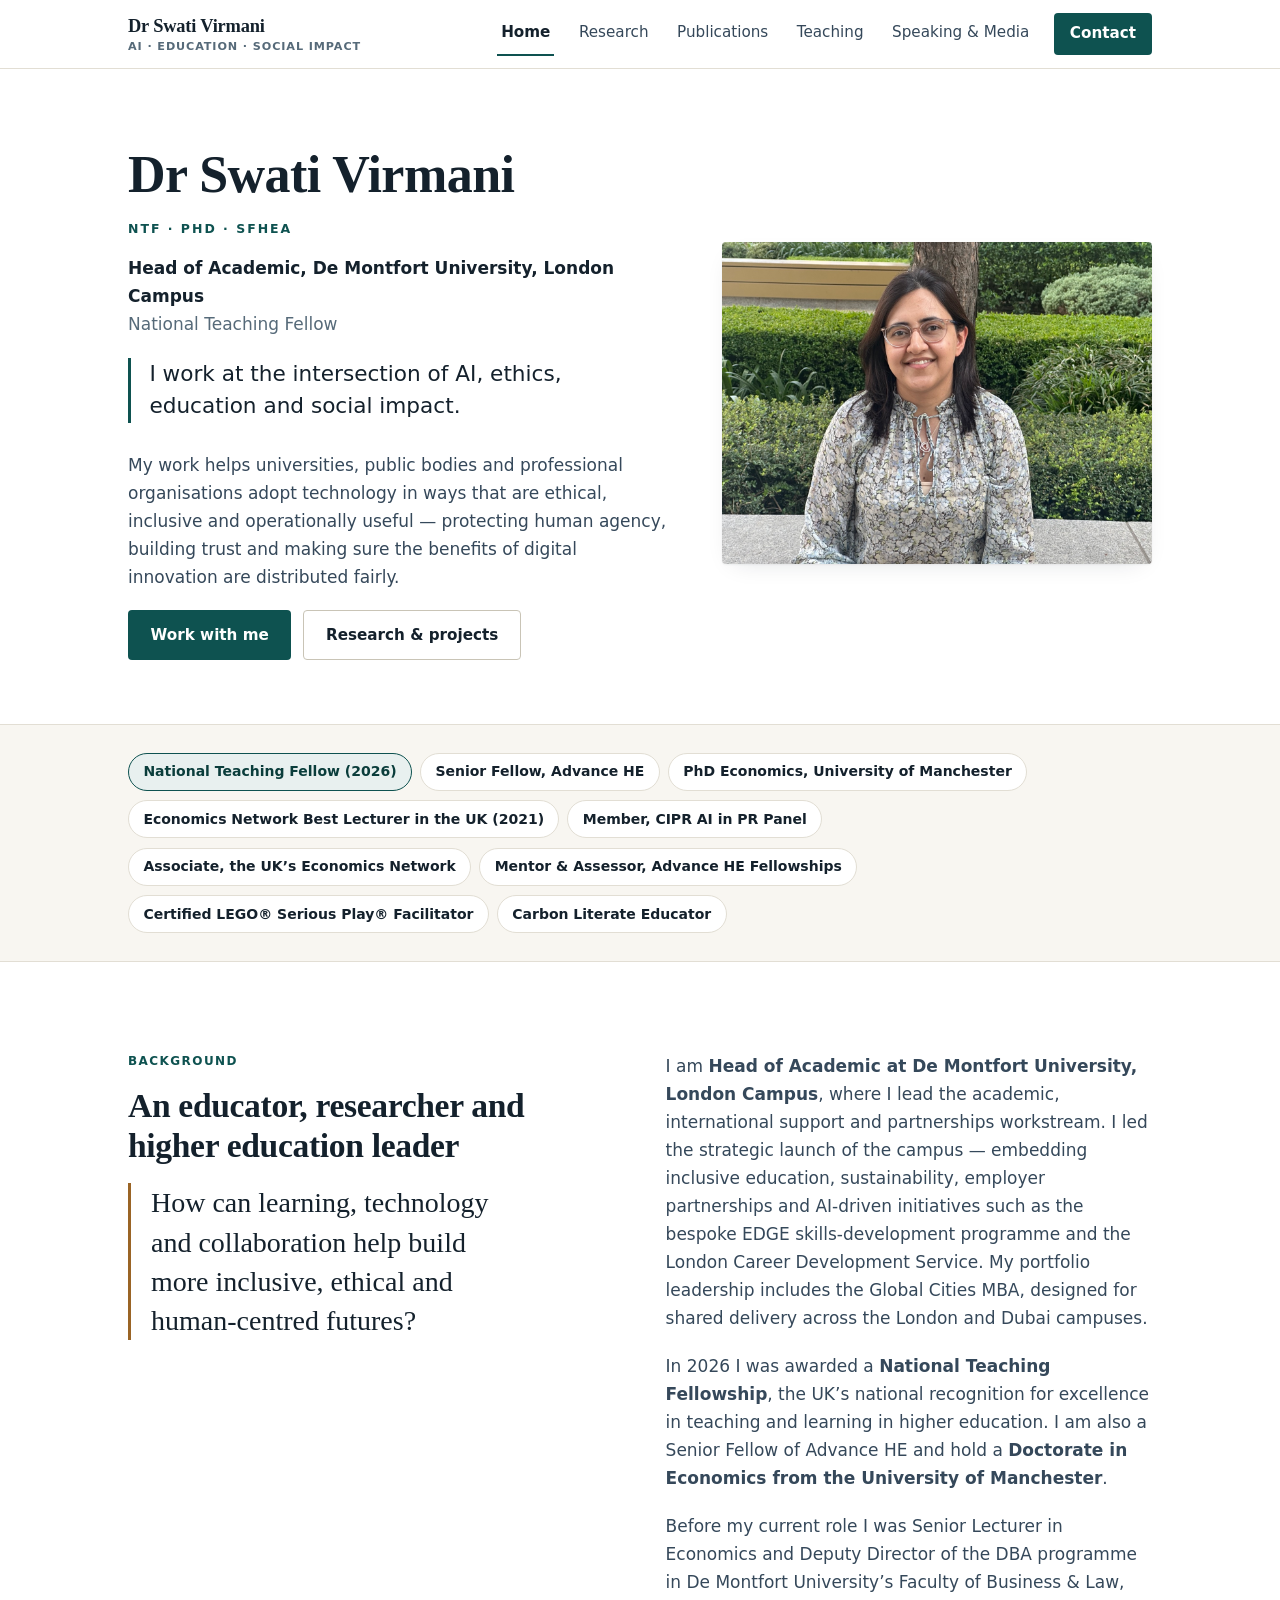
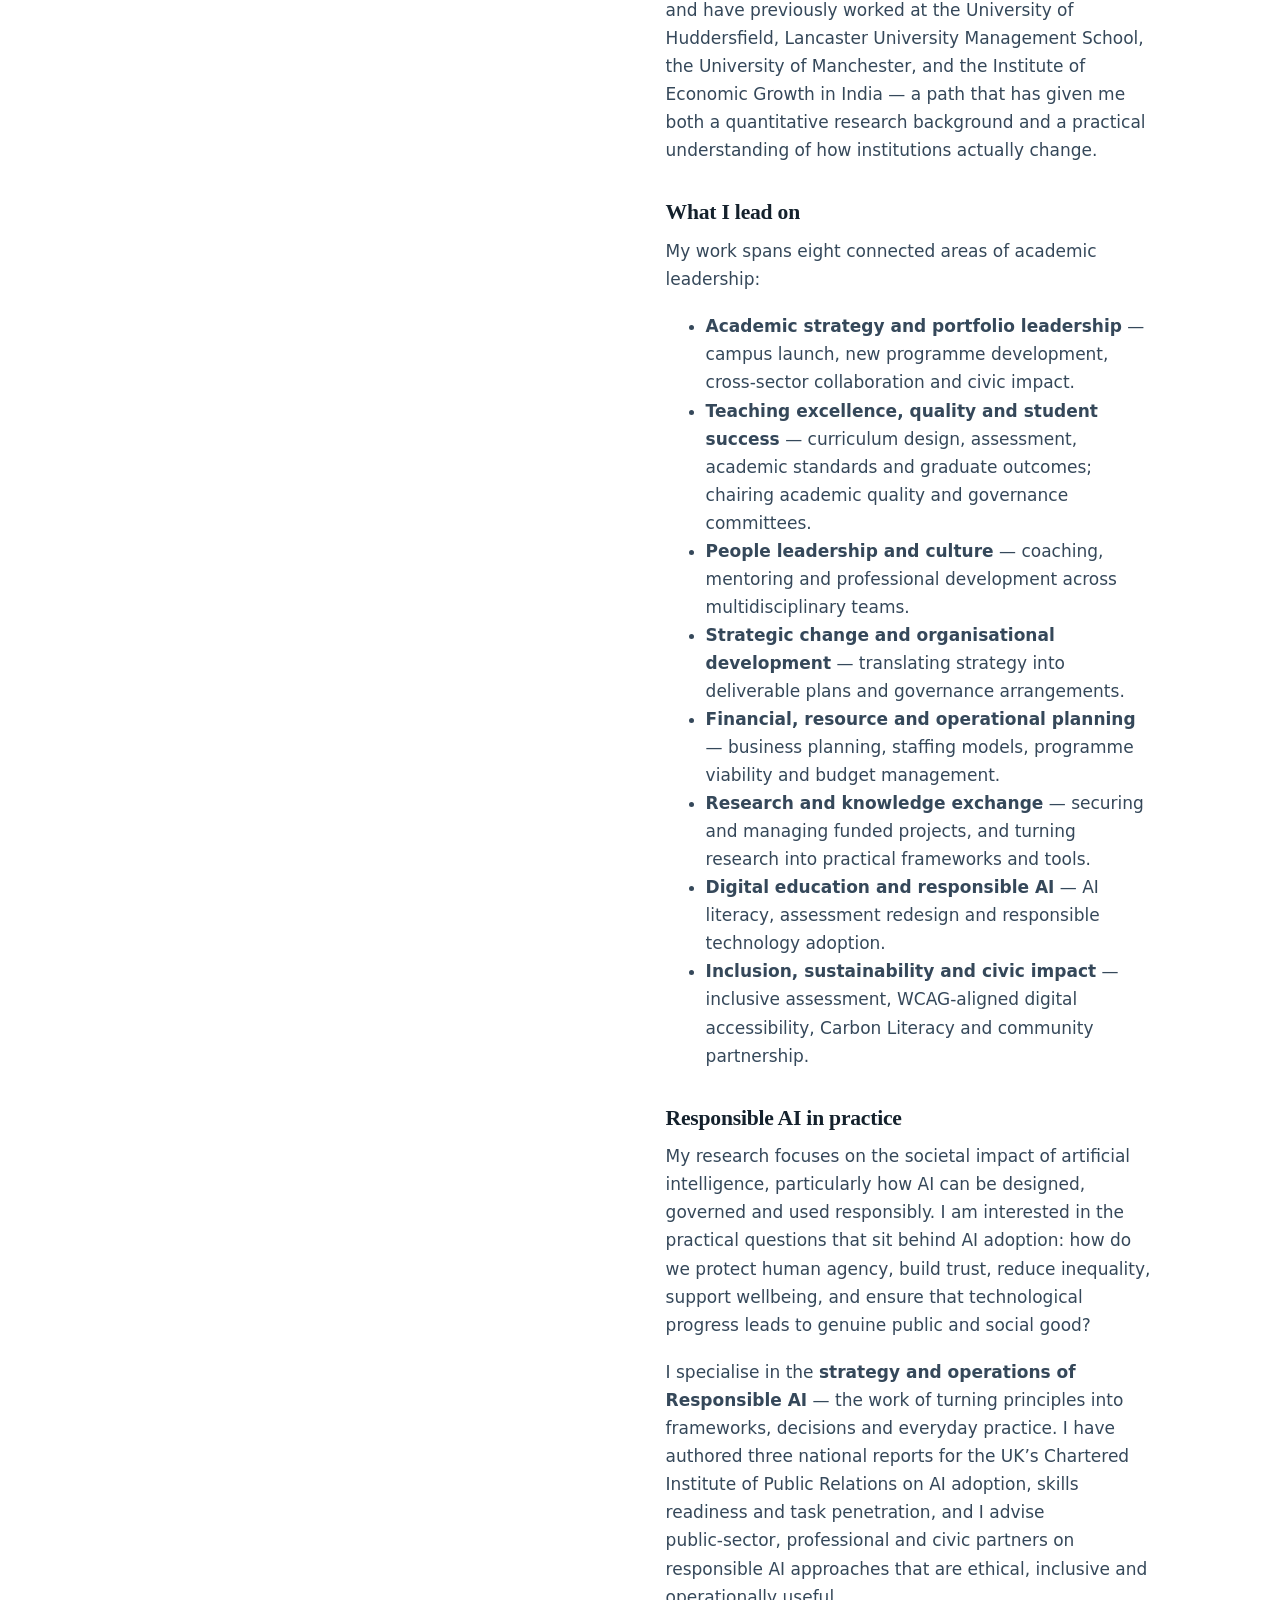
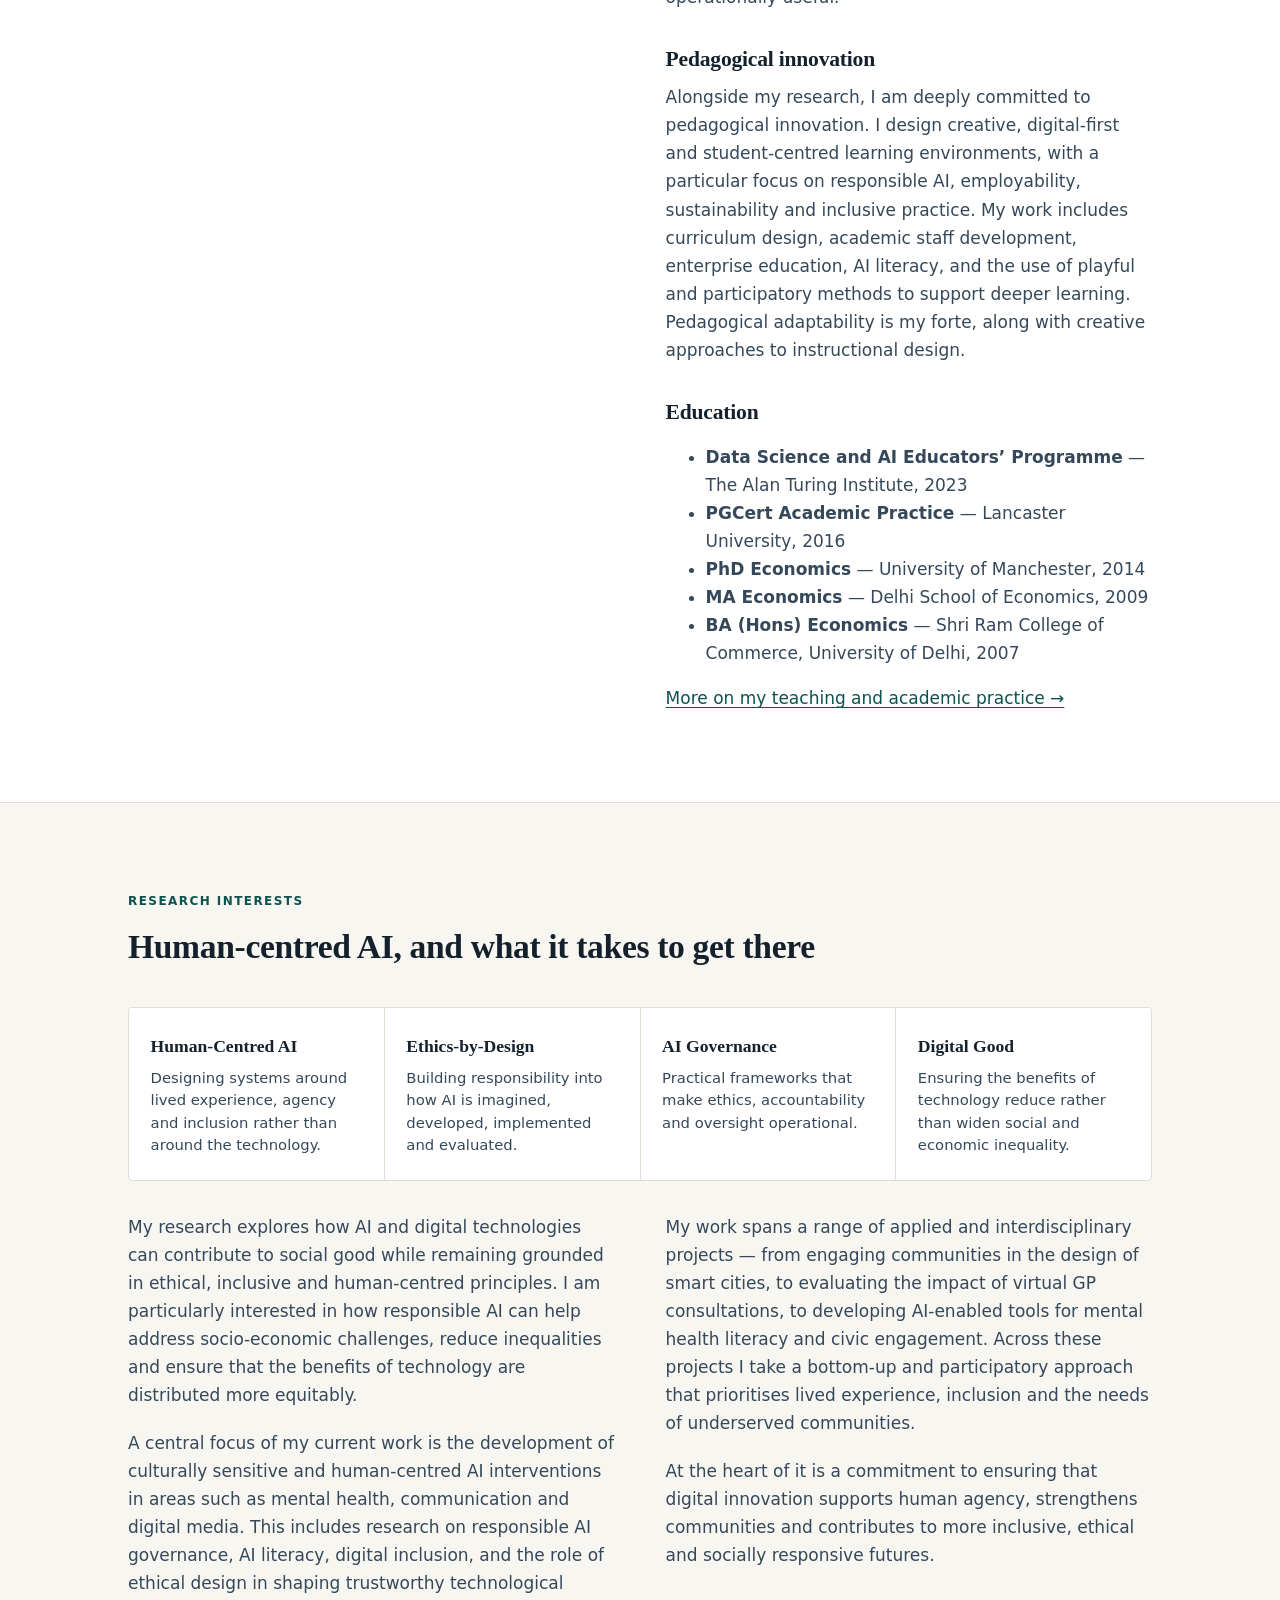
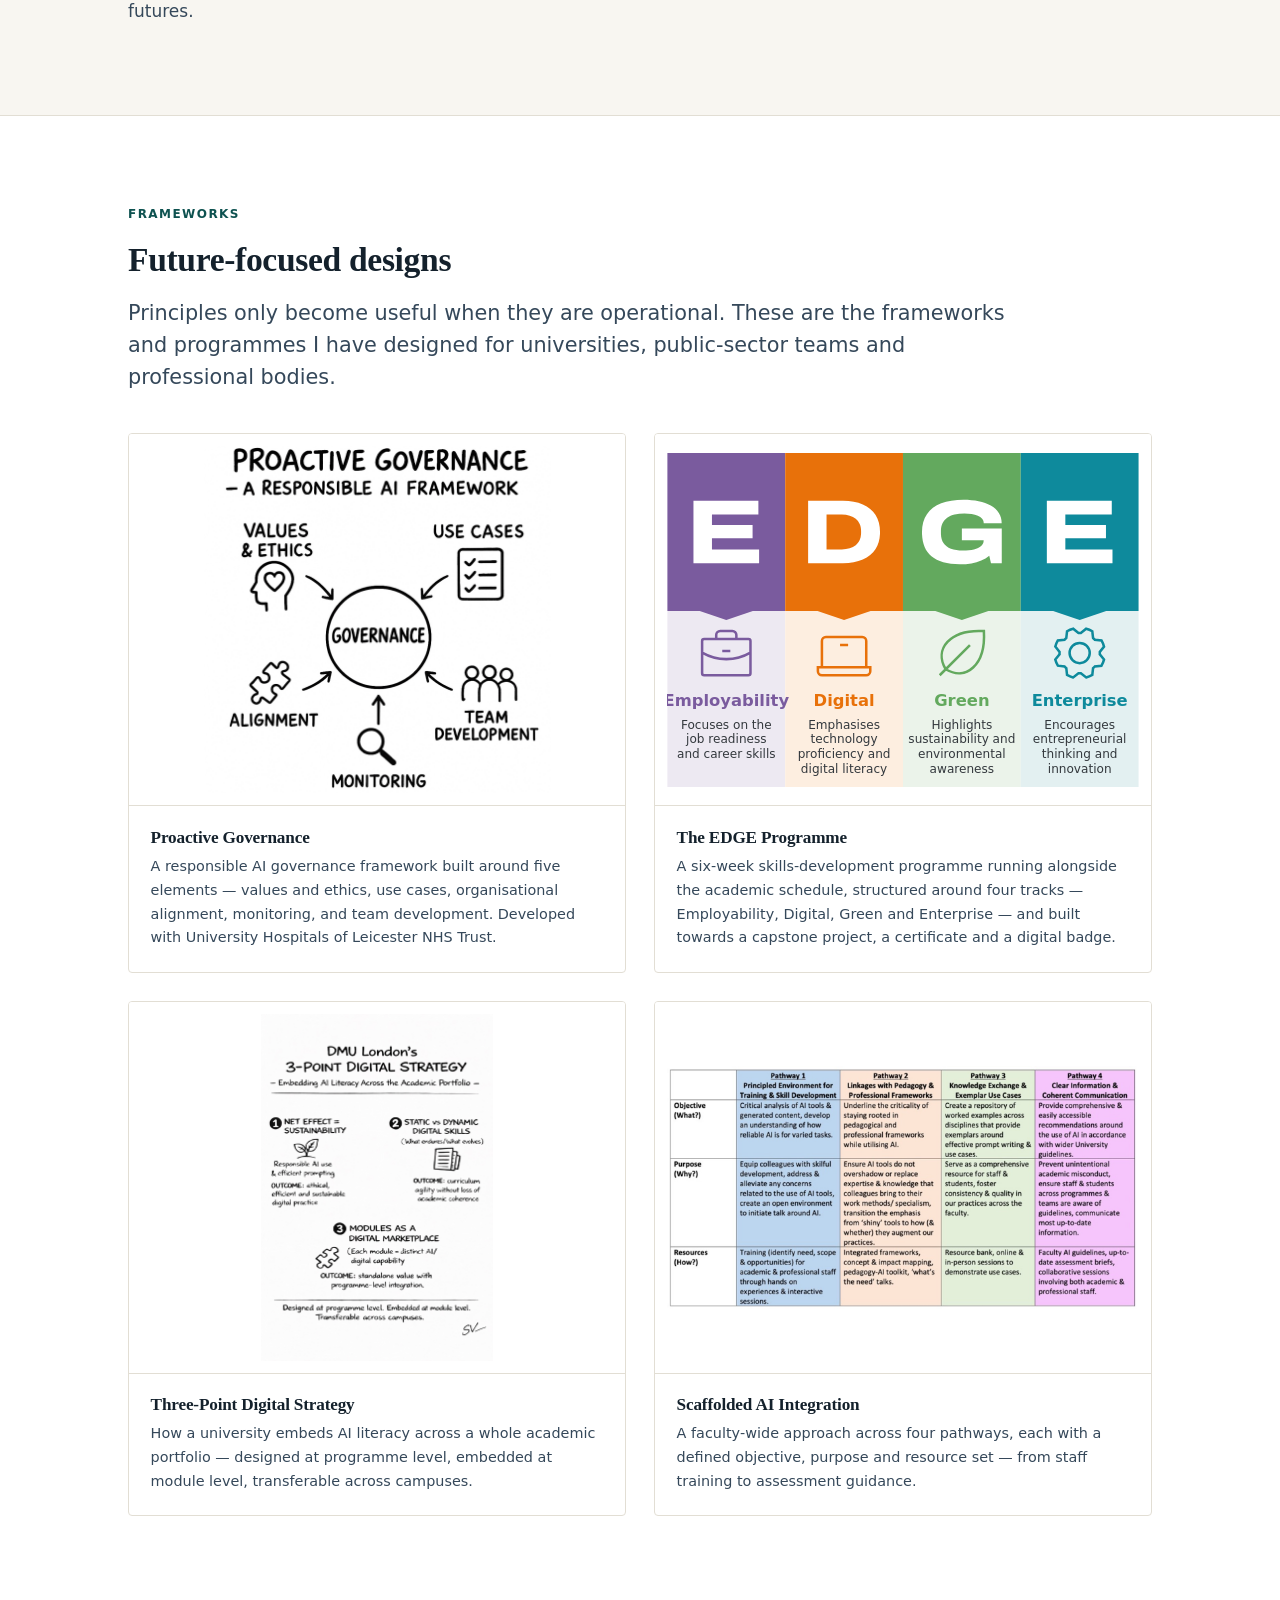
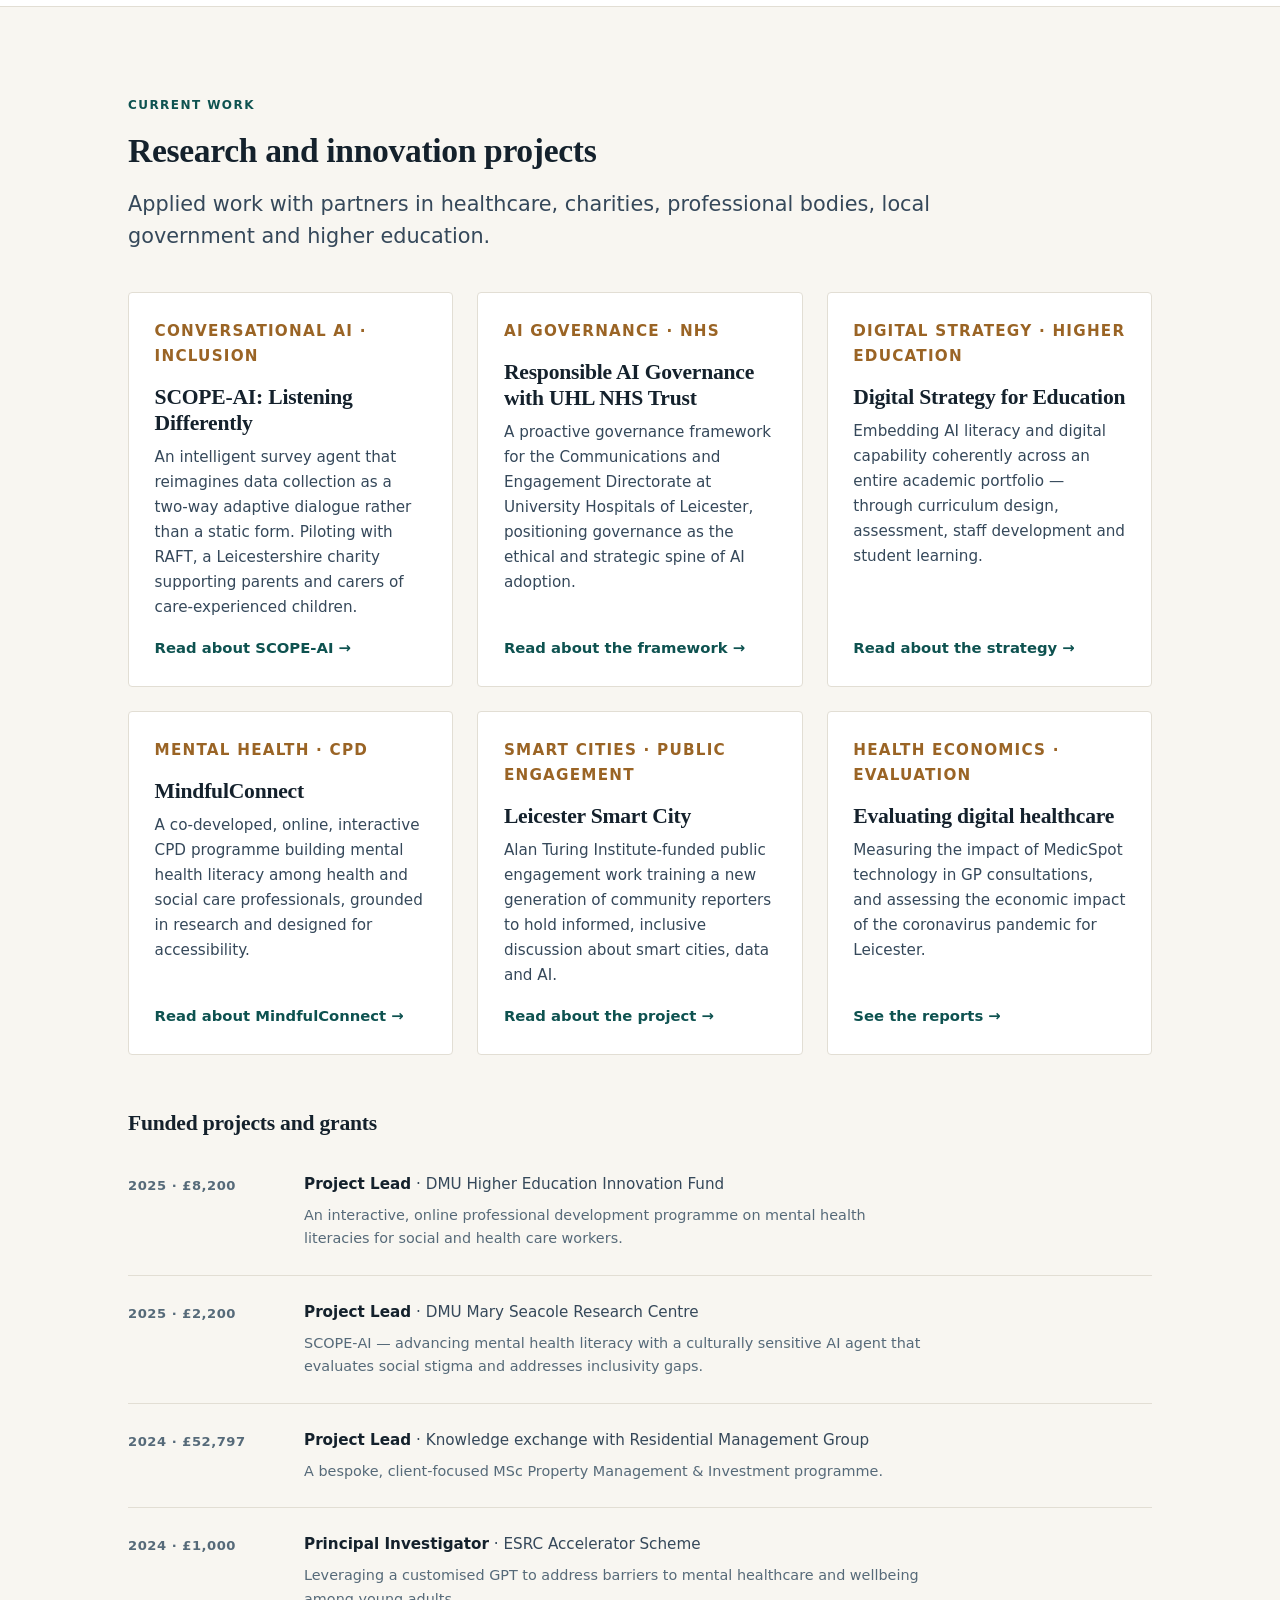
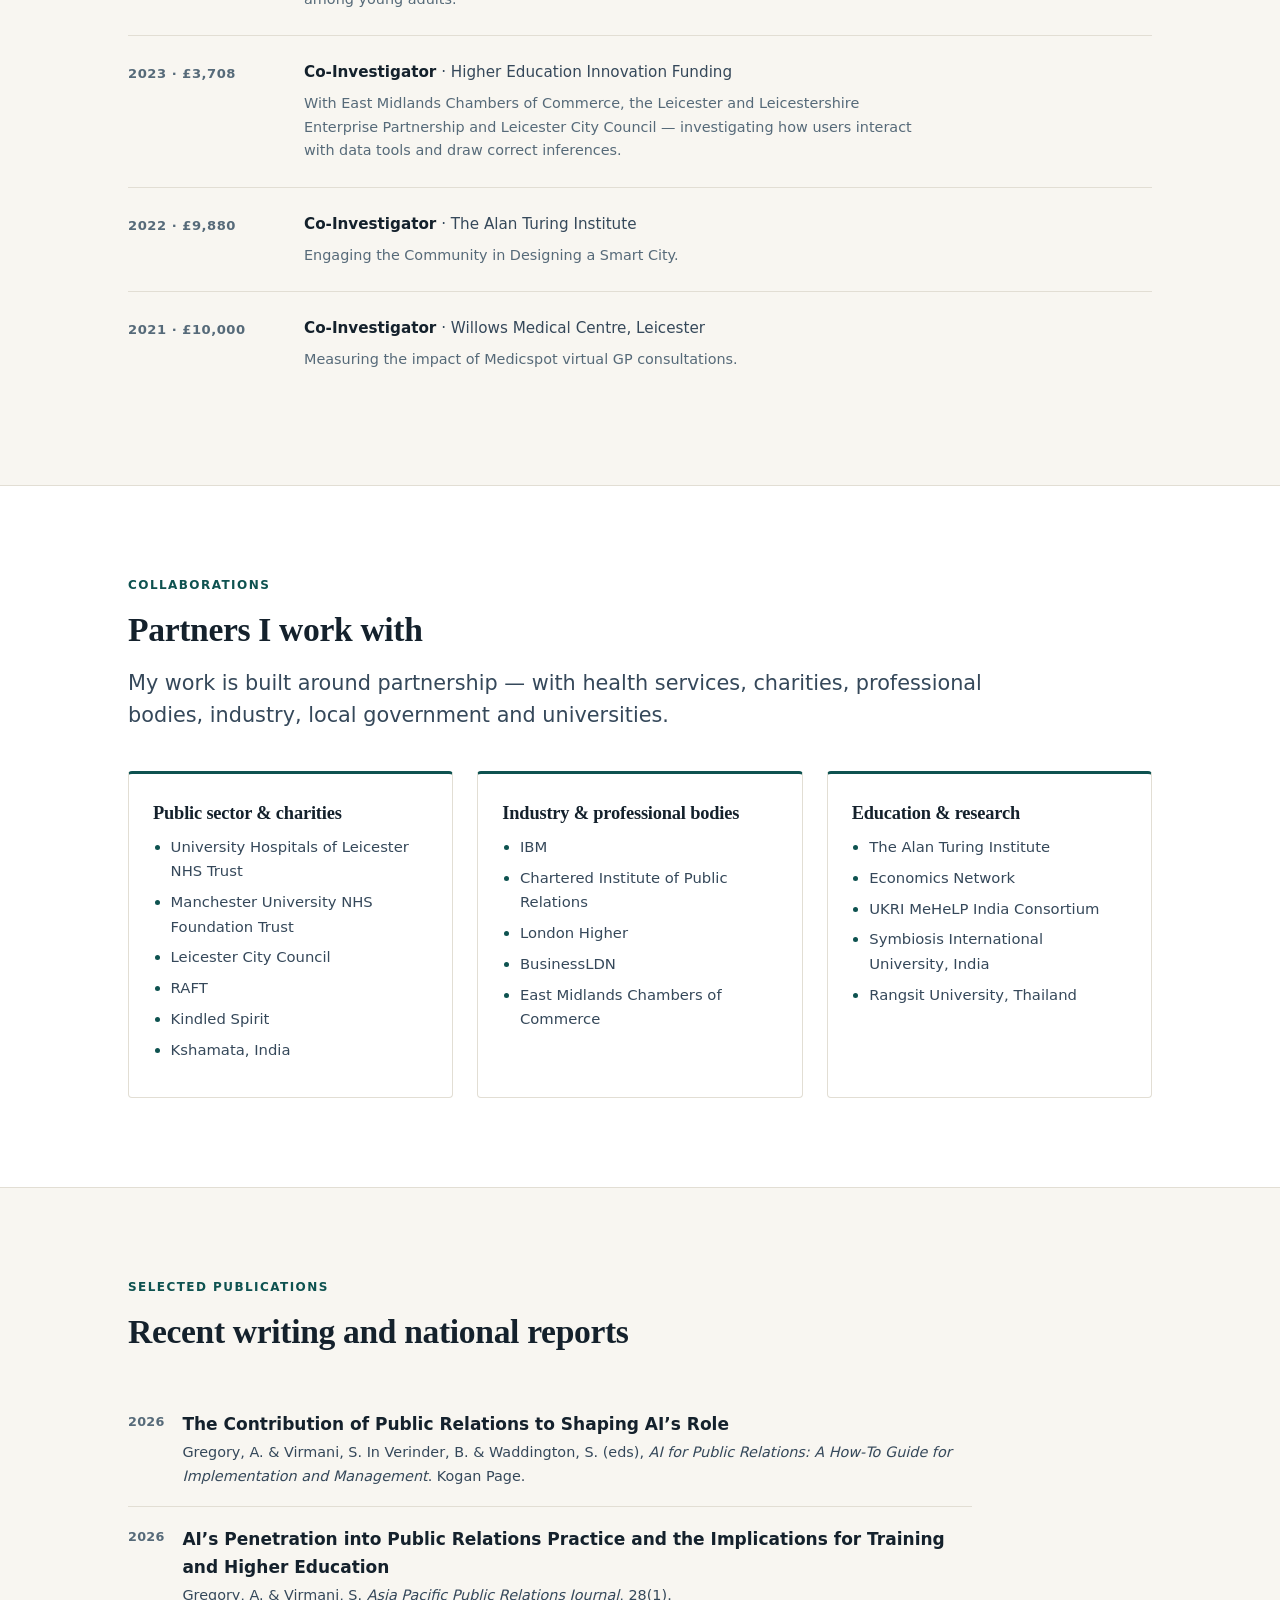
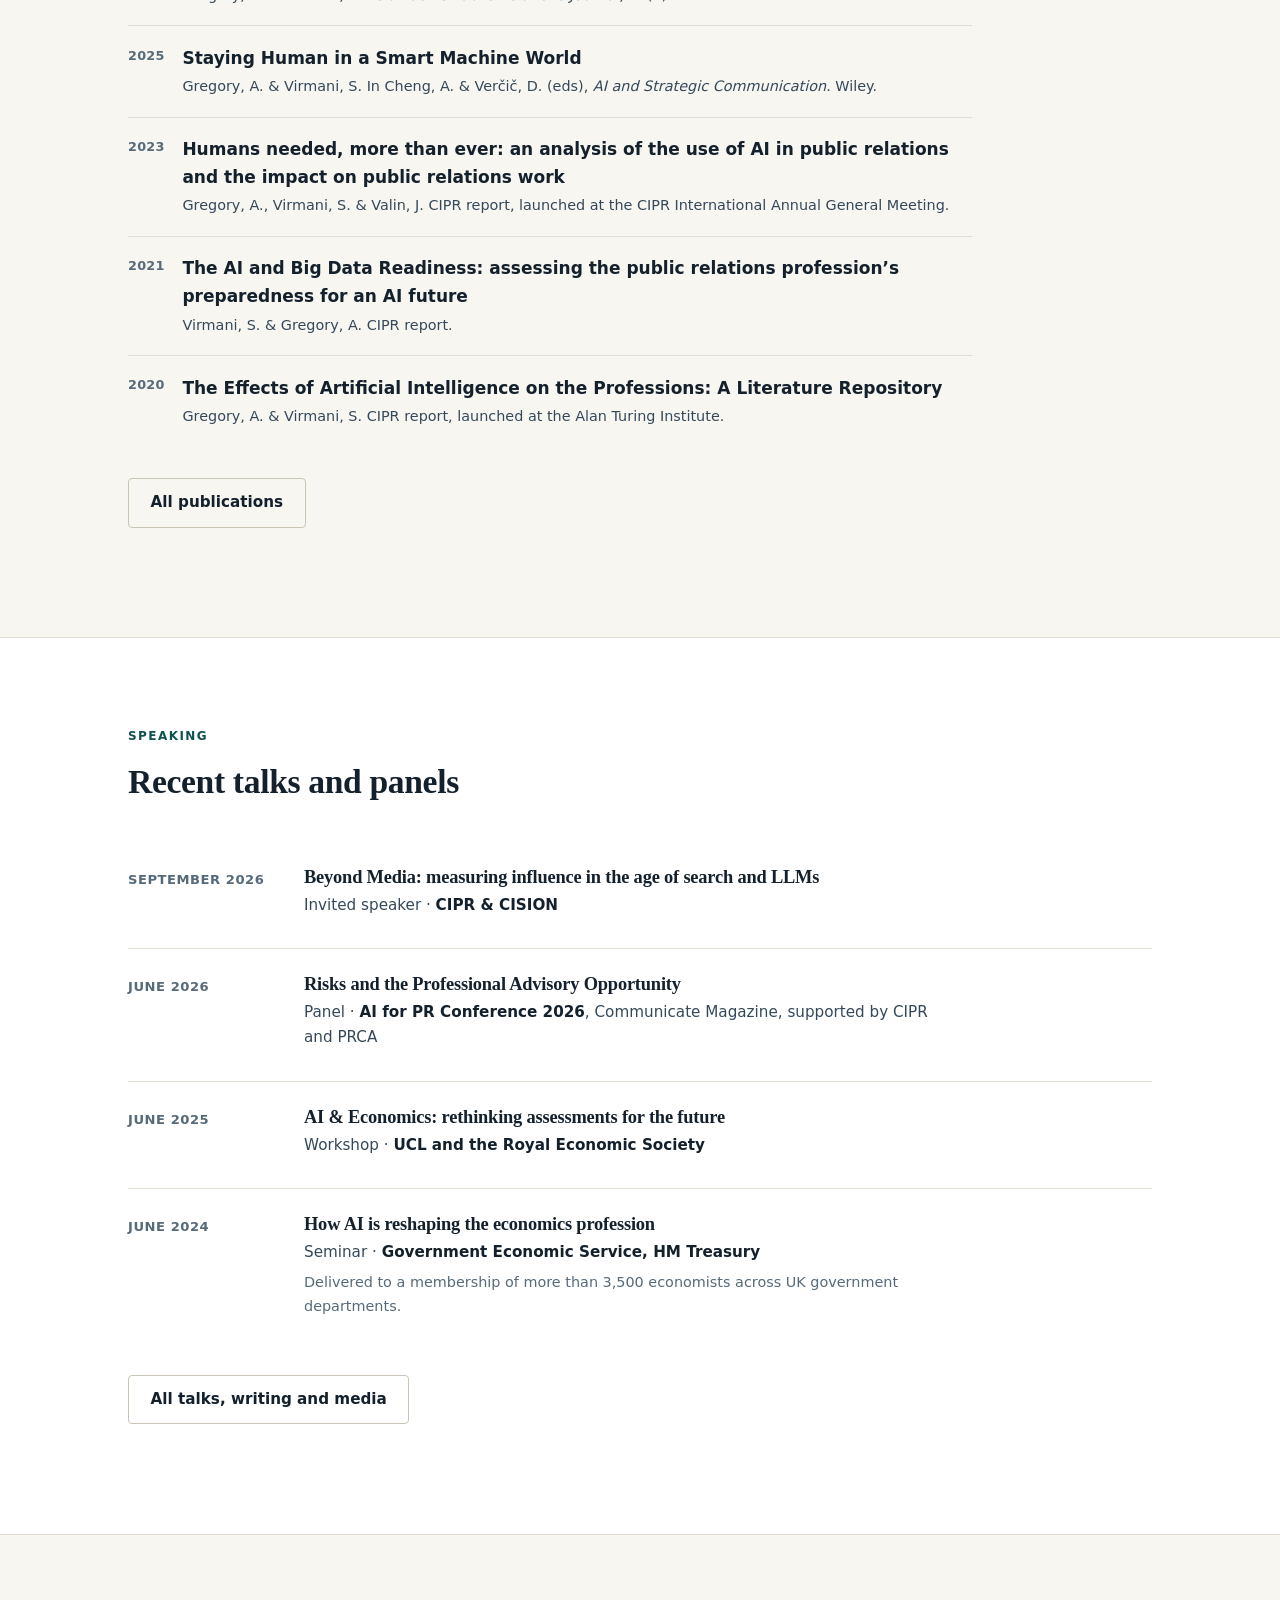
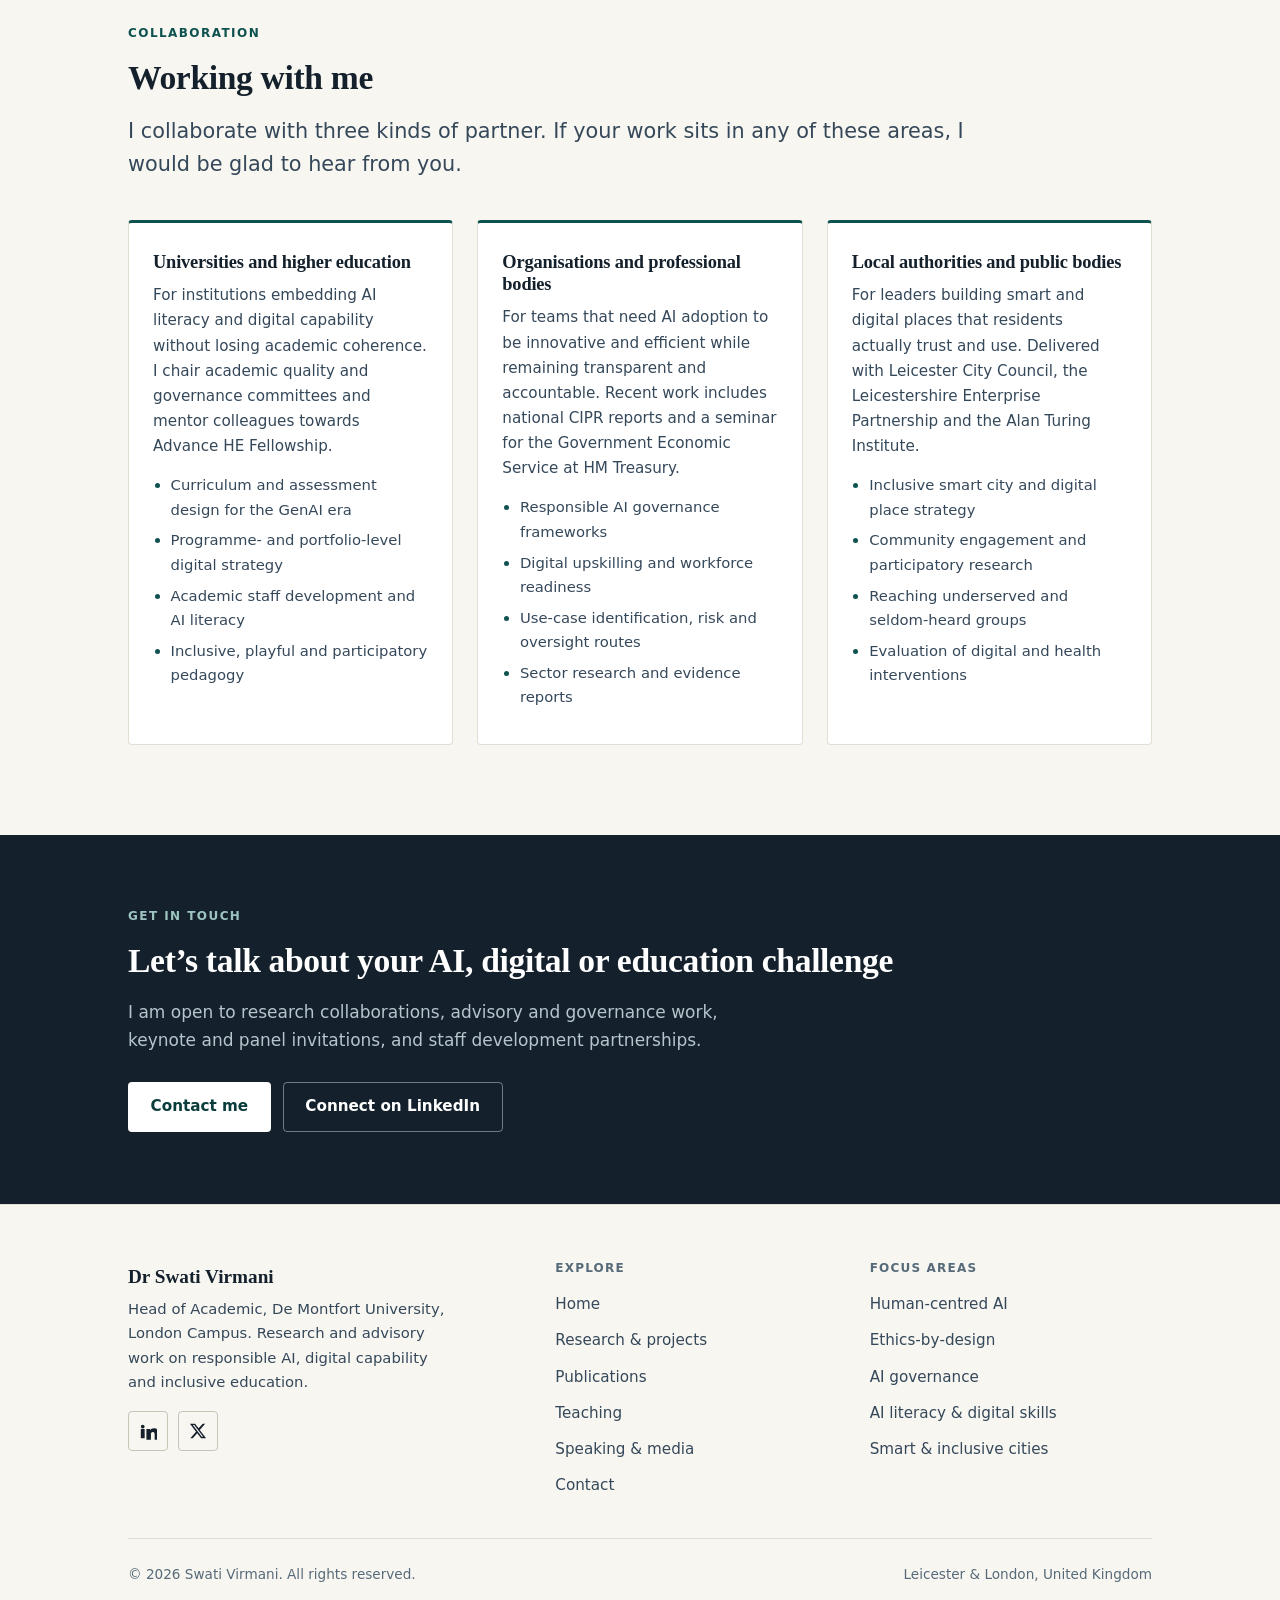
<file: index.html>
<!DOCTYPE html>
<html lang="en-GB">
<head>
<meta charset="utf-8">
<meta name="viewport" content="width=device-width, initial-scale=1">
<title>Dr Swati Virmani NTF — Responsible AI, Education and Social Impact</title>
<meta name="description" content="Dr Swati Virmani is a National Teaching Fellow and Head of Academic at De Montfort University, London Campus. She researches and advises on responsible AI, AI governance, digital capability and inclusive education for universities, public bodies and professional organisations.">
<link rel="canonical" href="https://swativirmani.co.uk/">
<meta property="og:type" content="profile">
<meta property="og:title" content="Dr Swati Virmani — Responsible AI, Education and Social Impact">
<meta property="og:description" content="National Teaching Fellow and Head of Academic at De Montfort University, London Campus. Research and advisory work on responsible AI, AI governance, digital capability and inclusive education.">
<meta property="og:image" content="assets/img/portrait.jpg">
<meta name="twitter:card" content="summary_large_image">
<link rel="icon" href="assets/img/favicon.svg">
<link rel="stylesheet" href="assets/css/style.css">
<script>
/* Old WordPress menu used ?page_id= permalinks. A static host can't match a
   query string, so those requests land here on the homepage — forward them.
   Runs before paint so there is no visible flash of the wrong page. */
(function () {
  var map = { 67: "/publications.html", 84: "/research.html",
              101: "/teaching.html",    137: "/speaking.html" };
  var id = new URLSearchParams(location.search).get("page_id");
  if (id && map[id]) location.replace(map[id]);
})();
</script>

</head>
<body>

<a class="skip-link" href="#main">Skip to content</a>

<header class="site-header">
  <div class="wrap site-header__inner">
    <a class="brand" href="index.html">Dr Swati Virmani<span>AI &middot; Education &middot; Social Impact</span></a>
    <button class="nav-toggle" type="button" aria-expanded="false" aria-controls="primary-nav" aria-label="Open menu">
      <svg class="icon-open" viewBox="0 0 24 24" fill="none" stroke="currentColor" stroke-width="2" aria-hidden="true"><path d="M3 6h18M3 12h18M3 18h18"/></svg>
      <svg class="icon-close" viewBox="0 0 24 24" fill="none" stroke="currentColor" stroke-width="2" aria-hidden="true"><path d="M6 6l12 12M18 6L6 18"/></svg>
    </button>
    <nav class="nav" id="primary-nav" aria-label="Primary">
      <ul>
        <li><a href="index.html" aria-current="page">Home</a></li>
        <li><a href="research.html">Research</a></li>
        <li><a href="publications.html">Publications</a></li>
        <li><a href="teaching.html">Teaching</a></li>
        <li><a href="speaking.html">Speaking &amp; Media</a></li>
        <li><a class="nav__cta" href="contact.html">Contact</a></li>
      </ul>
    </nav>
  </div>
</header>

<main id="main">

  <!-- ── Hero ────────────────────────────────────────────────────────── -->
  <section class="hero">
    <div class="wrap hero__grid">
      <div>
        <h1>Dr Swati Virmani</h1>
        <p class="hero__postnominals">NTF &middot; PhD &middot; SFHEA</p>
        <p class="hero__role">Head of Academic, De Montfort University, London Campus<em><br>National Teaching Fellow</em></p>
        <p class="hero__statement">I work at the intersection of AI, ethics, education and social impact.</p>
        <p>My work helps universities, public bodies and professional organisations adopt technology in ways that are ethical, inclusive and operationally useful &mdash; protecting human agency, building trust and making sure the benefits of digital innovation are distributed fairly.</p>
        <div class="hero__actions">
          <a class="btn btn--primary" href="contact.html">Work with me</a>
          <a class="btn btn--ghost" href="research.html">Research &amp; projects</a>
        </div>
      </div>
      <div class="hero__portrait">
        <img fetchpriority="high" decoding="async" src="assets/img/portrait.jpg" width="1320" height="990"
             alt="Dr Swati Virmani seated outdoors in front of a clipped hedge and a tree, smiling towards the camera.">
      </div>
    </div>
  </section>

  <!-- ── Credentials ─────────────────────────────────────────────────── -->
  <section class="credentials" aria-label="Credentials and recognition">
    <div class="wrap">
      <ul>
        <li><strong>National Teaching Fellow (2026)</strong></li>
        <li>Senior Fellow, Advance HE</li>
        <li>PhD Economics, University of Manchester</li>
        <li>Economics Network Best Lecturer in the UK (2021)</li>
        <li>Member, CIPR AI in PR Panel</li>
        <li>Associate, the UK&rsquo;s Economics Network</li>
        <li>Mentor &amp; Assessor, Advance HE Fellowships</li>
        <li>Certified LEGO&reg; Serious Play&reg; Facilitator</li>
        <li>Carbon Literate Educator</li>
      </ul>
    </div>
  </section>

  <!-- ── Background ──────────────────────────────────────────────────── -->
  <section class="section" id="about">
    <div class="wrap two-col">
      <div class="side-head">
        <span class="eyebrow">Background</span>
        <h2>An educator, researcher and higher education leader</h2>
        <p class="pull">How can learning, technology and collaboration help build more inclusive, ethical and human&#8209;centred futures?</p>
      </div>
      <div class="prose">
        <p>I am <strong>Head of Academic at De Montfort University, London Campus</strong>, where I lead the academic, international support and partnerships workstream. I led the strategic launch of the campus &mdash; embedding inclusive education, sustainability, employer partnerships and AI&#8209;driven initiatives such as the bespoke EDGE skills&#8209;development programme and the London Career Development Service. My portfolio leadership includes the Global Cities MBA, designed for shared delivery across the London and Dubai campuses.</p>

        <p>In 2026 I was awarded a <strong>National Teaching Fellowship</strong>, the UK&rsquo;s national recognition for excellence in teaching and learning in higher education. I am also a Senior Fellow of Advance HE and hold a <strong>Doctorate in Economics from the University of Manchester</strong>.</p>

        <p>Before my current role I was Senior Lecturer in Economics and Deputy Director of the DBA programme in De Montfort University&rsquo;s Faculty of Business &amp; Law, and have previously worked at the University of Huddersfield, Lancaster University Management School, the University of Manchester, and the Institute of Economic Growth in India &mdash; a path that has given me both a quantitative research background and a practical understanding of how institutions actually change.</p>

        <h3>What I lead on</h3>
        <p>My work spans eight connected areas of academic leadership:</p>
        <ul>
          <li><strong>Academic strategy and portfolio leadership</strong> &mdash; campus launch, new programme development, cross&#8209;sector collaboration and civic impact.</li>
          <li><strong>Teaching excellence, quality and student success</strong> &mdash; curriculum design, assessment, academic standards and graduate outcomes; chairing academic quality and governance committees.</li>
          <li><strong>People leadership and culture</strong> &mdash; coaching, mentoring and professional development across multidisciplinary teams.</li>
          <li><strong>Strategic change and organisational development</strong> &mdash; translating strategy into deliverable plans and governance arrangements.</li>
          <li><strong>Financial, resource and operational planning</strong> &mdash; business planning, staffing models, programme viability and budget management.</li>
          <li><strong>Research and knowledge exchange</strong> &mdash; securing and managing funded projects, and turning research into practical frameworks and tools.</li>
          <li><strong>Digital education and responsible AI</strong> &mdash; AI literacy, assessment redesign and responsible technology adoption.</li>
          <li><strong>Inclusion, sustainability and civic impact</strong> &mdash; inclusive assessment, WCAG&#8209;aligned digital accessibility, Carbon Literacy and community partnership.</li>
        </ul>

        <h3>Responsible AI in practice</h3>
        <p>My research focuses on the societal impact of artificial intelligence, particularly how AI can be designed, governed and used responsibly. I am interested in the practical questions that sit behind AI adoption: how do we protect human agency, build trust, reduce inequality, support wellbeing, and ensure that technological progress leads to genuine public and social good?</p>
        <p>I specialise in the <strong>strategy and operations of Responsible AI</strong> &mdash; the work of turning principles into frameworks, decisions and everyday practice. I have authored three national reports for the UK&rsquo;s Chartered Institute of Public Relations on AI adoption, skills readiness and task penetration, and I advise public&#8209;sector, professional and civic partners on responsible AI approaches that are ethical, inclusive and operationally useful.</p>

        <h3>Pedagogical innovation</h3>
        <p>Alongside my research, I am deeply committed to pedagogical innovation. I design creative, digital&#8209;first and student&#8209;centred learning environments, with a particular focus on responsible AI, employability, sustainability and inclusive practice. My work includes curriculum design, academic staff development, enterprise education, AI literacy, and the use of playful and participatory methods to support deeper learning. Pedagogical adaptability is my forte, along with creative approaches to instructional design.</p>

        <h3>Education</h3>
        <ul>
          <li><strong>Data Science and AI Educators&rsquo; Programme</strong> &mdash; The Alan Turing Institute, 2023</li>
          <li><strong>PGCert Academic Practice</strong> &mdash; Lancaster University, 2016</li>
          <li><strong>PhD Economics</strong> &mdash; University of Manchester, 2014</li>
          <li><strong>MA Economics</strong> &mdash; Delhi School of Economics, 2009</li>
          <li><strong>BA (Hons) Economics</strong> &mdash; Shri Ram College of Commerce, University of Delhi, 2007</li>
        </ul>

        <p><a href="teaching.html">More on my teaching and academic practice &rarr;</a></p>
      </div>
    </div>
  </section>

  <!-- ── Research interests ──────────────────────────────────────────── -->
  <section class="section section--warm" id="research-interests">
    <div class="wrap">
      <div class="section-head">
        <span class="eyebrow">Research interests</span>
        <h2>Human&#8209;centred AI, and what it takes to get there</h2>
      </div>

      <ul class="themes">
        <li><strong>Human-Centred AI</strong><span>Designing systems around lived experience, agency and inclusion rather than around the technology.</span></li>
        <li><strong>Ethics-by-Design</strong><span>Building responsibility into how AI is imagined, developed, implemented and evaluated.</span></li>
        <li><strong>AI Governance</strong><span>Practical frameworks that make ethics, accountability and oversight operational.</span></li>
        <li><strong>Digital Good</strong><span>Ensuring the benefits of technology reduce rather than widen social and economic inequality.</span></li>
      </ul>

      <div class="two-col">
        <div class="prose">
          <p>My research explores how AI and digital technologies can contribute to social good while remaining grounded in ethical, inclusive and human&#8209;centred principles. I am particularly interested in how responsible AI can help address socio&#8209;economic challenges, reduce inequalities and ensure that the benefits of technology are distributed more equitably.</p>
          <p>A central focus of my current work is the development of culturally sensitive and human&#8209;centred AI interventions in areas such as mental health, communication and digital media. This includes research on responsible AI governance, AI literacy, digital inclusion, and the role of ethical design in shaping trustworthy technological futures.</p>
        </div>
        <div class="prose">
          <p>My work spans a range of applied and interdisciplinary projects &mdash; from engaging communities in the design of smart cities, to evaluating the impact of virtual GP consultations, to developing AI&#8209;enabled tools for mental health literacy and civic engagement. Across these projects I take a bottom&#8209;up and participatory approach that prioritises lived experience, inclusion and the needs of underserved communities.</p>
          <p>At the heart of it is a commitment to ensuring that digital innovation supports human agency, strengthens communities and contributes to more inclusive, ethical and socially responsive futures.</p>
        </div>
      </div>
    </div>
  </section>

  <!-- ── Frameworks ──────────────────────────────────────────────────── -->
  <section class="section" id="frameworks">
    <div class="wrap">
      <div class="section-head">
        <span class="eyebrow">Frameworks</span>
        <h2>Future&#8209;focused designs</h2>
        <p class="lede">Principles only become useful when they are operational. These are the frameworks and programmes I have designed for universities, public&#8209;sector teams and professional bodies.</p>
      </div>

      <div class="frameworks">
        <article class="framework">
          <img loading="lazy" decoding="async" src="assets/img/proactive-governance.jpg" width="1400" height="1400"
               alt="Diagram titled 'Proactive Governance – A Responsible AI Framework'. Five elements point inwards to a central circle marked Governance: Values &amp; Ethics, Use Cases, Alignment, Monitoring, and Team Development.">
          <div class="framework__body">
            <h3>Proactive Governance</h3>
            <p>A responsible AI governance framework built around five elements &mdash; values and ethics, use cases, organisational alignment, monitoring, and team development. Developed with University Hospitals of Leicester NHS Trust.</p>
          </div>
        </article>

        <article class="framework">
          <img loading="lazy" decoding="async" src="assets/img/edge-programme.svg" width="374" height="265"
               alt="The EDGE programme mark: four coloured panels spelling E, D, G, E, one for each development track. Employability, in purple with a briefcase icon, focuses on job readiness and career skills. Digital, in orange with a laptop icon, emphasises technology proficiency and digital literacy. Green, in green with a leaf icon, highlights sustainability and environmental awareness. Enterprise, in teal with a cog icon, encourages entrepreneurial thinking and innovation.">
          <div class="framework__body">
            <h3>The EDGE Programme</h3>
            <p>A six&#8209;week skills&#8209;development programme running alongside the academic schedule, structured around four tracks &mdash; Employability, Digital, Green and Enterprise &mdash; and built towards a capstone project, a certificate and a digital badge.</p>
          </div>
        </article>

        <article class="framework">
          <img loading="lazy" decoding="async" src="assets/img/digital-strategy.jpg" width="933" height="1400"
               alt="Hand-lettered poster titled 'DMU London's 3-Point Digital Strategy — Embedding AI Literacy Across the Academic Portfolio', setting out three points: Net Effect equals Sustainability; Static versus Dynamic Digital Skills; and Modules as a Digital Marketplace.">
          <div class="framework__body">
            <h3>Three&#8209;Point Digital Strategy</h3>
            <p>How a university embeds AI literacy across a whole academic portfolio &mdash; designed at programme level, embedded at module level, transferable across campuses.</p>
          </div>
        </article>

        <article class="framework">
          <img loading="lazy" decoding="async" src="assets/img/scaffolded-ai-approach.jpg" width="1400" height="720"
               alt="Table setting out a faculty-wide scaffolded approach to AI across four pathways: principled environment for training and skill development; linkages with pedagogy and professional frameworks; knowledge exchange and exemplar use cases; and clear information and coherent communication. Each pathway has an objective, purpose and set of resources.">
          <div class="framework__body">
            <h3>Scaffolded AI Integration</h3>
            <p>A faculty&#8209;wide approach across four pathways, each with a defined objective, purpose and resource set &mdash; from staff training to assessment guidance.</p>
          </div>
        </article>
      </div>
    </div>
  </section>

  <!-- ── Projects ────────────────────────────────────────────────────── -->
  <section class="section section--warm" id="projects">
    <div class="wrap">
      <div class="section-head">
        <span class="eyebrow">Current work</span>
        <h2>Research and innovation projects</h2>
        <p class="lede">Applied work with partners in healthcare, charities, professional bodies, local government and higher education.</p>
      </div>

      <div class="card-grid">
        <article class="card">
          <p class="card__meta">Conversational AI &middot; Inclusion</p>
          <h3>SCOPE&#8209;AI: Listening Differently</h3>
          <p>An intelligent survey agent that reimagines data collection as a two&#8209;way adaptive dialogue rather than a static form. Piloting with RAFT, a Leicestershire charity supporting parents and carers of care&#8209;experienced children.</p>
          <a class="card__link" href="research.html#scope-ai">Read about SCOPE&#8209;AI</a>
        </article>

        <article class="card">
          <p class="card__meta">AI governance &middot; NHS</p>
          <h3>Responsible AI Governance with UHL NHS Trust</h3>
          <p>A proactive governance framework for the Communications and Engagement Directorate at University Hospitals of Leicester, positioning governance as the ethical and strategic spine of AI adoption.</p>
          <a class="card__link" href="research.html#ai-governance">Read about the framework</a>
        </article>

        <article class="card">
          <p class="card__meta">Digital strategy &middot; Higher education</p>
          <h3>Digital Strategy for Education</h3>
          <p>Embedding AI literacy and digital capability coherently across an entire academic portfolio &mdash; through curriculum design, assessment, staff development and student learning.</p>
          <a class="card__link" href="research.html#digital-strategy">Read about the strategy</a>
        </article>

        <article class="card">
          <p class="card__meta">Mental health &middot; CPD</p>
          <h3>MindfulConnect</h3>
          <p>A co&#8209;developed, online, interactive CPD programme building mental health literacy among health and social care professionals, grounded in research and designed for accessibility.</p>
          <a class="card__link" href="research.html#mindfulconnect">Read about MindfulConnect</a>
        </article>

        <article class="card">
          <p class="card__meta">Smart cities &middot; Public engagement</p>
          <h3>Leicester Smart City</h3>
          <p>Alan Turing Institute&#8209;funded public engagement work training a new generation of community reporters to hold informed, inclusive discussion about smart cities, data and AI.</p>
          <a class="card__link" href="research.html#smart-city">Read about the project</a>
        </article>

        <article class="card">
          <p class="card__meta">Health economics &middot; Evaluation</p>
          <h3>Evaluating digital healthcare</h3>
          <p>Measuring the impact of MedicSpot technology in GP consultations, and assessing the economic impact of the coronavirus pandemic for Leicester.</p>
          <a class="card__link" href="publications.html#reports">See the reports</a>
        </article>
      </div>

      <div id="funding" style="margin-top:3.5rem">
        <h3>Funded projects and grants</h3>
        <ul class="entry-list">
          <li class="entry">
            <div class="entry__date">2025 &middot; &pound;8,200</div>
            <div>
              <p class="entry__host"><strong>Project Lead</strong> &middot; DMU Higher Education Innovation Fund</p>
              <p class="entry__note">An interactive, online professional development programme on mental health literacies for social and health care workers.</p>
            </div>
          </li>
          <li class="entry">
            <div class="entry__date">2025 &middot; &pound;2,200</div>
            <div>
              <p class="entry__host"><strong>Project Lead</strong> &middot; DMU Mary Seacole Research Centre</p>
              <p class="entry__note">SCOPE&#8209;AI &mdash; advancing mental health literacy with a culturally sensitive AI agent that evaluates social stigma and addresses inclusivity gaps.</p>
            </div>
          </li>
          <li class="entry">
            <div class="entry__date">2024 &middot; &pound;52,797</div>
            <div>
              <p class="entry__host"><strong>Project Lead</strong> &middot; Knowledge exchange with Residential Management Group</p>
              <p class="entry__note">A bespoke, client&#8209;focused MSc Property Management &amp; Investment programme.</p>
            </div>
          </li>
          <li class="entry">
            <div class="entry__date">2024 &middot; &pound;1,000</div>
            <div>
              <p class="entry__host"><strong>Principal Investigator</strong> &middot; ESRC Accelerator Scheme</p>
              <p class="entry__note">Leveraging a customised GPT to address barriers to mental healthcare and wellbeing among young adults.</p>
            </div>
          </li>
          <li class="entry">
            <div class="entry__date">2023 &middot; &pound;3,708</div>
            <div>
              <p class="entry__host"><strong>Co&#8209;Investigator</strong> &middot; Higher Education Innovation Funding</p>
              <p class="entry__note">With East Midlands Chambers of Commerce, the Leicester and Leicestershire Enterprise Partnership and Leicester City Council &mdash; investigating how users interact with data tools and draw correct inferences.</p>
            </div>
          </li>
          <li class="entry">
            <div class="entry__date">2022 &middot; &pound;9,880</div>
            <div>
              <p class="entry__host"><strong>Co&#8209;Investigator</strong> &middot; The Alan Turing Institute</p>
              <p class="entry__note">Engaging the Community in Designing a Smart City.</p>
            </div>
          </li>
          <li class="entry">
            <div class="entry__date">2021 &middot; &pound;10,000</div>
            <div>
              <p class="entry__host"><strong>Co&#8209;Investigator</strong> &middot; Willows Medical Centre, Leicester</p>
              <p class="entry__note">Measuring the impact of Medicspot virtual GP consultations.</p>
            </div>
          </li>
        </ul>
      </div>
    </div>
  </section>

  <!-- ── Partners ────────────────────────────────────────────────────── -->
  <section class="section" id="partners">
    <div class="wrap">
      <div class="section-head">
        <span class="eyebrow">Collaborations</span>
        <h2>Partners I work with</h2>
        <p class="lede">My work is built around partnership &mdash; with health services, charities, professional bodies, industry, local government and universities.</p>
      </div>
      <div class="audience">
        <article>
          <h3>Public sector &amp; charities</h3>
          <ul>
            <li>University Hospitals of Leicester NHS Trust</li>
            <li>Manchester University NHS Foundation Trust</li>
            <li>Leicester City Council</li>
            <li>RAFT</li>
            <li>Kindled Spirit</li>
            <li>Kshamata, India</li>
          </ul>
        </article>
        <article>
          <h3>Industry &amp; professional bodies</h3>
          <ul>
            <li>IBM</li>
            <li>Chartered Institute of Public Relations</li>
            <li>London Higher</li>
            <li>BusinessLDN</li>
            <li>East Midlands Chambers of Commerce</li>
          </ul>
        </article>
        <article>
          <h3>Education &amp; research</h3>
          <ul>
            <li>The Alan Turing Institute</li>
            <li>Economics Network</li>
            <li>UKRI MeHeLP India Consortium</li>
            <li>Symbiosis International University, India</li>
            <li>Rangsit University, Thailand</li>
          </ul>
        </article>
      </div>
    </div>
  </section>

  <!-- ── Selected publications ───────────────────────────────────────── -->
  <section class="section section--warm" id="selected-publications">
    <div class="wrap">
      <div class="section-head">
        <span class="eyebrow">Selected publications</span>
        <h2>Recent writing and national reports</h2>
      </div>

      <ul class="pub-list">
        <li>
          <span class="pub-year">2026</span>
          <span class="pub-title">The Contribution of Public Relations to Shaping AI&rsquo;s Role</span>
          <span class="pub-meta">Gregory, A. &amp; Virmani, S. In Verinder, B. &amp; Waddington, S. (eds), <em>AI for Public Relations: A How&#8209;To Guide for Implementation and Management</em>. Kogan Page.</span>
        </li>
        <li>
          <span class="pub-year">2026</span>
          <span class="pub-title">AI&rsquo;s Penetration into Public Relations Practice and the Implications for Training and Higher Education</span>
          <span class="pub-meta">Gregory, A. &amp; Virmani, S. <em>Asia Pacific Public Relations Journal</em>, 28(1).</span>
        </li>
        <li>
          <span class="pub-year">2025</span>
          <span class="pub-title">Staying Human in a Smart Machine World</span>
          <span class="pub-meta">Gregory, A. &amp; Virmani, S. In Cheng, A. &amp; Ver&#269;i&#269;, D. (eds), <em>AI and Strategic Communication</em>. Wiley.</span>
        </li>
        <li>
          <span class="pub-year">2023</span>
          <span class="pub-title">Humans needed, more than ever: an analysis of the use of AI in public relations and the impact on public relations work</span>
          <span class="pub-meta">Gregory, A., Virmani, S. &amp; Valin, J. CIPR report, launched at the CIPR International Annual General Meeting.</span>
        </li>
        <li>
          <span class="pub-year">2021</span>
          <span class="pub-title">The AI and Big Data Readiness: assessing the public relations profession&rsquo;s preparedness for an AI future</span>
          <span class="pub-meta">Virmani, S. &amp; Gregory, A. CIPR report.</span>
        </li>
        <li>
          <span class="pub-year">2020</span>
          <span class="pub-title">The Effects of Artificial Intelligence on the Professions: A Literature Repository</span>
          <span class="pub-meta">Gregory, A. &amp; Virmani, S. CIPR report, launched at the Alan Turing Institute.</span>
        </li>
      </ul>

      <p style="margin-top:2rem"><a class="btn btn--ghost" href="publications.html">All publications</a></p>
    </div>
  </section>

  <!-- ── Speaking ────────────────────────────────────────────────────── -->
  <section class="section" id="recent-speaking">
    <div class="wrap">
      <div class="section-head">
        <span class="eyebrow">Speaking</span>
        <h2>Recent talks and panels</h2>
      </div>

      <ul class="entry-list">
        <li class="entry">
          <div class="entry__date">September 2026</div>
          <div>
            <h3 class="entry__title">Beyond Media: measuring influence in the age of search and LLMs</h3>
            <p class="entry__host">Invited speaker &middot; <strong>CIPR &amp; CISION</strong></p>
          </div>
        </li>
        <li class="entry">
          <div class="entry__date">June 2026</div>
          <div>
            <h3 class="entry__title">Risks and the Professional Advisory Opportunity</h3>
            <p class="entry__host">Panel &middot; <strong>AI for PR Conference 2026</strong>, Communicate Magazine, supported by CIPR and PRCA</p>
          </div>
        </li>
        <li class="entry">
          <div class="entry__date">June 2025</div>
          <div>
            <h3 class="entry__title">AI &amp; Economics: rethinking assessments for the future</h3>
            <p class="entry__host">Workshop &middot; <strong>UCL and the Royal Economic Society</strong></p>
          </div>
        </li>
        <li class="entry">
          <div class="entry__date">June 2024</div>
          <div>
            <h3 class="entry__title">How AI is reshaping the economics profession</h3>
            <p class="entry__host">Seminar &middot; <strong>Government Economic Service, HM Treasury</strong></p>
            <p class="entry__note">Delivered to a membership of more than 3,500 economists across UK government departments.</p>
          </div>
        </li>
      </ul>

      <p style="margin-top:2rem"><a class="btn btn--ghost" href="speaking.html">All talks, writing and media</a></p>
    </div>
  </section>

  <!-- ── Working with me ─────────────────────────────────────────────── -->
  <section class="section section--warm" id="working-with-me">
    <div class="wrap">
      <div class="section-head">
        <span class="eyebrow">Collaboration</span>
        <h2>Working with me</h2>
        <p class="lede">I collaborate with three kinds of partner. If your work sits in any of these areas, I would be glad to hear from you.</p>
      </div>

      <div class="audience">
        <article>
          <h3>Universities and higher education</h3>
          <p>For institutions embedding AI literacy and digital capability without losing academic coherence. I chair academic quality and governance committees and mentor colleagues towards Advance HE Fellowship.</p>
          <ul>
            <li>Curriculum and assessment design for the GenAI era</li>
            <li>Programme&#8209; and portfolio&#8209;level digital strategy</li>
            <li>Academic staff development and AI literacy</li>
            <li>Inclusive, playful and participatory pedagogy</li>
          </ul>
        </article>

        <article>
          <h3>Organisations and professional bodies</h3>
          <p>For teams that need AI adoption to be innovative and efficient while remaining transparent and accountable. Recent work includes national CIPR reports and a seminar for the Government Economic Service at HM Treasury.</p>
          <ul>
            <li>Responsible AI governance frameworks</li>
            <li>Digital upskilling and workforce readiness</li>
            <li>Use&#8209;case identification, risk and oversight routes</li>
            <li>Sector research and evidence reports</li>
          </ul>
        </article>

        <article>
          <h3>Local authorities and public bodies</h3>
          <p>For leaders building smart and digital places that residents actually trust and use. Delivered with Leicester City Council, the Leicestershire Enterprise Partnership and the Alan Turing Institute.</p>
          <ul>
            <li>Inclusive smart city and digital place strategy</li>
            <li>Community engagement and participatory research</li>
            <li>Reaching underserved and seldom&#8209;heard groups</li>
            <li>Evaluation of digital and health interventions</li>
          </ul>
        </article>
      </div>
    </div>
  </section>

  <!-- ── CTA ─────────────────────────────────────────────────────────── -->
  <section class="cta-band">
    <div class="wrap">
      <span class="eyebrow eyebrow--light">Get in touch</span>
      <h2>Let&rsquo;s talk about your AI, digital or education challenge</h2>
      <p>I am open to research collaborations, advisory and governance work, keynote and panel invitations, and staff development partnerships.</p>
      <div class="btn-row">
        <a class="btn btn--light" href="contact.html">Contact me</a>
        <a class="btn btn--outline-light" href="https://uk.linkedin.com/in/swati-virmani-5b52a013" rel="noopener">Connect on LinkedIn</a>
      </div>
    </div>
  </section>

</main>

<footer class="site-footer">
  <div class="wrap">
    <div class="site-footer__grid">
      <div>
        <p class="site-footer__name">Dr Swati Virmani</p>
        <p class="site-footer__blurb">Head of Academic, De Montfort University, London Campus. Research and advisory work on responsible AI, digital capability and inclusive education.</p>
        <div class="social">
          <a href="https://uk.linkedin.com/in/swati-virmani-5b52a013" rel="noopener" aria-label="Swati Virmani on LinkedIn">
            <svg viewBox="0 0 24 24" aria-hidden="true"><path d="M4.98 3.5a2.5 2.5 0 1 1 0 5 2.5 2.5 0 0 1 0-5zM2.4 21.5h5.16V9.2H2.4v12.3zM9.9 9.2h4.95v1.68h.07c.69-1.24 2.38-2.55 4.9-2.55 5.24 0 6.2 3.32 6.2 7.64v7.53h-5.16v-6.68c0-1.6-.03-3.65-2.3-3.65-2.3 0-2.65 1.74-2.65 3.54v6.79H9.9V9.2z"/></svg>
          </a>
          <a href="https://x.com/swativirmani8" rel="noopener" aria-label="Swati Virmani on X">
            <svg viewBox="0 0 24 24" aria-hidden="true"><path d="M18.24 2.25h3.31l-7.23 8.26 8.5 11.24h-6.65l-5.22-6.82-5.96 6.82H1.68l7.73-8.84L1.25 2.25h6.82l4.71 6.23 5.46-6.23zm-1.16 17.52h1.83L7.02 4.13H5.06l12.02 15.64z"/></svg>
          </a>
        </div>
      </div>
      <div>
        <h2>Explore</h2>
        <ul>
          <li><a href="index.html">Home</a></li>
          <li><a href="research.html">Research &amp; projects</a></li>
          <li><a href="publications.html">Publications</a></li>
          <li><a href="teaching.html">Teaching</a></li>
          <li><a href="speaking.html">Speaking &amp; media</a></li>
          <li><a href="contact.html">Contact</a></li>
        </ul>
      </div>
      <div>
        <h2>Focus areas</h2>
        <ul>
          <li><a href="index.html#research-interests">Human&#8209;centred AI</a></li>
          <li><a href="index.html#research-interests">Ethics&#8209;by&#8209;design</a></li>
          <li><a href="index.html#frameworks">AI governance</a></li>
          <li><a href="teaching.html">AI literacy &amp; digital skills</a></li>
          <li><a href="research.html#smart-city">Smart &amp; inclusive cities</a></li>
        </ul>
      </div>
    </div>
    <div class="site-footer__legal">
      <p>&copy; 2026 Swati Virmani. All rights reserved.</p>
      <p>Leicester &amp; London, United Kingdom</p>
    </div>
  </div>
</footer>

<script src="assets/js/site.js"></script>

<script type="application/ld+json">
{
  "@context": "https://schema.org",
  "@type": "Person",
  "name": "Swati Virmani",
  "honorificPrefix": "Dr",
  "jobTitle": "Head of Academic",
  "honorificSuffix": "NTF, PhD, SFHEA",
  "url": "https://swativirmani.co.uk/",
  "worksFor": {
    "@type": "CollegeOrUniversity",
    "name": "De Montfort University, London Campus"
  },
  "alumniOf": {
    "@type": "CollegeOrUniversity",
    "name": "University of Manchester"
  },
  "description": "National Teaching Fellow, educator, researcher and higher education leader working at the intersection of AI, ethics, education and social impact. Specialises in the strategy and operations of Responsible AI.",
  "award": [
    "National Teaching Fellowship (NTF), 2026",
    "Social Programme of the Year 2025, Global Sourcing Association Awards",
    "University Teacher Fellow, 2023",
    "Economics Network Best Lecturer in the UK Award, 2021"
  ],
  "knowsAbout": [
    "Responsible AI",
    "AI governance",
    "Human-centred AI",
    "Ethics by design",
    "AI literacy",
    "Digital inclusion",
    "Smart cities",
    "Higher education pedagogy"
  ],
  "sameAs": [
    "https://uk.linkedin.com/in/swati-virmani-5b52a013",
    "https://x.com/swativirmani8"
  ]
}
</script>

</body>
</html>
</file>
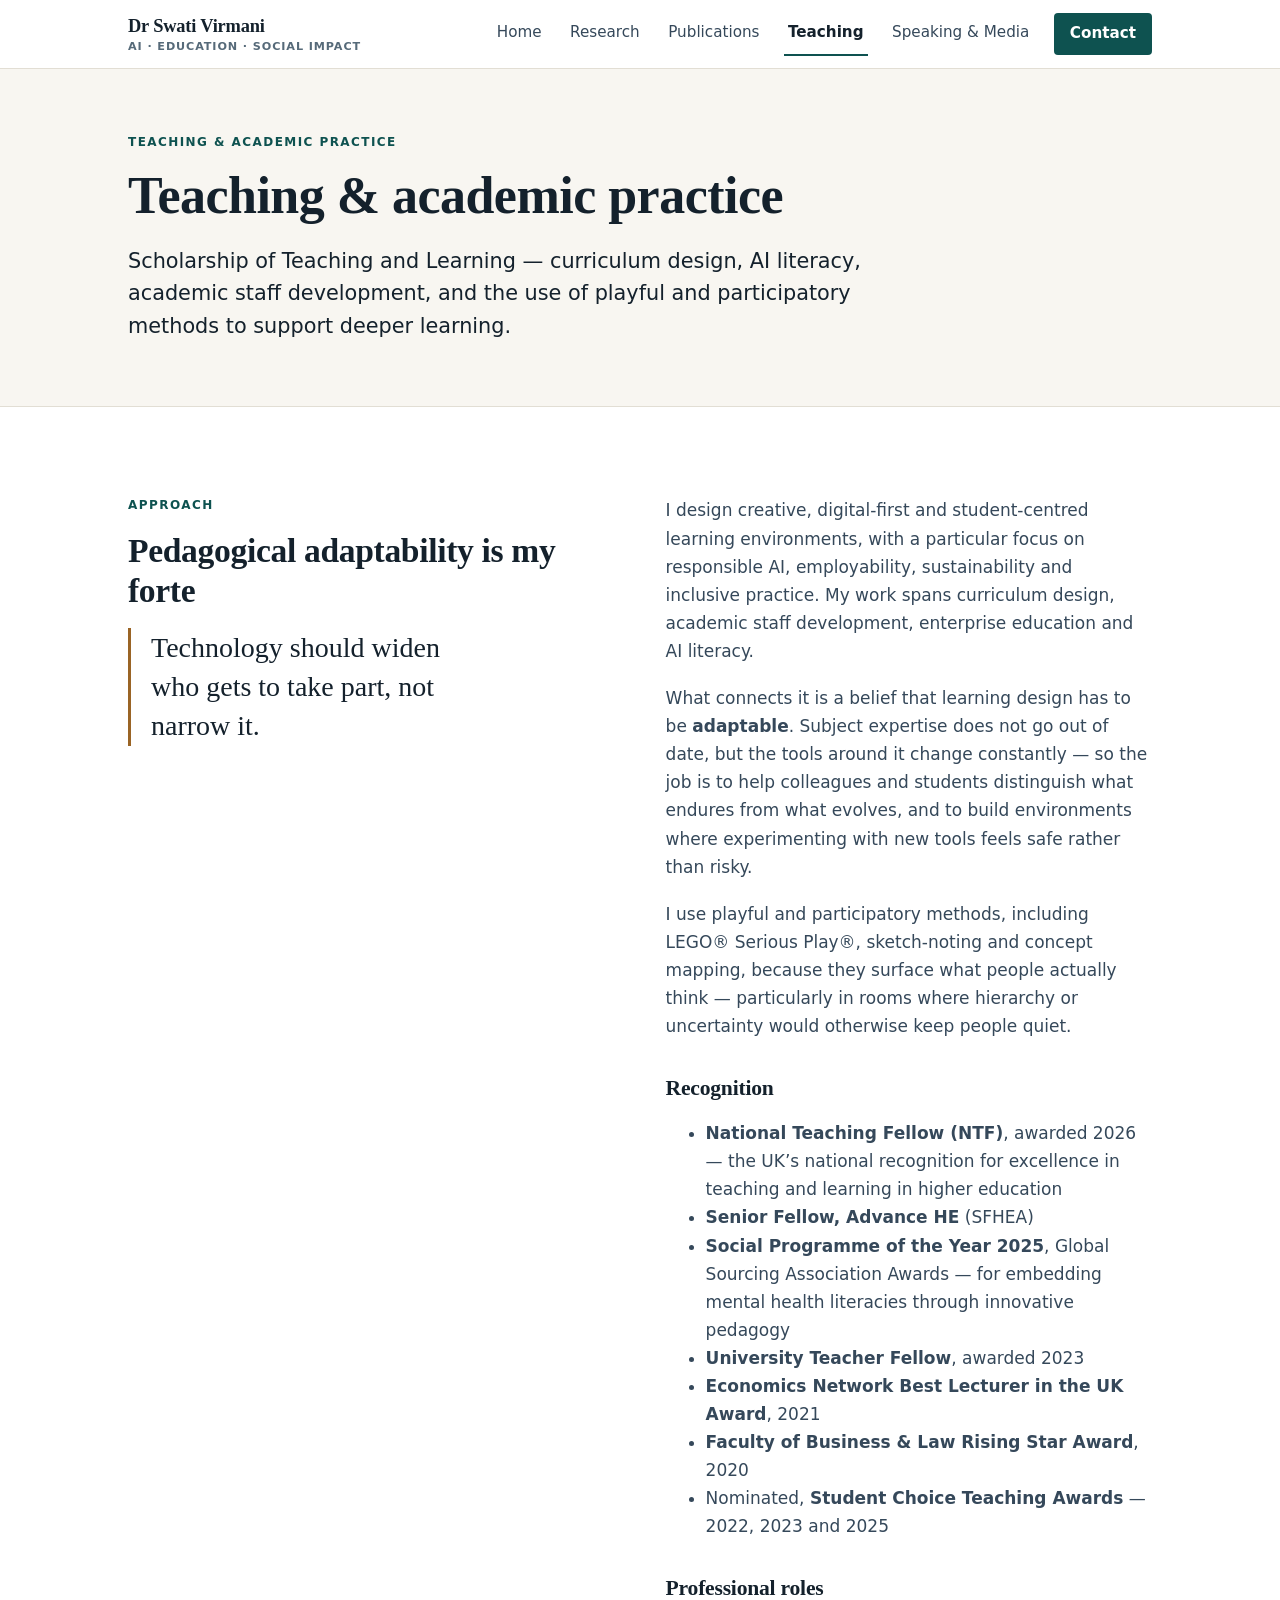
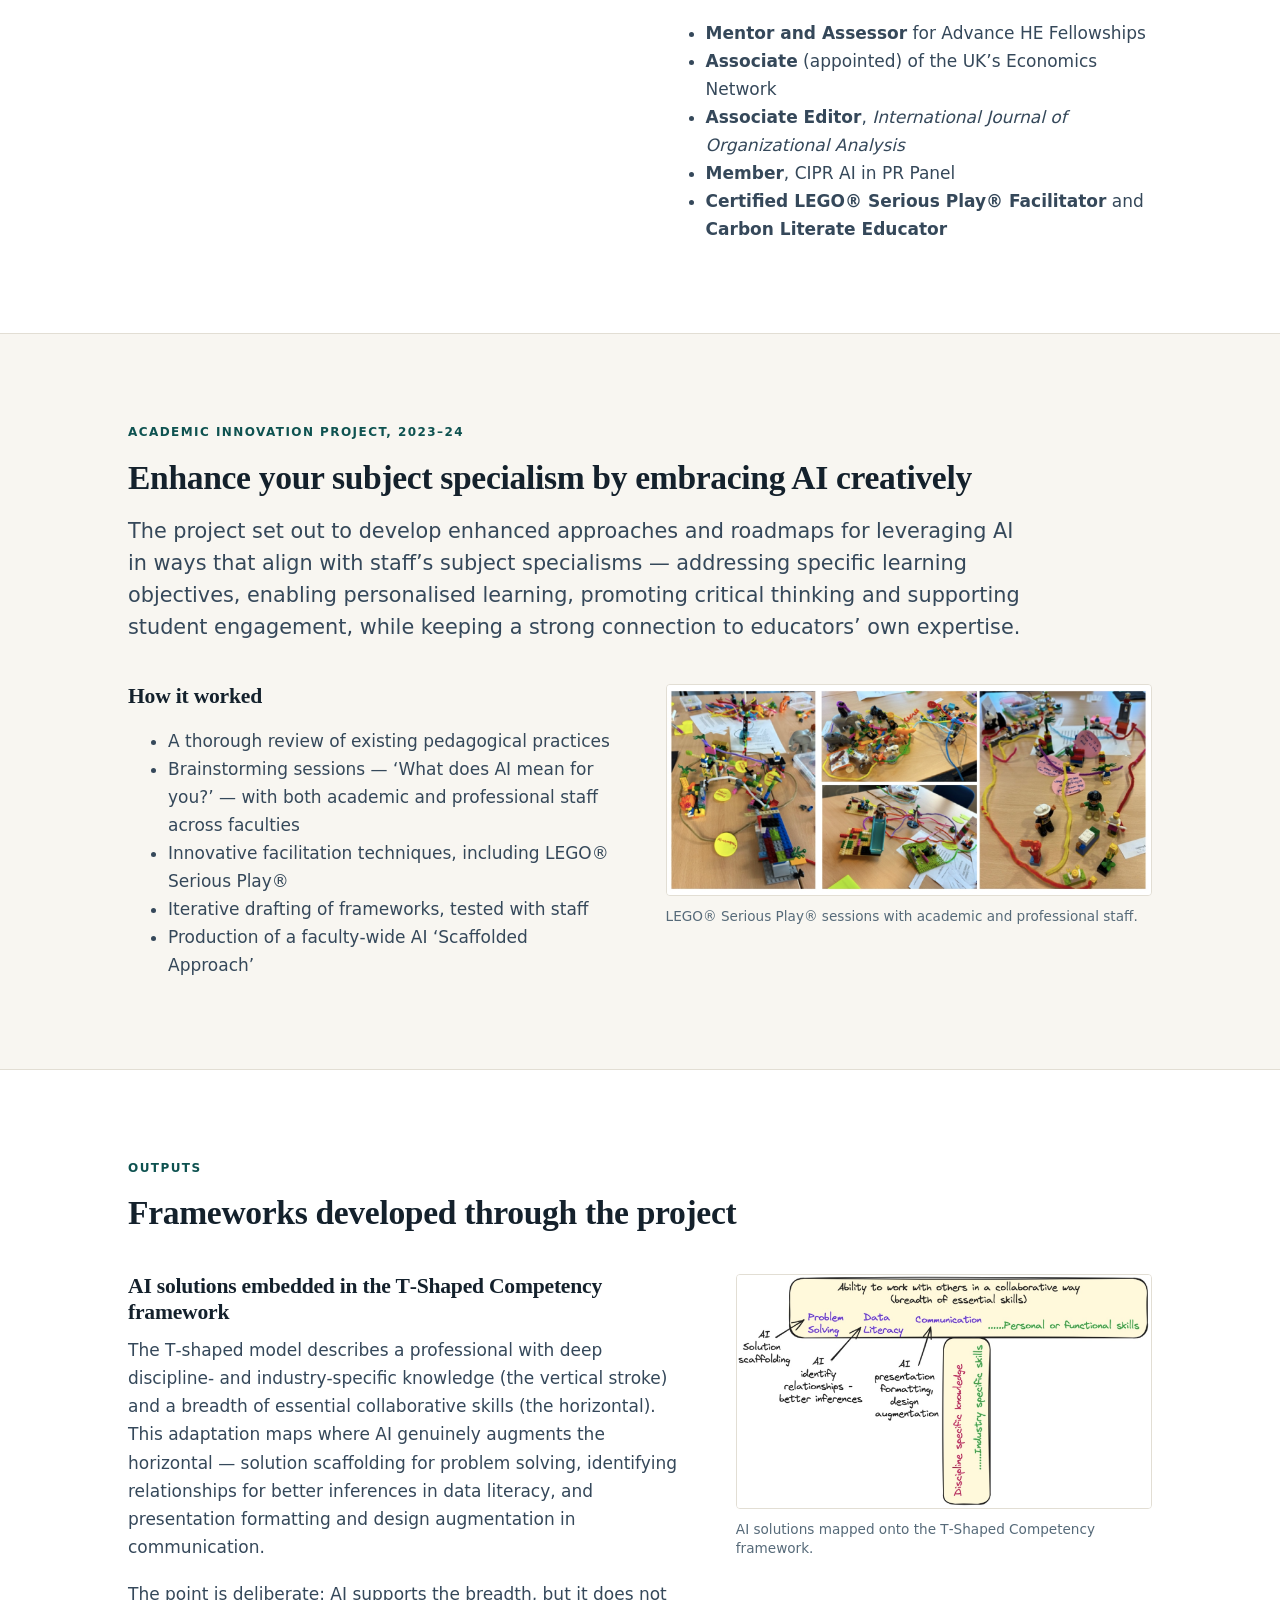
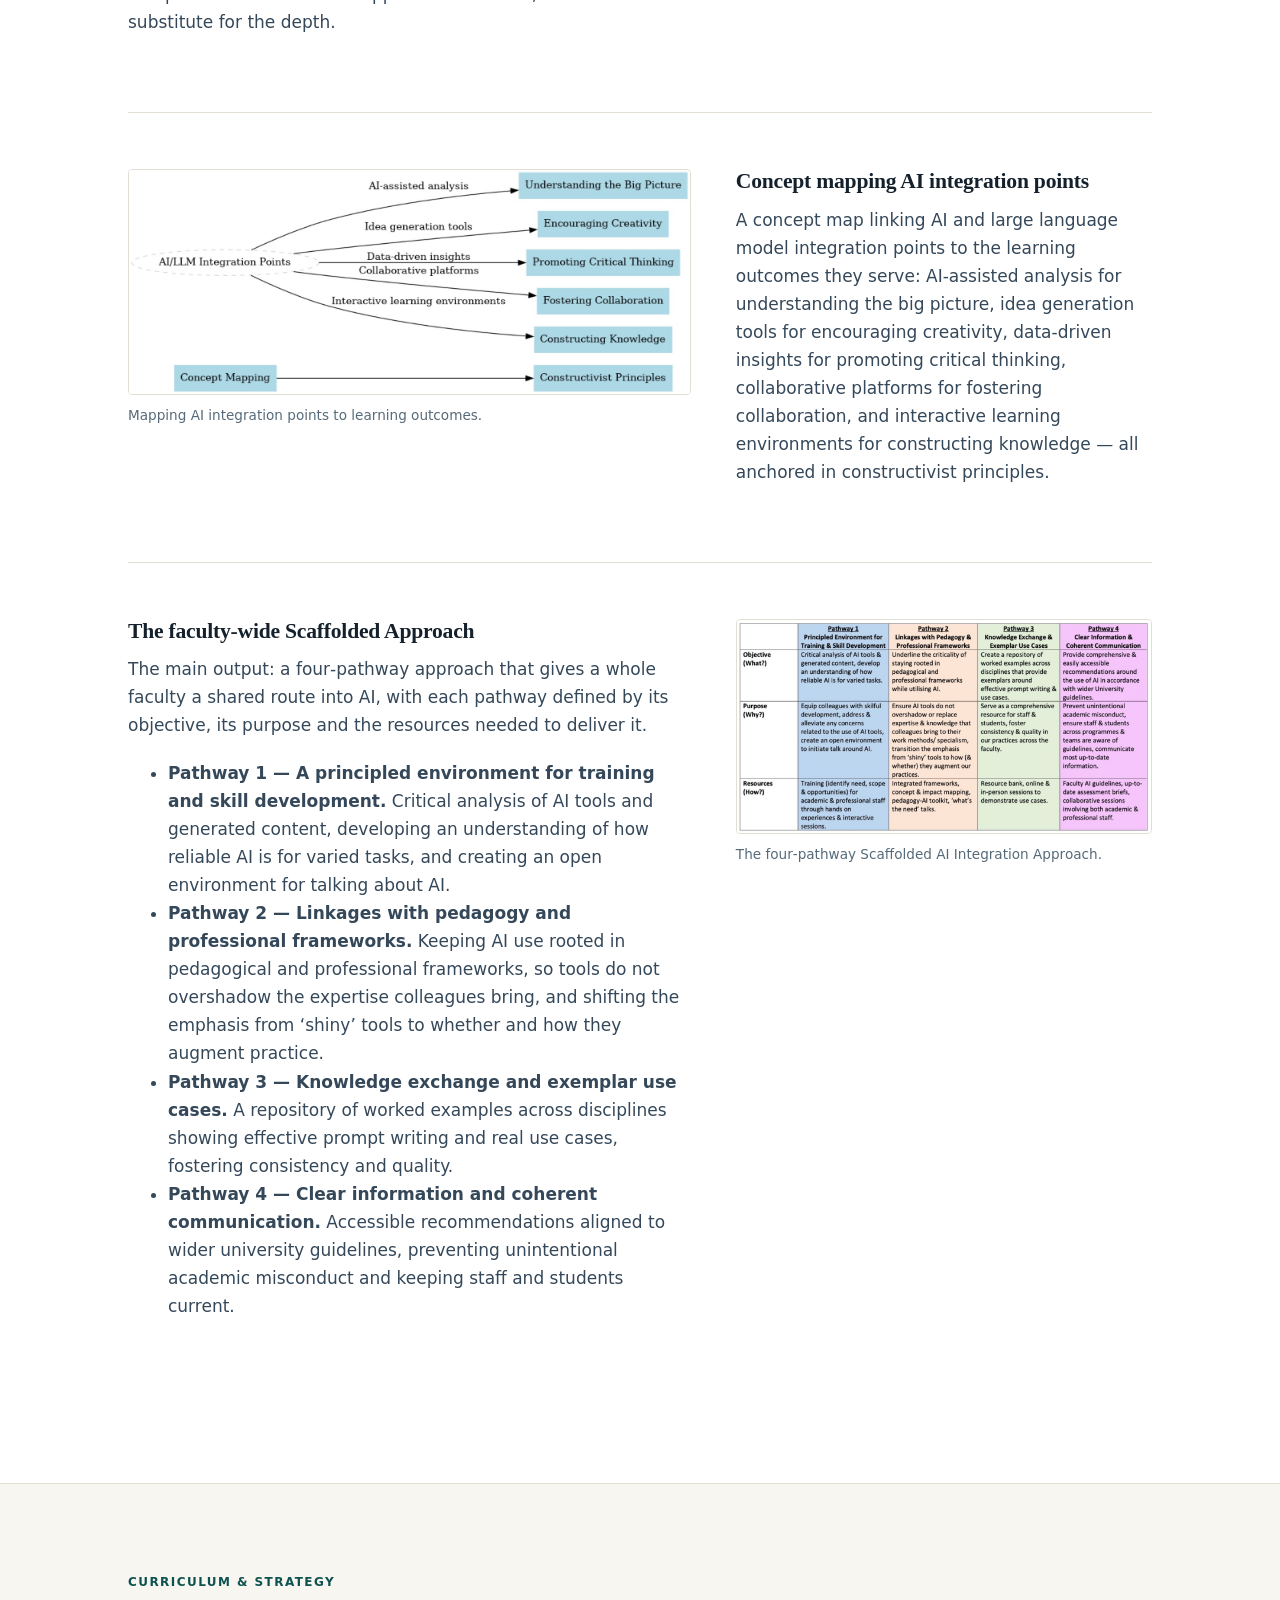
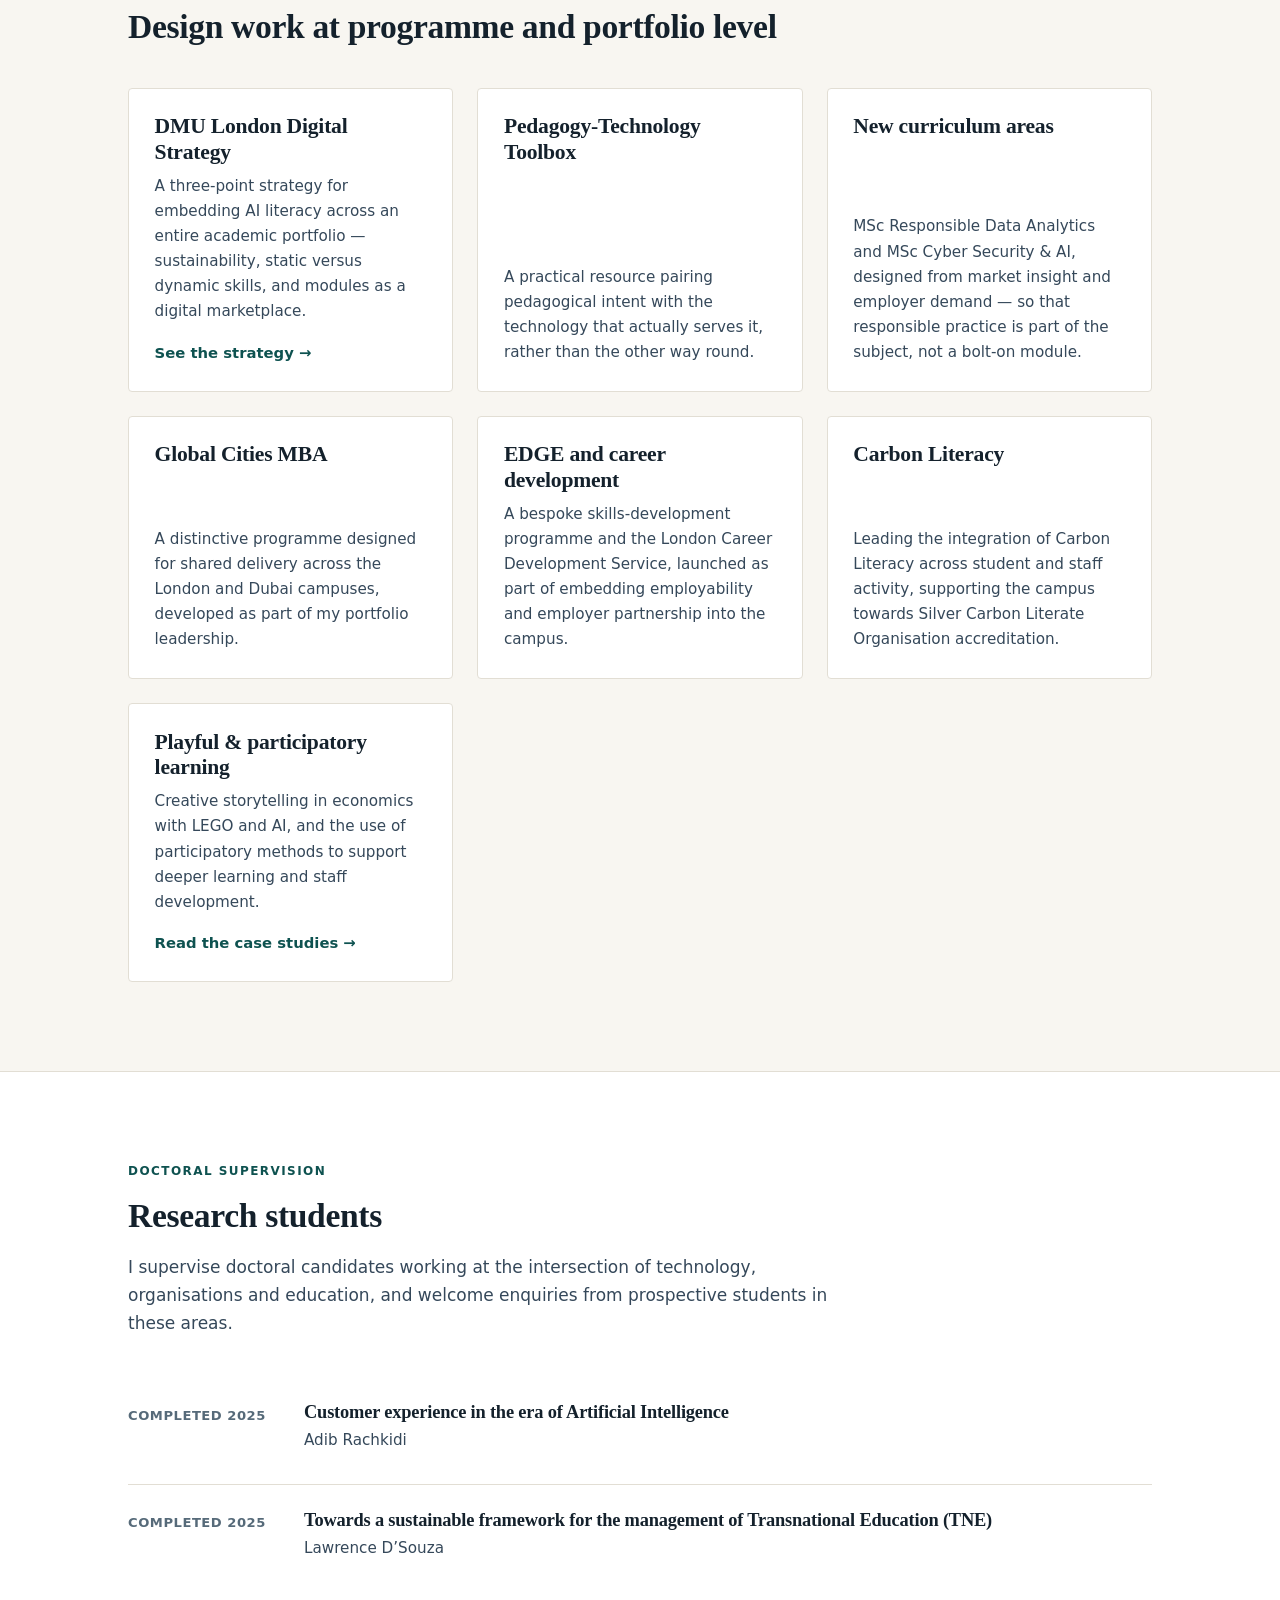
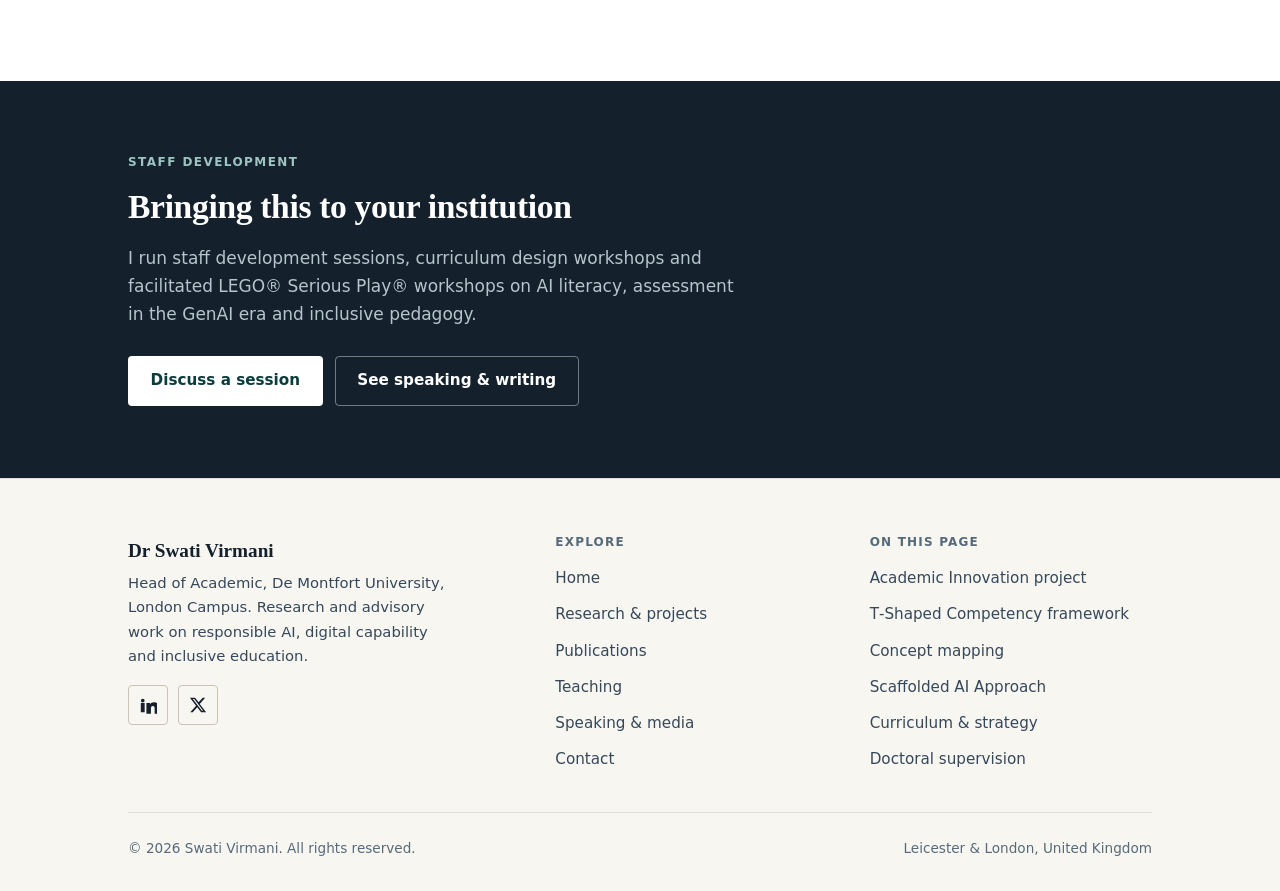
<file: __trashed-2/index.html>
<!DOCTYPE html>
<html lang="en-GB">
<head>
<meta charset="utf-8">
<meta name="viewport" content="width=device-width, initial-scale=1">
<title>Moved &mdash; Dr Swati Virmani</title>
<link rel="canonical" href="https://swativirmani.co.uk/teaching.html">
<meta http-equiv="refresh" content="0; url=/teaching.html">
<link rel="icon" href="/assets/img/favicon.svg">
<script>location.replace("/teaching.html" + location.hash);</script>
<style>
  body { margin:0; min-height:100vh; display:grid; place-items:center;
         background:#fcfbf8; color:#35485a;
         font:17px/1.6 system-ui,-apple-system,"Segoe UI",Roboto,sans-serif; }
  .box { text-align:center; padding:2rem; max-width:34rem; }
  h1 { font:600 1.5rem/1.2 "Iowan Old Style",Charter,Georgia,serif; color:#14212c; margin:0 0 .6rem; }
  a { color:#0e5250; }
</style>
</head>
<body>
  <div class="box">
    <h1>This page has moved</h1>
    <p>You should be redirected automatically. If not,
       <a href="/teaching.html">continue to Teaching</a>.</p>
  </div>
</body>
</html>
</file>
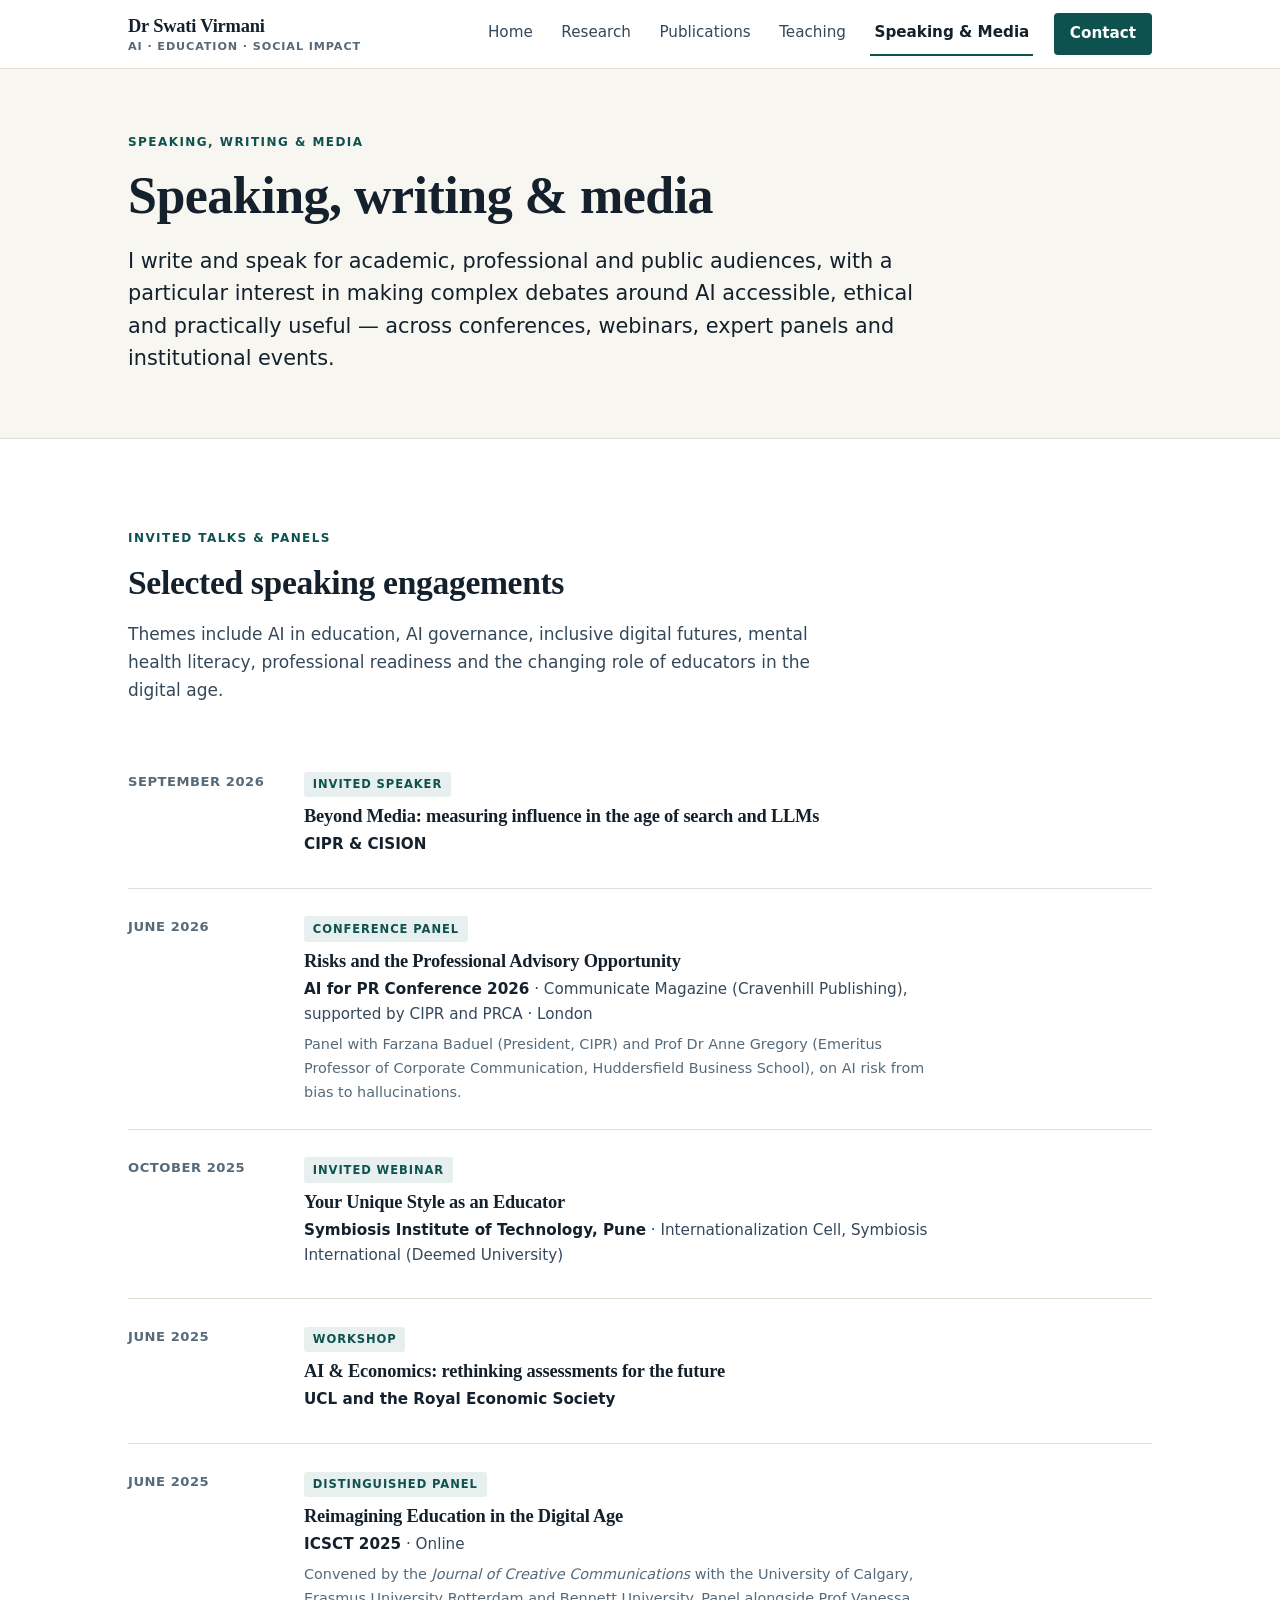
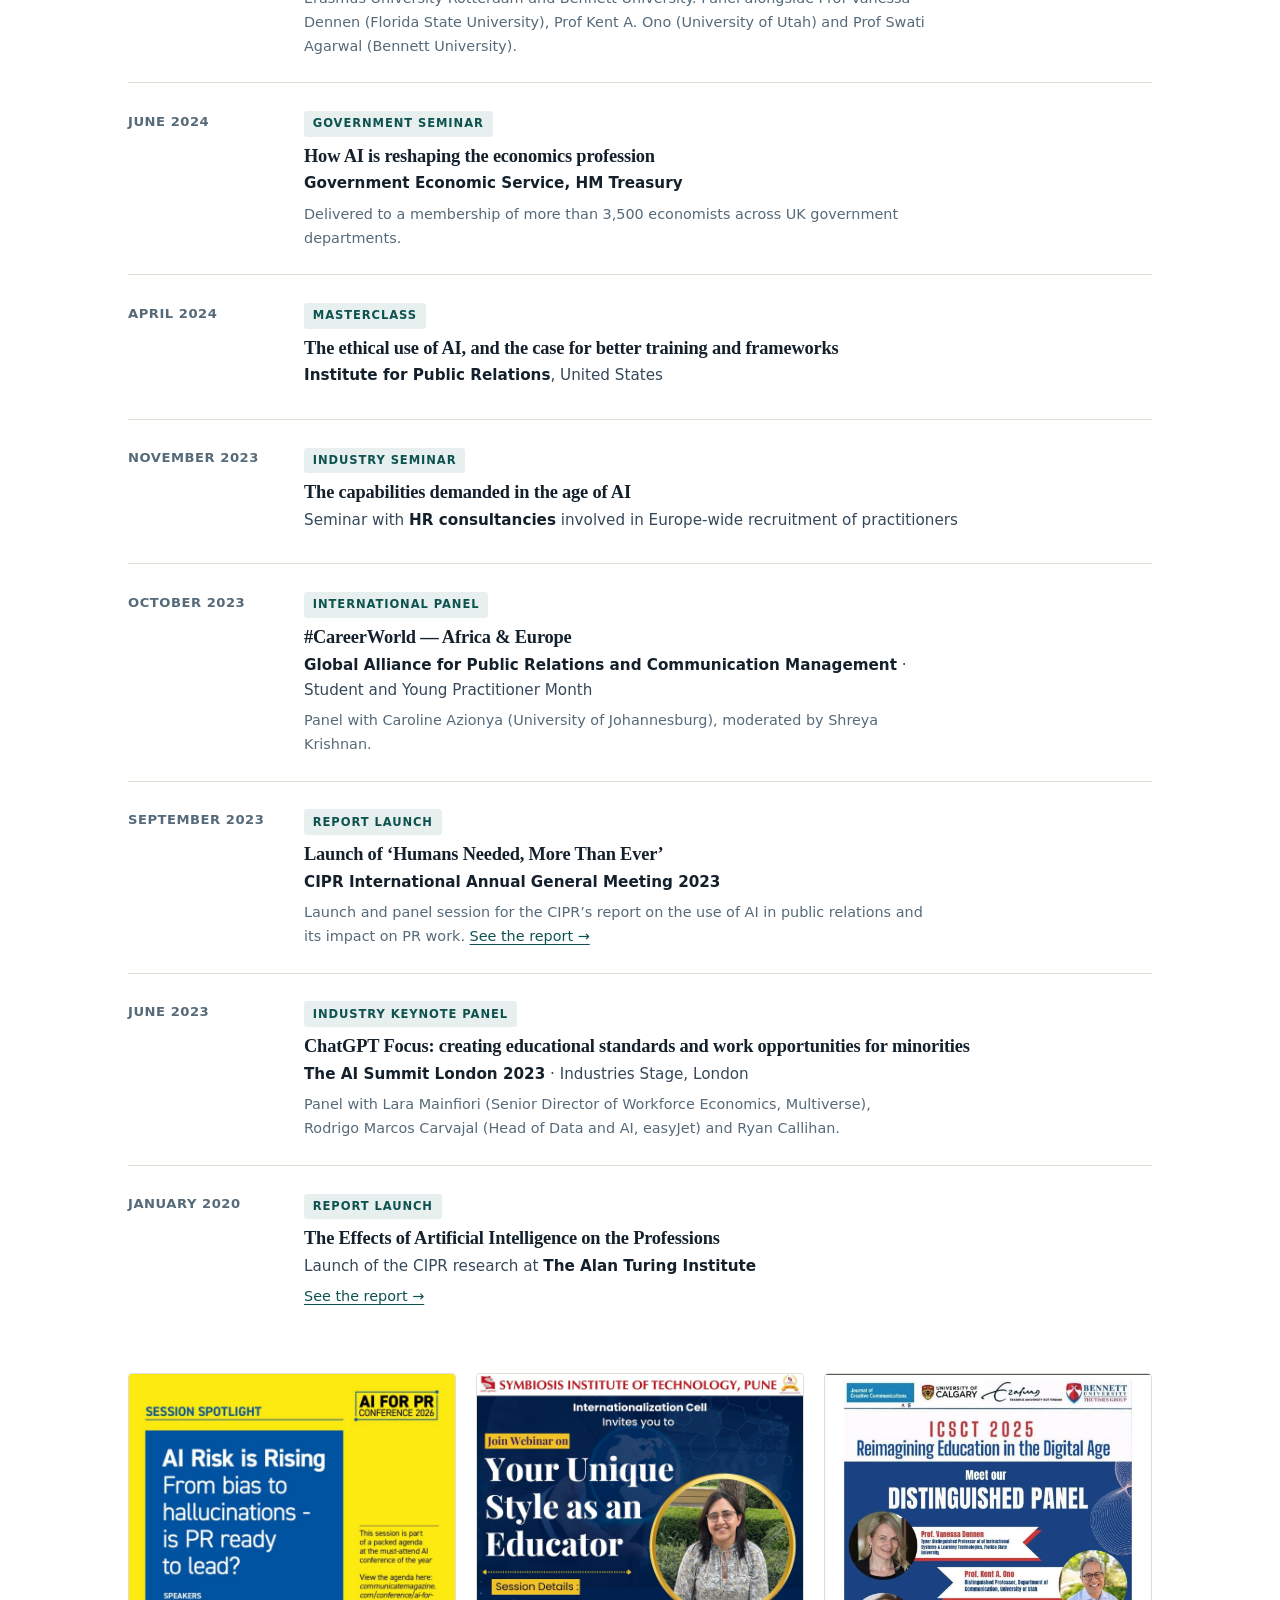
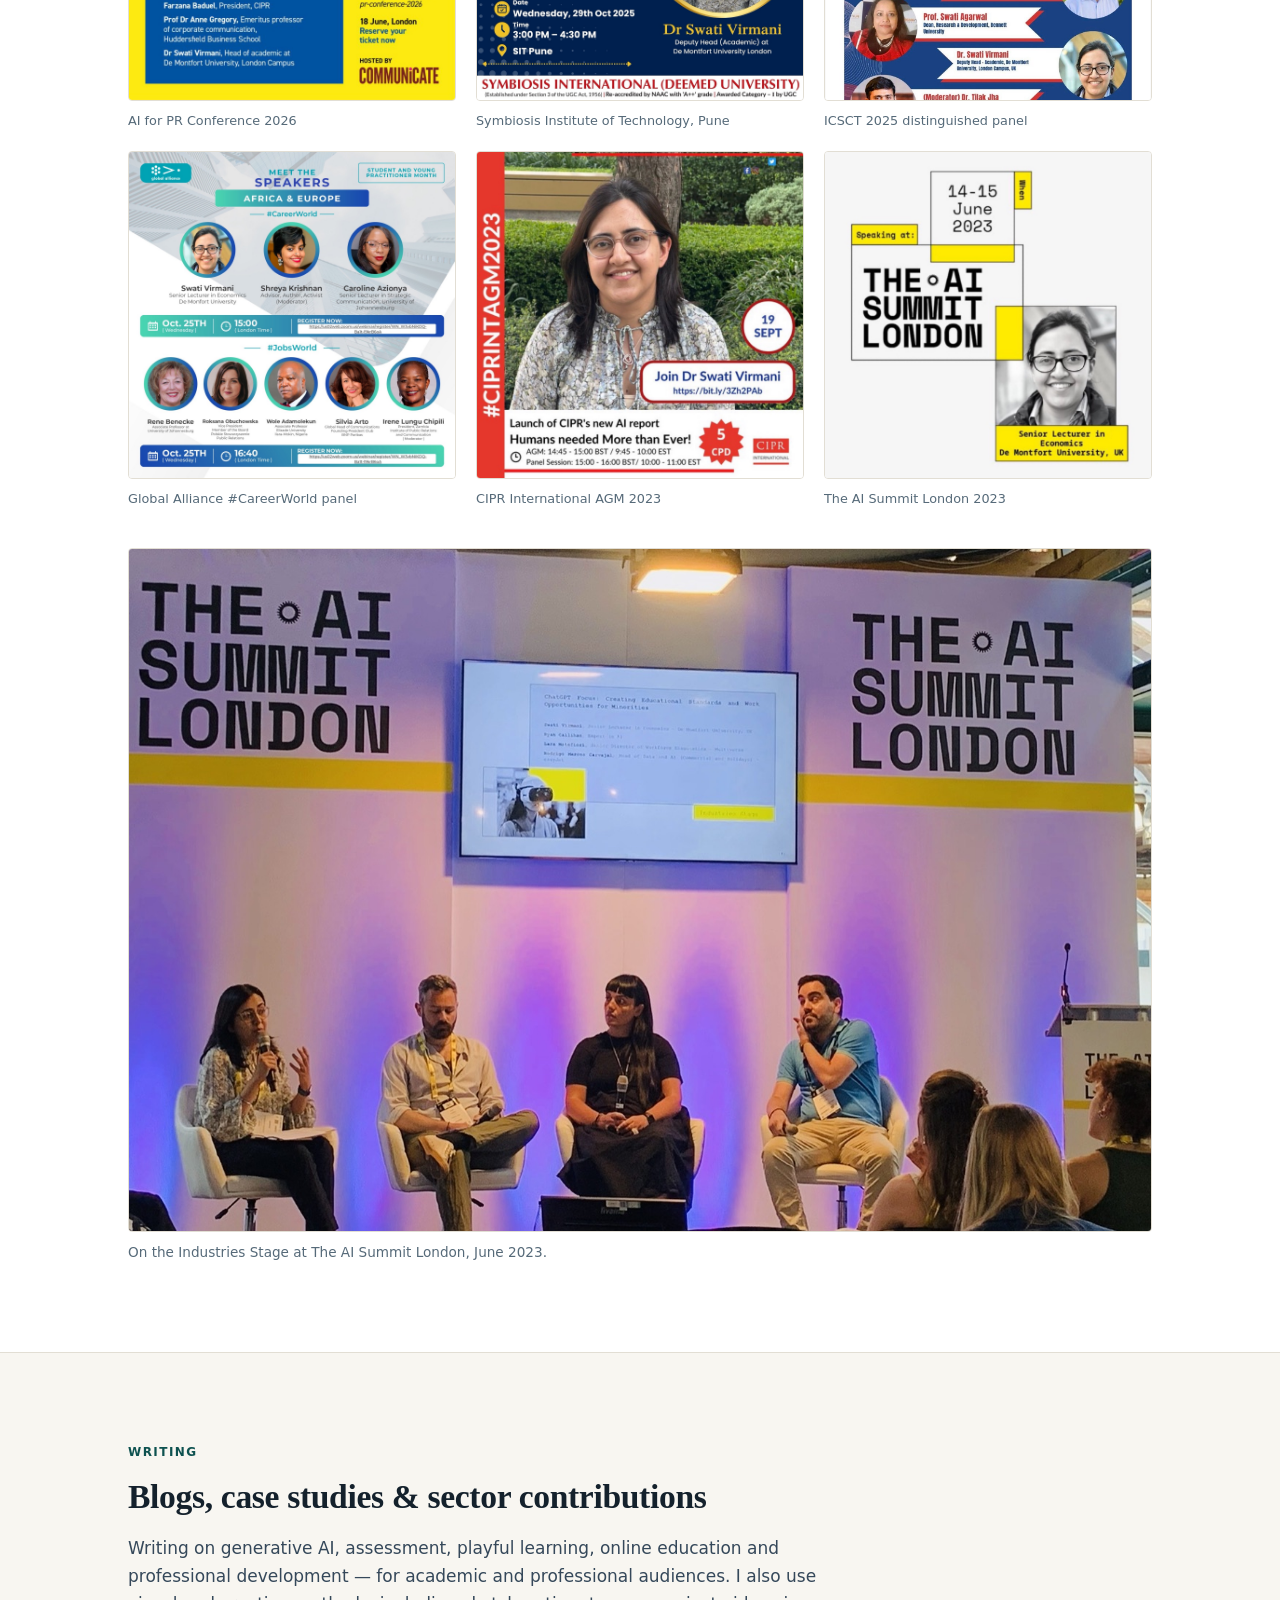
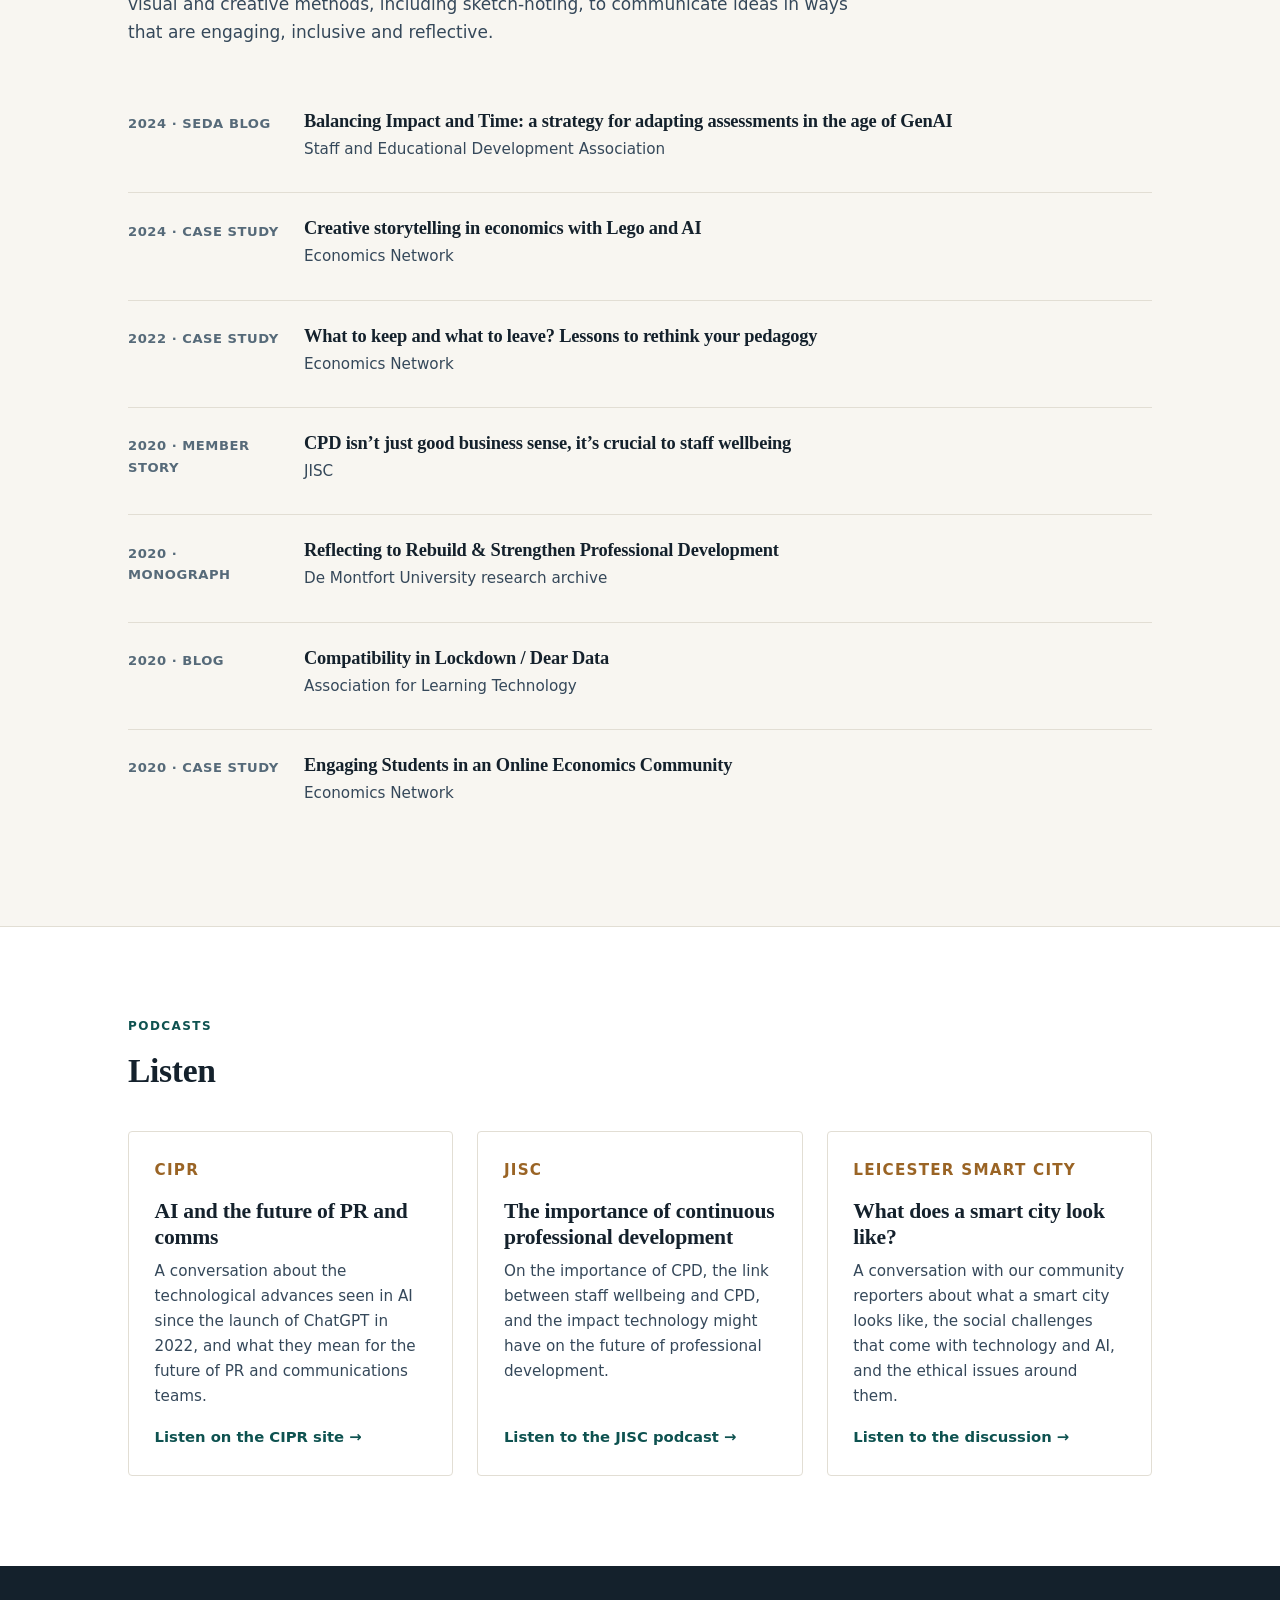
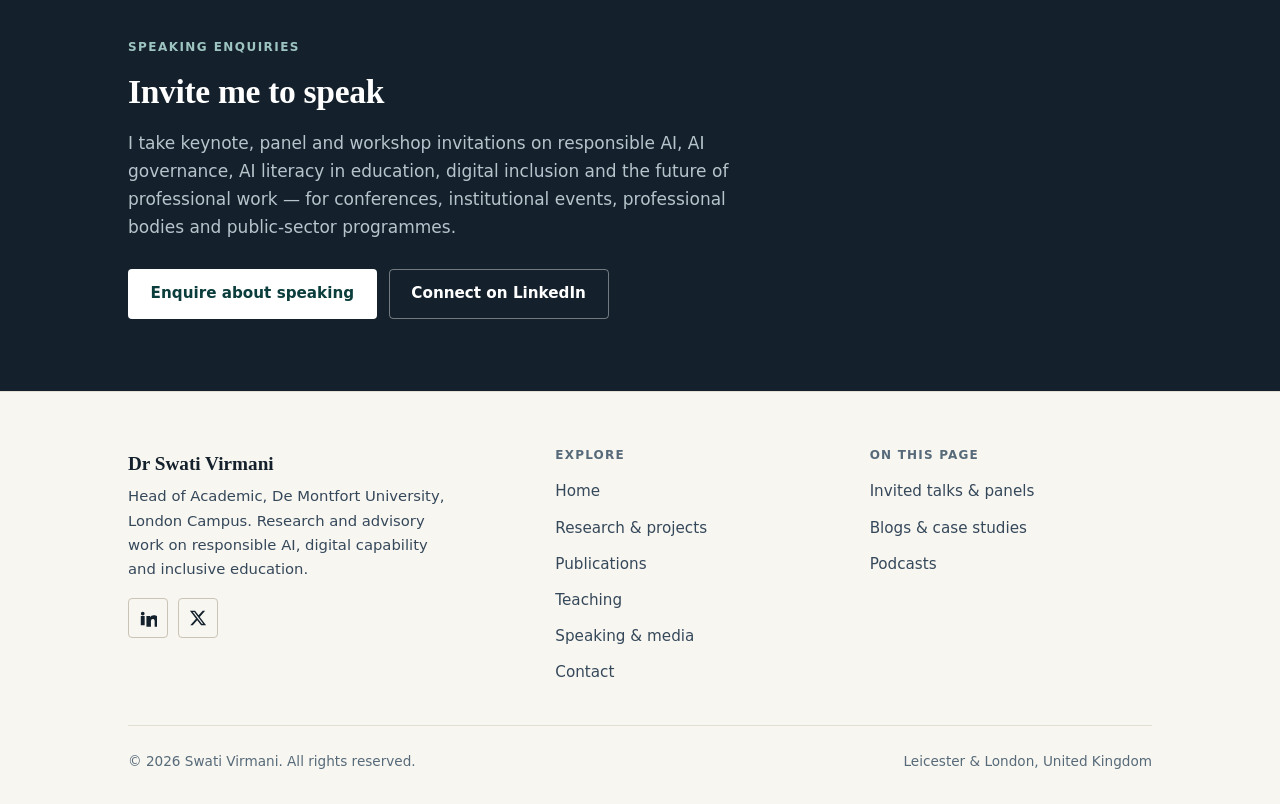
<file: blogs-media-stories/index.html>
<!DOCTYPE html>
<html lang="en-GB">
<head>
<meta charset="utf-8">
<meta name="viewport" content="width=device-width, initial-scale=1">
<title>Moved &mdash; Dr Swati Virmani</title>
<link rel="canonical" href="https://swativirmani.co.uk/speaking.html">
<meta http-equiv="refresh" content="0; url=/speaking.html">
<link rel="icon" href="/assets/img/favicon.svg">
<script>location.replace("/speaking.html" + location.hash);</script>
<style>
  body { margin:0; min-height:100vh; display:grid; place-items:center;
         background:#fcfbf8; color:#35485a;
         font:17px/1.6 system-ui,-apple-system,"Segoe UI",Roboto,sans-serif; }
  .box { text-align:center; padding:2rem; max-width:34rem; }
  h1 { font:600 1.5rem/1.2 "Iowan Old Style",Charter,Georgia,serif; color:#14212c; margin:0 0 .6rem; }
  a { color:#0e5250; }
</style>
</head>
<body>
  <div class="box">
    <h1>This page has moved</h1>
    <p>You should be redirected automatically. If not,
       <a href="/speaking.html">continue to Speaking, writing & media</a>.</p>
  </div>
</body>
</html>
</file>
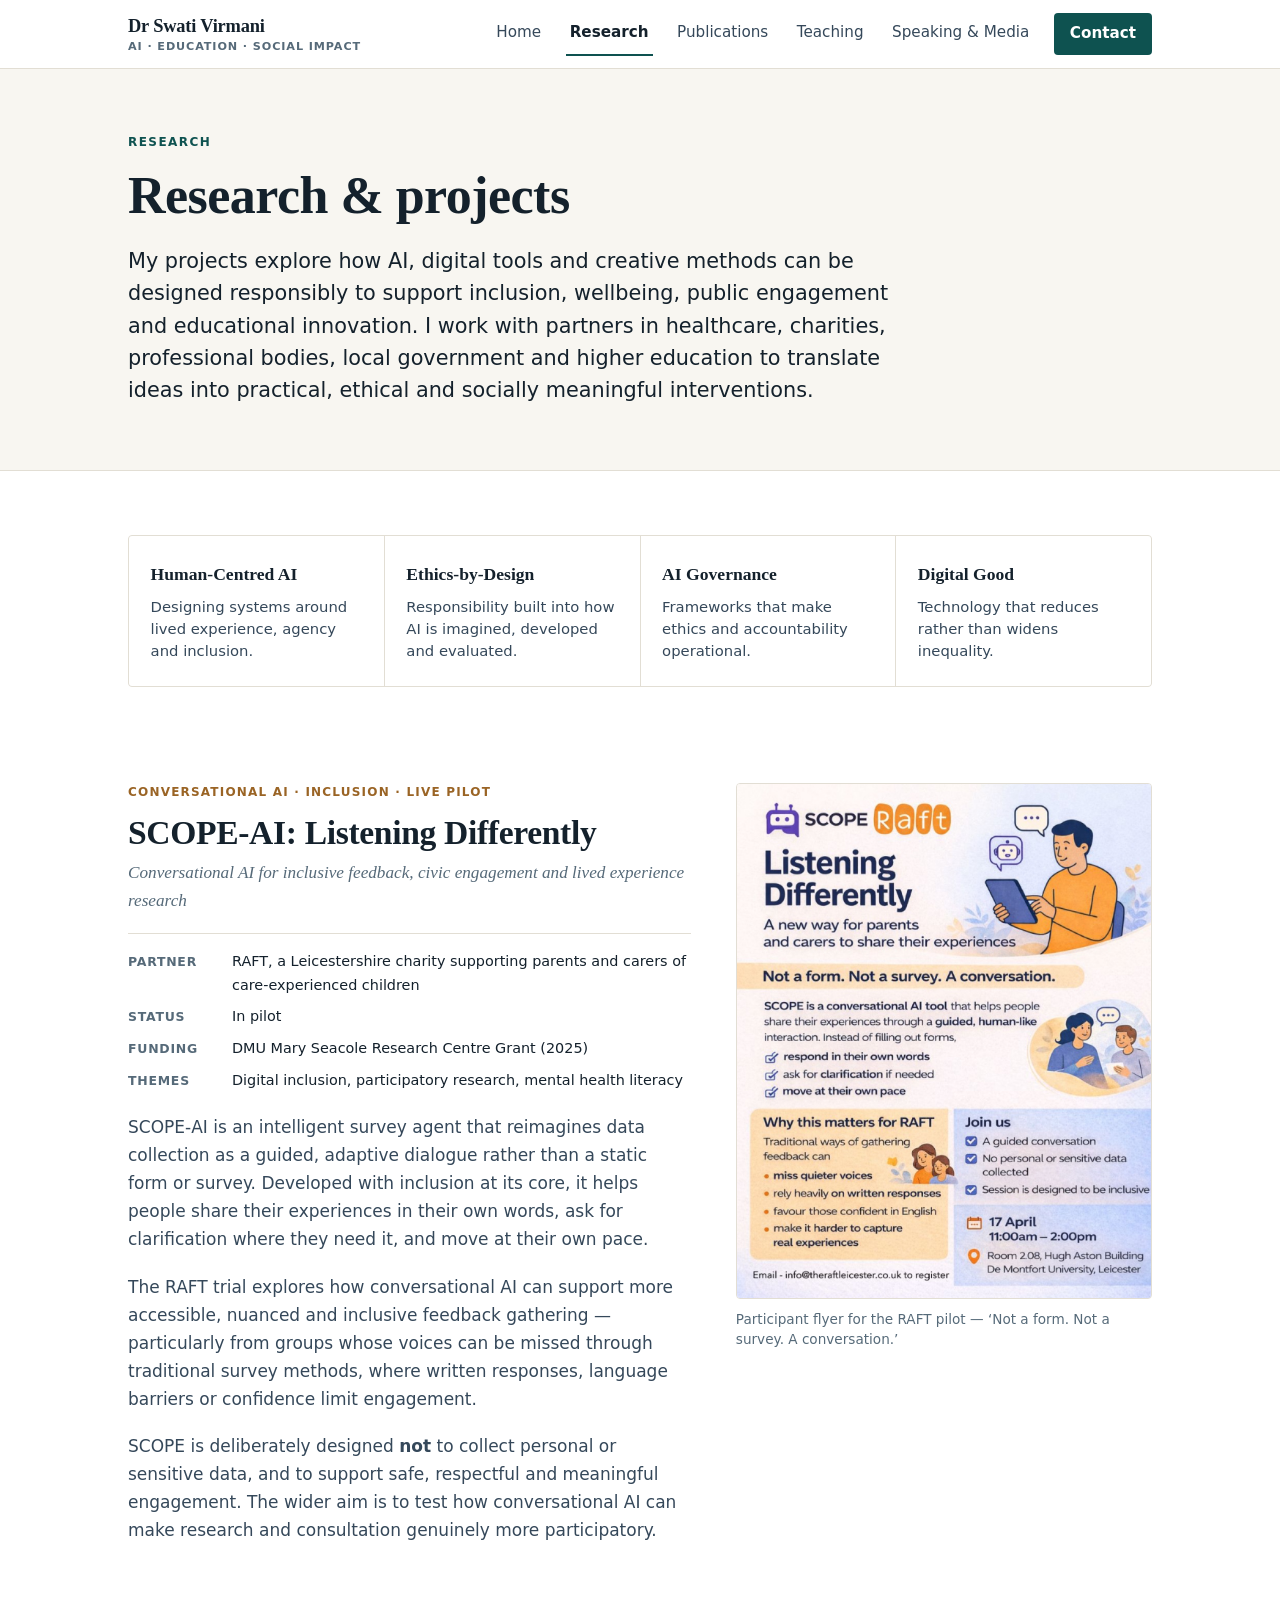
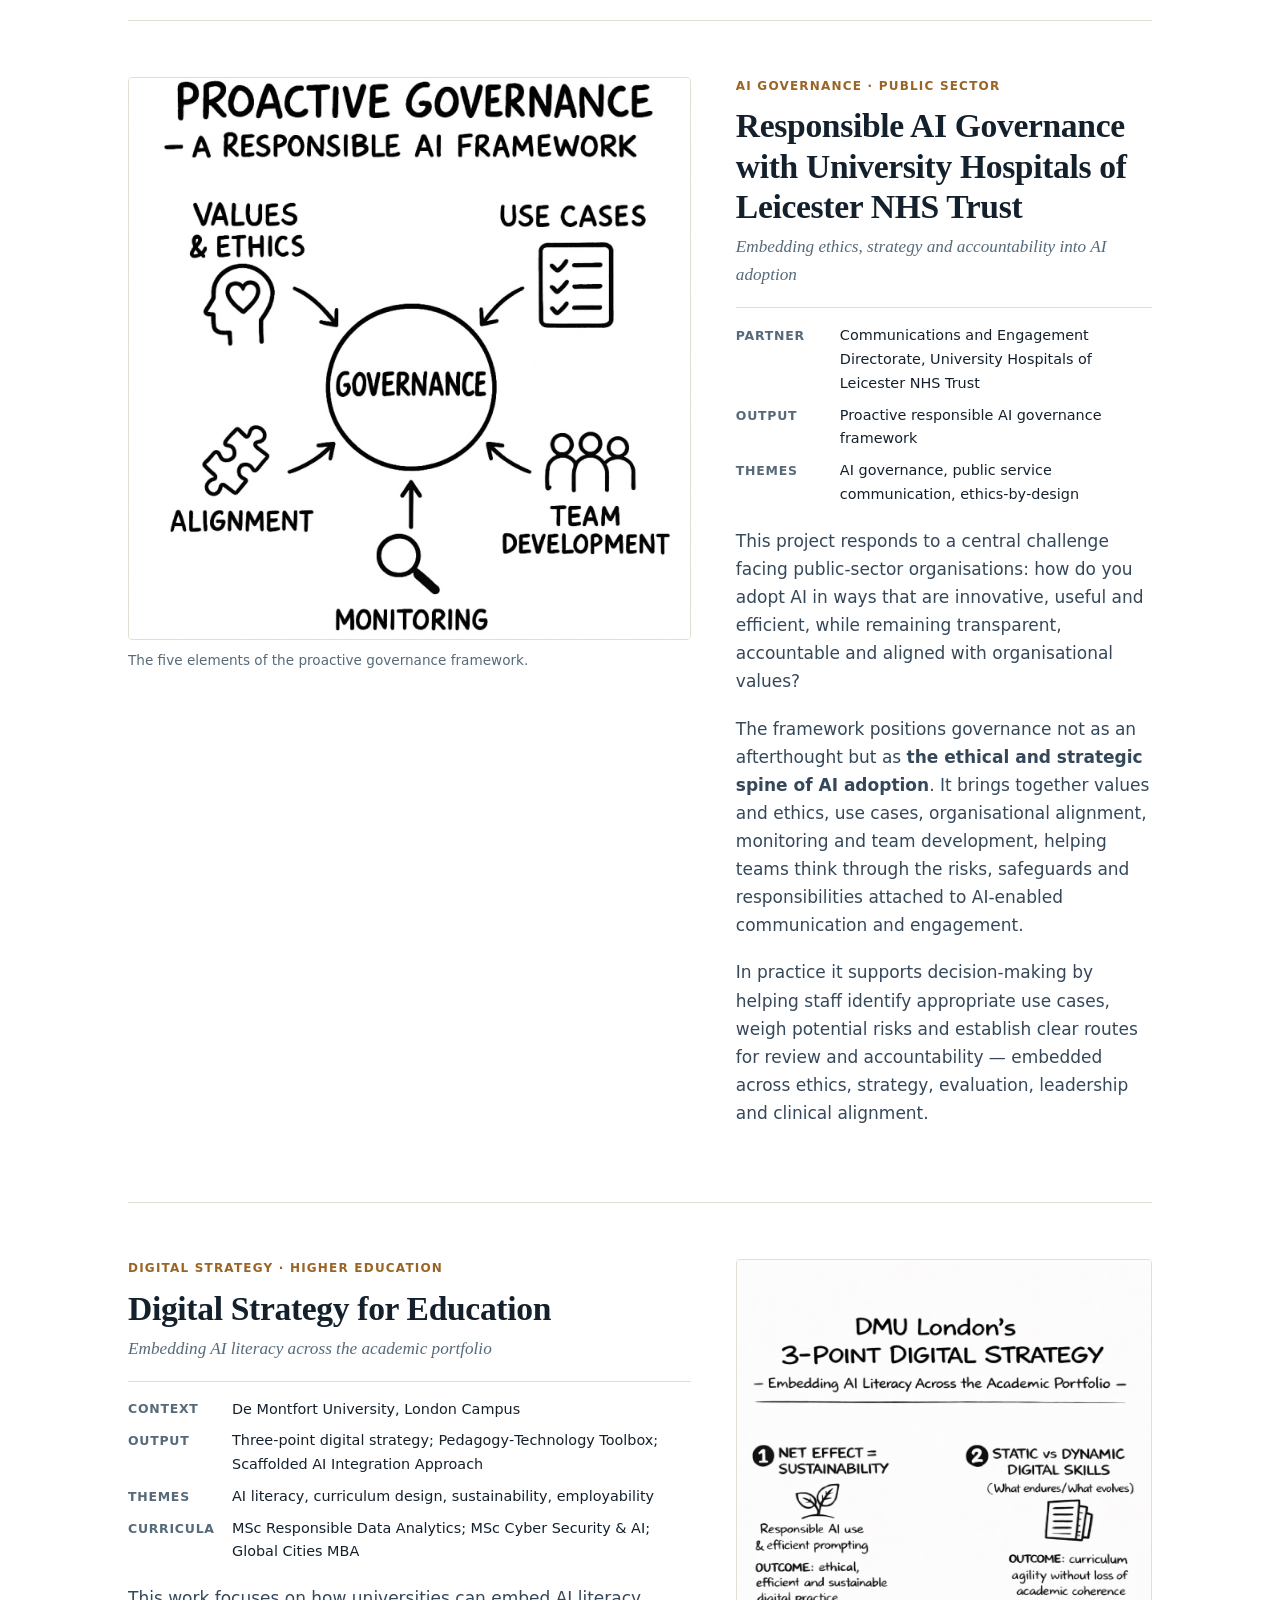
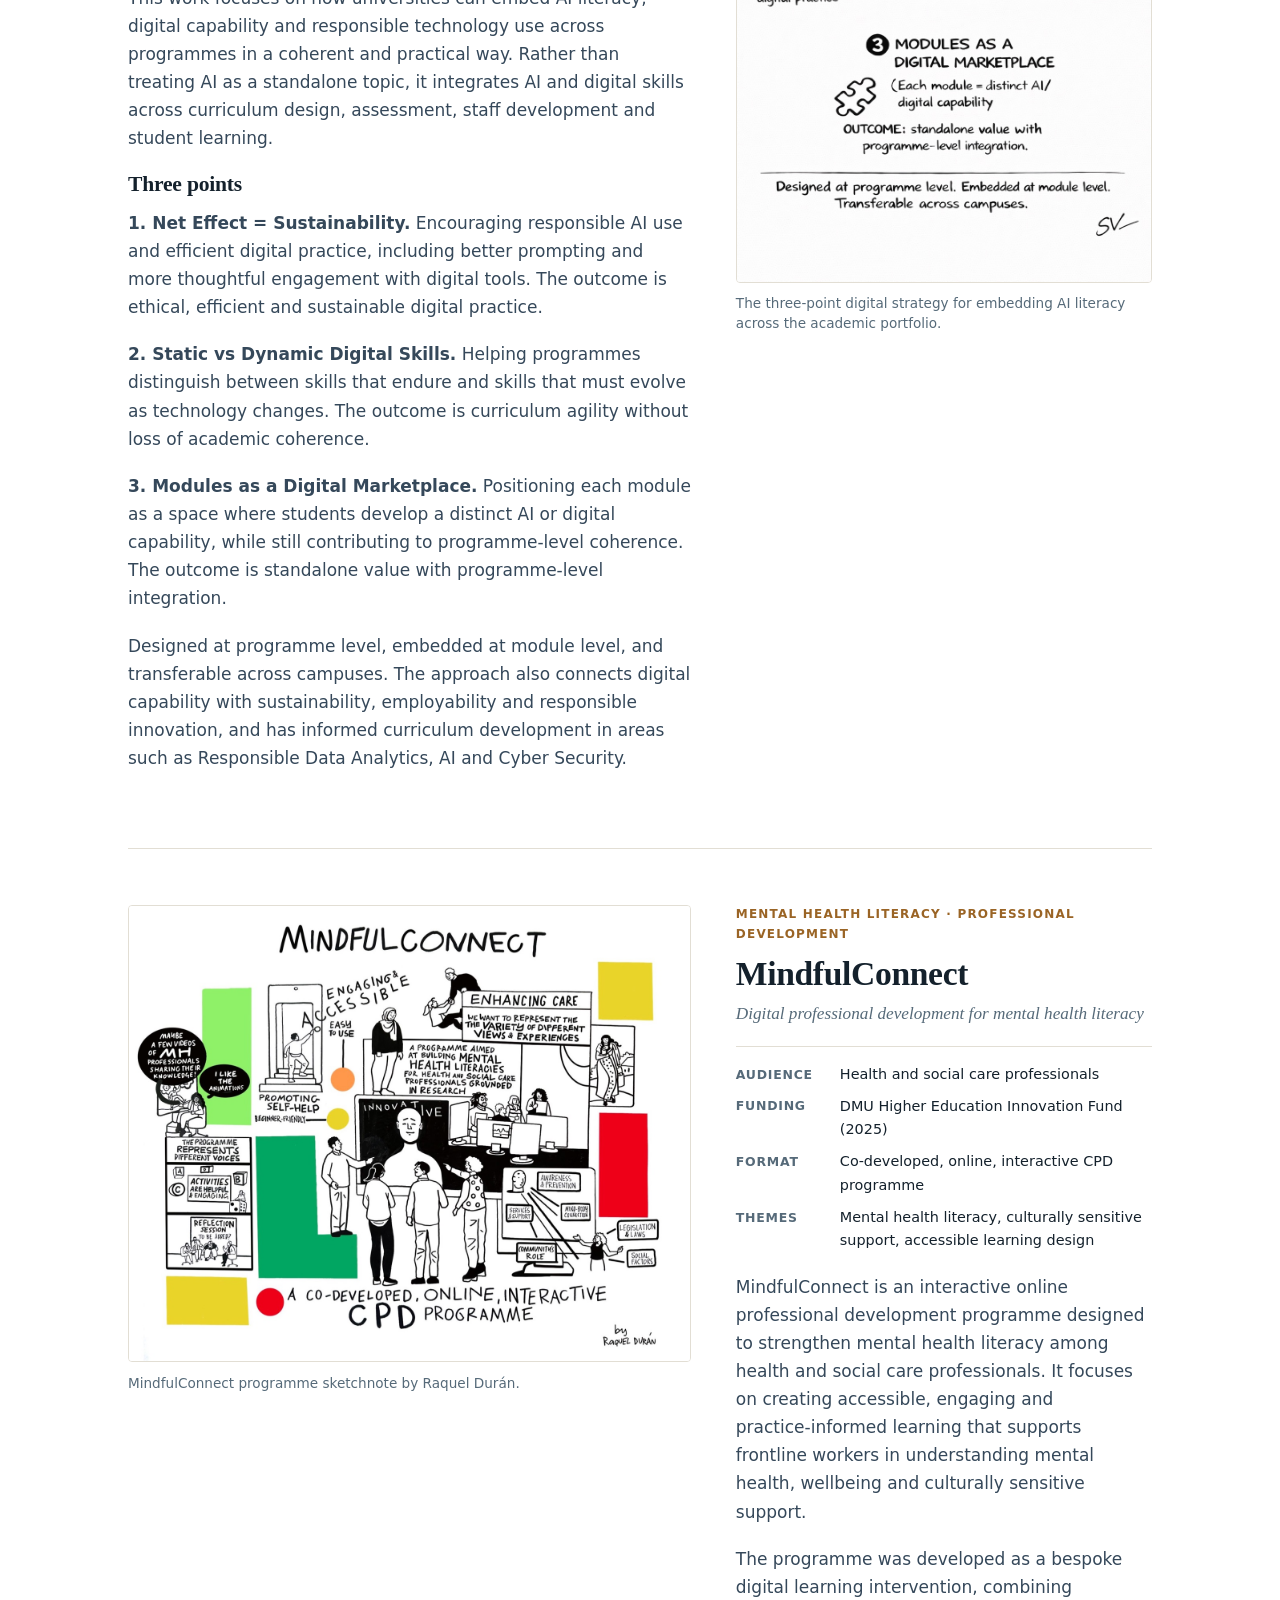
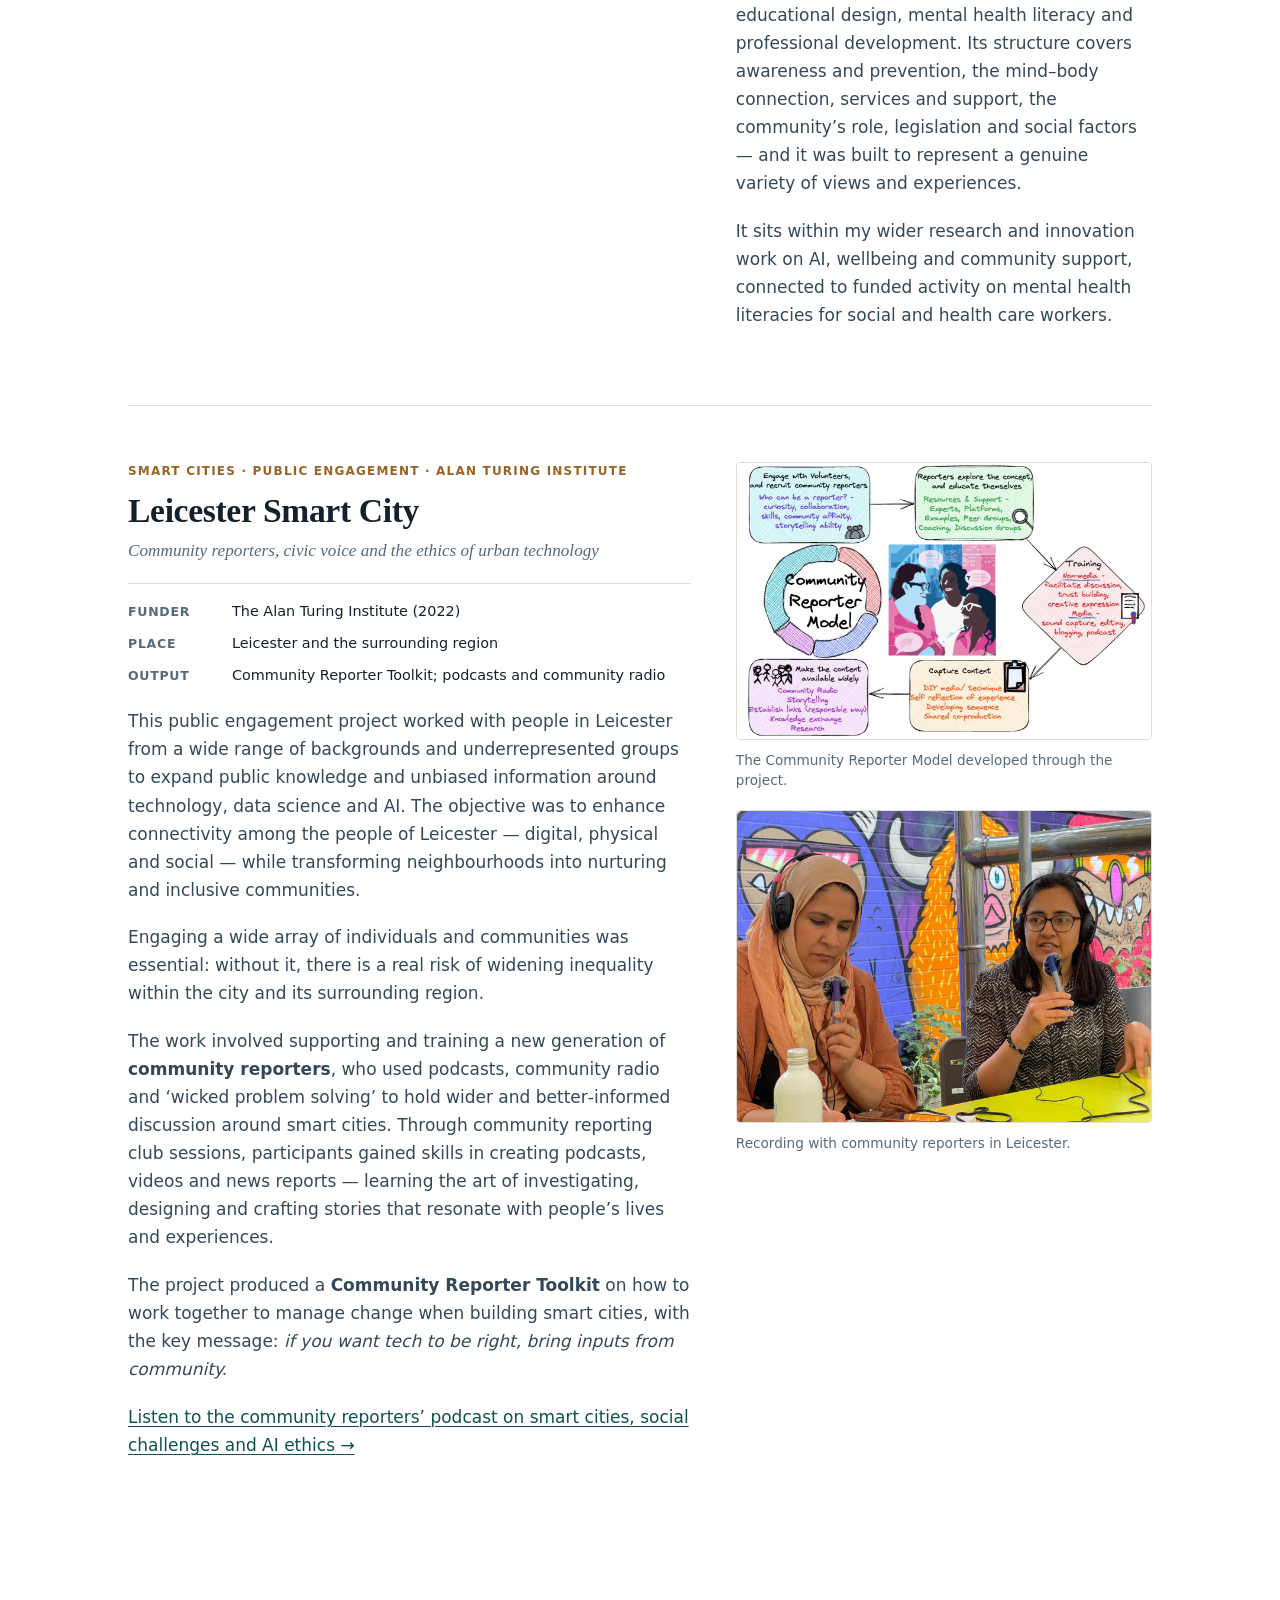
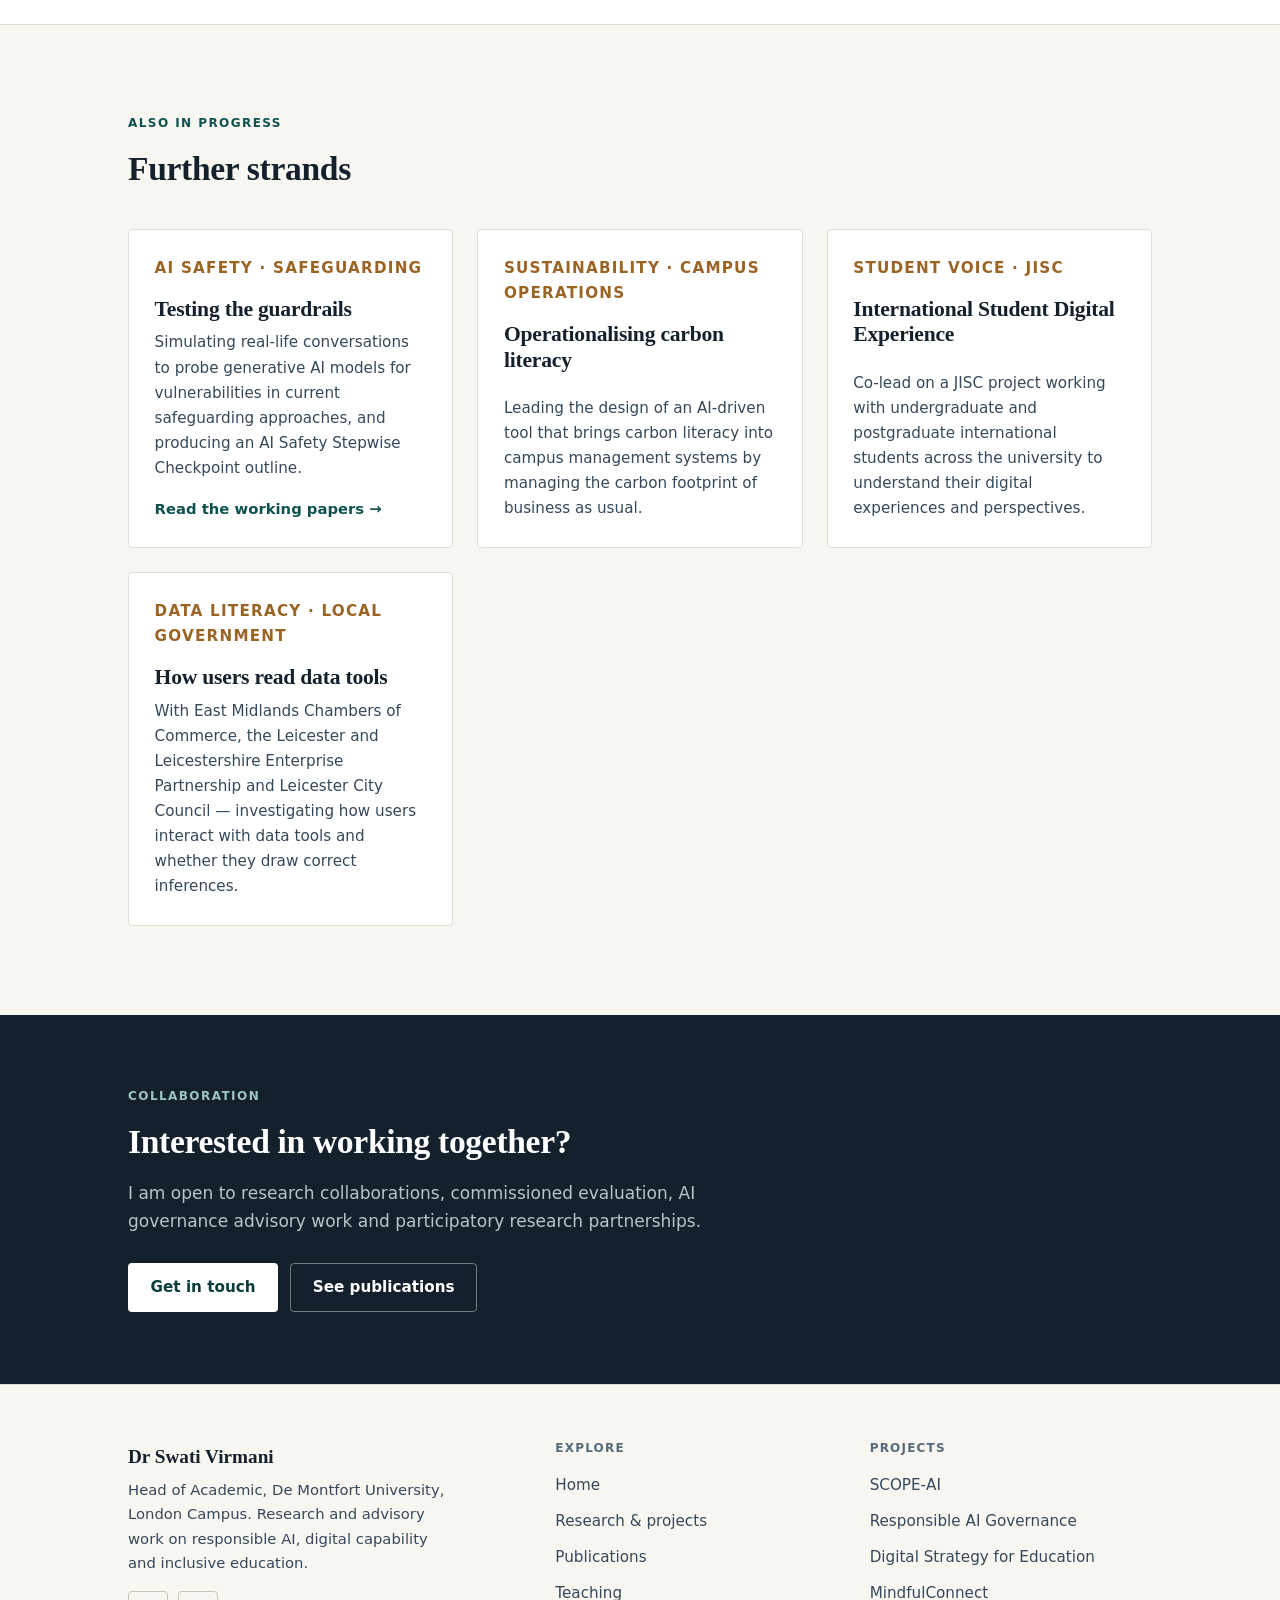
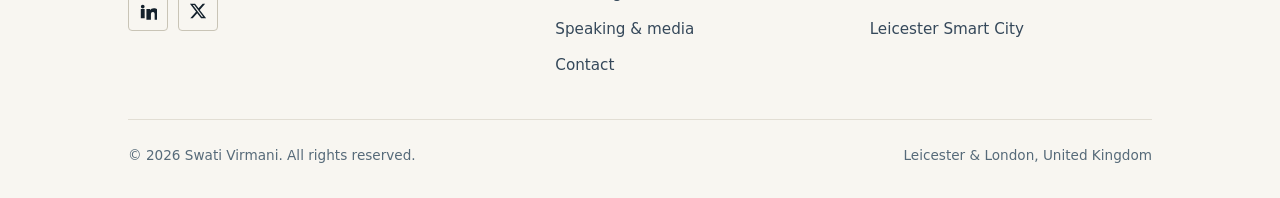
<file: current-research-projects/index.html>
<!DOCTYPE html>
<html lang="en-GB">
<head>
<meta charset="utf-8">
<meta name="viewport" content="width=device-width, initial-scale=1">
<title>Moved &mdash; Dr Swati Virmani</title>
<link rel="canonical" href="https://swativirmani.co.uk/research.html">
<meta http-equiv="refresh" content="0; url=/research.html">
<link rel="icon" href="/assets/img/favicon.svg">
<script>location.replace("/research.html" + location.hash);</script>
<style>
  body { margin:0; min-height:100vh; display:grid; place-items:center;
         background:#fcfbf8; color:#35485a;
         font:17px/1.6 system-ui,-apple-system,"Segoe UI",Roboto,sans-serif; }
  .box { text-align:center; padding:2rem; max-width:34rem; }
  h1 { font:600 1.5rem/1.2 "Iowan Old Style",Charter,Georgia,serif; color:#14212c; margin:0 0 .6rem; }
  a { color:#0e5250; }
</style>
</head>
<body>
  <div class="box">
    <h1>This page has moved</h1>
    <p>You should be redirected automatically. If not,
       <a href="/research.html">continue to Research & projects</a>.</p>
  </div>
</body>
</html>
</file>
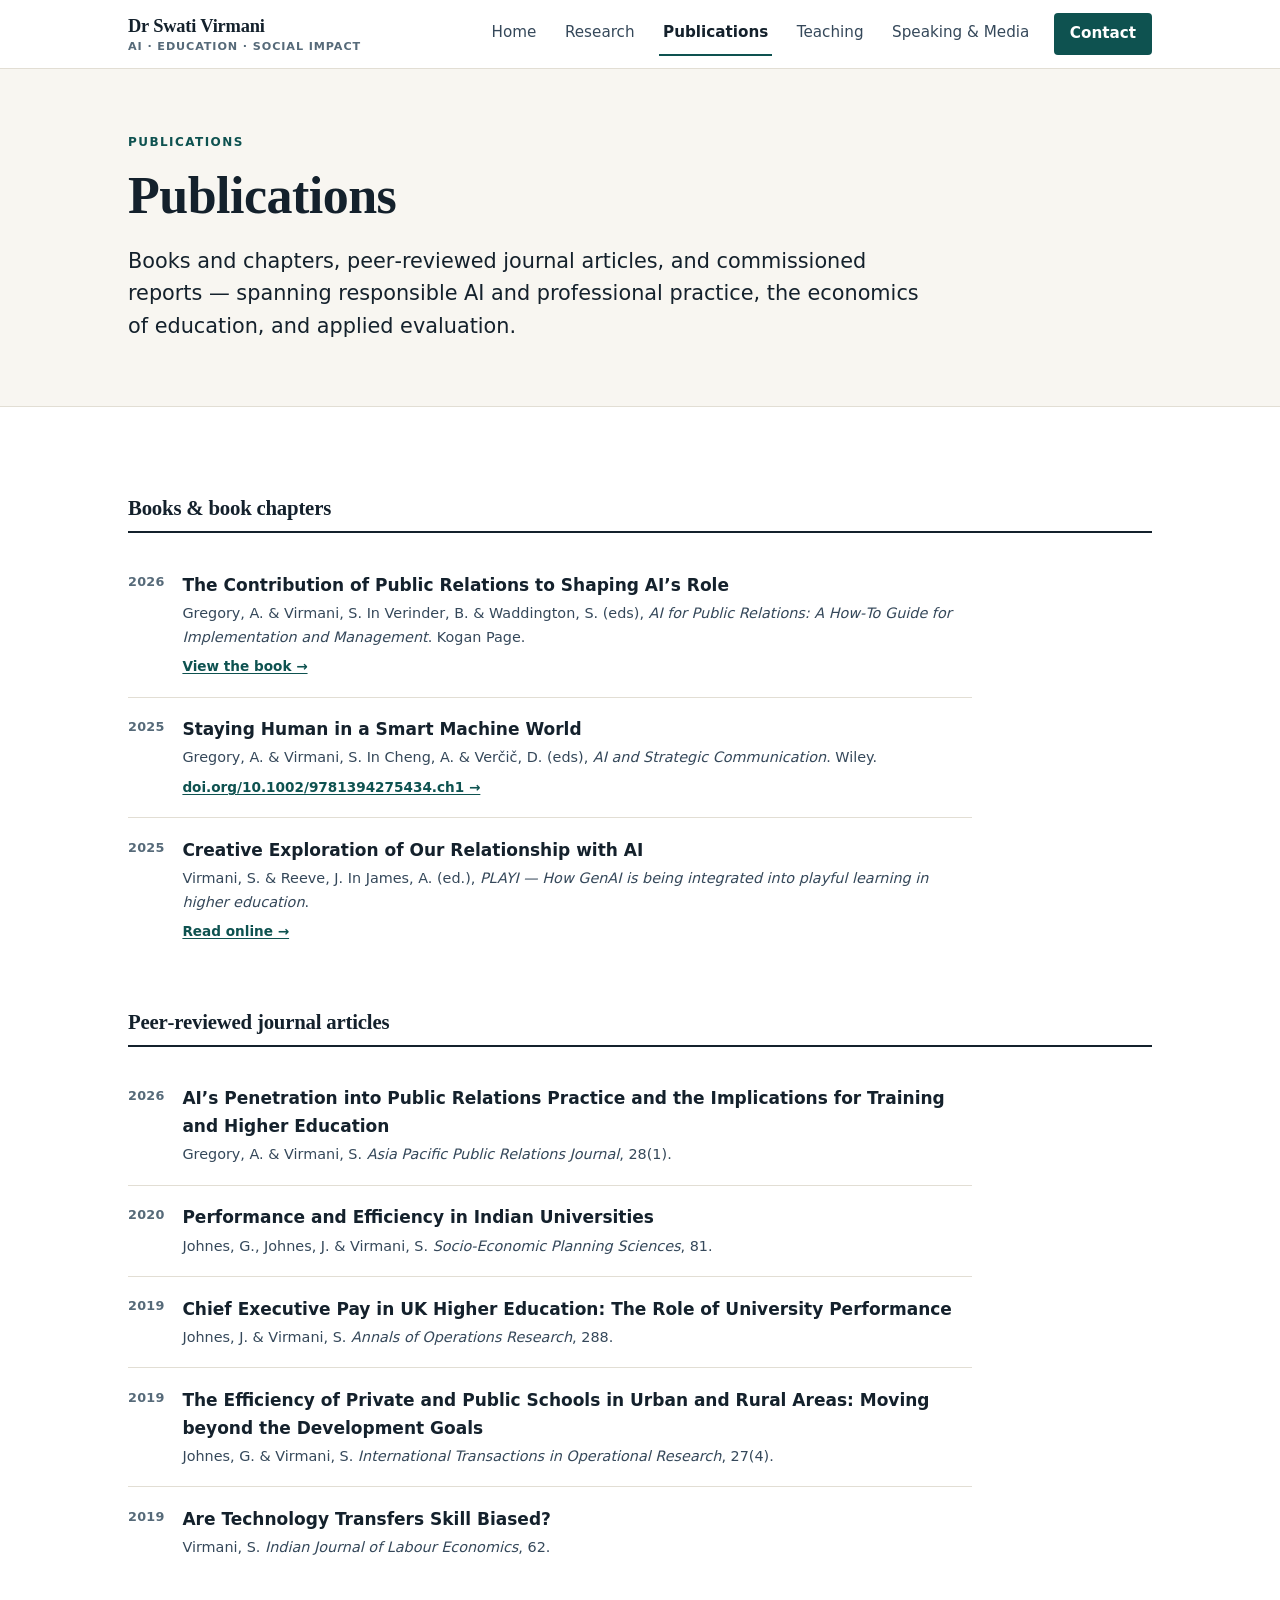
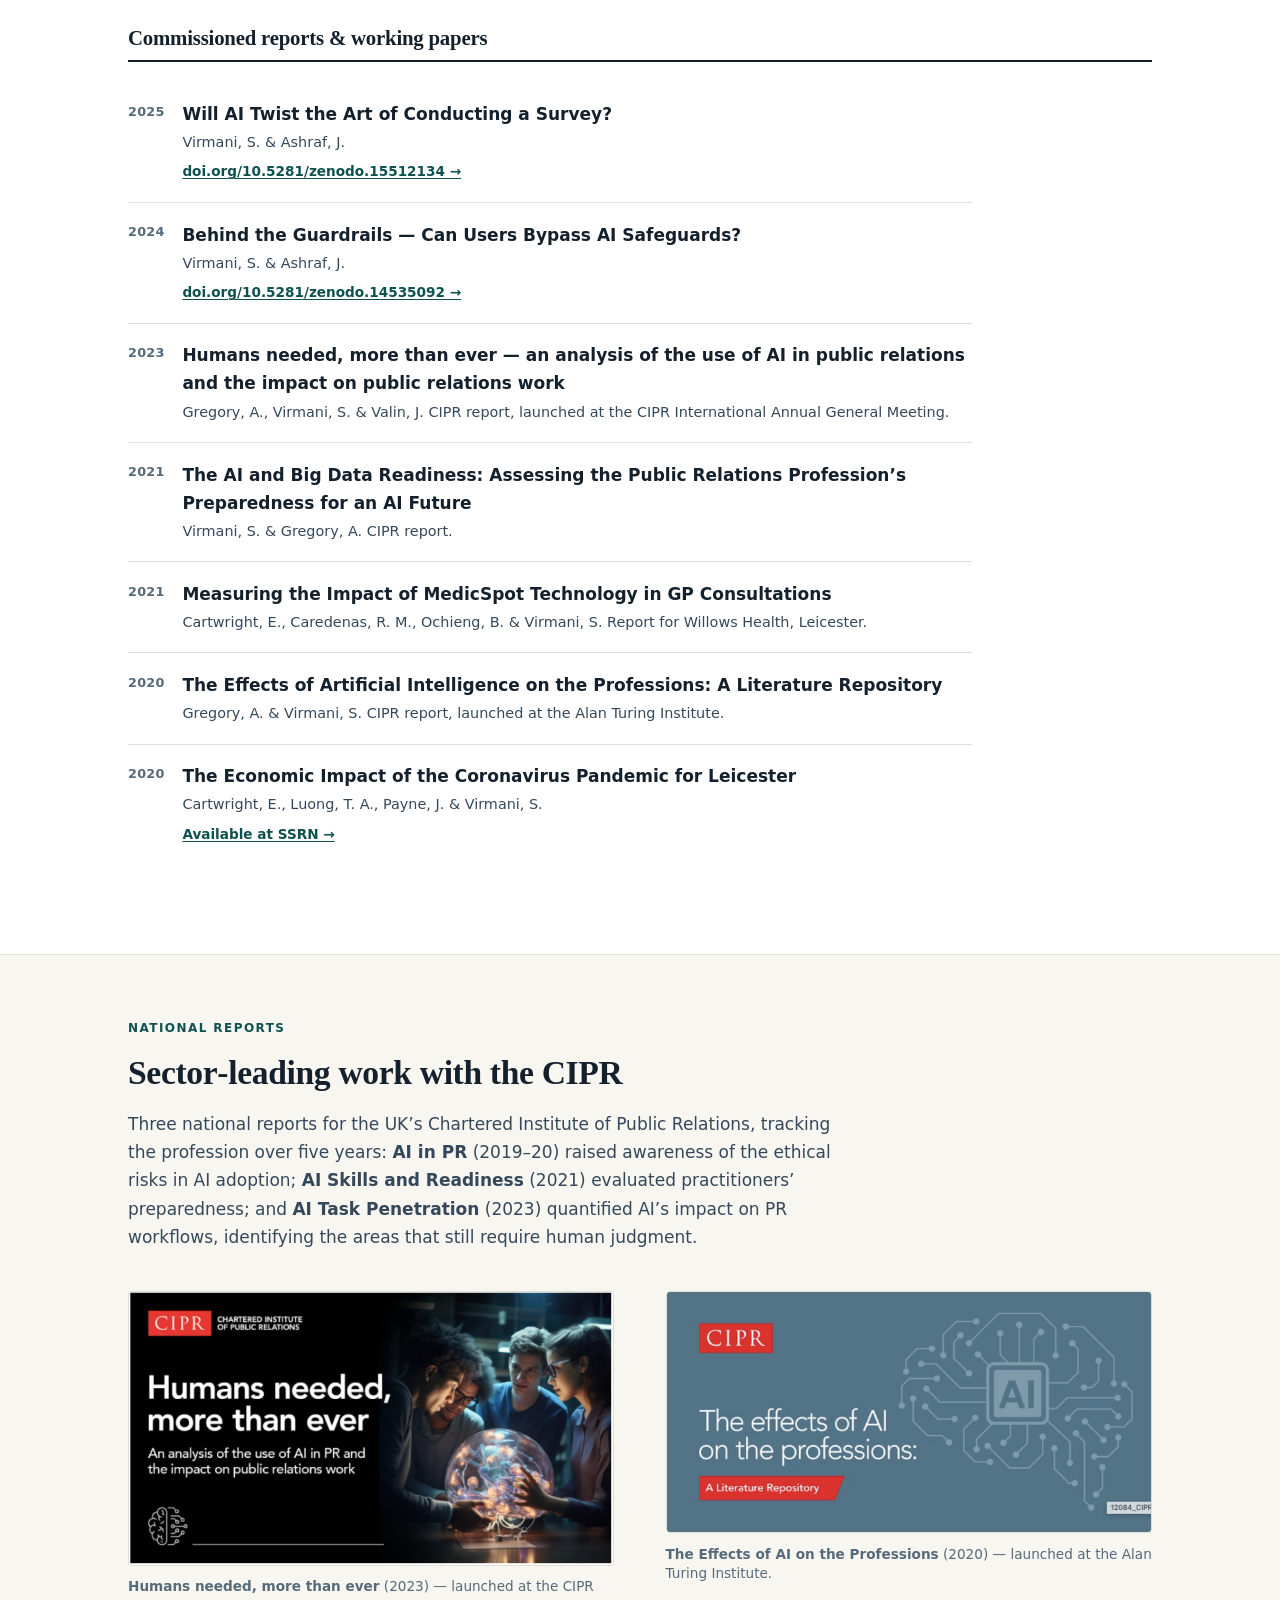
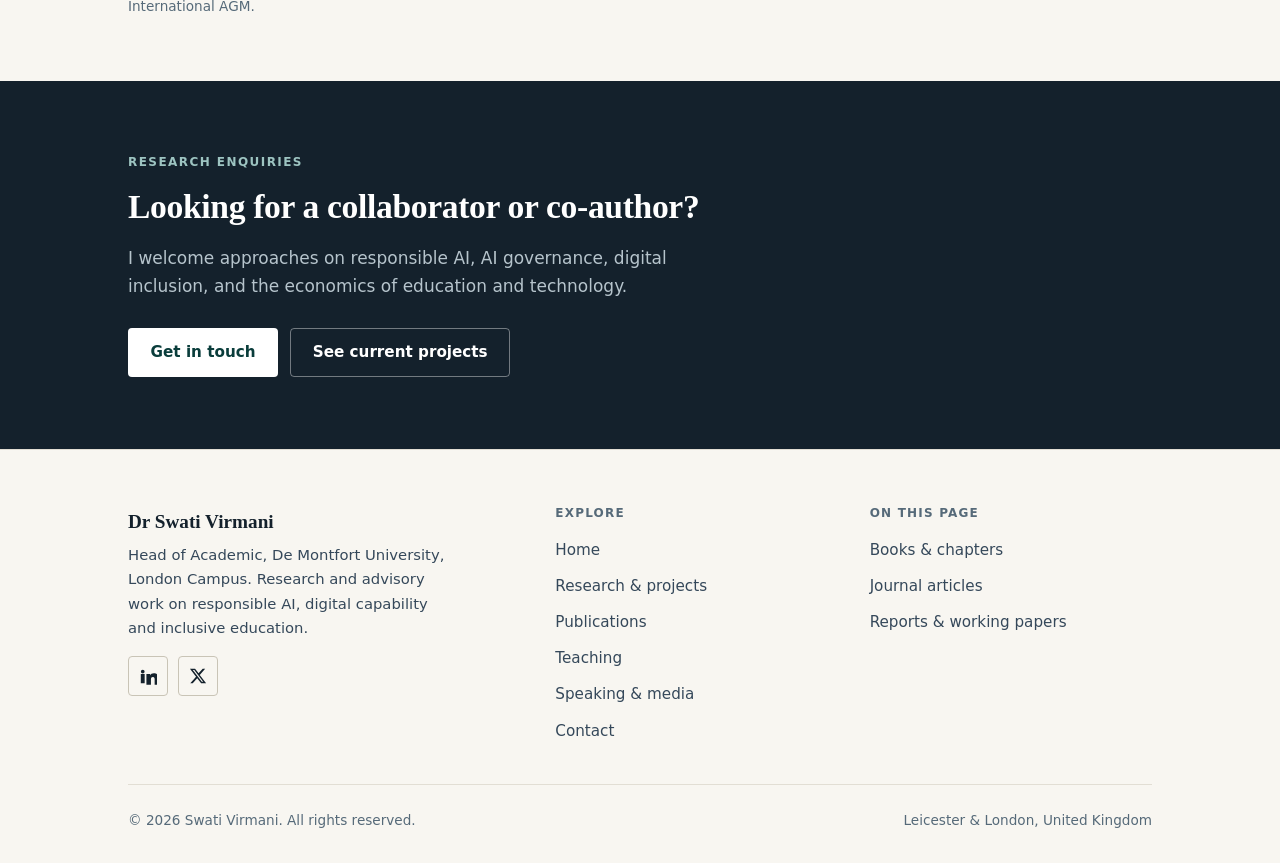
<file: most-recent-publications/index.html>
<!DOCTYPE html>
<html lang="en-GB">
<head>
<meta charset="utf-8">
<meta name="viewport" content="width=device-width, initial-scale=1">
<title>Moved &mdash; Dr Swati Virmani</title>
<link rel="canonical" href="https://swativirmani.co.uk/publications.html">
<meta http-equiv="refresh" content="0; url=/publications.html">
<link rel="icon" href="/assets/img/favicon.svg">
<script>location.replace("/publications.html" + location.hash);</script>
<style>
  body { margin:0; min-height:100vh; display:grid; place-items:center;
         background:#fcfbf8; color:#35485a;
         font:17px/1.6 system-ui,-apple-system,"Segoe UI",Roboto,sans-serif; }
  .box { text-align:center; padding:2rem; max-width:34rem; }
  h1 { font:600 1.5rem/1.2 "Iowan Old Style",Charter,Georgia,serif; color:#14212c; margin:0 0 .6rem; }
  a { color:#0e5250; }
</style>
</head>
<body>
  <div class="box">
    <h1>This page has moved</h1>
    <p>You should be redirected automatically. If not,
       <a href="/publications.html">continue to Publications</a>.</p>
  </div>
</body>
</html>
</file>
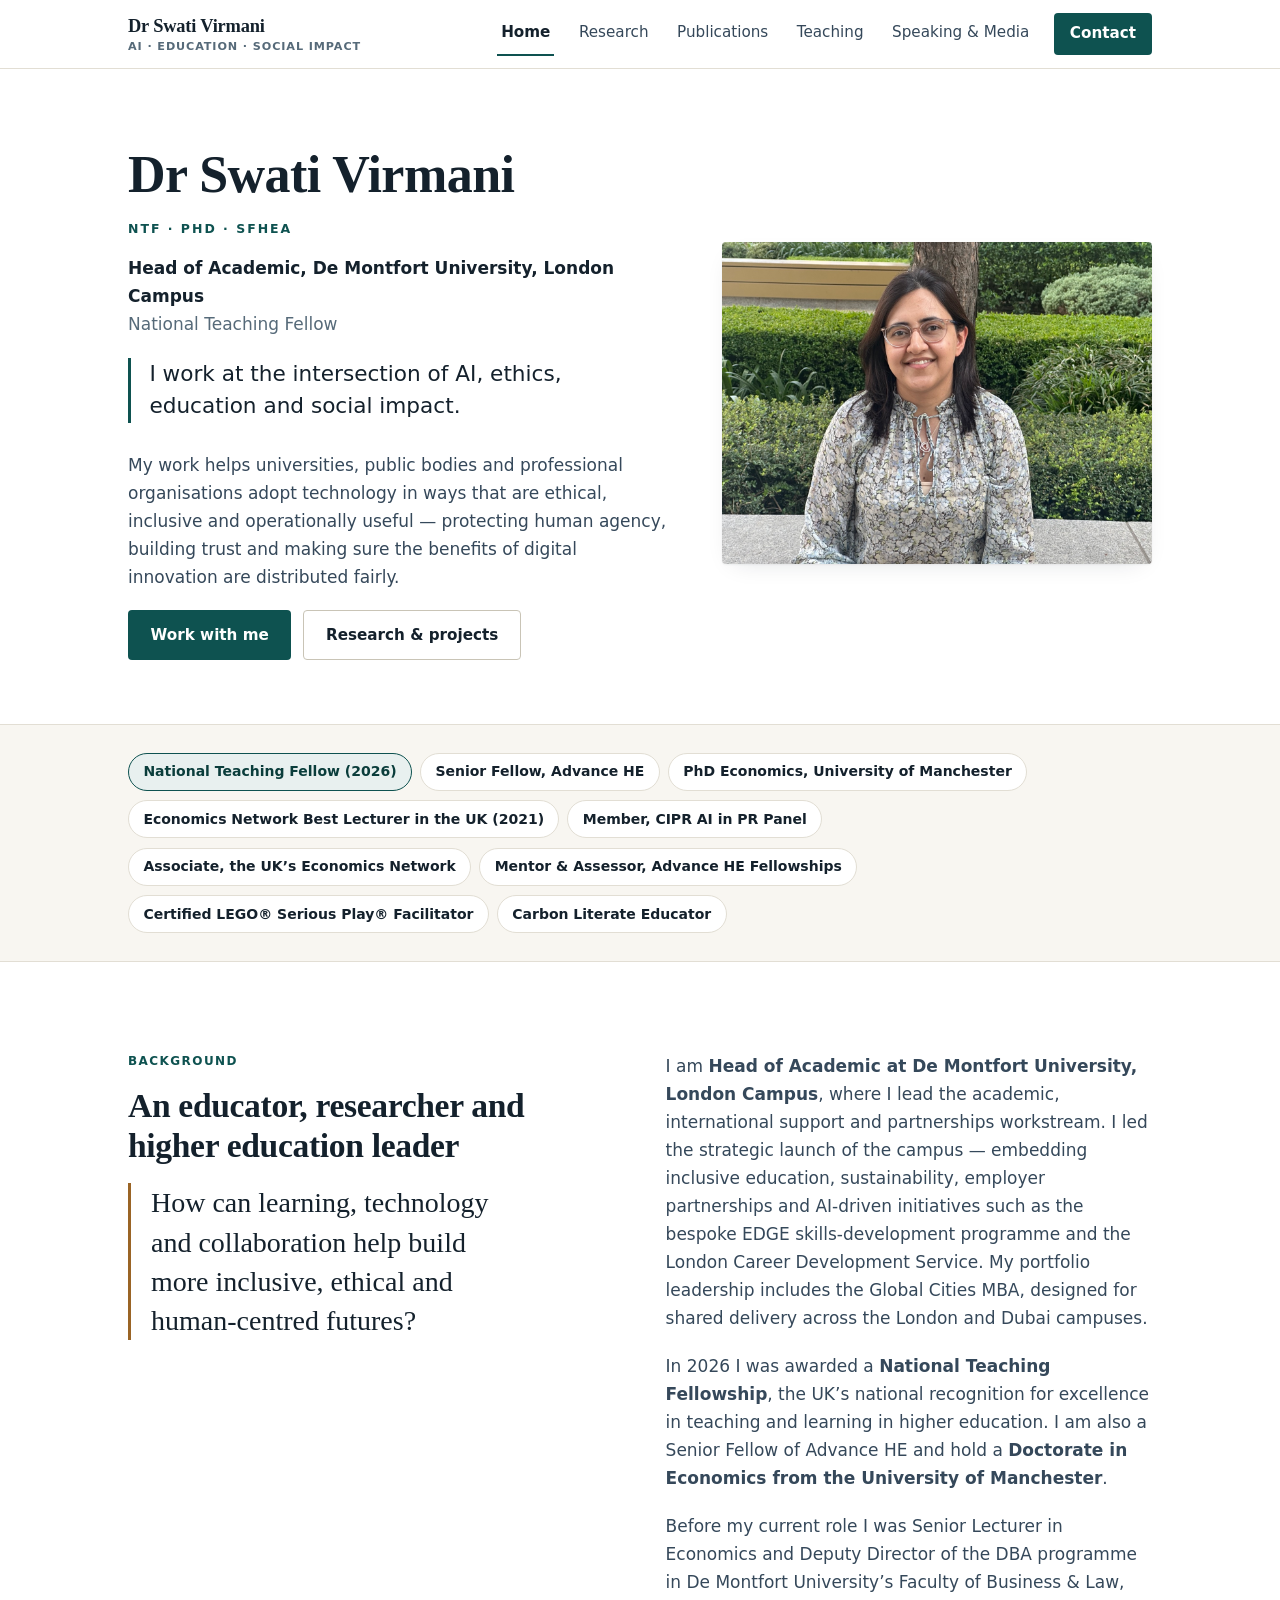
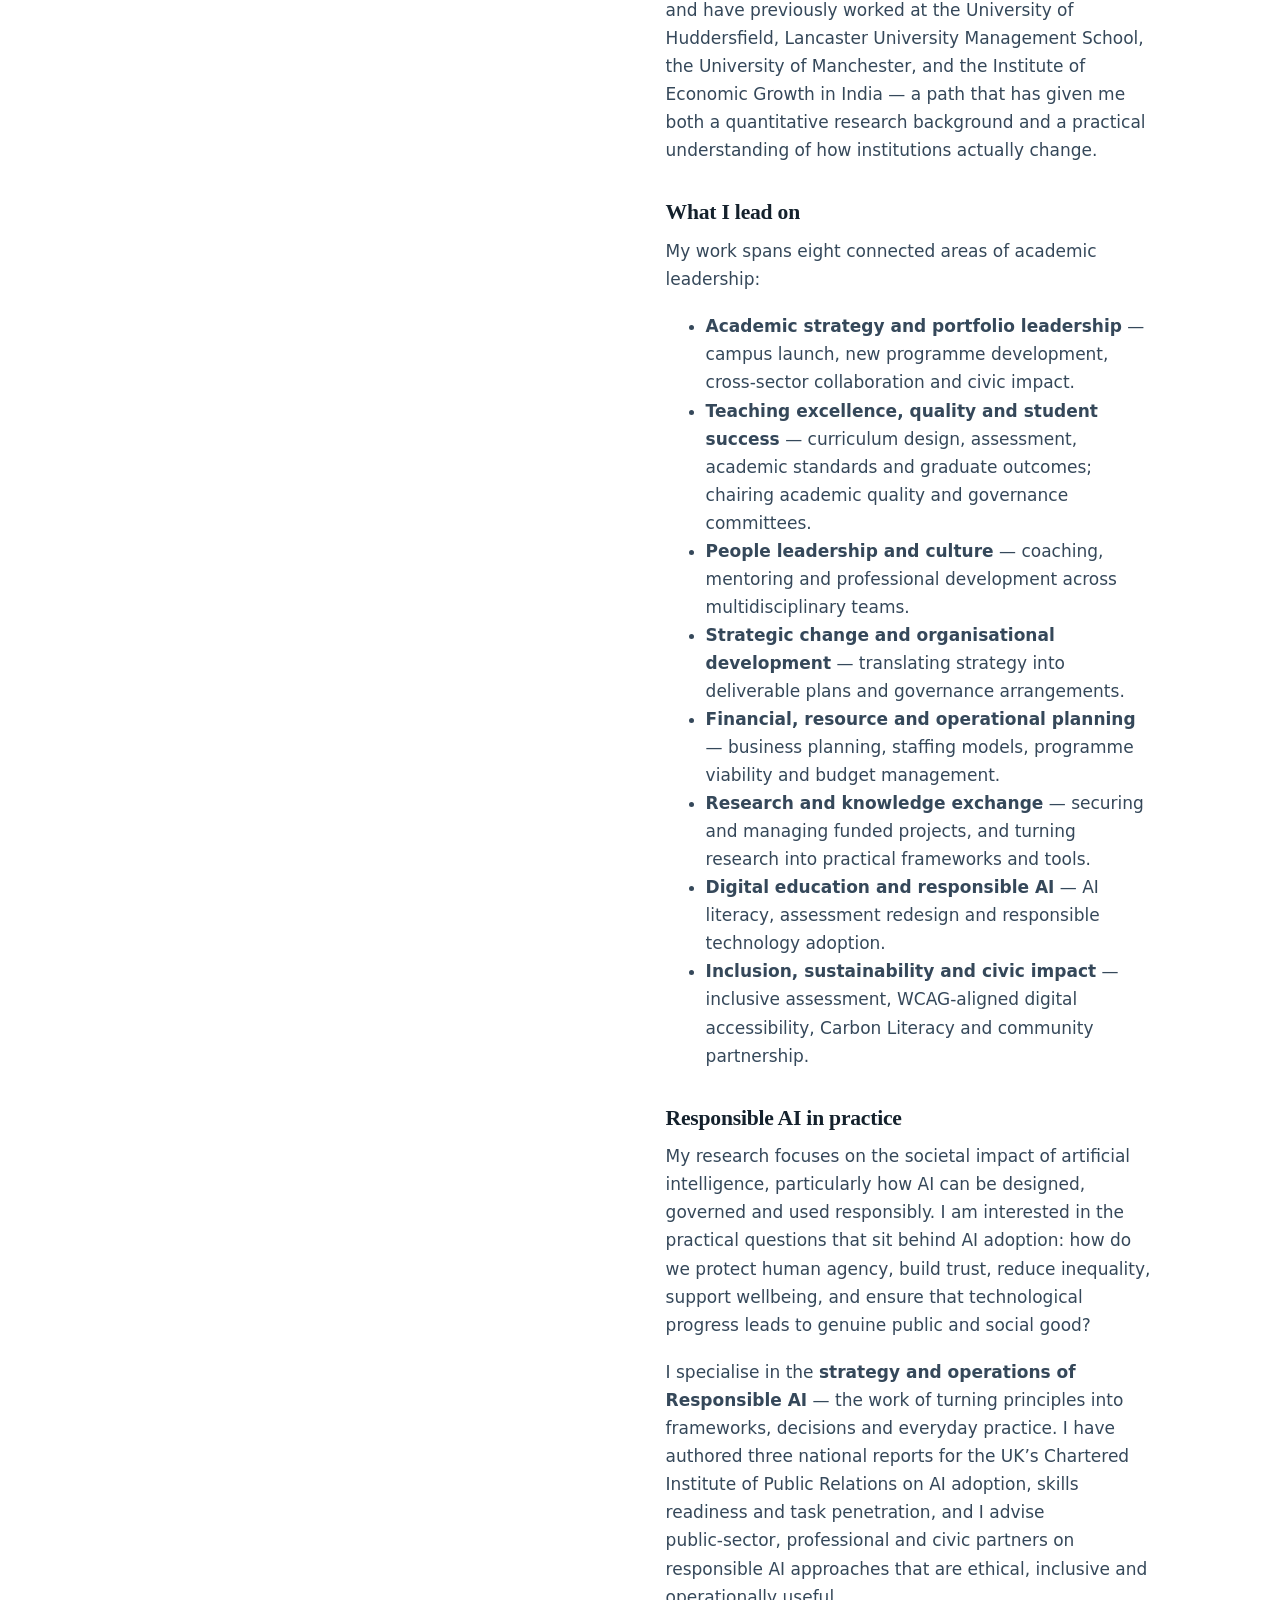
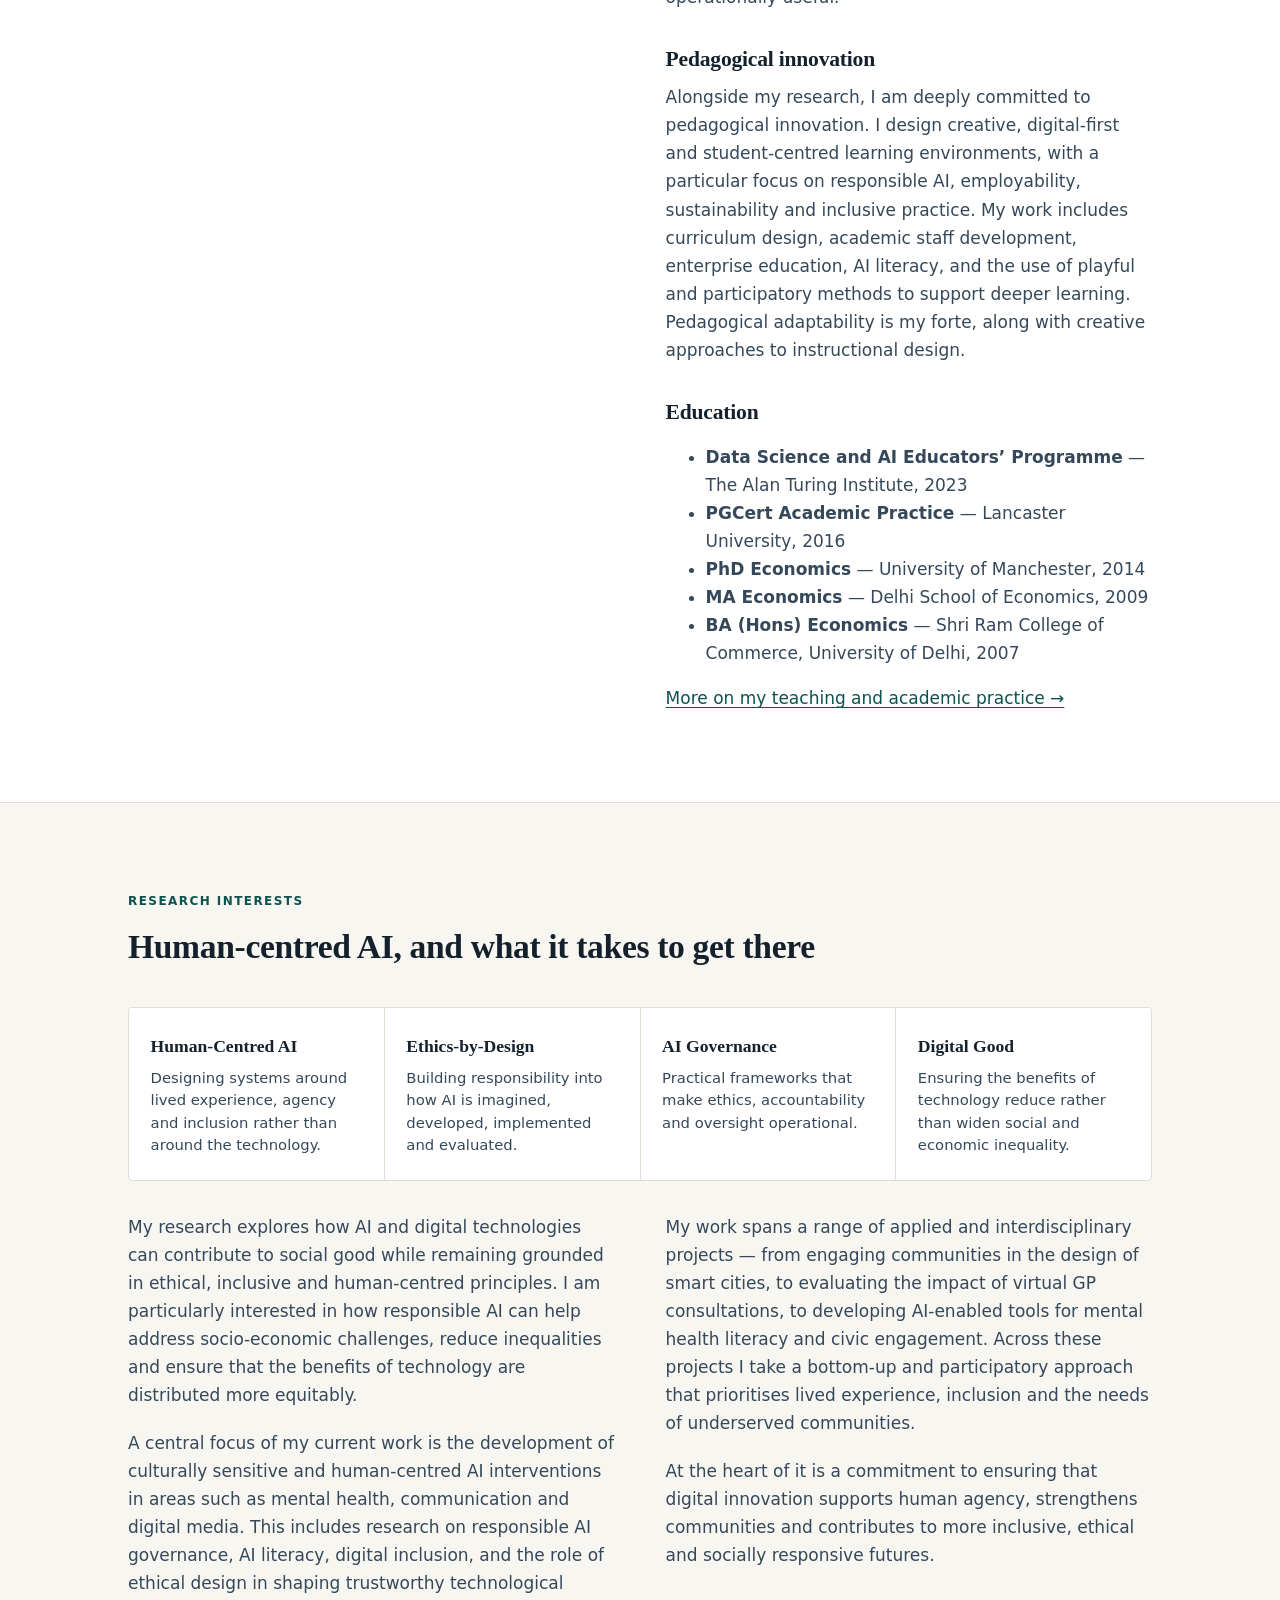
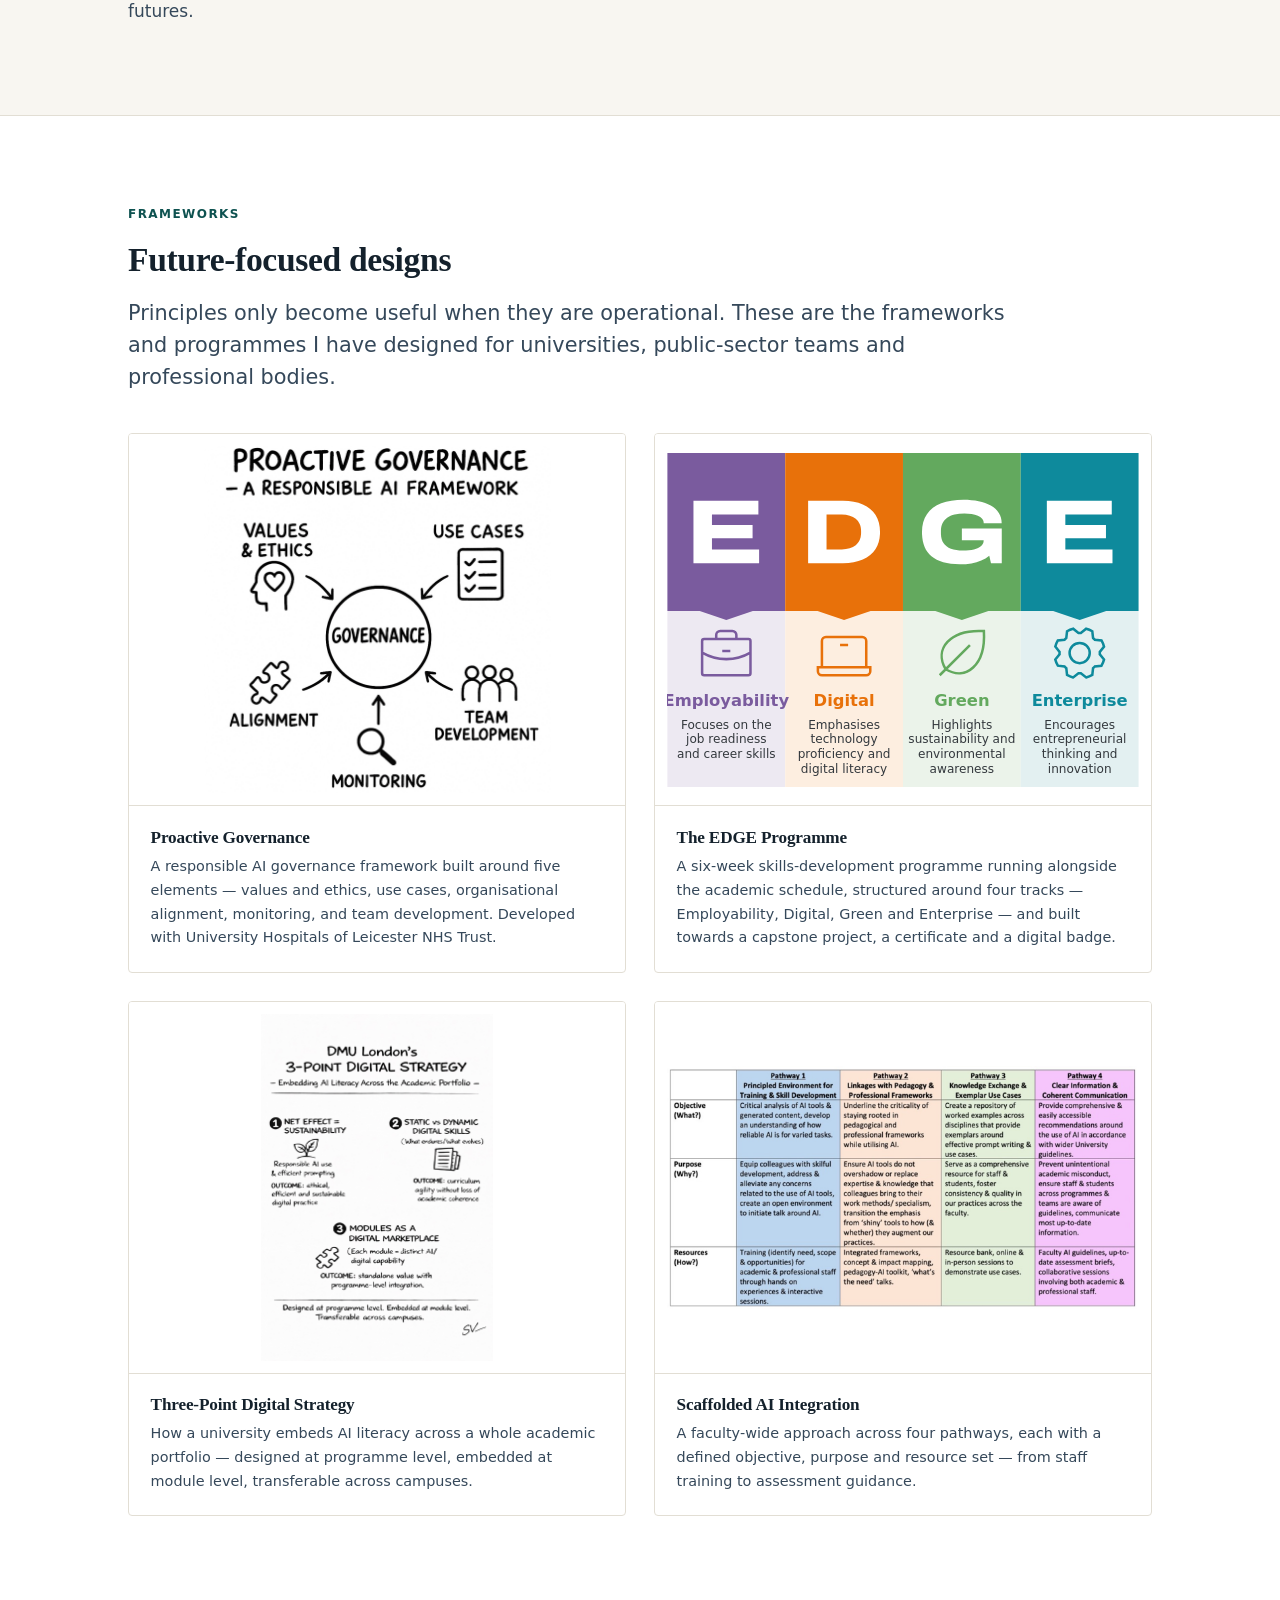
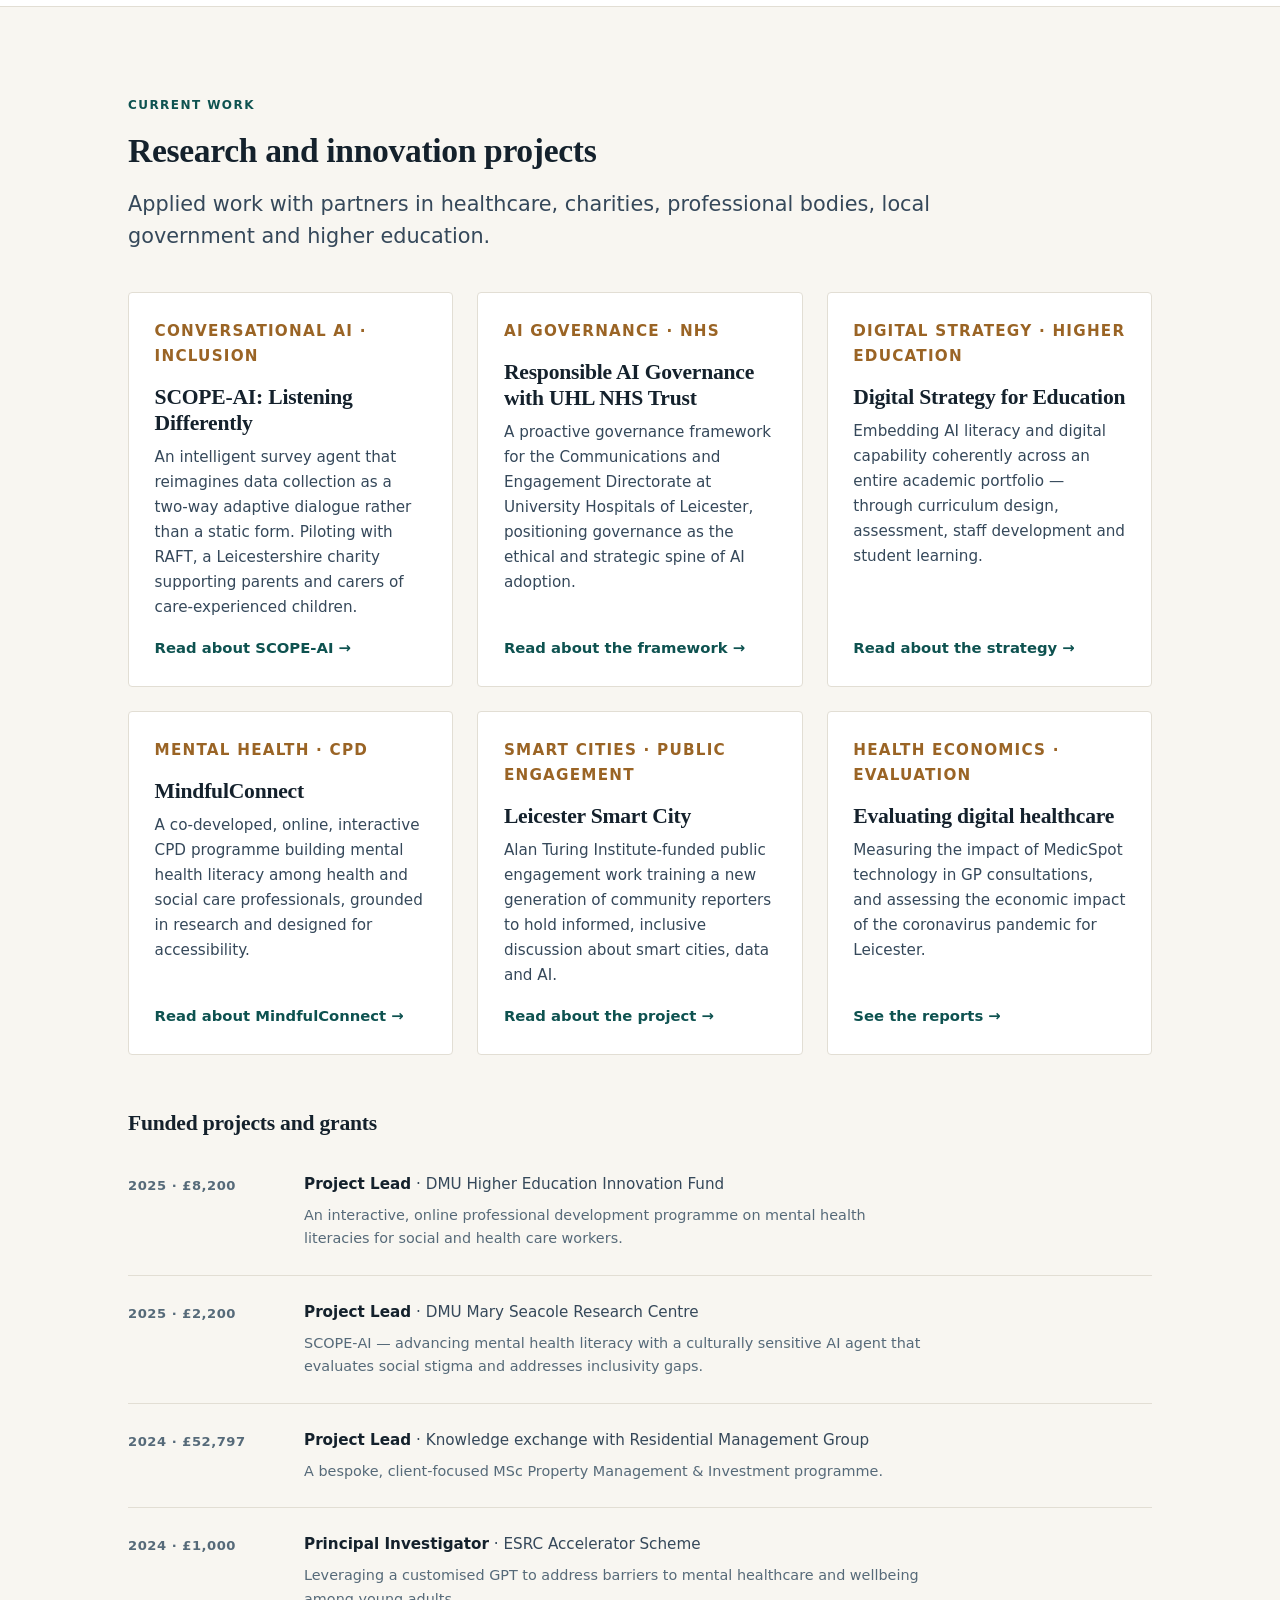
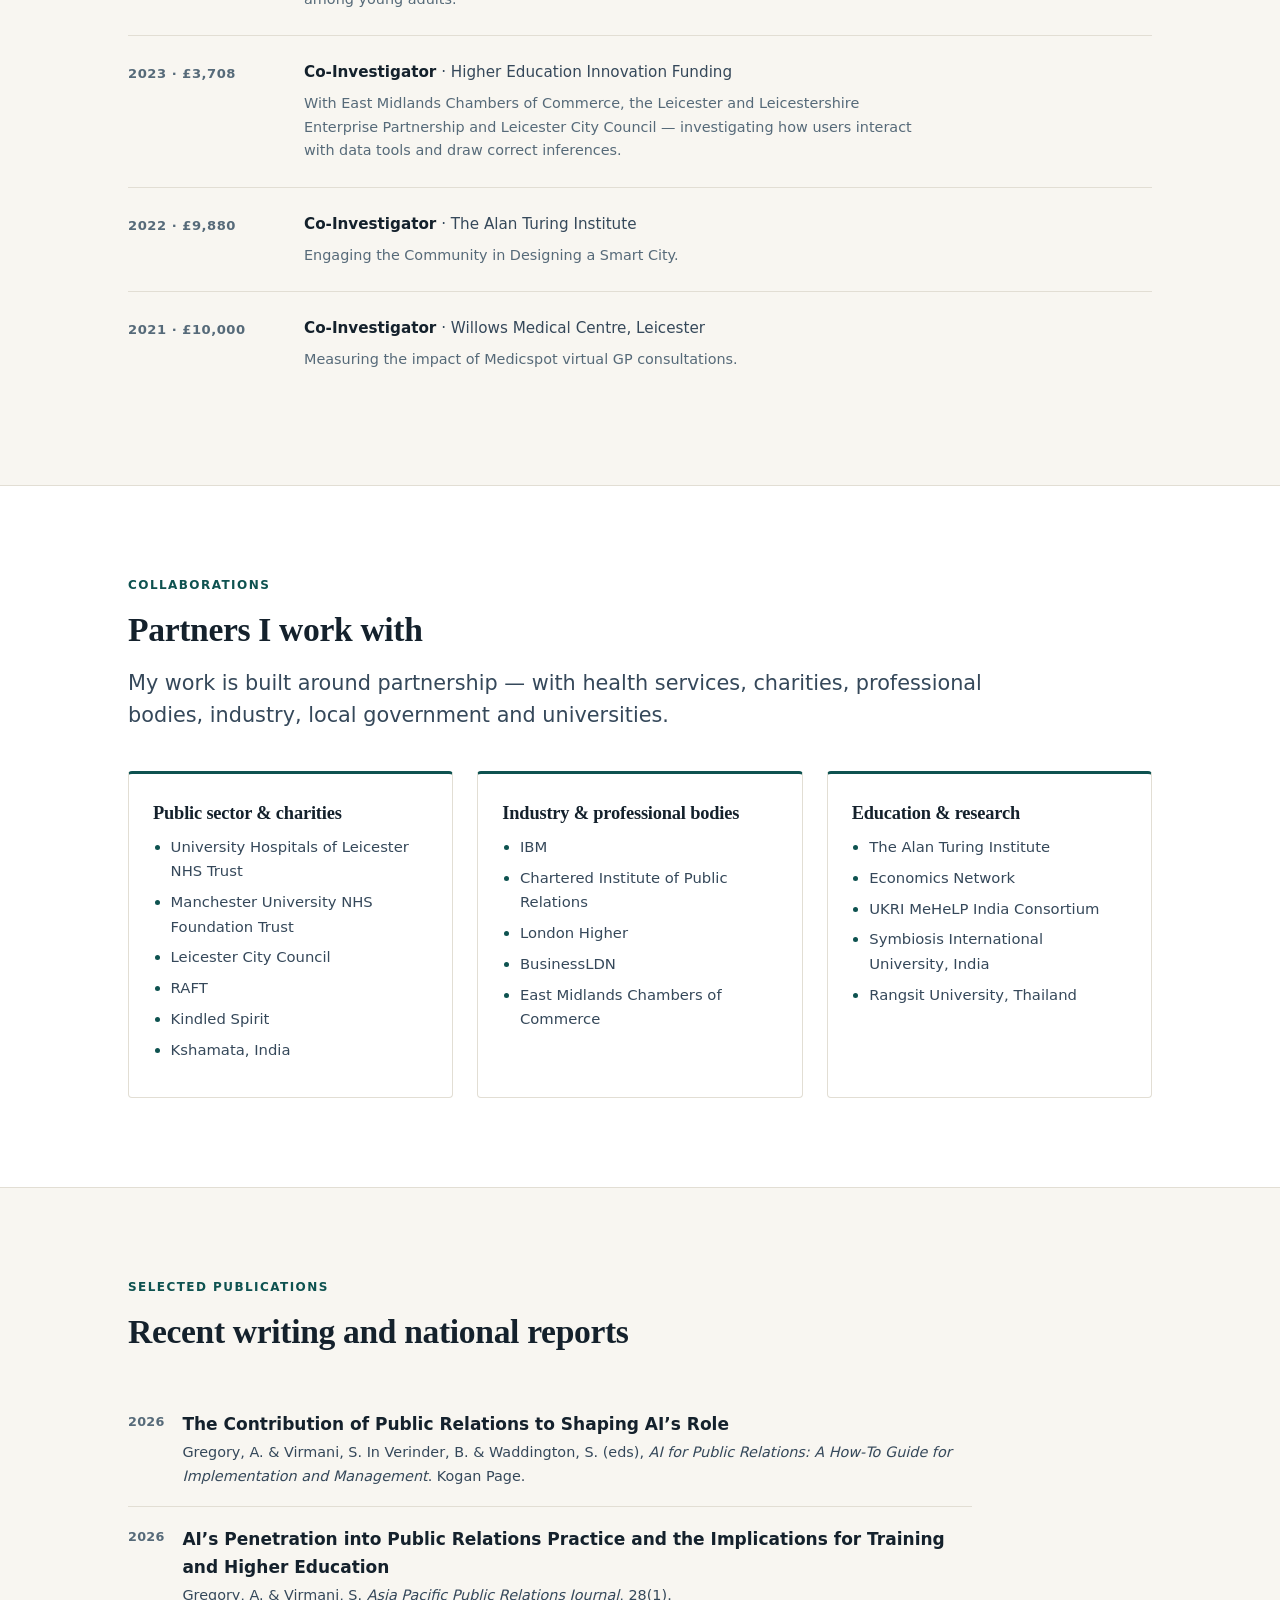
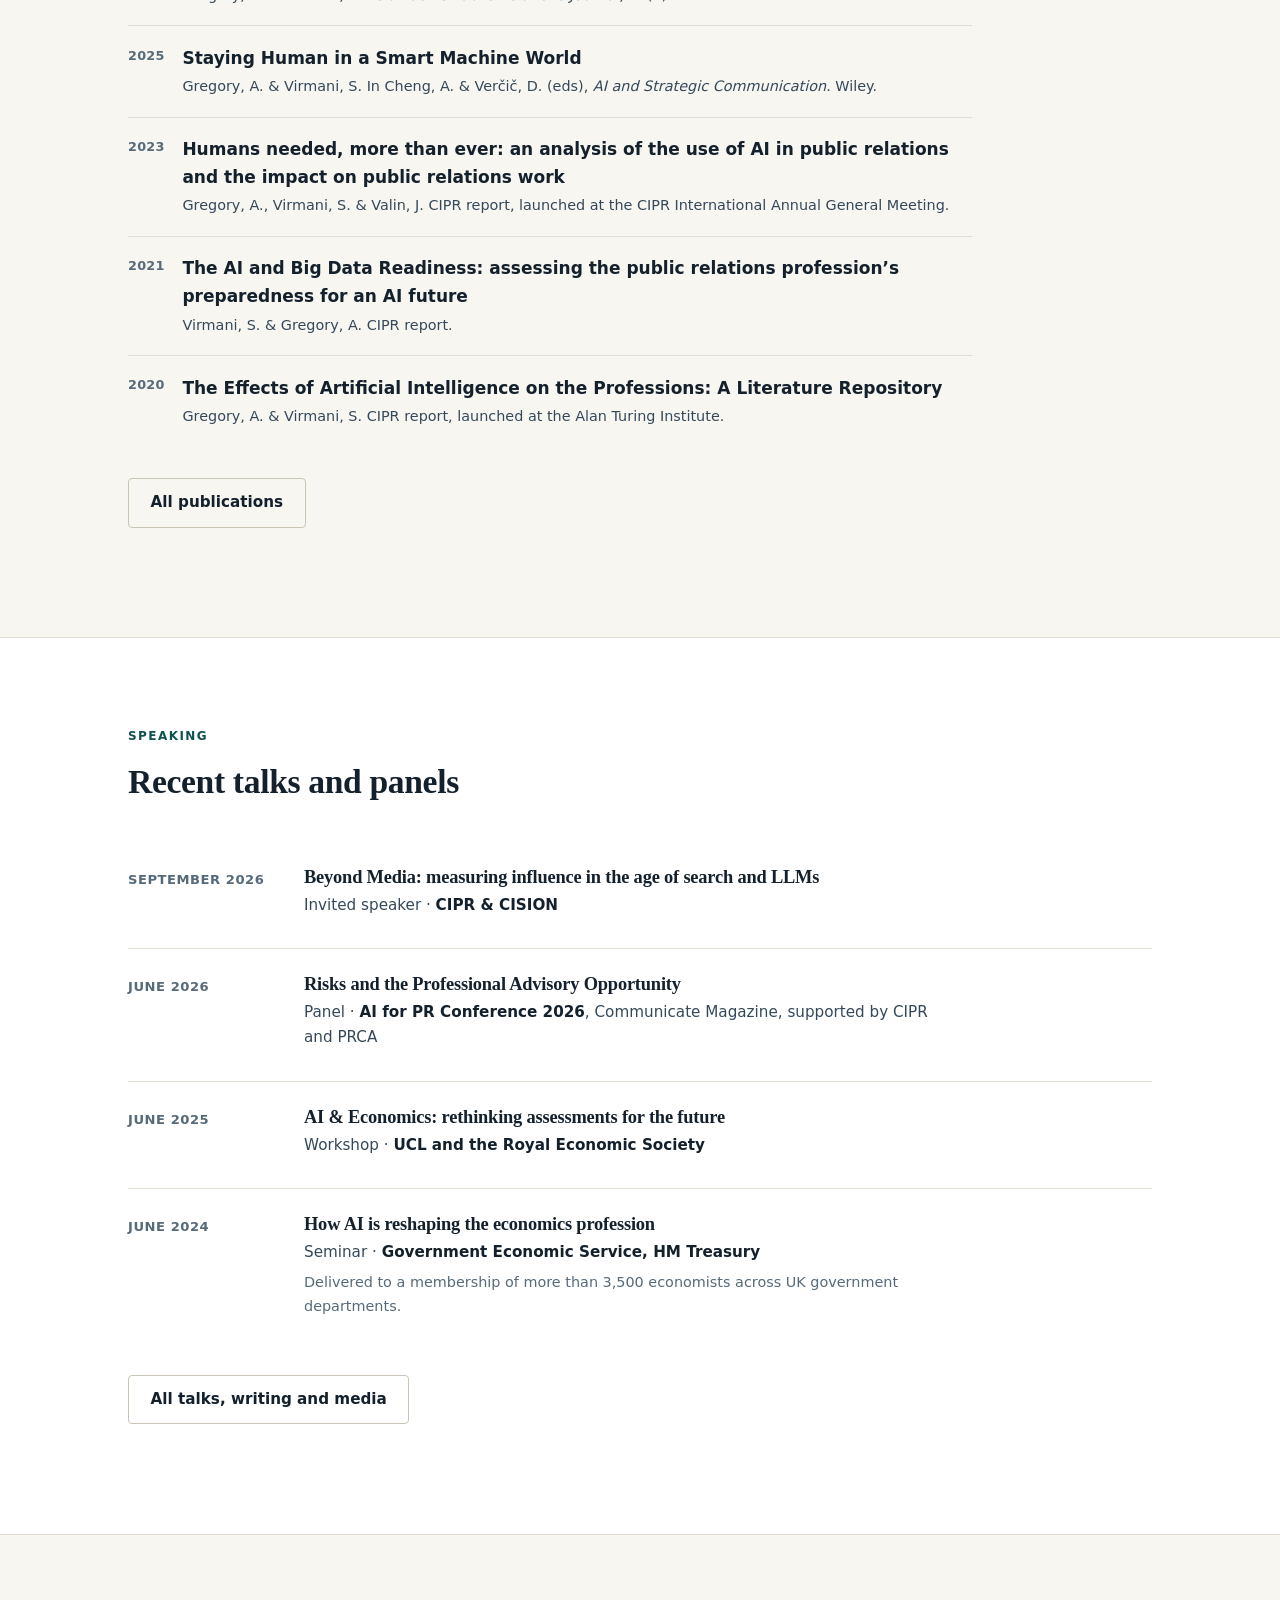
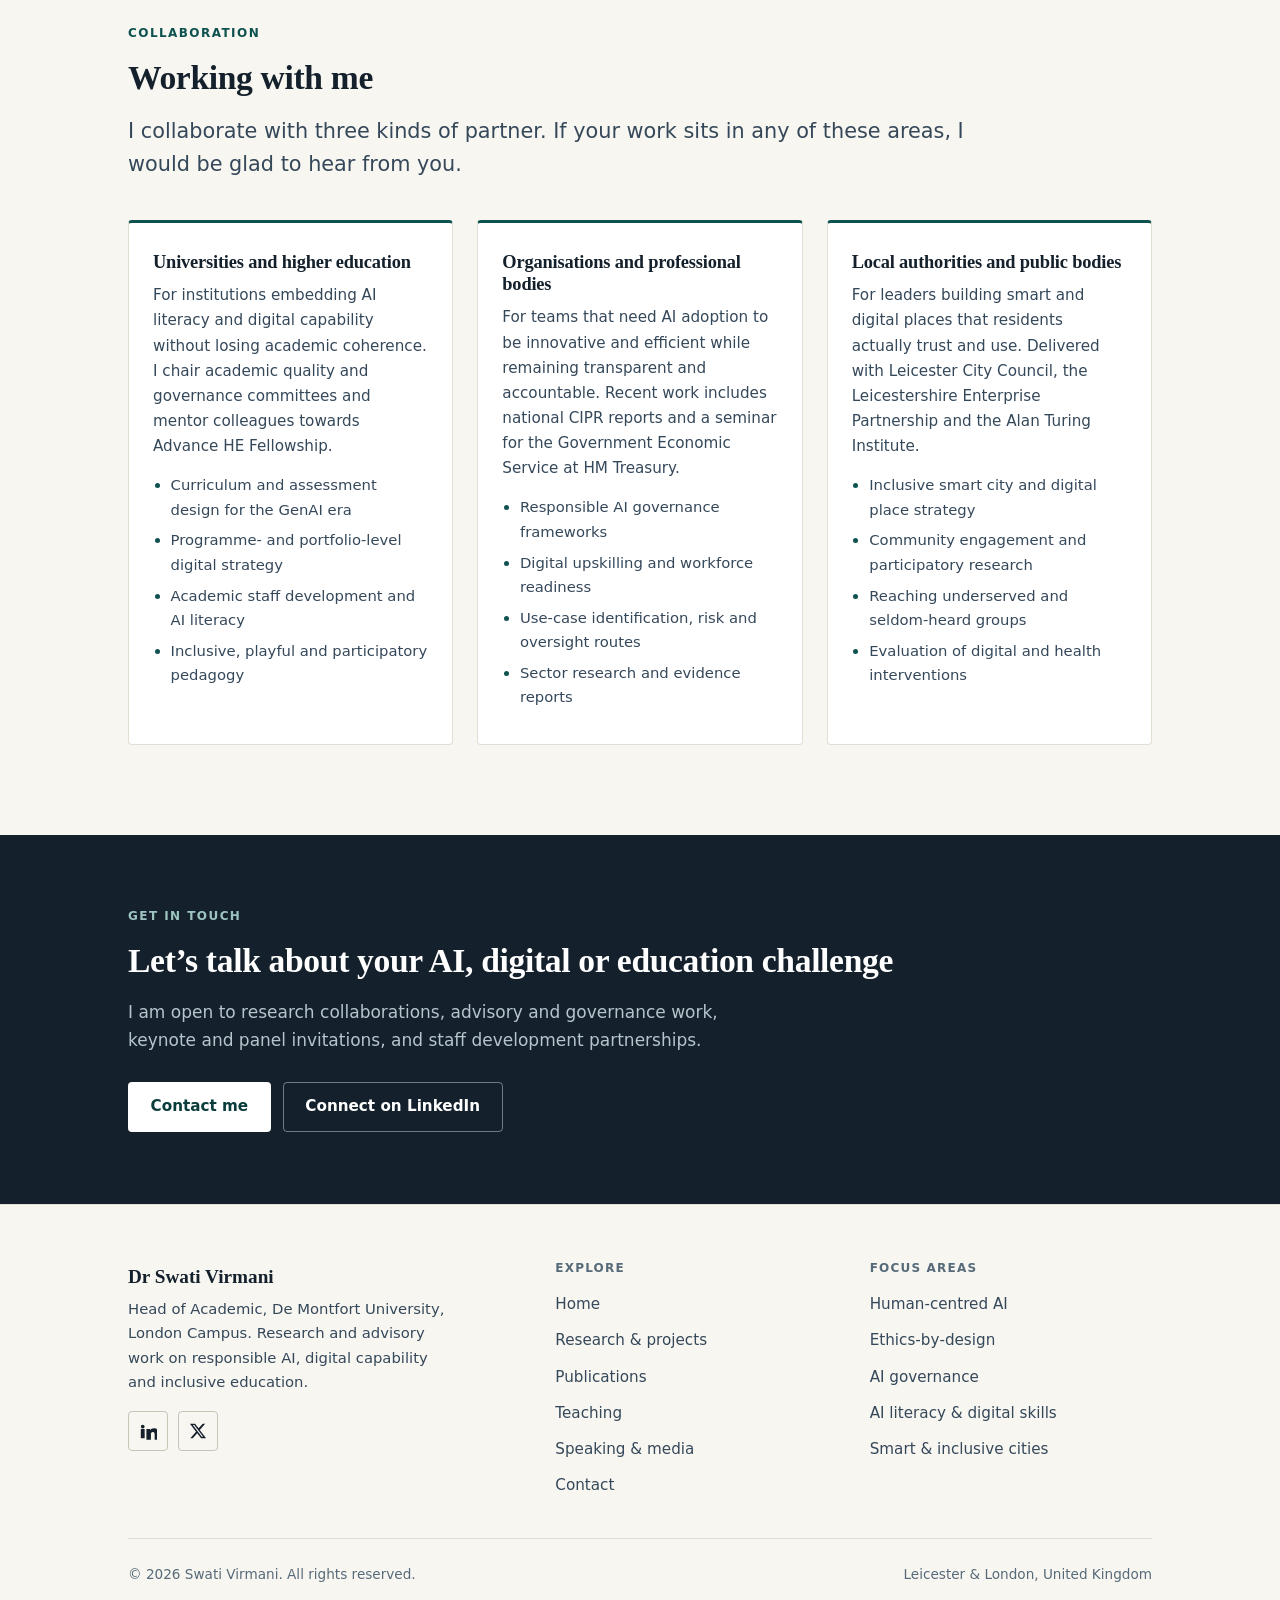
<file: 2024/05/19/hello-world/index.html>
<!DOCTYPE html>
<html lang="en-GB">
<head>
<meta charset="utf-8">
<meta name="viewport" content="width=device-width, initial-scale=1">
<title>Moved &mdash; Dr Swati Virmani</title>
<link rel="canonical" href="https://swativirmani.co.uk/">
<meta http-equiv="refresh" content="0; url=/">
<link rel="icon" href="/assets/img/favicon.svg">
<script>location.replace("/" + location.hash);</script>
<style>
  body { margin:0; min-height:100vh; display:grid; place-items:center;
         background:#fcfbf8; color:#35485a;
         font:17px/1.6 system-ui,-apple-system,"Segoe UI",Roboto,sans-serif; }
  .box { text-align:center; padding:2rem; max-width:34rem; }
  h1 { font:600 1.5rem/1.2 "Iowan Old Style",Charter,Georgia,serif; color:#14212c; margin:0 0 .6rem; }
  a { color:#0e5250; }
</style>
</head>
<body>
  <div class="box">
    <h1>This page has moved</h1>
    <p>You should be redirected automatically. If not,
       <a href="/">continue to Home</a>.</p>
  </div>
</body>
</html>
</file>
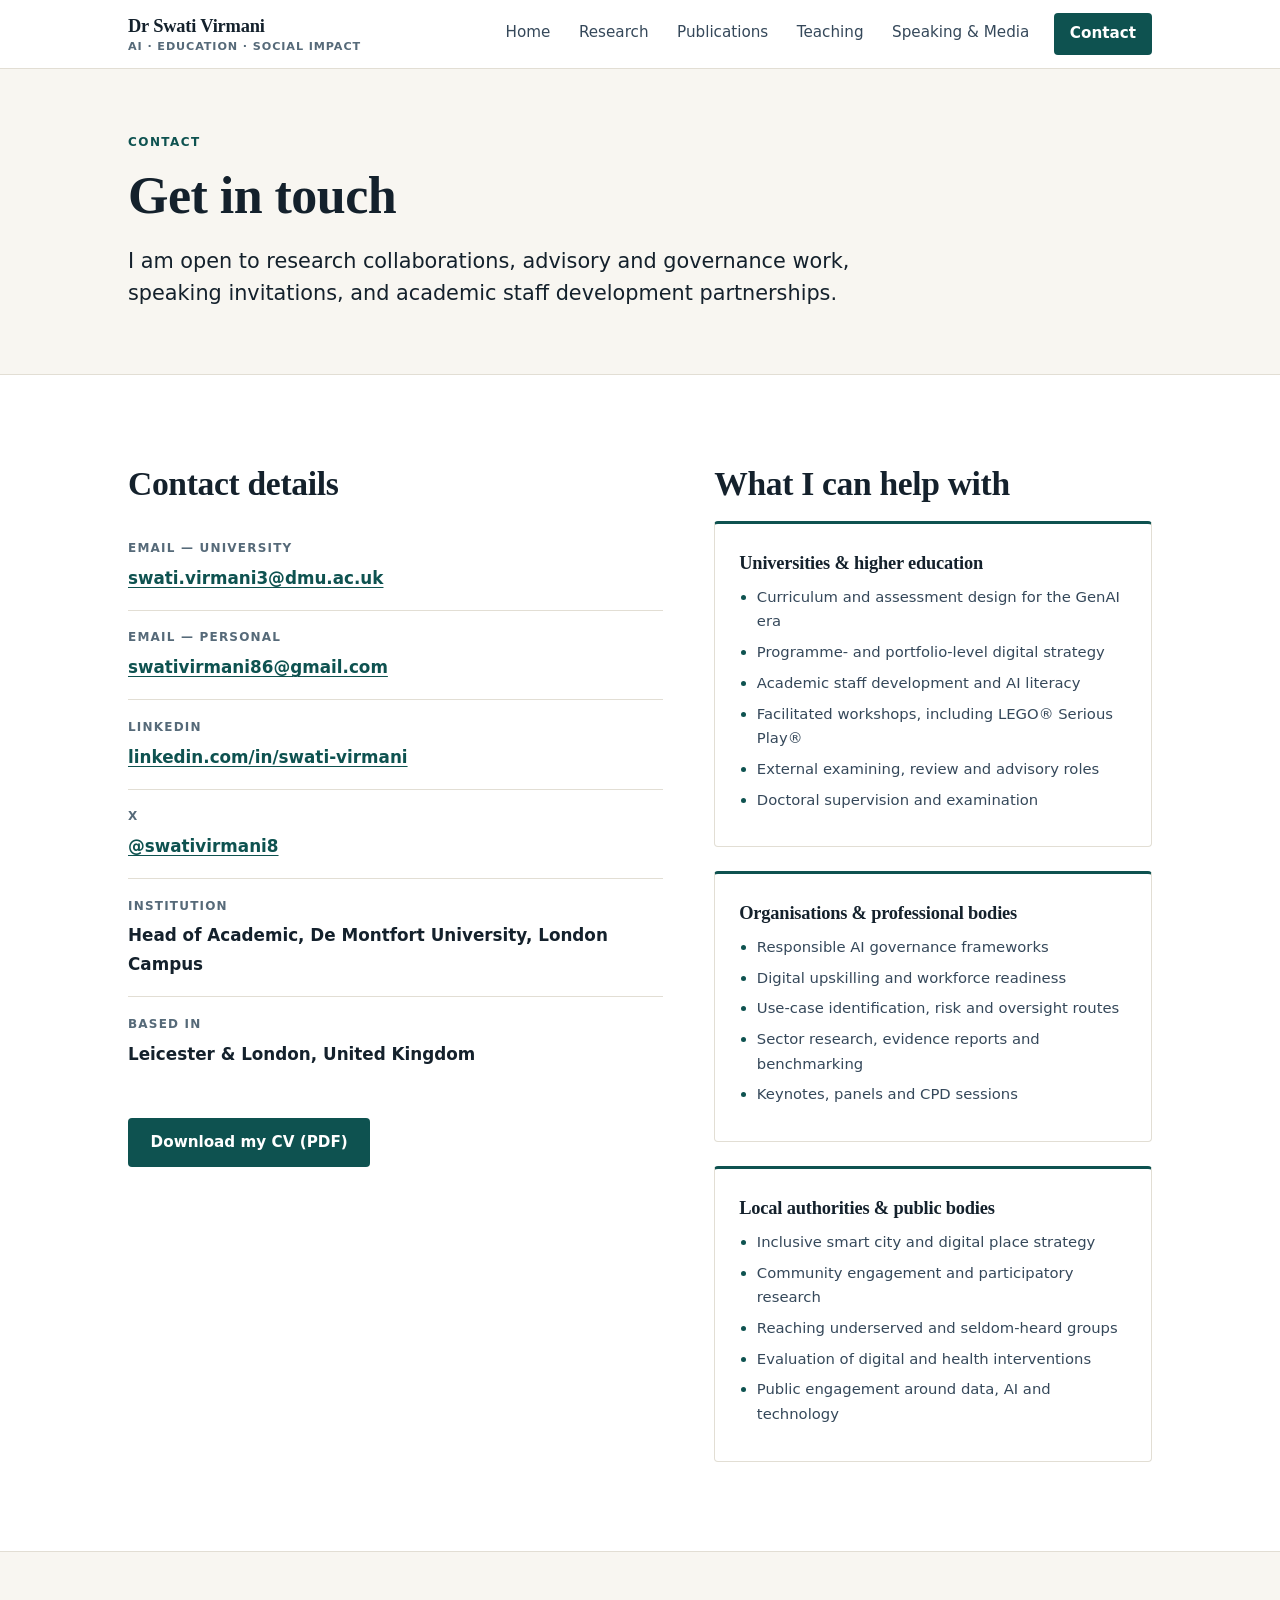
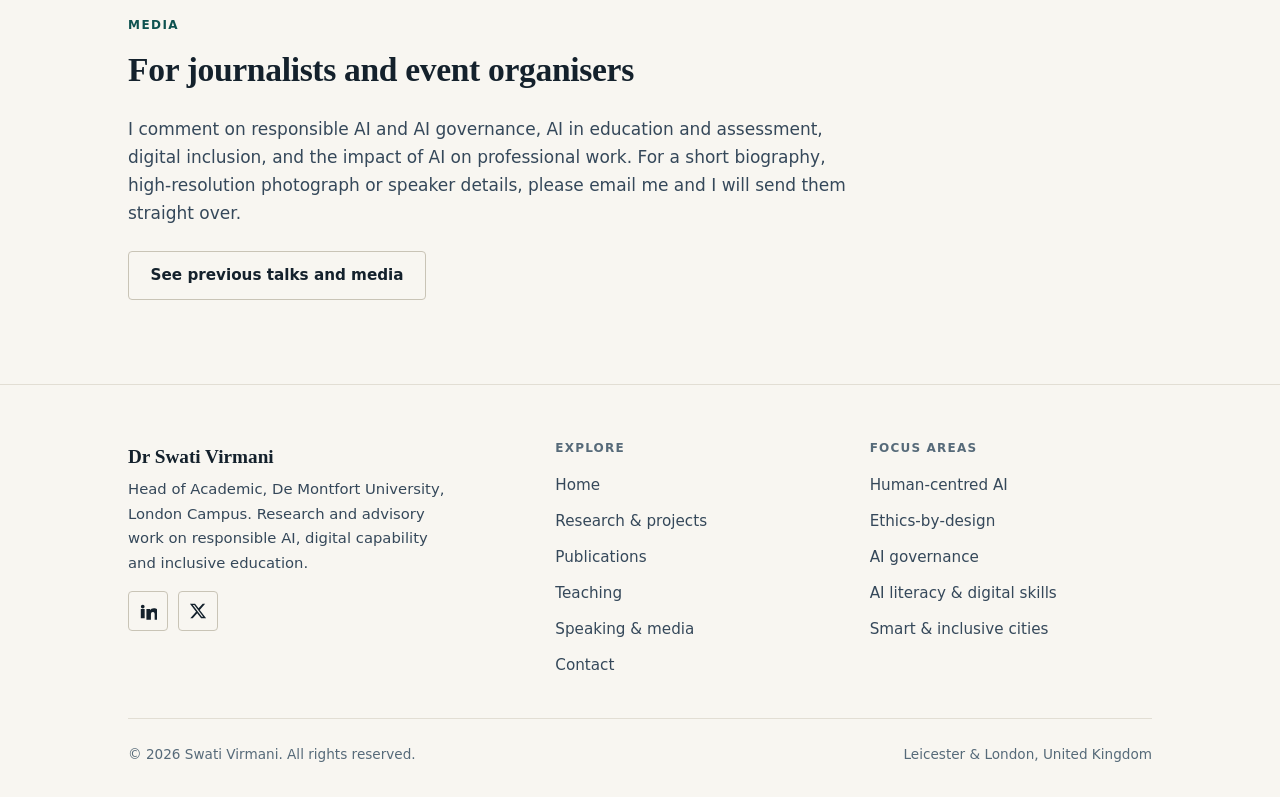
<file: contact.html>
<!DOCTYPE html>
<html lang="en-GB">
<head>
<meta charset="utf-8">
<meta name="viewport" content="width=device-width, initial-scale=1">
<title>Contact — Dr Swati Virmani</title>
<meta name="description" content="Contact Dr Swati Virmani about research collaborations, responsible AI governance and advisory work, speaking invitations, and academic staff development partnerships.">
<link rel="canonical" href="https://swativirmani.co.uk/contact">
<meta property="og:type" content="website">
<meta property="og:title" content="Contact — Dr Swati Virmani">
<meta property="og:description" content="Research collaborations, AI governance advisory work, speaking invitations and staff development partnerships.">
<meta property="og:image" content="assets/img/portrait.jpg">
<meta name="twitter:card" content="summary_large_image">
<link rel="icon" href="assets/img/favicon.svg">
<link rel="stylesheet" href="assets/css/style.css">
</head>
<body>

<a class="skip-link" href="#main">Skip to content</a>

<header class="site-header">
  <div class="wrap site-header__inner">
    <a class="brand" href="index.html">Dr Swati Virmani<span>AI &middot; Education &middot; Social Impact</span></a>
    <button class="nav-toggle" type="button" aria-expanded="false" aria-controls="primary-nav" aria-label="Open menu">
      <svg class="icon-open" viewBox="0 0 24 24" fill="none" stroke="currentColor" stroke-width="2" aria-hidden="true"><path d="M3 6h18M3 12h18M3 18h18"/></svg>
      <svg class="icon-close" viewBox="0 0 24 24" fill="none" stroke="currentColor" stroke-width="2" aria-hidden="true"><path d="M6 6l12 12M18 6L6 18"/></svg>
    </button>
    <nav class="nav" id="primary-nav" aria-label="Primary">
      <ul>
        <li><a href="index.html">Home</a></li>
        <li><a href="research.html">Research</a></li>
        <li><a href="publications.html">Publications</a></li>
        <li><a href="teaching.html">Teaching</a></li>
        <li><a href="speaking.html">Speaking &amp; Media</a></li>
        <li><a class="nav__cta" href="contact.html" aria-current="page">Contact</a></li>
      </ul>
    </nav>
  </div>
</header>

<main id="main">

  <div class="page-header">
    <div class="wrap">
      <span class="eyebrow">Contact</span>
      <h1>Get in touch</h1>
      <p class="lede">I am open to research collaborations, advisory and governance work, speaking invitations, and academic staff development partnerships.</p>
    </div>
  </div>

  <section class="section">
    <div class="wrap contact-grid">

      <div>
        <h2>Contact details</h2>
        <ul class="contact-list">
          <li>
            <span class="label">Email &mdash; university</span>
            <a href="mailto:swati.virmani3@dmu.ac.uk">swati.virmani3@dmu.ac.uk</a>
          </li>
          <li>
            <span class="label">Email &mdash; personal</span>
            <a href="mailto:swativirmani86@gmail.com">swativirmani86@gmail.com</a>
          </li>
          <li>
            <span class="label">LinkedIn</span>
            <a href="https://uk.linkedin.com/in/swati-virmani-5b52a013" rel="noopener">linkedin.com/in/swati-virmani</a>
          </li>
          <li>
            <span class="label">X</span>
            <a href="https://x.com/swativirmani8" rel="noopener">@swativirmani8</a>
          </li>
          <li>
            <span class="label">Institution</span>
            <span class="value">Head of Academic, De Montfort University, London Campus</span>
          </li>
          <li>
            <span class="label">Based in</span>
            <span class="value">Leicester &amp; London, United Kingdom</span>
          </li>
        </ul>

        <p style="margin-top:2rem">
          <a class="btn btn--primary" href="assets/cv/Swati-Virmani-CV.pdf">Download my CV (PDF)</a>
        </p>
      </div>

      <div>
        <h2>What I can help with</h2>

        <div class="audience" style="grid-template-columns:1fr">
          <article>
            <h3>Universities &amp; higher education</h3>
            <ul>
              <li>Curriculum and assessment design for the GenAI era</li>
              <li>Programme&#8209; and portfolio&#8209;level digital strategy</li>
              <li>Academic staff development and AI literacy</li>
              <li>Facilitated workshops, including LEGO&reg; Serious Play&reg;</li>
              <li>External examining, review and advisory roles</li>
              <li>Doctoral supervision and examination</li>
            </ul>
          </article>

          <article>
            <h3>Organisations &amp; professional bodies</h3>
            <ul>
              <li>Responsible AI governance frameworks</li>
              <li>Digital upskilling and workforce readiness</li>
              <li>Use&#8209;case identification, risk and oversight routes</li>
              <li>Sector research, evidence reports and benchmarking</li>
              <li>Keynotes, panels and CPD sessions</li>
            </ul>
          </article>

          <article>
            <h3>Local authorities &amp; public bodies</h3>
            <ul>
              <li>Inclusive smart city and digital place strategy</li>
              <li>Community engagement and participatory research</li>
              <li>Reaching underserved and seldom&#8209;heard groups</li>
              <li>Evaluation of digital and health interventions</li>
              <li>Public engagement around data, AI and technology</li>
            </ul>
          </article>
        </div>
      </div>

    </div>
  </section>

  <section class="section section--warm section--tight">
    <div class="wrap">
      <div class="section-head" style="margin-bottom:1.5rem">
        <span class="eyebrow">Media</span>
        <h2>For journalists and event organisers</h2>
      </div>
      <p>I comment on responsible AI and AI governance, AI in education and assessment, digital inclusion, and the impact of AI on professional work. For a short biography, high&#8209;resolution photograph or speaker details, please email me and I will send them straight over.</p>
      <p style="margin-top:1.5rem">
        <a class="btn btn--ghost" href="speaking.html">See previous talks and media</a>
      </p>
    </div>
  </section>

</main>

<footer class="site-footer">
  <div class="wrap">
    <div class="site-footer__grid">
      <div>
        <p class="site-footer__name">Dr Swati Virmani</p>
        <p class="site-footer__blurb">Head of Academic, De Montfort University, London Campus. Research and advisory work on responsible AI, digital capability and inclusive education.</p>
        <div class="social">
          <a href="https://uk.linkedin.com/in/swati-virmani-5b52a013" rel="noopener" aria-label="Swati Virmani on LinkedIn">
            <svg viewBox="0 0 24 24" aria-hidden="true"><path d="M4.98 3.5a2.5 2.5 0 1 1 0 5 2.5 2.5 0 0 1 0-5zM2.4 21.5h5.16V9.2H2.4v12.3zM9.9 9.2h4.95v1.68h.07c.69-1.24 2.38-2.55 4.9-2.55 5.24 0 6.2 3.32 6.2 7.64v7.53h-5.16v-6.68c0-1.6-.03-3.65-2.3-3.65-2.3 0-2.65 1.74-2.65 3.54v6.79H9.9V9.2z"/></svg>
          </a>
          <a href="https://x.com/swativirmani8" rel="noopener" aria-label="Swati Virmani on X">
            <svg viewBox="0 0 24 24" aria-hidden="true"><path d="M18.24 2.25h3.31l-7.23 8.26 8.5 11.24h-6.65l-5.22-6.82-5.96 6.82H1.68l7.73-8.84L1.25 2.25h6.82l4.71 6.23 5.46-6.23zm-1.16 17.52h1.83L7.02 4.13H5.06l12.02 15.64z"/></svg>
          </a>
        </div>
      </div>
      <div>
        <h2>Explore</h2>
        <ul>
          <li><a href="index.html">Home</a></li>
          <li><a href="research.html">Research &amp; projects</a></li>
          <li><a href="publications.html">Publications</a></li>
          <li><a href="teaching.html">Teaching</a></li>
          <li><a href="speaking.html">Speaking &amp; media</a></li>
          <li><a href="contact.html">Contact</a></li>
        </ul>
      </div>
      <div>
        <h2>Focus areas</h2>
        <ul>
          <li><a href="index.html#research-interests">Human&#8209;centred AI</a></li>
          <li><a href="index.html#research-interests">Ethics&#8209;by&#8209;design</a></li>
          <li><a href="index.html#frameworks">AI governance</a></li>
          <li><a href="teaching.html">AI literacy &amp; digital skills</a></li>
          <li><a href="research.html#smart-city">Smart &amp; inclusive cities</a></li>
        </ul>
      </div>
    </div>
    <div class="site-footer__legal">
      <p>&copy; 2026 Swati Virmani. All rights reserved.</p>
      <p>Leicester &amp; London, United Kingdom</p>
    </div>
  </div>
</footer>

<script src="assets/js/site.js"></script>
</body>
</html>
</file>
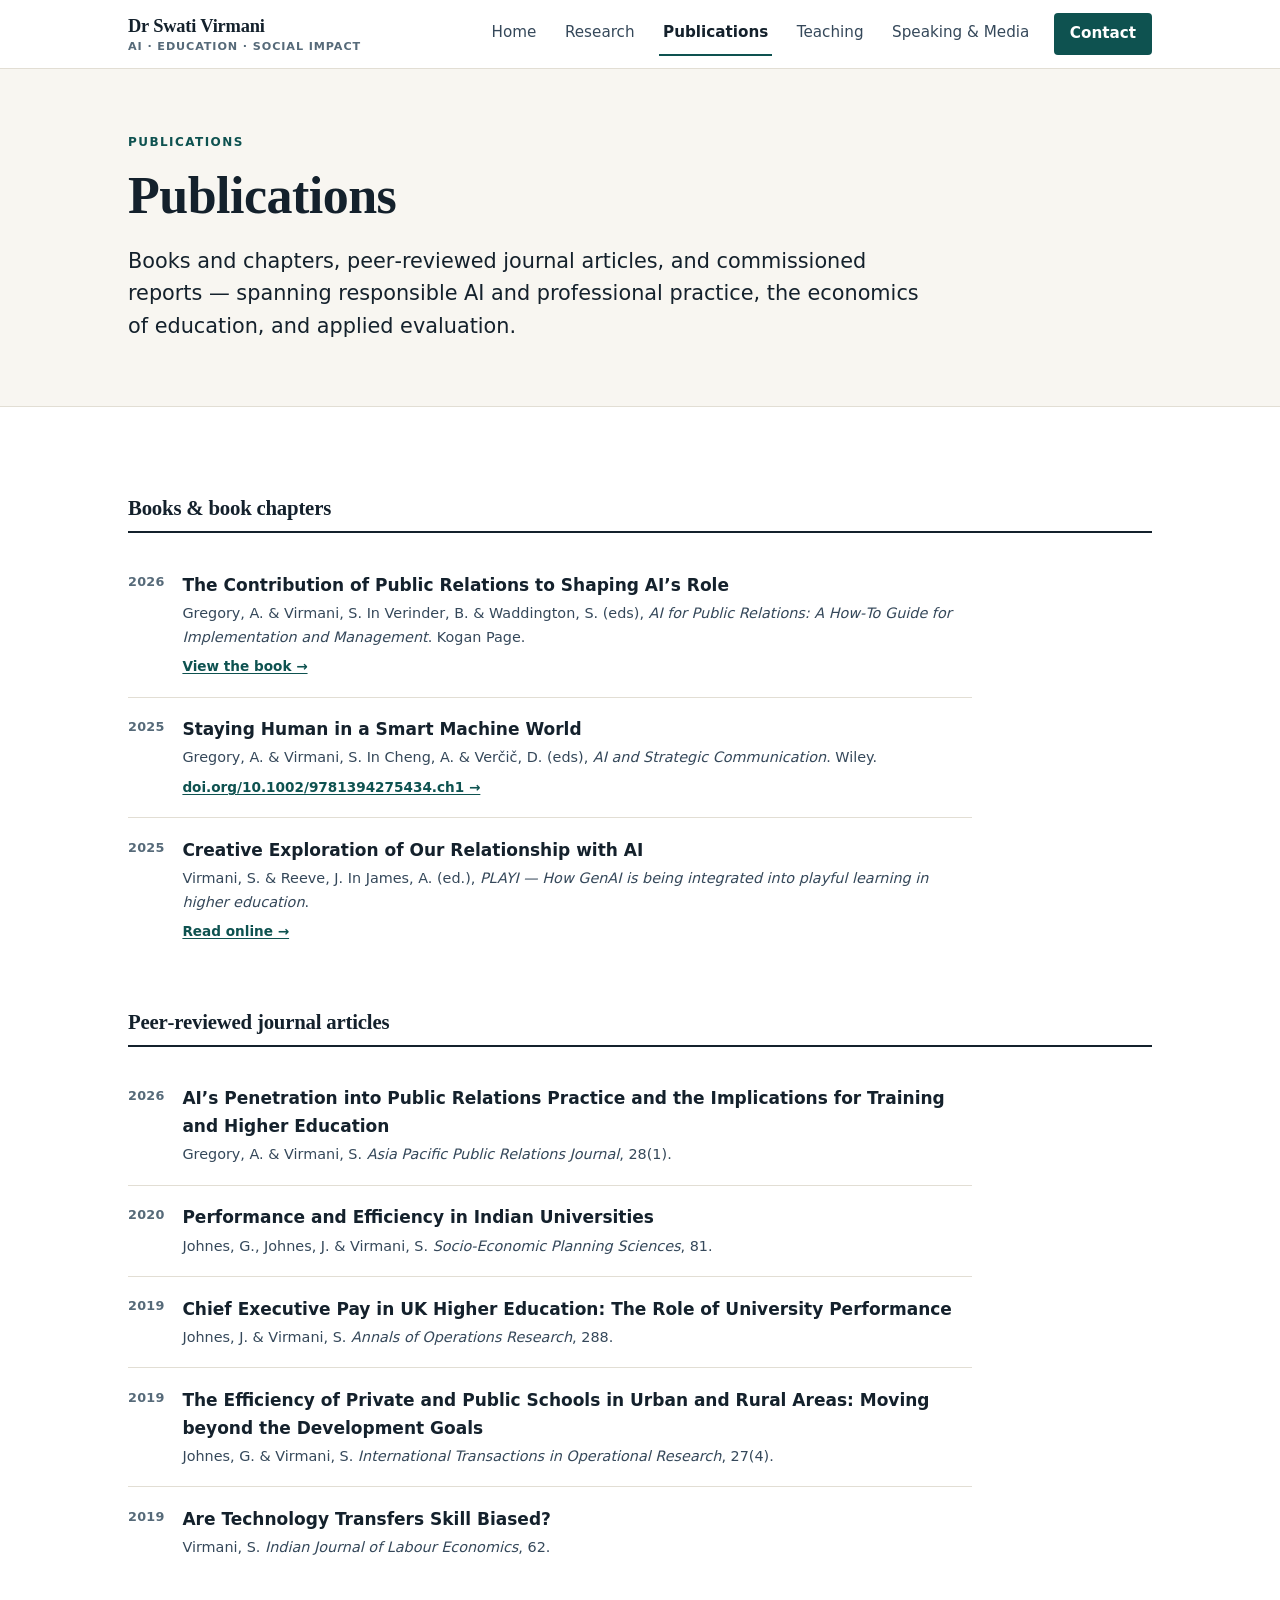
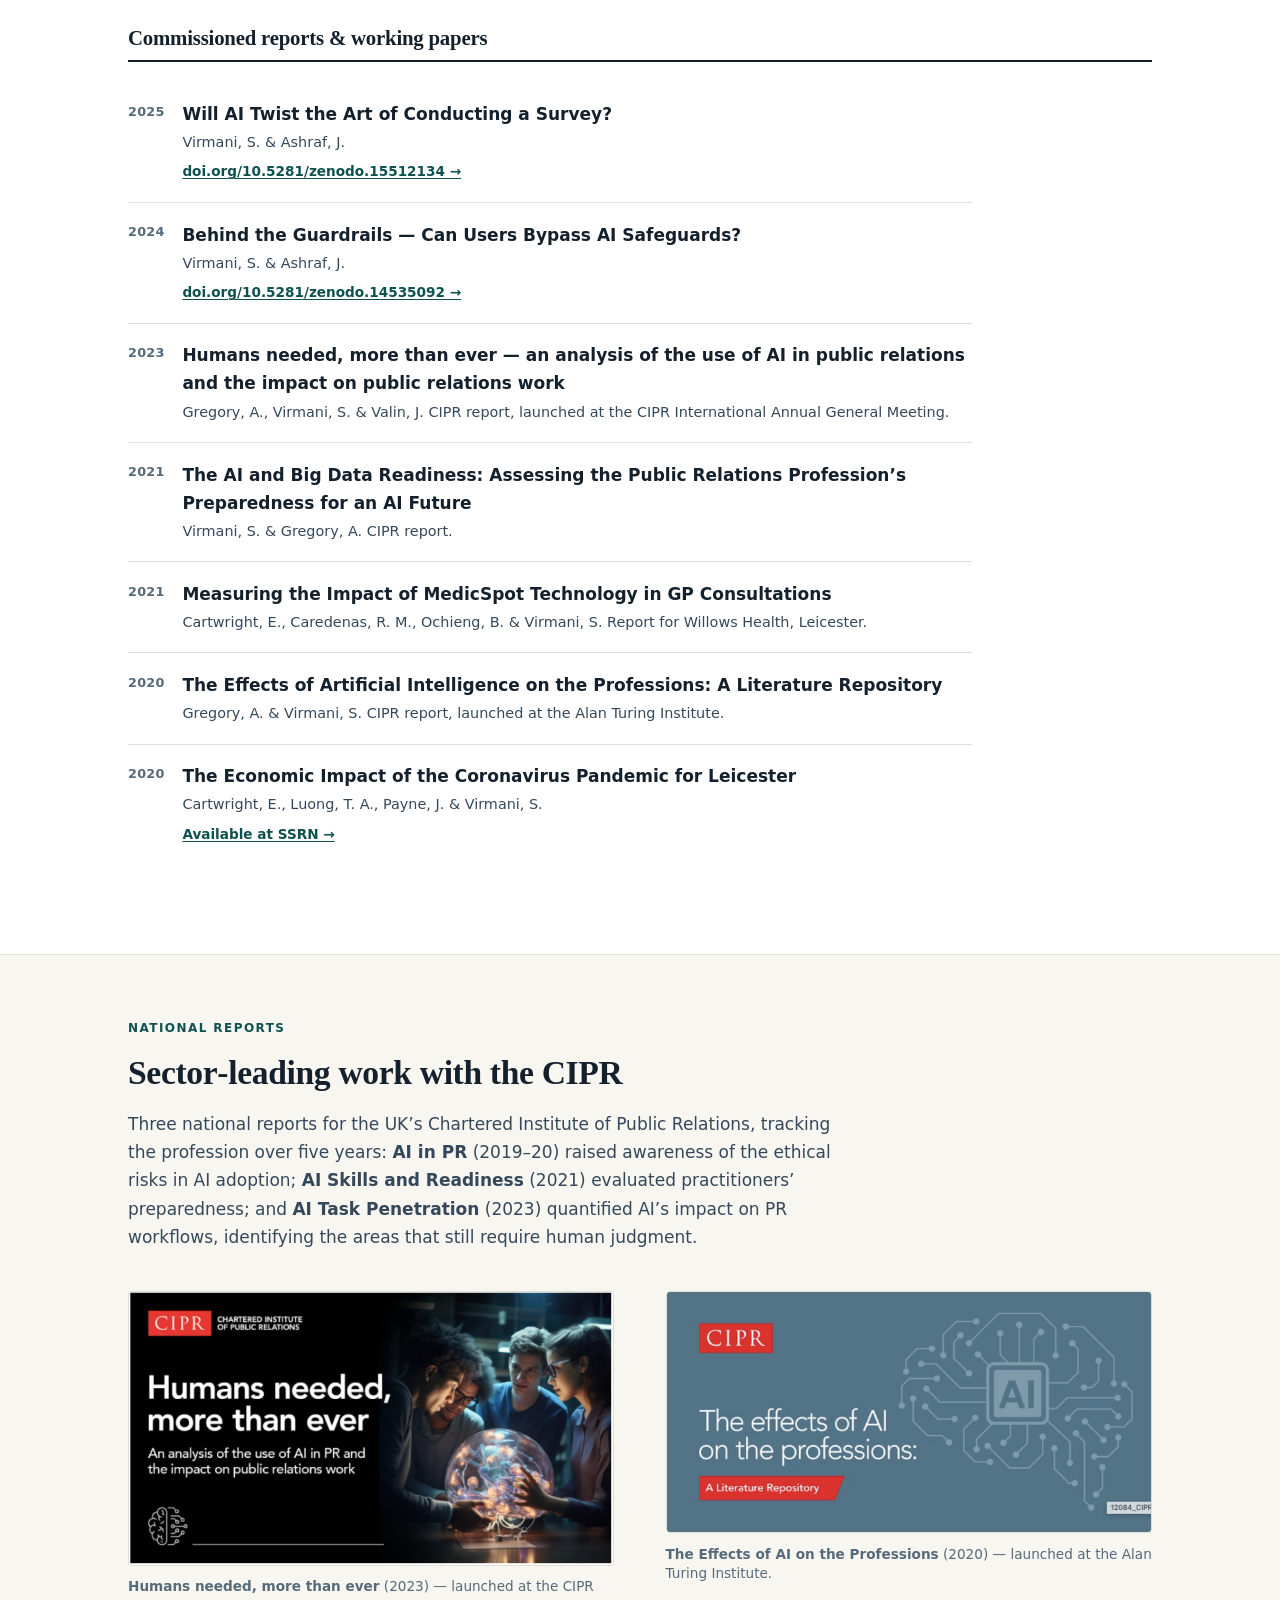
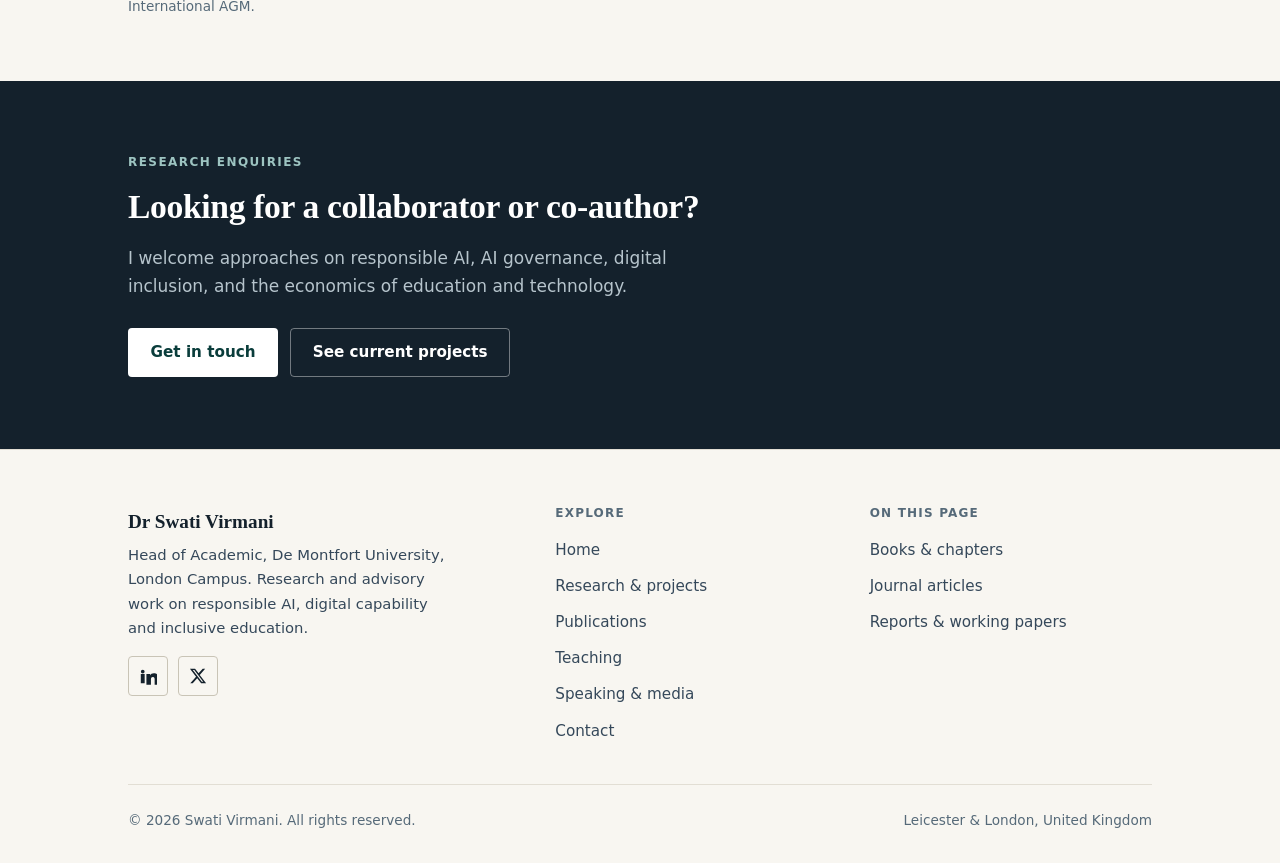
<file: publications.html>
<!DOCTYPE html>
<html lang="en-GB">
<head>
<meta charset="utf-8">
<meta name="viewport" content="width=device-width, initial-scale=1">
<title>Publications — Dr Swati Virmani</title>
<meta name="description" content="Books, chapters, peer-reviewed journal articles and commissioned reports by Dr Swati Virmani on responsible AI, AI in public relations, higher education efficiency and the economics of technology.">
<link rel="canonical" href="https://swativirmani.co.uk/publications">
<meta property="og:type" content="website">
<meta property="og:title" content="Publications — Dr Swati Virmani">
<meta property="og:description" content="Books, chapters, journal articles and commissioned reports on responsible AI, AI in public relations and the economics of education.">
<meta property="og:image" content="assets/img/portrait.jpg">
<meta name="twitter:card" content="summary_large_image">
<link rel="icon" href="assets/img/favicon.svg">
<link rel="stylesheet" href="assets/css/style.css">
</head>
<body>

<a class="skip-link" href="#main">Skip to content</a>

<header class="site-header">
  <div class="wrap site-header__inner">
    <a class="brand" href="index.html">Dr Swati Virmani<span>AI &middot; Education &middot; Social Impact</span></a>
    <button class="nav-toggle" type="button" aria-expanded="false" aria-controls="primary-nav" aria-label="Open menu">
      <svg class="icon-open" viewBox="0 0 24 24" fill="none" stroke="currentColor" stroke-width="2" aria-hidden="true"><path d="M3 6h18M3 12h18M3 18h18"/></svg>
      <svg class="icon-close" viewBox="0 0 24 24" fill="none" stroke="currentColor" stroke-width="2" aria-hidden="true"><path d="M6 6l12 12M18 6L6 18"/></svg>
    </button>
    <nav class="nav" id="primary-nav" aria-label="Primary">
      <ul>
        <li><a href="index.html">Home</a></li>
        <li><a href="research.html">Research</a></li>
        <li><a href="publications.html" aria-current="page">Publications</a></li>
        <li><a href="teaching.html">Teaching</a></li>
        <li><a href="speaking.html">Speaking &amp; Media</a></li>
        <li><a class="nav__cta" href="contact.html">Contact</a></li>
      </ul>
    </nav>
  </div>
</header>

<main id="main">

  <div class="page-header">
    <div class="wrap">
      <span class="eyebrow">Publications</span>
      <h1>Publications</h1>
      <p class="lede">Books and chapters, peer&#8209;reviewed journal articles, and commissioned reports &mdash; spanning responsible AI and professional practice, the economics of education, and applied evaluation.</p>
    </div>
  </div>

  <section class="section">
    <div class="wrap">

      <!-- Books & chapters -->
      <div class="pub-group" id="books">
        <h2>Books &amp; book chapters</h2>
        <ul class="pub-list">
          <li>
            <span class="pub-year">2026</span>
            <span class="pub-title">The Contribution of Public Relations to Shaping AI&rsquo;s Role</span>
            <span class="pub-meta">Gregory, A. &amp; Virmani, S. In Verinder, B. &amp; Waddington, S. (eds), <em>AI for Public Relations: A How&#8209;To Guide for Implementation and Management</em>. Kogan Page.</span>
            <a class="pub-link" href="https://www.amazon.co.uk/Public-Relations-How-Implementation-Management/dp/1398625035" rel="noopener">View the book &rarr;</a>
          </li>
          <li>
            <span class="pub-year">2025</span>
            <span class="pub-title">Staying Human in a Smart Machine World</span>
            <span class="pub-meta">Gregory, A. &amp; Virmani, S. In Cheng, A. &amp; Ver&#269;i&#269;, D. (eds), <em>AI and Strategic Communication</em>. Wiley.</span>
            <a class="pub-link" href="https://doi.org/10.1002/9781394275434.ch1" rel="noopener">doi.org/10.1002/9781394275434.ch1 &rarr;</a>
          </li>
          <li>
            <span class="pub-year">2025</span>
            <span class="pub-title">Creative Exploration of Our Relationship with AI</span>
            <span class="pub-meta">Virmani, S. &amp; Reeve, J. In James, A. (ed.), <em>PLAYI &mdash; How GenAI is being integrated into playful learning in higher education</em>.</span>
            <a class="pub-link" href="https://engagingimagination.com/projects-and-publications/playi-a-postcript-to-the-value-of-play-in-he/" rel="noopener">Read online &rarr;</a>
          </li>
        </ul>
      </div>

      <!-- Journal articles -->
      <div class="pub-group" id="articles">
        <h2>Peer&#8209;reviewed journal articles</h2>
        <ul class="pub-list">
          <li>
            <span class="pub-year">2026</span>
            <span class="pub-title">AI&rsquo;s Penetration into Public Relations Practice and the Implications for Training and Higher Education</span>
            <span class="pub-meta">Gregory, A. &amp; Virmani, S. <em>Asia Pacific Public Relations Journal</em>, 28(1).</span>
          </li>
          <li>
            <span class="pub-year">2020</span>
            <span class="pub-title">Performance and Efficiency in Indian Universities</span>
            <span class="pub-meta">Johnes, G., Johnes, J. &amp; Virmani, S. <em>Socio&#8209;Economic Planning Sciences</em>, 81.</span>
          </li>
          <li>
            <span class="pub-year">2019</span>
            <span class="pub-title">Chief Executive Pay in UK Higher Education: The Role of University Performance</span>
            <span class="pub-meta">Johnes, J. &amp; Virmani, S. <em>Annals of Operations Research</em>, 288.</span>
          </li>
          <li>
            <span class="pub-year">2019</span>
            <span class="pub-title">The Efficiency of Private and Public Schools in Urban and Rural Areas: Moving beyond the Development Goals</span>
            <span class="pub-meta">Johnes, G. &amp; Virmani, S. <em>International Transactions in Operational Research</em>, 27(4).</span>
          </li>
          <li>
            <span class="pub-year">2019</span>
            <span class="pub-title">Are Technology Transfers Skill Biased?</span>
            <span class="pub-meta">Virmani, S. <em>Indian Journal of Labour Economics</em>, 62.</span>
          </li>
        </ul>
      </div>

      <!-- Reports -->
      <div class="pub-group" id="reports">
        <h2>Commissioned reports &amp; working papers</h2>
        <ul class="pub-list">
          <li>
            <span class="pub-year">2025</span>
            <span class="pub-title">Will AI Twist the Art of Conducting a Survey?</span>
            <span class="pub-meta">Virmani, S. &amp; Ashraf, J.</span>
            <a class="pub-link" href="https://doi.org/10.5281/zenodo.15512134" rel="noopener">doi.org/10.5281/zenodo.15512134 &rarr;</a>
          </li>
          <li>
            <span class="pub-year">2024</span>
            <span class="pub-title">Behind the Guardrails &mdash; Can Users Bypass AI Safeguards?</span>
            <span class="pub-meta">Virmani, S. &amp; Ashraf, J.</span>
            <a class="pub-link" href="https://doi.org/10.5281/zenodo.14535092" rel="noopener">doi.org/10.5281/zenodo.14535092 &rarr;</a>
          </li>
          <li>
            <span class="pub-year">2023</span>
            <span class="pub-title">Humans needed, more than ever &mdash; an analysis of the use of AI in public relations and the impact on public relations work</span>
            <span class="pub-meta">Gregory, A., Virmani, S. &amp; Valin, J. CIPR report, launched at the CIPR International Annual General Meeting.</span>
          </li>
          <li>
            <span class="pub-year">2021</span>
            <span class="pub-title">The AI and Big Data Readiness: Assessing the Public Relations Profession&rsquo;s Preparedness for an AI Future</span>
            <span class="pub-meta">Virmani, S. &amp; Gregory, A. CIPR report.</span>
          </li>
          <li>
            <span class="pub-year">2021</span>
            <span class="pub-title">Measuring the Impact of MedicSpot Technology in GP Consultations</span>
            <span class="pub-meta">Cartwright, E., Caredenas, R. M., Ochieng, B. &amp; Virmani, S. Report for Willows Health, Leicester.</span>
          </li>
          <li>
            <span class="pub-year">2020</span>
            <span class="pub-title">The Effects of Artificial Intelligence on the Professions: A Literature Repository</span>
            <span class="pub-meta">Gregory, A. &amp; Virmani, S. CIPR report, launched at the Alan Turing Institute.</span>
          </li>
          <li>
            <span class="pub-year">2020</span>
            <span class="pub-title">The Economic Impact of the Coronavirus Pandemic for Leicester</span>
            <span class="pub-meta">Cartwright, E., Luong, T. A., Payne, J. &amp; Virmani, S.</span>
            <a class="pub-link" href="https://ssrn.com/abstract=3622981" rel="noopener">Available at SSRN &rarr;</a>
          </li>
        </ul>
      </div>

    </div>
  </section>

  <!-- CIPR report covers -->
  <section class="section section--warm section--tight">
    <div class="wrap">
      <div class="section-head">
        <span class="eyebrow">National reports</span>
        <h2>Sector&#8209;leading work with the CIPR</h2>
        <p>Three national reports for the UK&rsquo;s Chartered Institute of Public Relations, tracking the profession over five years: <strong>AI in PR</strong> (2019&ndash;20) raised awareness of the ethical risks in AI adoption; <strong>AI Skills and Readiness</strong> (2021) evaluated practitioners&rsquo; preparedness; and <strong>AI Task Penetration</strong> (2023) quantified AI&rsquo;s impact on PR workflows, identifying the areas that still require human judgment.</p>
      </div>
      <div class="two-col">
        <figure>
          <img loading="lazy" decoding="async" src="assets/img/cipr-humans-needed.jpg" width="1400" height="790"
               alt="Cover of the CIPR report 'Humans needed, more than ever: an analysis of the use of AI in PR and the impact on public relations work', showing four people examining a glowing illuminated sphere.">
          <figcaption><strong>Humans needed, more than ever</strong> (2023) &mdash; launched at the CIPR International AGM.</figcaption>
        </figure>
        <figure>
          <img loading="lazy" decoding="async" src="assets/img/cipr-ai-professions.jpg" width="1400" height="696"
               alt="Cover of the CIPR report 'The effects of AI on the professions: a literature repository', with a stylised circuit-board brain graphic.">
          <figcaption><strong>The Effects of AI on the Professions</strong> (2020) &mdash; launched at the Alan Turing Institute.</figcaption>
        </figure>
      </div>
    </div>
  </section>

  <section class="cta-band">
    <div class="wrap">
      <span class="eyebrow eyebrow--light">Research enquiries</span>
      <h2>Looking for a collaborator or co&#8209;author?</h2>
      <p>I welcome approaches on responsible AI, AI governance, digital inclusion, and the economics of education and technology.</p>
      <div class="btn-row">
        <a class="btn btn--light" href="contact.html">Get in touch</a>
        <a class="btn btn--outline-light" href="research.html">See current projects</a>
      </div>
    </div>
  </section>

</main>

<footer class="site-footer">
  <div class="wrap">
    <div class="site-footer__grid">
      <div>
        <p class="site-footer__name">Dr Swati Virmani</p>
        <p class="site-footer__blurb">Head of Academic, De Montfort University, London Campus. Research and advisory work on responsible AI, digital capability and inclusive education.</p>
        <div class="social">
          <a href="https://uk.linkedin.com/in/swati-virmani-5b52a013" rel="noopener" aria-label="Swati Virmani on LinkedIn">
            <svg viewBox="0 0 24 24" aria-hidden="true"><path d="M4.98 3.5a2.5 2.5 0 1 1 0 5 2.5 2.5 0 0 1 0-5zM2.4 21.5h5.16V9.2H2.4v12.3zM9.9 9.2h4.95v1.68h.07c.69-1.24 2.38-2.55 4.9-2.55 5.24 0 6.2 3.32 6.2 7.64v7.53h-5.16v-6.68c0-1.6-.03-3.65-2.3-3.65-2.3 0-2.65 1.74-2.65 3.54v6.79H9.9V9.2z"/></svg>
          </a>
          <a href="https://x.com/swativirmani8" rel="noopener" aria-label="Swati Virmani on X">
            <svg viewBox="0 0 24 24" aria-hidden="true"><path d="M18.24 2.25h3.31l-7.23 8.26 8.5 11.24h-6.65l-5.22-6.82-5.96 6.82H1.68l7.73-8.84L1.25 2.25h6.82l4.71 6.23 5.46-6.23zm-1.16 17.52h1.83L7.02 4.13H5.06l12.02 15.64z"/></svg>
          </a>
        </div>
      </div>
      <div>
        <h2>Explore</h2>
        <ul>
          <li><a href="index.html">Home</a></li>
          <li><a href="research.html">Research &amp; projects</a></li>
          <li><a href="publications.html">Publications</a></li>
          <li><a href="teaching.html">Teaching</a></li>
          <li><a href="speaking.html">Speaking &amp; media</a></li>
          <li><a href="contact.html">Contact</a></li>
        </ul>
      </div>
      <div>
        <h2>On this page</h2>
        <ul>
          <li><a href="publications.html#books">Books &amp; chapters</a></li>
          <li><a href="publications.html#articles">Journal articles</a></li>
          <li><a href="publications.html#reports">Reports &amp; working papers</a></li>
        </ul>
      </div>
    </div>
    <div class="site-footer__legal">
      <p>&copy; 2026 Swati Virmani. All rights reserved.</p>
      <p>Leicester &amp; London, United Kingdom</p>
    </div>
  </div>
</footer>

<script src="assets/js/site.js"></script>
</body>
</html>
</file>
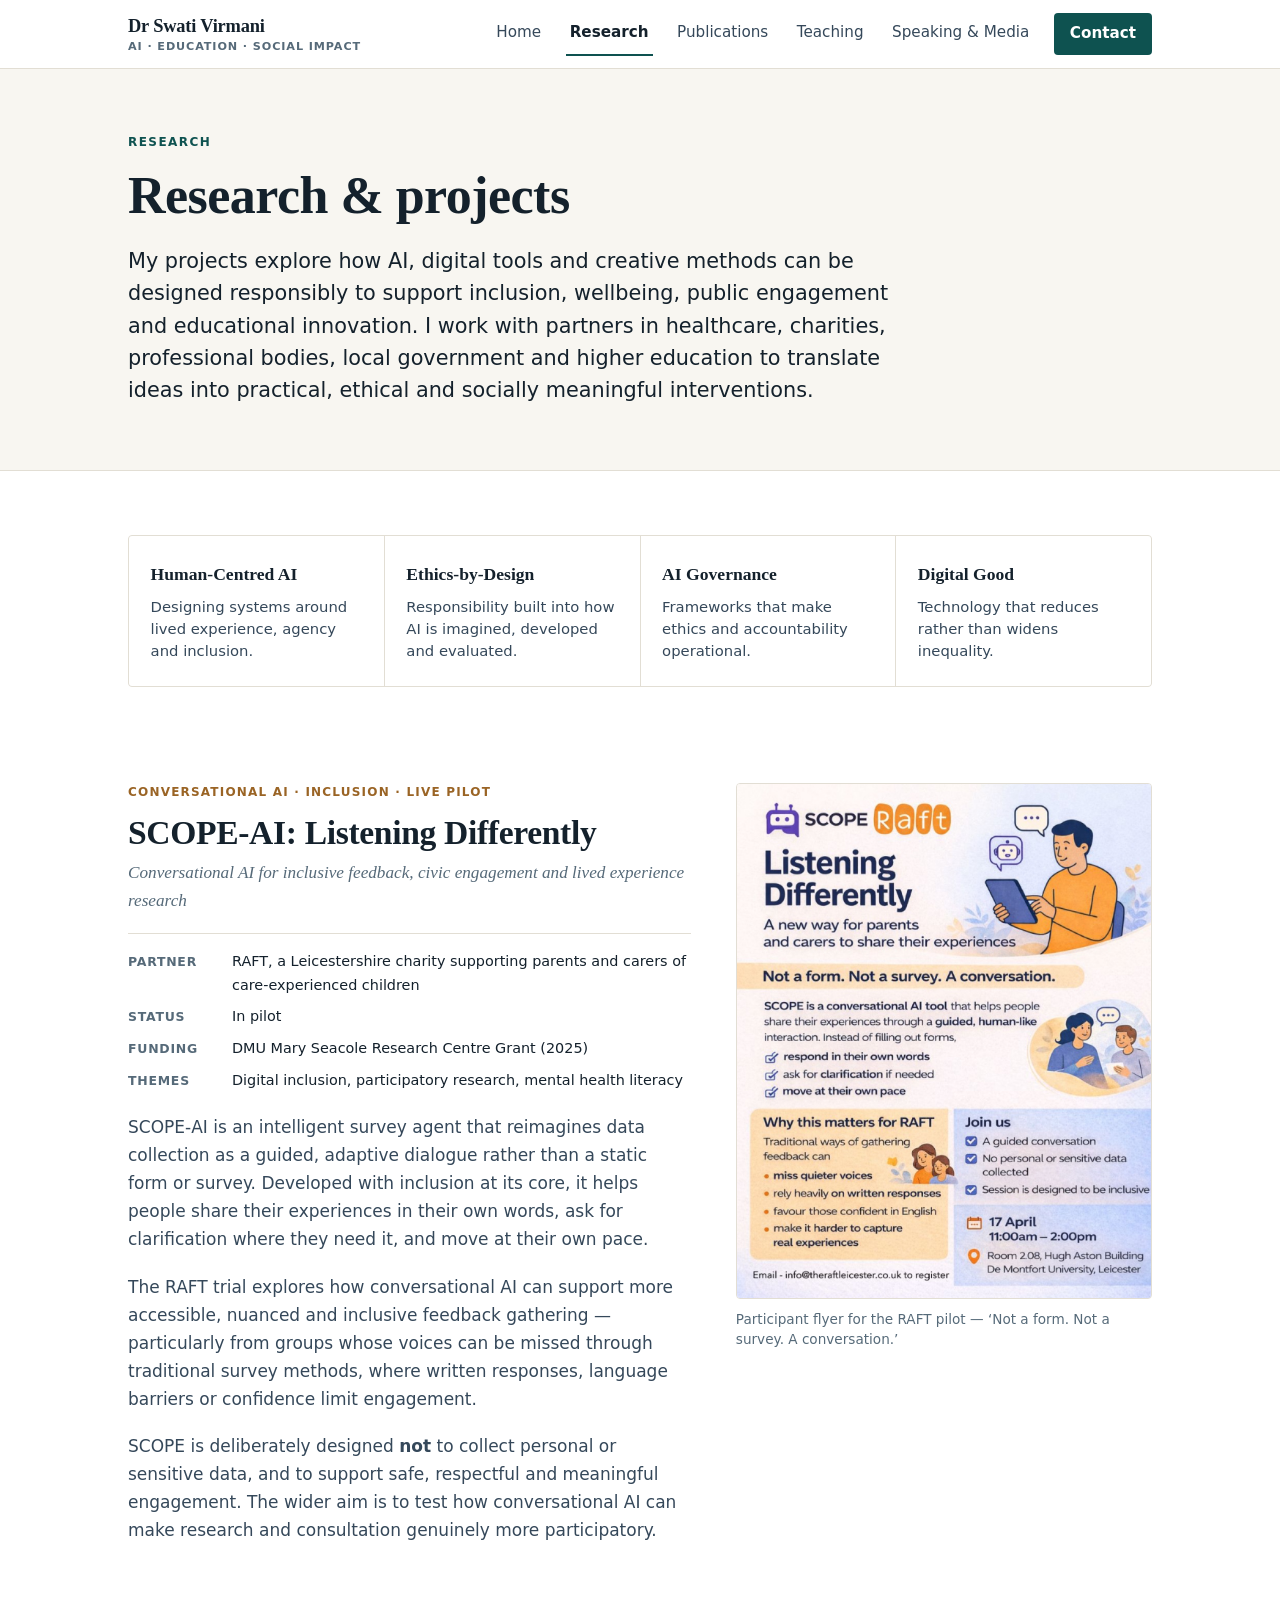
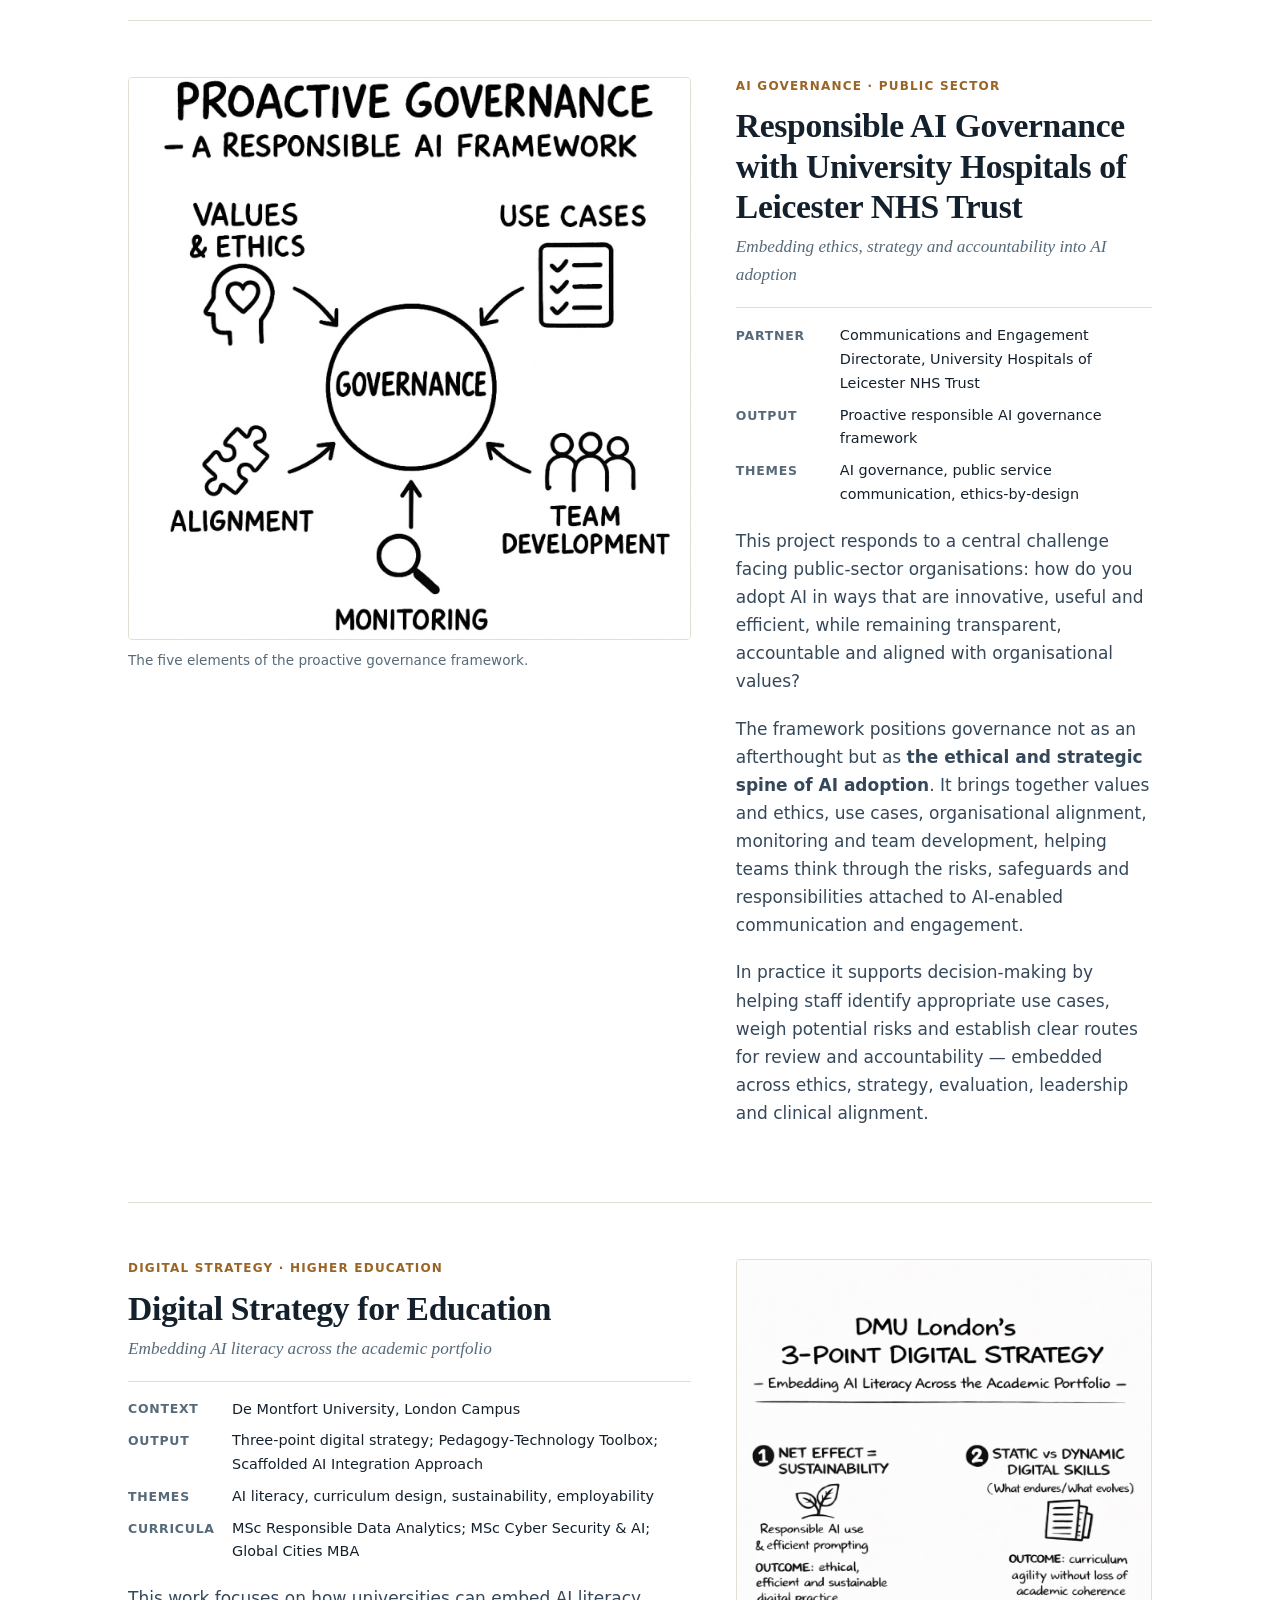
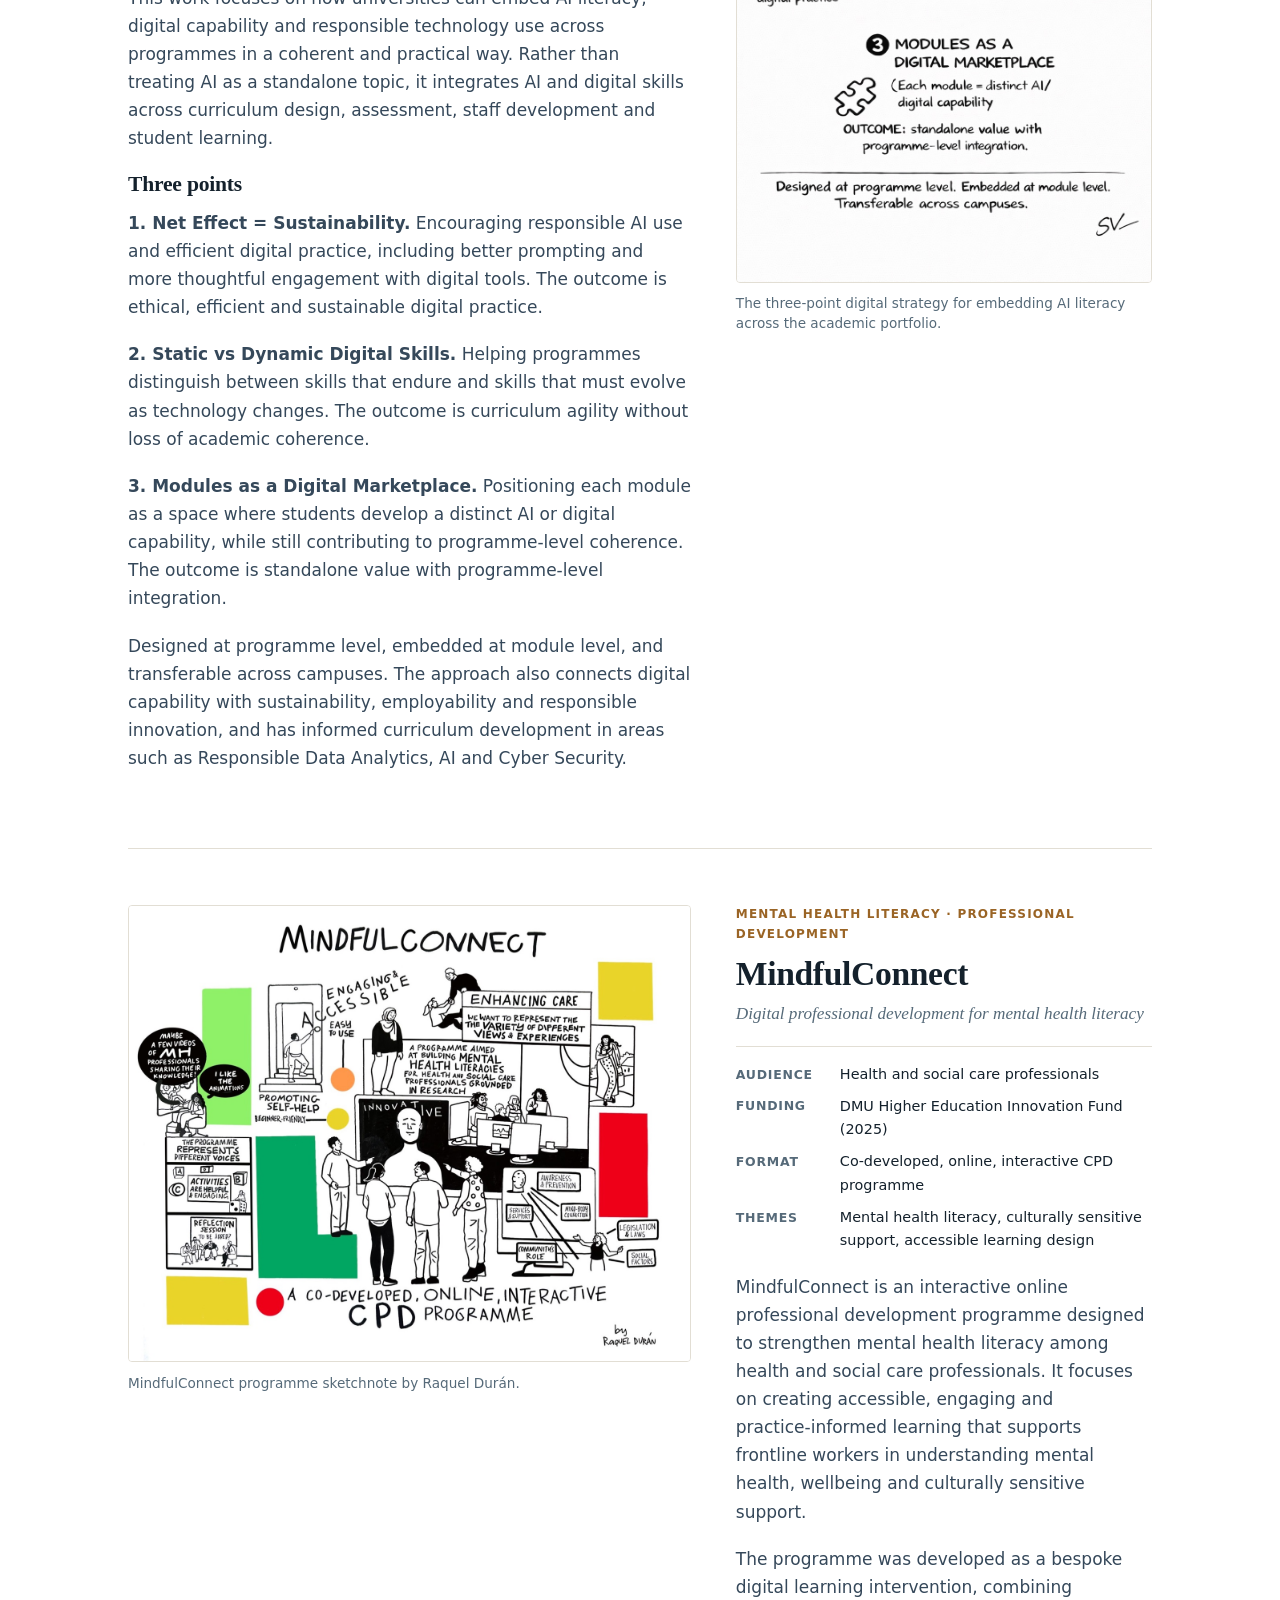
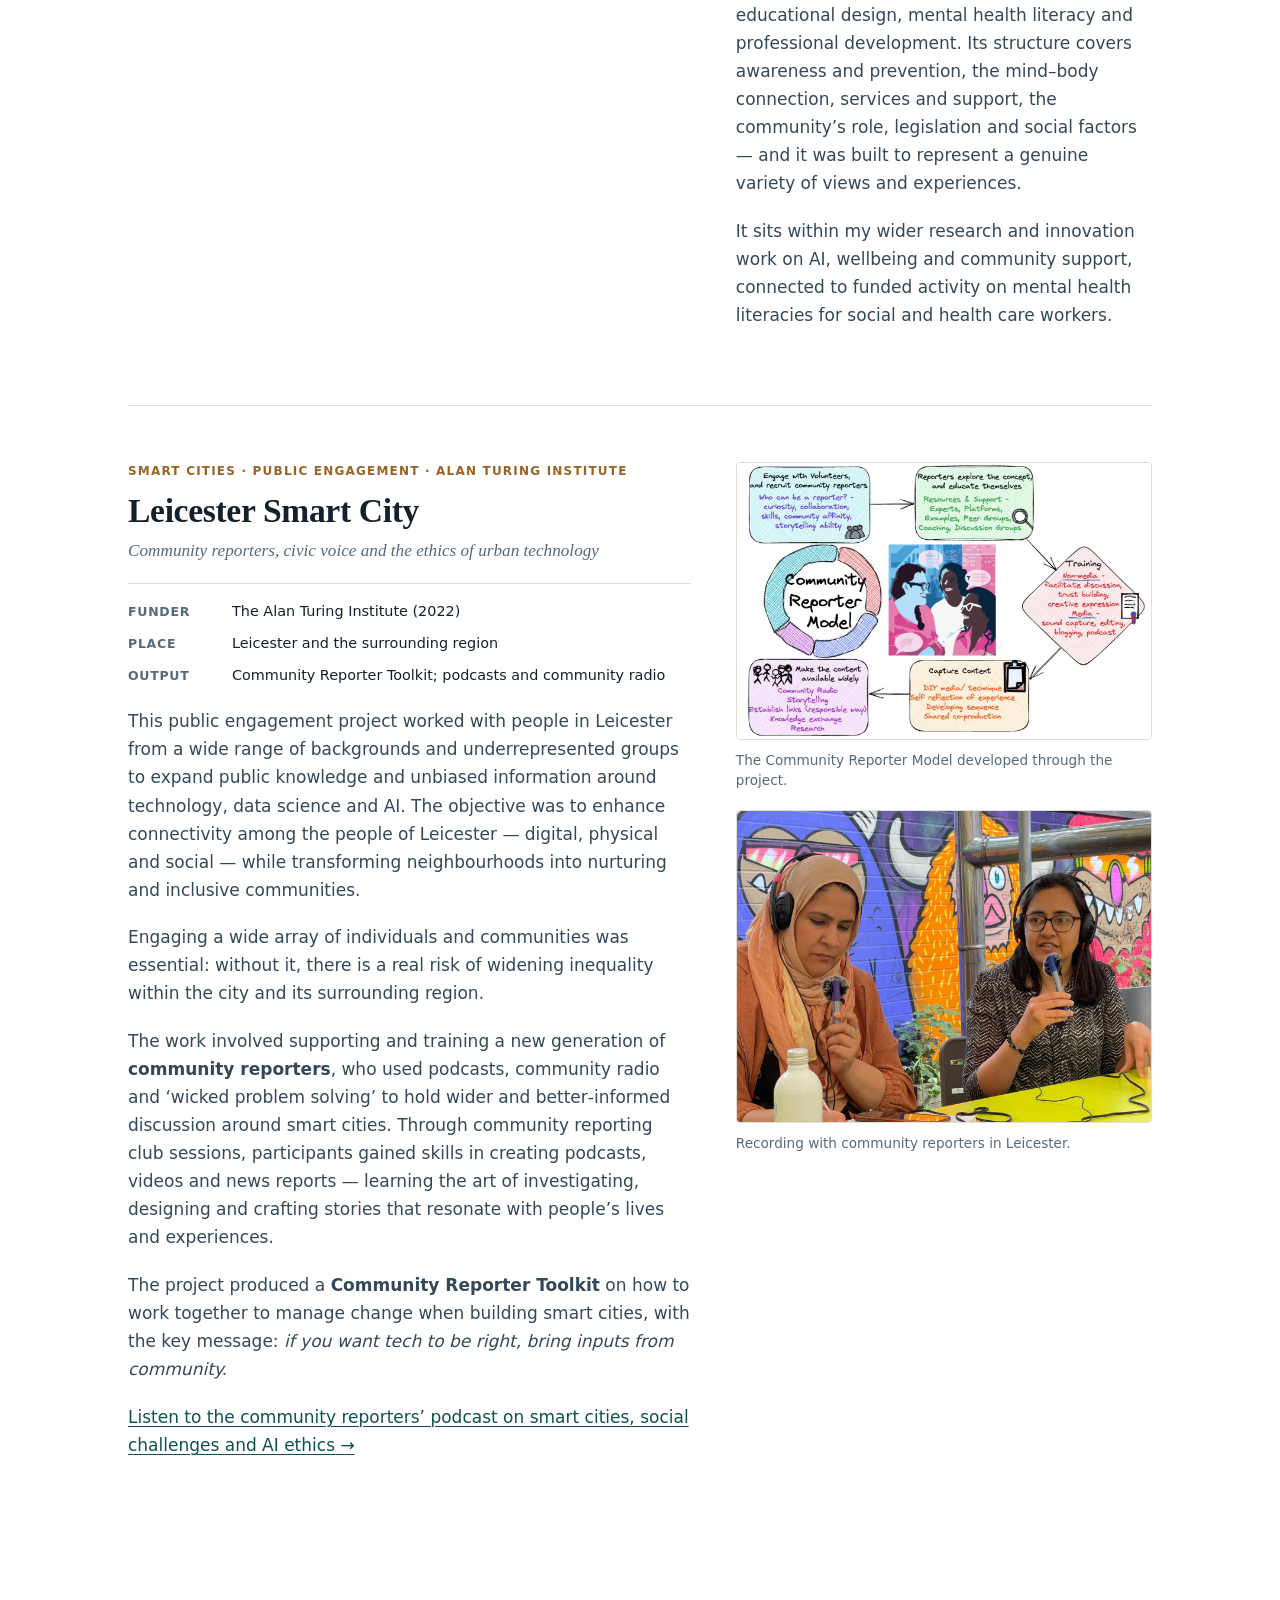
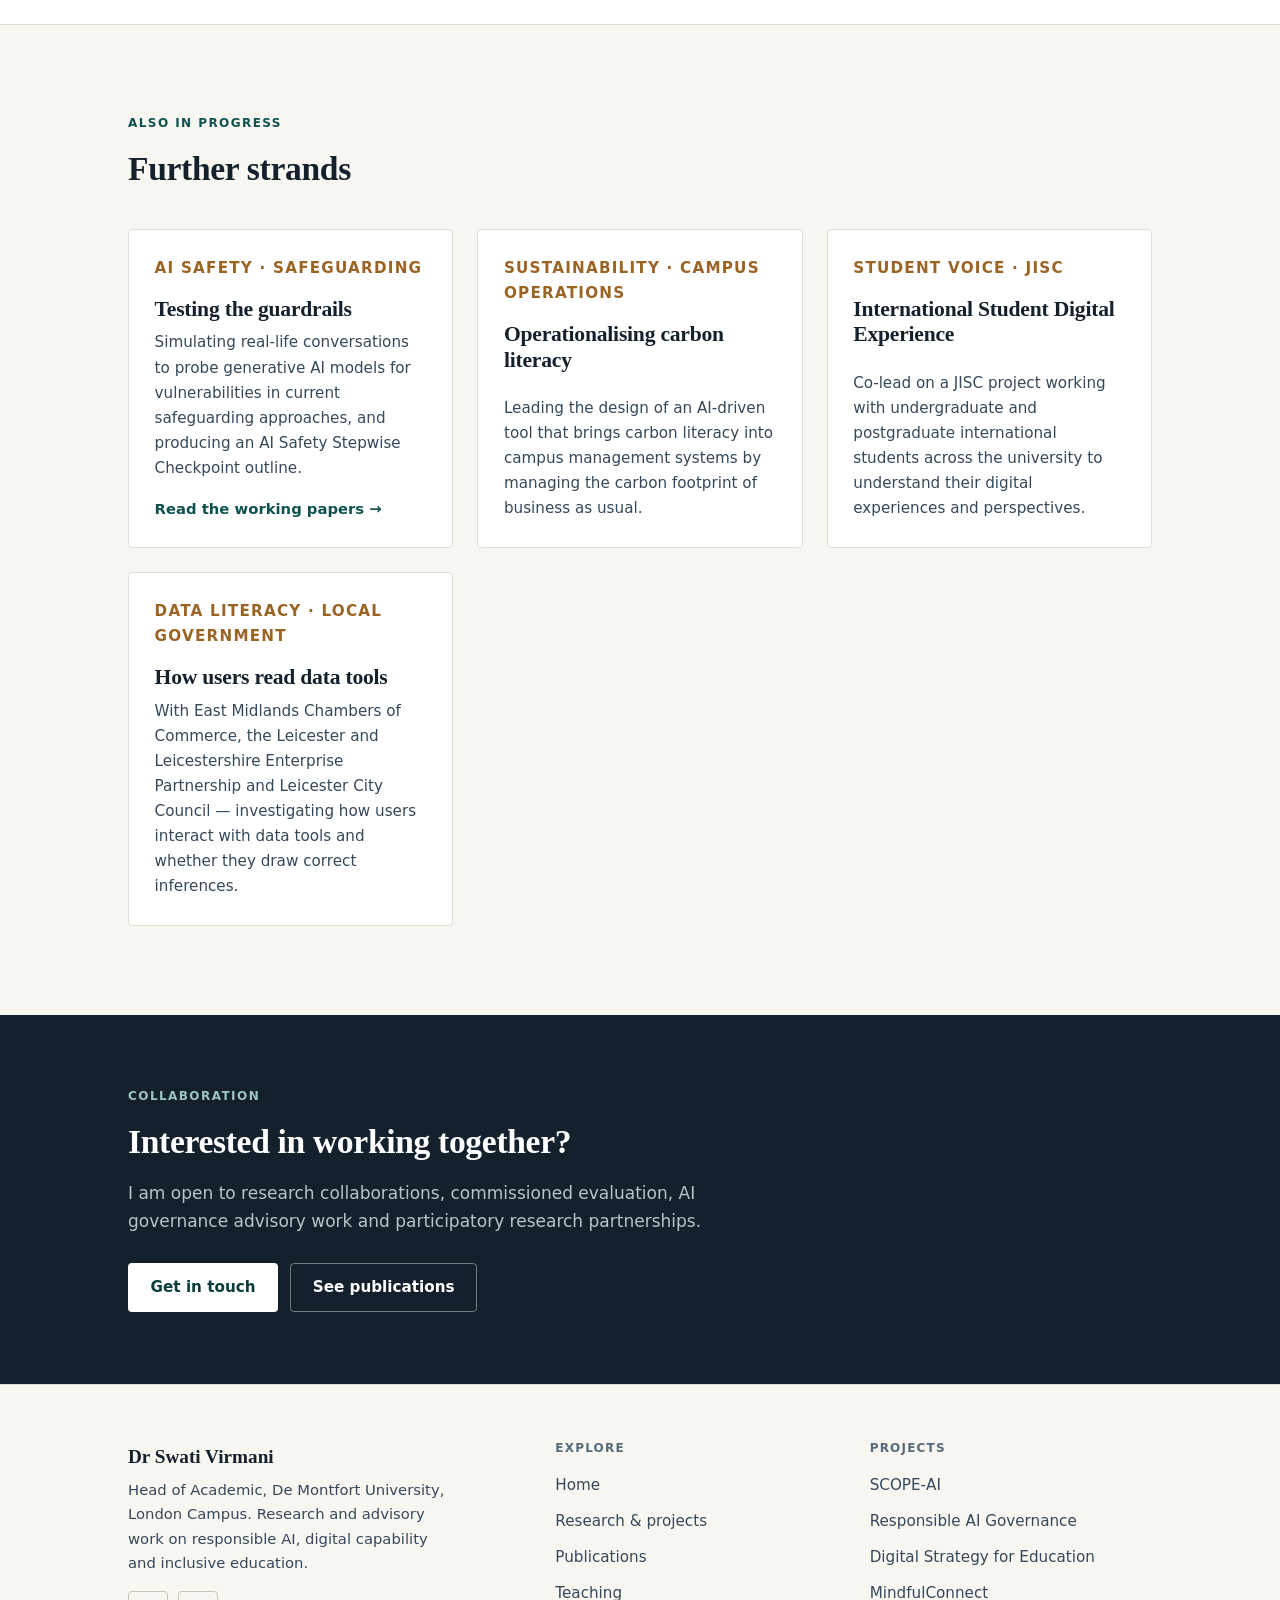
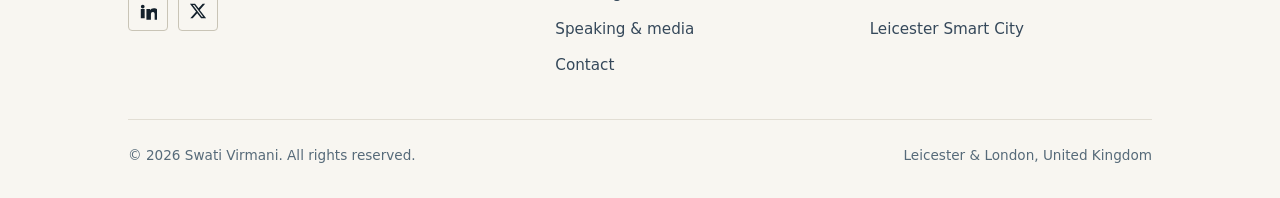
<file: research.html>
<!DOCTYPE html>
<html lang="en-GB">
<head>
<meta charset="utf-8">
<meta name="viewport" content="width=device-width, initial-scale=1">
<title>Research &amp; Projects — Dr Swati Virmani</title>
<meta name="description" content="Applied research and innovation projects on responsible AI, AI governance, digital inclusion, mental health literacy and smart cities — with partners in healthcare, charities, professional bodies and local government.">
<link rel="canonical" href="https://swativirmani.co.uk/research">
<meta property="og:type" content="website">
<meta property="og:title" content="Research &amp; Projects — Dr Swati Virmani">
<meta property="og:description" content="Applied research on responsible AI, AI governance, digital inclusion, mental health literacy and smart cities.">
<meta property="og:image" content="assets/img/portrait.jpg">
<meta name="twitter:card" content="summary_large_image">
<link rel="icon" href="assets/img/favicon.svg">
<link rel="stylesheet" href="assets/css/style.css">
</head>
<body>

<a class="skip-link" href="#main">Skip to content</a>

<header class="site-header">
  <div class="wrap site-header__inner">
    <a class="brand" href="index.html">Dr Swati Virmani<span>AI &middot; Education &middot; Social Impact</span></a>
    <button class="nav-toggle" type="button" aria-expanded="false" aria-controls="primary-nav" aria-label="Open menu">
      <svg class="icon-open" viewBox="0 0 24 24" fill="none" stroke="currentColor" stroke-width="2" aria-hidden="true"><path d="M3 6h18M3 12h18M3 18h18"/></svg>
      <svg class="icon-close" viewBox="0 0 24 24" fill="none" stroke="currentColor" stroke-width="2" aria-hidden="true"><path d="M6 6l12 12M18 6L6 18"/></svg>
    </button>
    <nav class="nav" id="primary-nav" aria-label="Primary">
      <ul>
        <li><a href="index.html">Home</a></li>
        <li><a href="research.html" aria-current="page">Research</a></li>
        <li><a href="publications.html">Publications</a></li>
        <li><a href="teaching.html">Teaching</a></li>
        <li><a href="speaking.html">Speaking &amp; Media</a></li>
        <li><a class="nav__cta" href="contact.html">Contact</a></li>
      </ul>
    </nav>
  </div>
</header>

<main id="main">

  <div class="page-header">
    <div class="wrap">
      <span class="eyebrow">Research</span>
      <h1>Research &amp; projects</h1>
      <p class="lede">My projects explore how AI, digital tools and creative methods can be designed responsibly to support inclusion, wellbeing, public engagement and educational innovation. I work with partners in healthcare, charities, professional bodies, local government and higher education to translate ideas into practical, ethical and socially meaningful interventions.</p>
    </div>
  </div>

  <!-- ── Themes ──────────────────────────────────────────────────────── -->
  <section class="section section--tight">
    <div class="wrap">
      <ul class="themes">
        <li><strong>Human-Centred AI</strong><span>Designing systems around lived experience, agency and inclusion.</span></li>
        <li><strong>Ethics-by-Design</strong><span>Responsibility built into how AI is imagined, developed and evaluated.</span></li>
        <li><strong>AI Governance</strong><span>Frameworks that make ethics and accountability operational.</span></li>
        <li><strong>Digital Good</strong><span>Technology that reduces rather than widens inequality.</span></li>
      </ul>
    </div>
  </section>

  <!-- ── Projects ────────────────────────────────────────────────────── -->
  <section class="section" style="padding-top:0">
    <div class="wrap">

      <!-- SCOPE-AI -->
      <article class="project" id="scope-ai">
        <div>
          <p class="project__eyebrow">Conversational AI &middot; Inclusion &middot; Live pilot</p>
          <h2>SCOPE&#8209;AI: Listening Differently</h2>
          <p class="project__sub">Conversational AI for inclusive feedback, civic engagement and lived experience research</p>

          <ul class="project__facts">
            <li><b>Partner</b><span>RAFT, a Leicestershire charity supporting parents and carers of care&#8209;experienced children</span></li>
            <li><b>Status</b><span>In pilot</span></li>
            <li><b>Funding</b><span>DMU Mary Seacole Research Centre Grant (2025)</span></li>
            <li><b>Themes</b><span>Digital inclusion, participatory research, mental health literacy</span></li>
          </ul>

          <p>SCOPE&#8209;AI is an intelligent survey agent that reimagines data collection as a guided, adaptive dialogue rather than a static form or survey. Developed with inclusion at its core, it helps people share their experiences in their own words, ask for clarification where they need it, and move at their own pace.</p>
          <p>The RAFT trial explores how conversational AI can support more accessible, nuanced and inclusive feedback gathering &mdash; particularly from groups whose voices can be missed through traditional survey methods, where written responses, language barriers or confidence limit engagement.</p>
          <p>SCOPE is deliberately designed <strong>not</strong> to collect personal or sensitive data, and to support safe, respectful and meaningful engagement. The wider aim is to test how conversational AI can make research and consultation genuinely more participatory.</p>
        </div>
        <div class="project__media">
          <figure>
            <img loading="lazy" decoding="async" src="assets/img/scope-raft-flyer.jpg" width="1129" height="1400"
                 alt="Flyer for the SCOPE and RAFT session, headed 'Listening Differently — a new way for parents and carers to share their experiences'. It explains that SCOPE is a conversational AI tool where people respond in their own words, ask for clarification and move at their own pace, and confirms that no personal or sensitive data is collected.">
            <figcaption>Participant flyer for the RAFT pilot &mdash; &lsquo;Not a form. Not a survey. A conversation.&rsquo;</figcaption>
          </figure>
        </div>
      </article>

      <!-- AI governance -->
      <article class="project project--flip" id="ai-governance">
        <div>
          <p class="project__eyebrow">AI governance &middot; Public sector</p>
          <h2>Responsible AI Governance with University Hospitals of Leicester NHS Trust</h2>
          <p class="project__sub">Embedding ethics, strategy and accountability into AI adoption</p>

          <ul class="project__facts">
            <li><b>Partner</b><span>Communications and Engagement Directorate, University Hospitals of Leicester NHS Trust</span></li>
            <li><b>Output</b><span>Proactive responsible AI governance framework</span></li>
            <li><b>Themes</b><span>AI governance, public service communication, ethics&#8209;by&#8209;design</span></li>
          </ul>

          <p>This project responds to a central challenge facing public&#8209;sector organisations: how do you adopt AI in ways that are innovative, useful and efficient, while remaining transparent, accountable and aligned with organisational values?</p>
          <p>The framework positions governance not as an afterthought but as <strong>the ethical and strategic spine of AI adoption</strong>. It brings together values and ethics, use cases, organisational alignment, monitoring and team development, helping teams think through the risks, safeguards and responsibilities attached to AI&#8209;enabled communication and engagement.</p>
          <p>In practice it supports decision&#8209;making by helping staff identify appropriate use cases, weigh potential risks and establish clear routes for review and accountability &mdash; embedded across ethics, strategy, evaluation, leadership and clinical alignment.</p>
        </div>
        <div class="project__media">
          <figure>
            <img loading="lazy" decoding="async" src="assets/img/proactive-governance.jpg" width="1400" height="1400"
                 alt="Diagram titled 'Proactive Governance – A Responsible AI Framework'. Five elements point inwards to a central circle marked Governance: Values &amp; Ethics, Use Cases, Alignment, Monitoring, and Team Development.">
            <figcaption>The five elements of the proactive governance framework.</figcaption>
          </figure>
        </div>
      </article>

      <!-- Digital strategy -->
      <article class="project" id="digital-strategy">
        <div>
          <p class="project__eyebrow">Digital strategy &middot; Higher education</p>
          <h2>Digital Strategy for Education</h2>
          <p class="project__sub">Embedding AI literacy across the academic portfolio</p>

          <ul class="project__facts">
            <li><b>Context</b><span>De Montfort University, London Campus</span></li>
            <li><b>Output</b><span>Three&#8209;point digital strategy; Pedagogy&#8209;Technology Toolbox; Scaffolded AI Integration Approach</span></li>
            <li><b>Themes</b><span>AI literacy, curriculum design, sustainability, employability</span></li>
            <li><b>Curricula</b><span>MSc Responsible Data Analytics; MSc Cyber Security &amp; AI; Global Cities MBA</span></li>
          </ul>

          <p>This work focuses on how universities can embed AI literacy, digital capability and responsible technology use across programmes in a coherent and practical way. Rather than treating AI as a standalone topic, it integrates AI and digital skills across curriculum design, assessment, staff development and student learning.</p>

          <h3>Three points</h3>
          <p><strong>1. Net Effect = Sustainability.</strong> Encouraging responsible AI use and efficient digital practice, including better prompting and more thoughtful engagement with digital tools. The outcome is ethical, efficient and sustainable digital practice.</p>
          <p><strong>2. Static vs Dynamic Digital Skills.</strong> Helping programmes distinguish between skills that endure and skills that must evolve as technology changes. The outcome is curriculum agility without loss of academic coherence.</p>
          <p><strong>3. Modules as a Digital Marketplace.</strong> Positioning each module as a space where students develop a distinct AI or digital capability, while still contributing to programme&#8209;level coherence. The outcome is standalone value with programme&#8209;level integration.</p>

          <p>Designed at programme level, embedded at module level, and transferable across campuses. The approach also connects digital capability with sustainability, employability and responsible innovation, and has informed curriculum development in areas such as Responsible Data Analytics, AI and Cyber Security.</p>
        </div>
        <div class="project__media">
          <figure>
            <img loading="lazy" decoding="async" src="assets/img/digital-strategy.jpg" width="933" height="1400"
                 alt="Hand-lettered poster titled 'DMU London's 3-Point Digital Strategy — Embedding AI Literacy Across the Academic Portfolio'. Point one, Net Effect equals Sustainability, covers responsible AI use and efficient prompting. Point two, Static versus Dynamic Digital Skills, distinguishes what endures from what evolves. Point three, Modules as a Digital Marketplace, treats each module as a distinct AI or digital capability. The footer reads: designed at programme level, embedded at module level, transferable across campuses.">
            <figcaption>The three&#8209;point digital strategy for embedding AI literacy across the academic portfolio.</figcaption>
          </figure>
        </div>
      </article>

      <!-- MindfulConnect -->
      <article class="project project--flip" id="mindfulconnect">
        <div>
          <p class="project__eyebrow">Mental health literacy &middot; Professional development</p>
          <h2>MindfulConnect</h2>
          <p class="project__sub">Digital professional development for mental health literacy</p>

          <ul class="project__facts">
            <li><b>Audience</b><span>Health and social care professionals</span></li>
            <li><b>Funding</b><span>DMU Higher Education Innovation Fund (2025)</span></li>
            <li><b>Format</b><span>Co&#8209;developed, online, interactive CPD programme</span></li>
            <li><b>Themes</b><span>Mental health literacy, culturally sensitive support, accessible learning design</span></li>
          </ul>

          <p>MindfulConnect is an interactive online professional development programme designed to strengthen mental health literacy among health and social care professionals. It focuses on creating accessible, engaging and practice&#8209;informed learning that supports frontline workers in understanding mental health, wellbeing and culturally sensitive support.</p>
          <p>The programme was developed as a bespoke digital learning intervention, combining educational design, mental health literacy and professional development. Its structure covers awareness and prevention, the mind&ndash;body connection, services and support, the community&rsquo;s role, legislation and social factors &mdash; and it was built to represent a genuine variety of views and experiences.</p>
          <p>It sits within my wider research and innovation work on AI, wellbeing and community support, connected to funded activity on mental health literacies for social and health care workers.</p>
        </div>
        <div class="project__media">
          <figure>
            <img loading="lazy" decoding="async" src="assets/img/mindfulconnect-sketchnote.jpg" width="1400" height="1137"
                 alt="Illustrated sketchnote summarising MindfulConnect: a co-developed, online, interactive CPD programme aimed at building mental health literacies for health and social care professionals. Labels describe it as engaging and accessible, easy to use, beginner-friendly, innovative and representative of different voices, covering awareness and prevention, the mind-body connection, services and support, the community's role, legislation and laws, and social factors.">
            <figcaption>MindfulConnect programme sketchnote by Raquel Dur&aacute;n.</figcaption>
          </figure>
        </div>
      </article>

      <!-- Smart city -->
      <article class="project" id="smart-city">
        <div>
          <p class="project__eyebrow">Smart cities &middot; Public engagement &middot; Alan Turing Institute</p>
          <h2>Leicester Smart City</h2>
          <p class="project__sub">Community reporters, civic voice and the ethics of urban technology</p>

          <ul class="project__facts">
            <li><b>Funder</b><span>The Alan Turing Institute (2022)</span></li>
            <li><b>Place</b><span>Leicester and the surrounding region</span></li>
            <li><b>Output</b><span>Community Reporter Toolkit; podcasts and community radio</span></li>
          </ul>

          <p>This public engagement project worked with people in Leicester from a wide range of backgrounds and underrepresented groups to expand public knowledge and unbiased information around technology, data science and AI. The objective was to enhance connectivity among the people of Leicester &mdash; digital, physical and social &mdash; while transforming neighbourhoods into nurturing and inclusive communities.</p>
          <p>Engaging a wide array of individuals and communities was essential: without it, there is a real risk of widening inequality within the city and its surrounding region.</p>
          <p>The work involved supporting and training a new generation of <strong>community reporters</strong>, who used podcasts, community radio and &lsquo;wicked problem solving&rsquo; to hold wider and better&#8209;informed discussion around smart cities. Through community reporting club sessions, participants gained skills in creating podcasts, videos and news reports &mdash; learning the art of investigating, designing and crafting stories that resonate with people&rsquo;s lives and experiences.</p>
          <p>The project produced a <strong>Community Reporter Toolkit</strong> on how to work together to manage change when building smart cities, with the key message: <em>if you want tech to be right, bring inputs from community.</em></p>
          <p><a href="https://decentred.co.uk/leicester-smart-city-discussion-wednesday-7th-september/" rel="noopener">Listen to the community reporters&rsquo; podcast on smart cities, social challenges and AI ethics &rarr;</a></p>
        </div>
        <div class="project__media">
          <figure>
            <img loading="lazy" decoding="async" src="assets/img/community-reporter-model.jpg" width="1400" height="933"
                 alt="Cycle diagram of the Community Reporter Model with five stages: engage with volunteers and recruit community reporters; reporters explore the concept and educate themselves with resources and support; training in both non-media skills such as facilitating discussion and trust building and media skills such as sound capture, editing, blogging and podcasting; capture content through DIY media and shared co-production; and make the content available widely through community radio, storytelling, knowledge exchange and research.">
            <figcaption>The Community Reporter Model developed through the project.</figcaption>
          </figure>
          <figure style="margin-top:1.25rem">
            <img loading="lazy" decoding="async" src="assets/img/community-podcast.jpg" width="1400" height="1050"
                 alt="Two community reporters wearing headphones and holding microphones, recording a podcast outdoors in front of a brightly coloured graffiti mural.">
            <figcaption>Recording with community reporters in Leicester.</figcaption>
          </figure>
        </div>
      </article>

    </div>
  </section>

  <!-- AI safety -->
  <section class="section section--warm" id="ai-safety">
    <div class="wrap">
      <div class="section-head">
        <span class="eyebrow">Also in progress</span>
        <h2>Further strands</h2>
      </div>
      <div class="card-grid">
        <article class="card">
          <p class="card__meta">AI safety &middot; Safeguarding</p>
          <h3>Testing the guardrails</h3>
          <p>Simulating real&#8209;life conversations to probe generative AI models for vulnerabilities in current safeguarding approaches, and producing an AI Safety Stepwise Checkpoint outline.</p>
          <a class="card__link" href="publications.html#reports">Read the working papers</a>
        </article>
        <article class="card">
          <p class="card__meta">Sustainability &middot; Campus operations</p>
          <h3>Operationalising carbon literacy</h3>
          <p>Leading the design of an AI&#8209;driven tool that brings carbon literacy into campus management systems by managing the carbon footprint of business as usual.</p>
        </article>
        <article class="card">
          <p class="card__meta">Student voice &middot; JISC</p>
          <h3>International Student Digital Experience</h3>
          <p>Co&#8209;lead on a JISC project working with undergraduate and postgraduate international students across the university to understand their digital experiences and perspectives.</p>
        </article>
        <article class="card">
          <p class="card__meta">Data literacy &middot; Local government</p>
          <h3>How users read data tools</h3>
          <p>With East Midlands Chambers of Commerce, the Leicester and Leicestershire Enterprise Partnership and Leicester City Council &mdash; investigating how users interact with data tools and whether they draw correct inferences.</p>
        </article>
      </div>
    </div>
  </section>

  <section class="cta-band">
    <div class="wrap">
      <span class="eyebrow eyebrow--light">Collaboration</span>
      <h2>Interested in working together?</h2>
      <p>I am open to research collaborations, commissioned evaluation, AI governance advisory work and participatory research partnerships.</p>
      <div class="btn-row">
        <a class="btn btn--light" href="contact.html">Get in touch</a>
        <a class="btn btn--outline-light" href="publications.html">See publications</a>
      </div>
    </div>
  </section>

</main>

<footer class="site-footer">
  <div class="wrap">
    <div class="site-footer__grid">
      <div>
        <p class="site-footer__name">Dr Swati Virmani</p>
        <p class="site-footer__blurb">Head of Academic, De Montfort University, London Campus. Research and advisory work on responsible AI, digital capability and inclusive education.</p>
        <div class="social">
          <a href="https://uk.linkedin.com/in/swati-virmani-5b52a013" rel="noopener" aria-label="Swati Virmani on LinkedIn">
            <svg viewBox="0 0 24 24" aria-hidden="true"><path d="M4.98 3.5a2.5 2.5 0 1 1 0 5 2.5 2.5 0 0 1 0-5zM2.4 21.5h5.16V9.2H2.4v12.3zM9.9 9.2h4.95v1.68h.07c.69-1.24 2.38-2.55 4.9-2.55 5.24 0 6.2 3.32 6.2 7.64v7.53h-5.16v-6.68c0-1.6-.03-3.65-2.3-3.65-2.3 0-2.65 1.74-2.65 3.54v6.79H9.9V9.2z"/></svg>
          </a>
          <a href="https://x.com/swativirmani8" rel="noopener" aria-label="Swati Virmani on X">
            <svg viewBox="0 0 24 24" aria-hidden="true"><path d="M18.24 2.25h3.31l-7.23 8.26 8.5 11.24h-6.65l-5.22-6.82-5.96 6.82H1.68l7.73-8.84L1.25 2.25h6.82l4.71 6.23 5.46-6.23zm-1.16 17.52h1.83L7.02 4.13H5.06l12.02 15.64z"/></svg>
          </a>
        </div>
      </div>
      <div>
        <h2>Explore</h2>
        <ul>
          <li><a href="index.html">Home</a></li>
          <li><a href="research.html">Research &amp; projects</a></li>
          <li><a href="publications.html">Publications</a></li>
          <li><a href="teaching.html">Teaching</a></li>
          <li><a href="speaking.html">Speaking &amp; media</a></li>
          <li><a href="contact.html">Contact</a></li>
        </ul>
      </div>
      <div>
        <h2>Projects</h2>
        <ul>
          <li><a href="research.html#scope-ai">SCOPE&#8209;AI</a></li>
          <li><a href="research.html#ai-governance">Responsible AI Governance</a></li>
          <li><a href="research.html#digital-strategy">Digital Strategy for Education</a></li>
          <li><a href="research.html#mindfulconnect">MindfulConnect</a></li>
          <li><a href="research.html#smart-city">Leicester Smart City</a></li>
        </ul>
      </div>
    </div>
    <div class="site-footer__legal">
      <p>&copy; 2026 Swati Virmani. All rights reserved.</p>
      <p>Leicester &amp; London, United Kingdom</p>
    </div>
  </div>
</footer>

<script src="assets/js/site.js"></script>
</body>
</html>
</file>
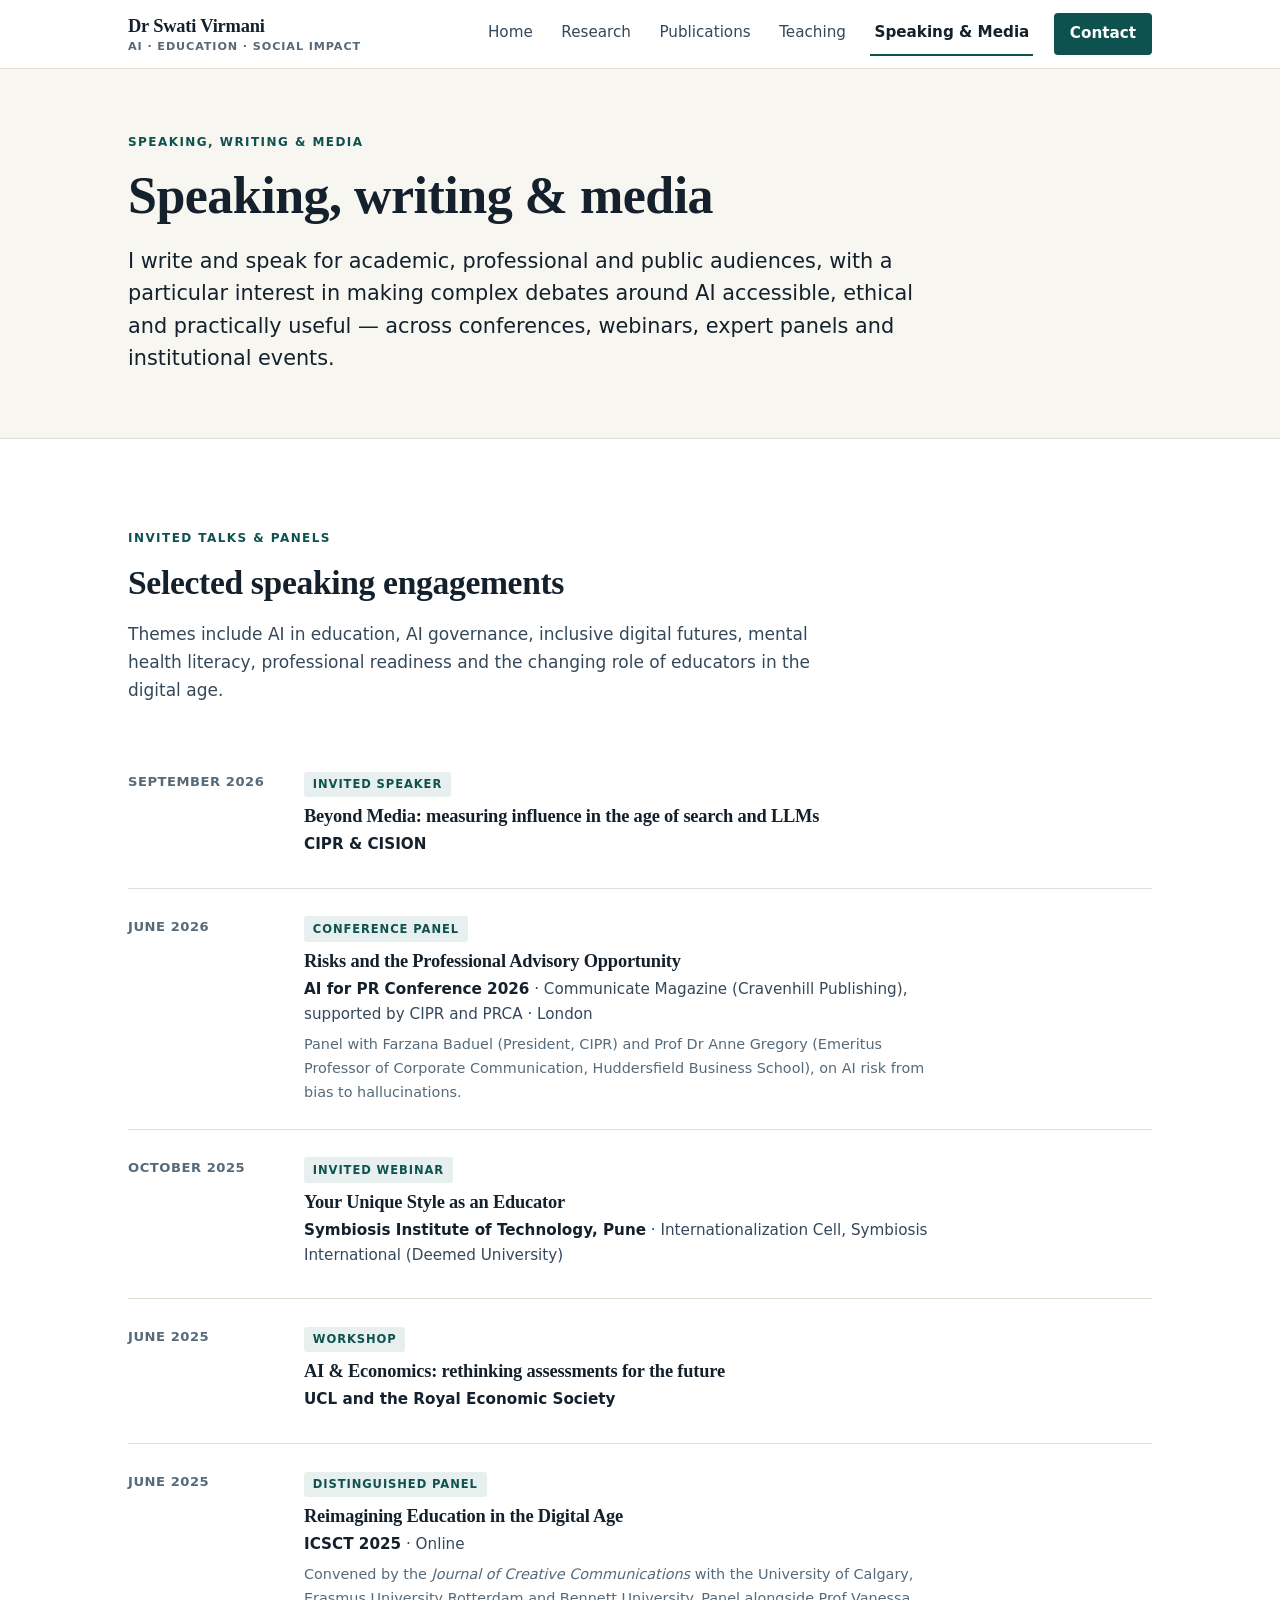
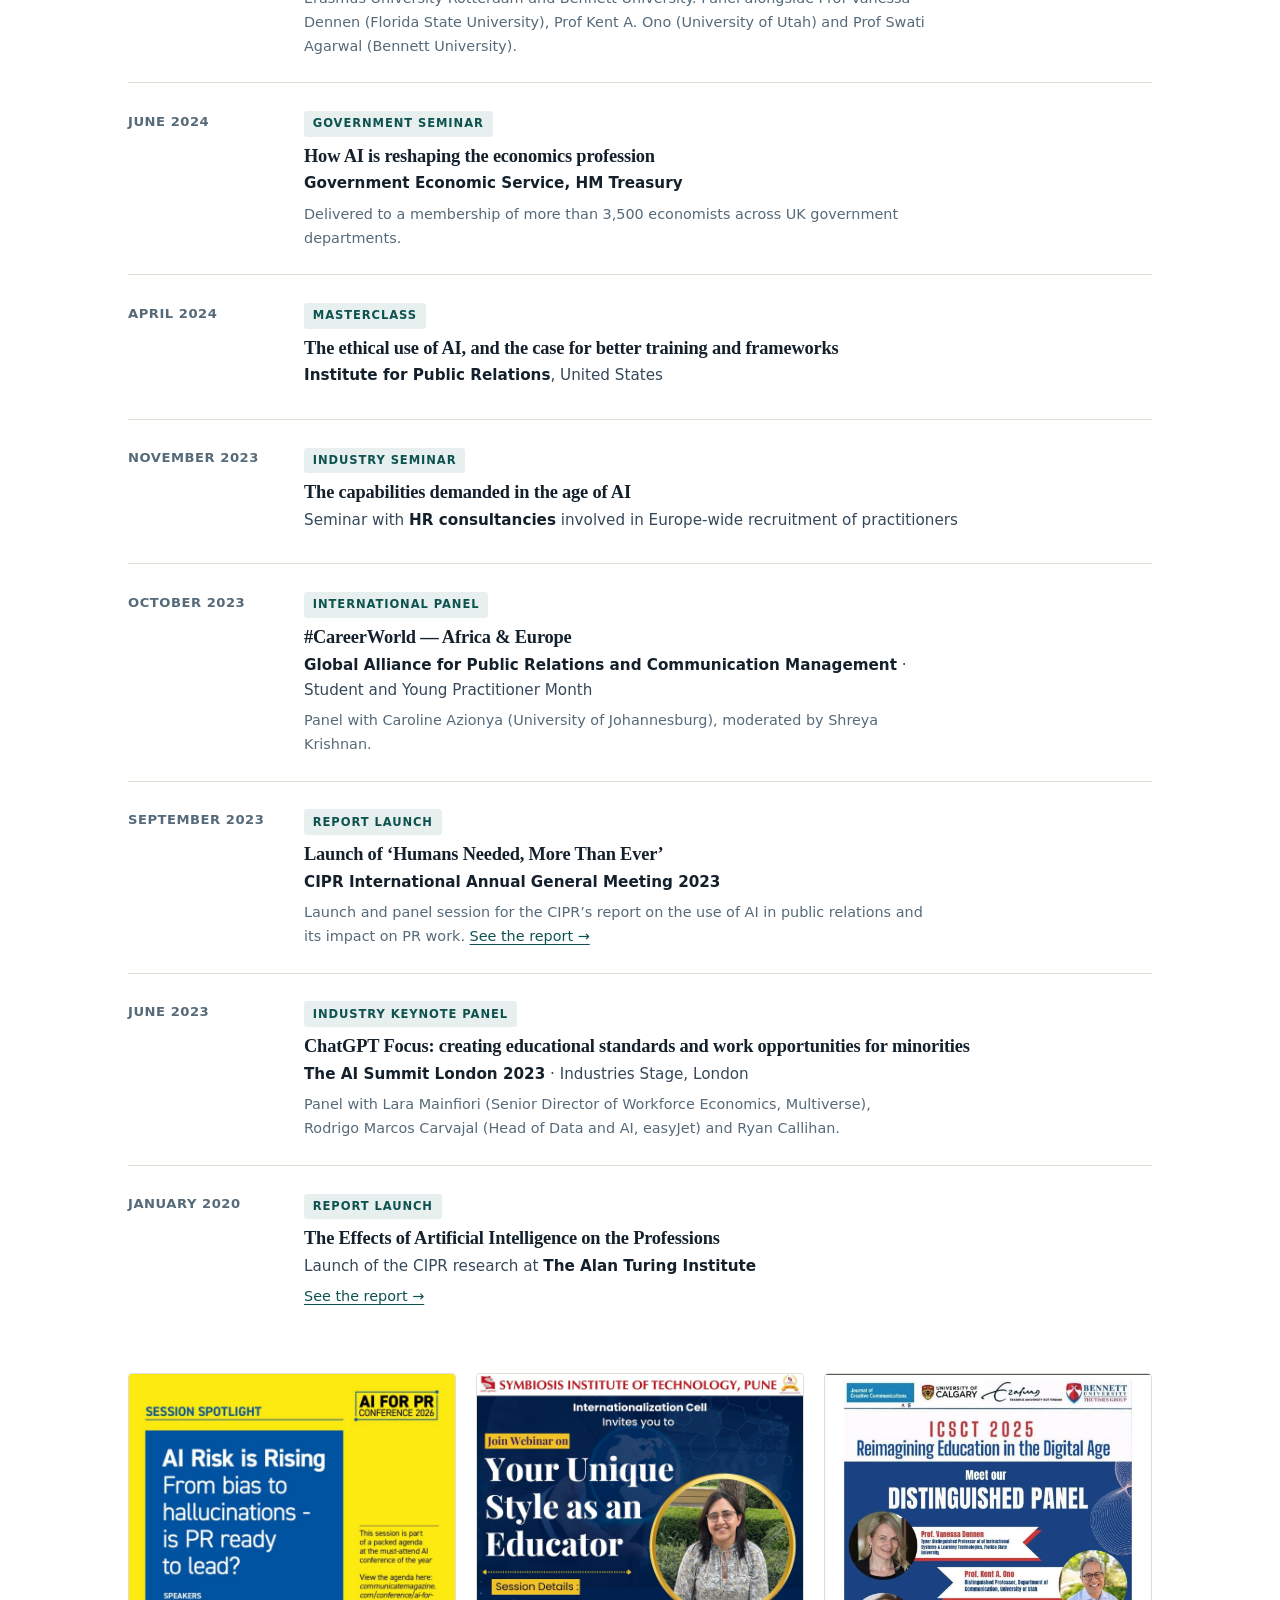
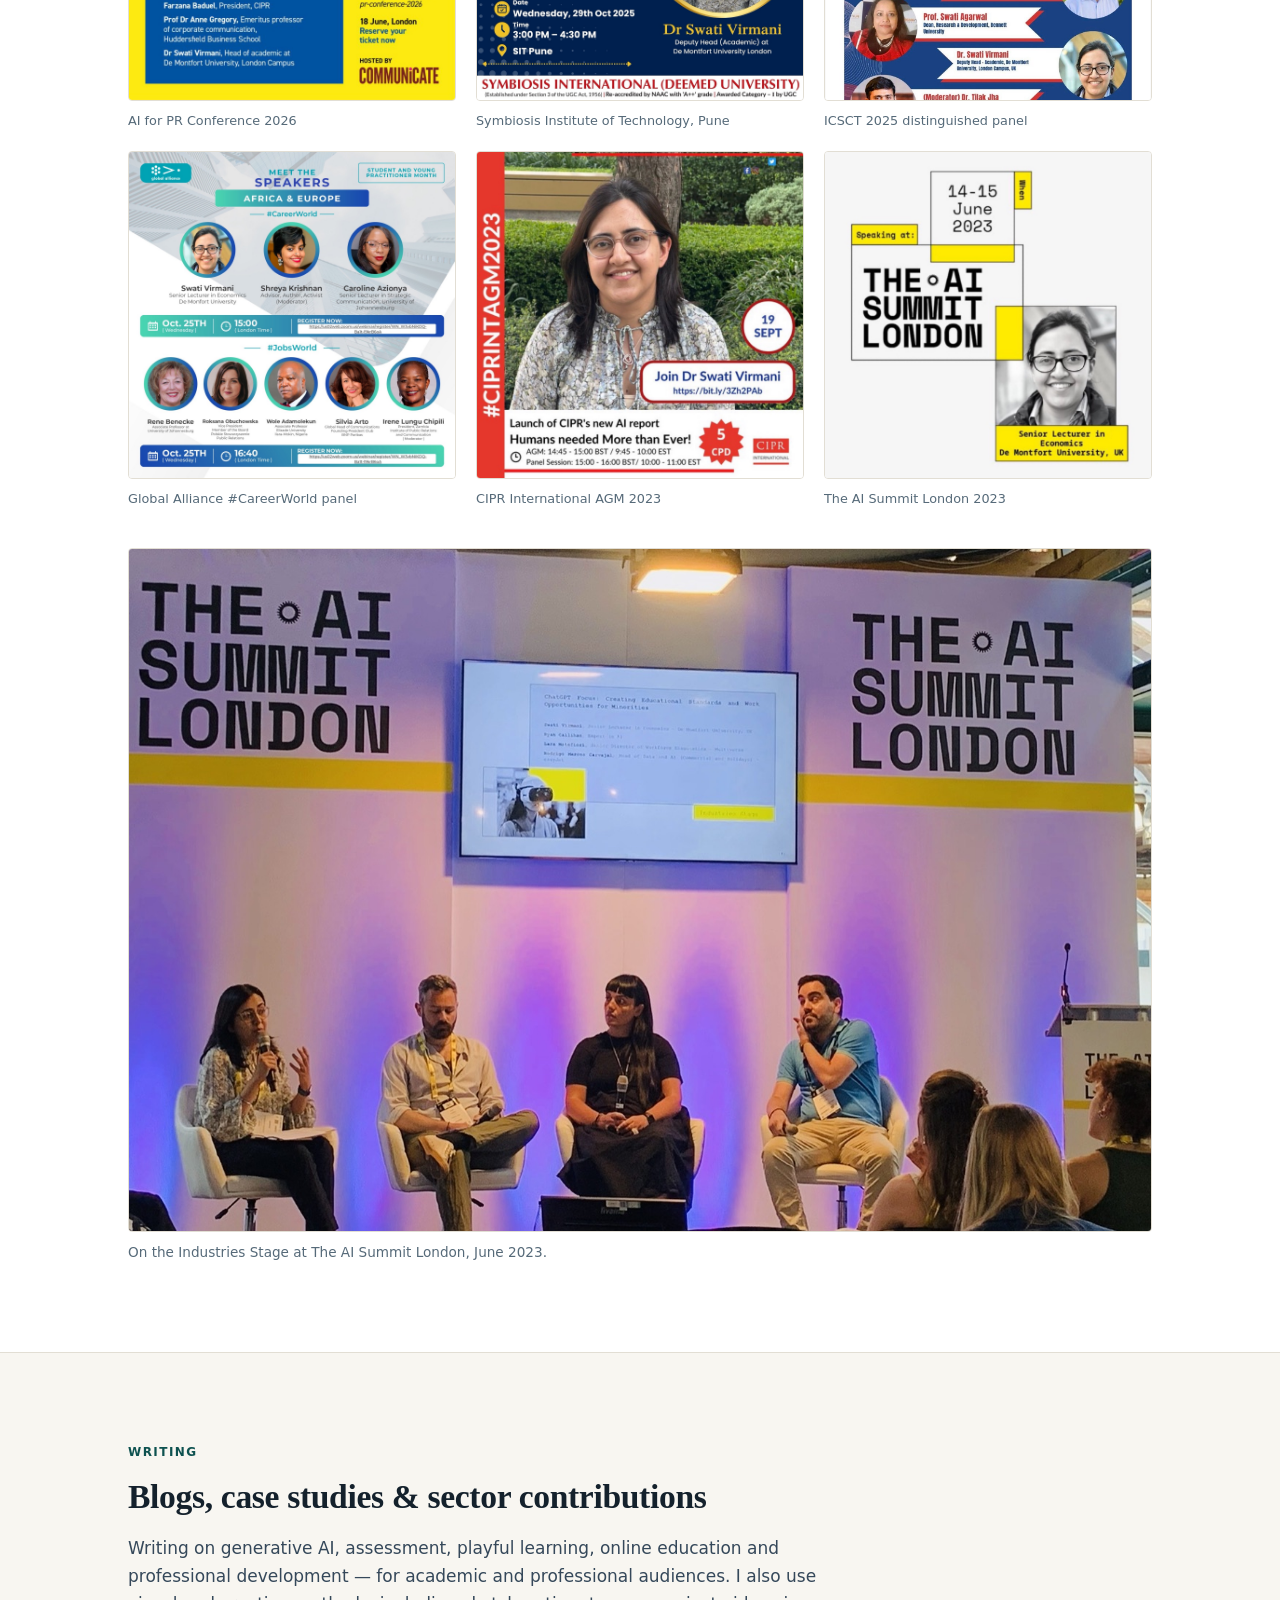
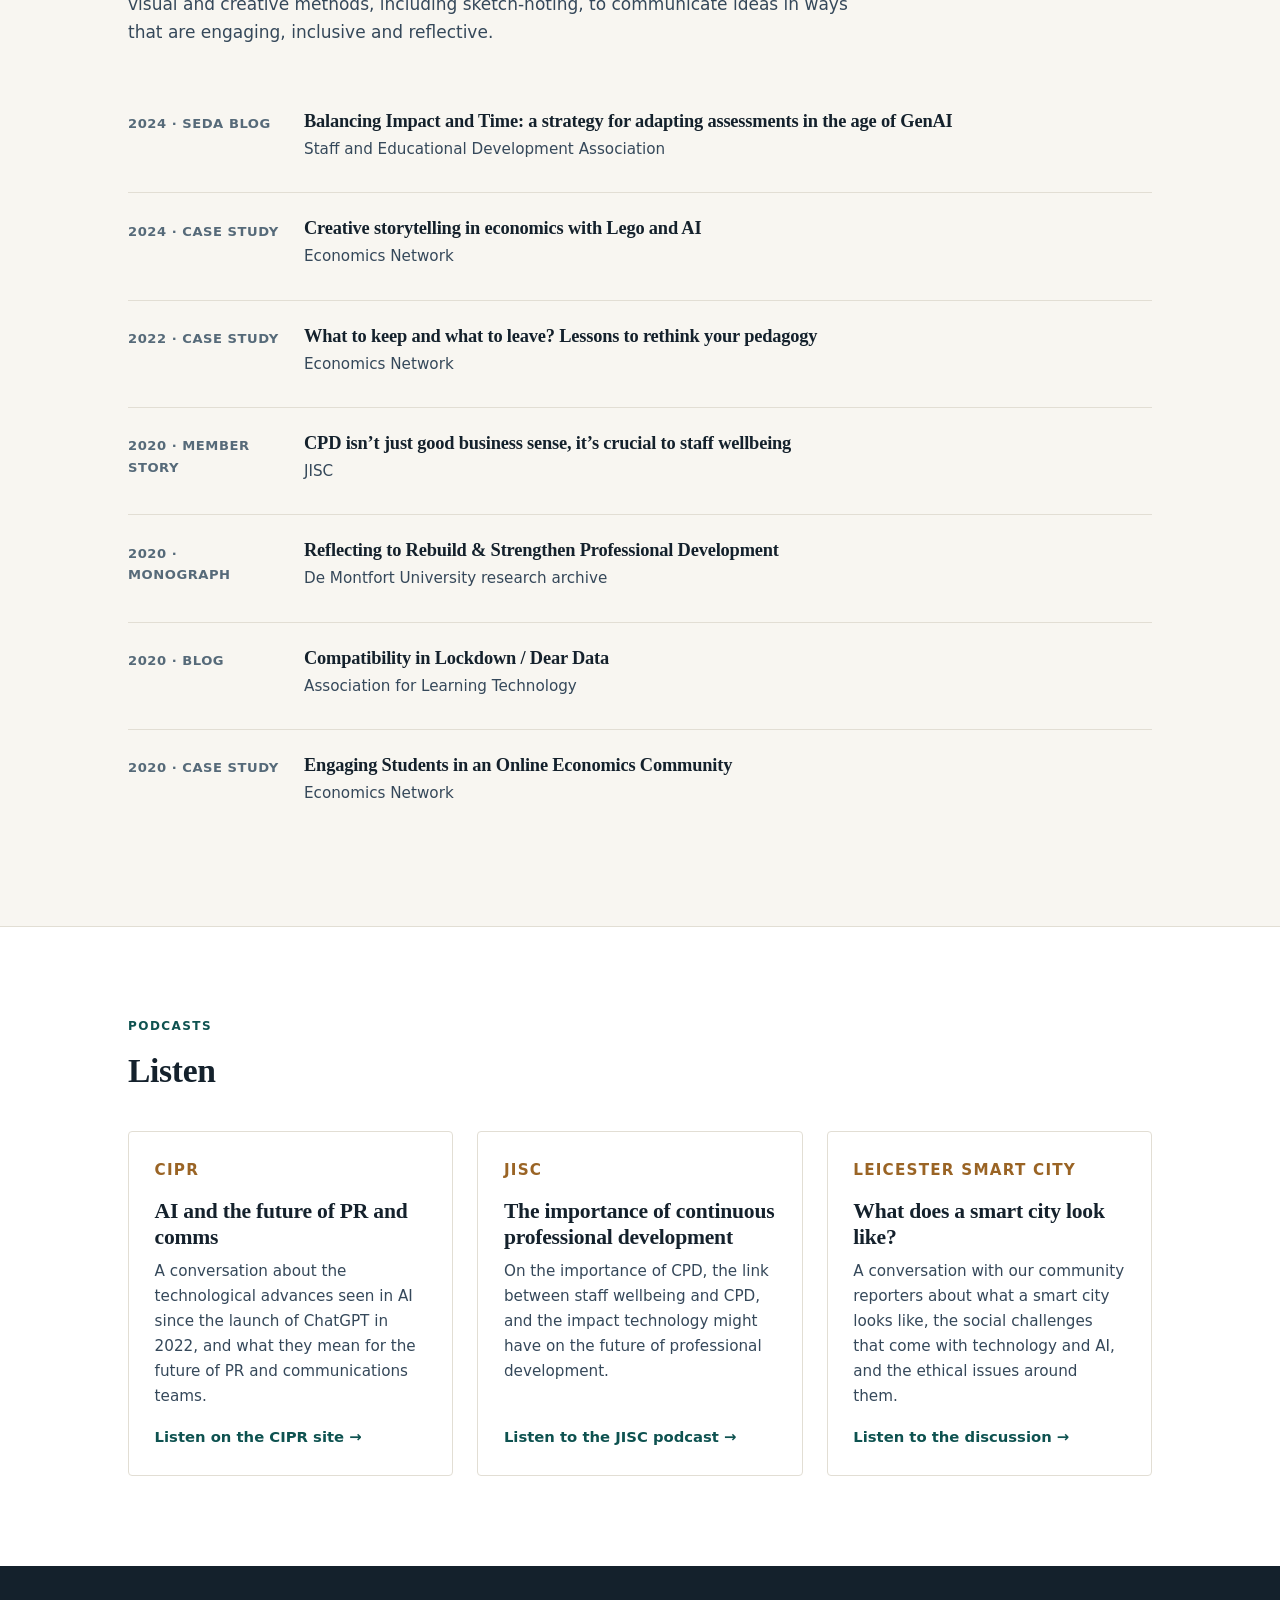
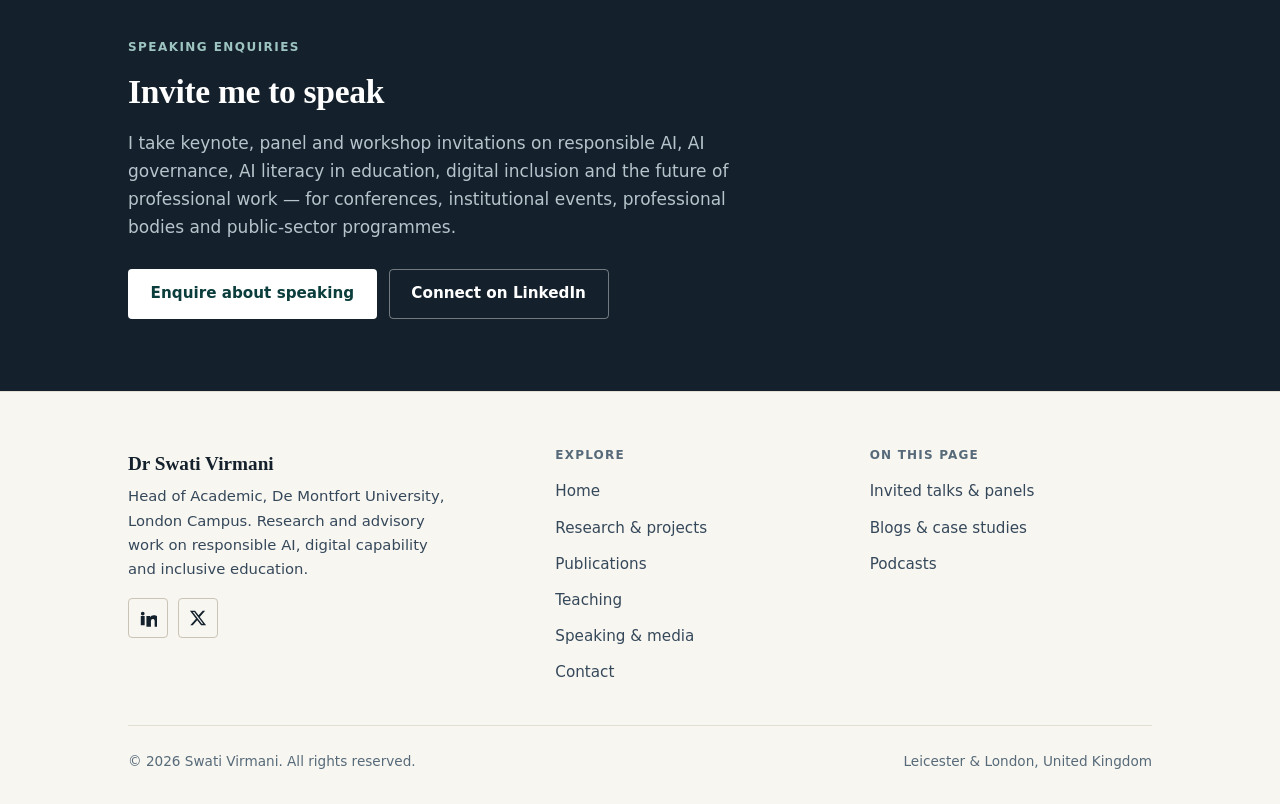
<file: speaking.html>
<!DOCTYPE html>
<html lang="en-GB">
<head>
<meta charset="utf-8">
<meta name="viewport" content="width=device-width, initial-scale=1">
<title>Speaking, Writing &amp; Media — Dr Swati Virmani</title>
<meta name="description" content="Invited talks, conference panels, blogs, case studies and podcasts from Dr Swati Virmani on responsible AI, AI governance, assessment in the GenAI era, professional readiness and the future of work.">
<link rel="canonical" href="https://swativirmani.co.uk/speaking">
<meta property="og:type" content="website">
<meta property="og:title" content="Speaking, Writing &amp; Media — Dr Swati Virmani">
<meta property="og:description" content="Invited talks, conference panels, blogs, case studies and podcasts on responsible AI, education and the future of work.">
<meta property="og:image" content="assets/img/portrait.jpg">
<meta name="twitter:card" content="summary_large_image">
<link rel="icon" href="assets/img/favicon.svg">
<link rel="stylesheet" href="assets/css/style.css">
</head>
<body>

<a class="skip-link" href="#main">Skip to content</a>

<header class="site-header">
  <div class="wrap site-header__inner">
    <a class="brand" href="index.html">Dr Swati Virmani<span>AI &middot; Education &middot; Social Impact</span></a>
    <button class="nav-toggle" type="button" aria-expanded="false" aria-controls="primary-nav" aria-label="Open menu">
      <svg class="icon-open" viewBox="0 0 24 24" fill="none" stroke="currentColor" stroke-width="2" aria-hidden="true"><path d="M3 6h18M3 12h18M3 18h18"/></svg>
      <svg class="icon-close" viewBox="0 0 24 24" fill="none" stroke="currentColor" stroke-width="2" aria-hidden="true"><path d="M6 6l12 12M18 6L6 18"/></svg>
    </button>
    <nav class="nav" id="primary-nav" aria-label="Primary">
      <ul>
        <li><a href="index.html">Home</a></li>
        <li><a href="research.html">Research</a></li>
        <li><a href="publications.html">Publications</a></li>
        <li><a href="teaching.html">Teaching</a></li>
        <li><a href="speaking.html" aria-current="page">Speaking &amp; Media</a></li>
        <li><a class="nav__cta" href="contact.html">Contact</a></li>
      </ul>
    </nav>
  </div>
</header>

<main id="main">

  <div class="page-header">
    <div class="wrap">
      <span class="eyebrow">Speaking, writing &amp; media</span>
      <h1>Speaking, writing &amp; media</h1>
      <p class="lede">I write and speak for academic, professional and public audiences, with a particular interest in making complex debates around AI accessible, ethical and practically useful &mdash; across conferences, webinars, expert panels and institutional events.</p>
    </div>
  </div>

  <!-- ── Talks ───────────────────────────────────────────────────────── -->
  <section class="section" id="talks">
    <div class="wrap">
      <div class="section-head">
        <span class="eyebrow">Invited talks &amp; panels</span>
        <h2>Selected speaking engagements</h2>
        <p>Themes include AI in education, AI governance, inclusive digital futures, mental health literacy, professional readiness and the changing role of educators in the digital age.</p>
      </div>

      <ul class="entry-list">
        <li class="entry">
          <div class="entry__date">September 2026</div>
          <div>
            <span class="entry__tag">Invited speaker</span>
            <h3 class="entry__title">Beyond Media: measuring influence in the age of search and LLMs</h3>
            <p class="entry__host"><strong>CIPR &amp; CISION</strong></p>
          </div>
        </li>

        <li class="entry">
          <div class="entry__date">June 2026</div>
          <div>
            <span class="entry__tag">Conference panel</span>
            <h3 class="entry__title">Risks and the Professional Advisory Opportunity</h3>
            <p class="entry__host"><strong>AI for PR Conference 2026</strong> &middot; Communicate Magazine (Cravenhill Publishing), supported by CIPR and PRCA &middot; London</p>
            <p class="entry__note">Panel with Farzana Baduel (President, CIPR) and Prof Dr Anne Gregory (Emeritus Professor of Corporate Communication, Huddersfield Business School), on AI risk from bias to hallucinations.</p>
          </div>
        </li>

        <li class="entry">
          <div class="entry__date">October 2025</div>
          <div>
            <span class="entry__tag">Invited webinar</span>
            <h3 class="entry__title">Your Unique Style as an Educator</h3>
            <p class="entry__host"><strong>Symbiosis Institute of Technology, Pune</strong> &middot; Internationalization Cell, Symbiosis International (Deemed University)</p>
          </div>
        </li>

        <li class="entry">
          <div class="entry__date">June 2025</div>
          <div>
            <span class="entry__tag">Workshop</span>
            <h3 class="entry__title">AI &amp; Economics: rethinking assessments for the future</h3>
            <p class="entry__host"><strong>UCL and the Royal Economic Society</strong></p>
          </div>
        </li>

        <li class="entry">
          <div class="entry__date">June 2025</div>
          <div>
            <span class="entry__tag">Distinguished panel</span>
            <h3 class="entry__title">Reimagining Education in the Digital Age</h3>
            <p class="entry__host"><strong>ICSCT 2025</strong> &middot; Online</p>
            <p class="entry__note">Convened by the <em>Journal of Creative Communications</em> with the University of Calgary, Erasmus University Rotterdam and Bennett University. Panel alongside Prof Vanessa Dennen (Florida State University), Prof Kent A. Ono (University of Utah) and Prof Swati Agarwal (Bennett University).</p>
          </div>
        </li>

        <li class="entry">
          <div class="entry__date">June 2024</div>
          <div>
            <span class="entry__tag">Government seminar</span>
            <h3 class="entry__title">How AI is reshaping the economics profession</h3>
            <p class="entry__host"><strong>Government Economic Service, HM Treasury</strong></p>
            <p class="entry__note">Delivered to a membership of more than 3,500 economists across UK government departments.</p>
          </div>
        </li>

        <li class="entry">
          <div class="entry__date">April 2024</div>
          <div>
            <span class="entry__tag">Masterclass</span>
            <h3 class="entry__title">The ethical use of AI, and the case for better training and frameworks</h3>
            <p class="entry__host"><strong>Institute for Public Relations</strong>, United States</p>
          </div>
        </li>

        <li class="entry">
          <div class="entry__date">November 2023</div>
          <div>
            <span class="entry__tag">Industry seminar</span>
            <h3 class="entry__title">The capabilities demanded in the age of AI</h3>
            <p class="entry__host">Seminar with <strong>HR consultancies</strong> involved in Europe&#8209;wide recruitment of practitioners</p>
          </div>
        </li>

        <li class="entry">
          <div class="entry__date">October 2023</div>
          <div>
            <span class="entry__tag">International panel</span>
            <h3 class="entry__title">#CareerWorld &mdash; Africa &amp; Europe</h3>
            <p class="entry__host"><strong>Global Alliance for Public Relations and Communication Management</strong> &middot; Student and Young Practitioner Month</p>
            <p class="entry__note">Panel with Caroline Azionya (University of Johannesburg), moderated by Shreya Krishnan.</p>
          </div>
        </li>

        <li class="entry">
          <div class="entry__date">September 2023</div>
          <div>
            <span class="entry__tag">Report launch</span>
            <h3 class="entry__title">Launch of &lsquo;Humans Needed, More Than Ever&rsquo;</h3>
            <p class="entry__host"><strong>CIPR International Annual General Meeting 2023</strong></p>
            <p class="entry__note">Launch and panel session for the CIPR&rsquo;s report on the use of AI in public relations and its impact on PR work. <a href="publications.html#reports">See the report &rarr;</a></p>
          </div>
        </li>

        <li class="entry">
          <div class="entry__date">June 2023</div>
          <div>
            <span class="entry__tag">Industry keynote panel</span>
            <h3 class="entry__title">ChatGPT Focus: creating educational standards and work opportunities for minorities</h3>
            <p class="entry__host"><strong>The AI Summit London 2023</strong> &middot; Industries Stage, London</p>
            <p class="entry__note">Panel with Lara Mainfiori (Senior Director of Workforce Economics, Multiverse), Rodrigo Marcos Carvajal (Head of Data and AI, easyJet) and Ryan Callihan.</p>
          </div>
        </li>

        <li class="entry">
          <div class="entry__date">January 2020</div>
          <div>
            <span class="entry__tag">Report launch</span>
            <h3 class="entry__title">The Effects of Artificial Intelligence on the Professions</h3>
            <p class="entry__host">Launch of the CIPR research at <strong>The Alan Turing Institute</strong></p>
            <p class="entry__note"><a href="publications.html#reports">See the report &rarr;</a></p>
          </div>
        </li>
      </ul>

      <div class="poster-grid">
        <figure>
          <img loading="lazy" decoding="async" src="assets/img/ai-for-pr-2026.jpg" width="1400" height="1400"
               alt="Session spotlight graphic for the AI for PR Conference 2026 hosted by Communicate, promoting the session 'AI Risk is Rising: from bias to hallucinations – is PR ready to lead?' on 18 June in London, with speakers Farzana Baduel, Prof Dr Anne Gregory and Dr Swati Virmani.">
          <figcaption>AI for PR Conference 2026</figcaption>
        </figure>
        <figure>
          <img loading="lazy" decoding="async" src="assets/img/symbiosis-webinar-2025.jpg" width="1400" height="1400"
               alt="Webinar poster from Symbiosis Institute of Technology, Pune, inviting attendees to 'Your Unique Style as an Educator' with Dr Swati Virmani on Wednesday 29 October 2025, 3:00 to 4:30 pm.">
          <figcaption>Symbiosis Institute of Technology, Pune</figcaption>
        </figure>
        <figure>
          <img loading="lazy" decoding="async" src="assets/img/icsct-2025-panel.jpg" width="1102" height="1400"
               alt="Poster for ICSCT 2025, 'Reimagining Education in the Digital Age', introducing the distinguished panel including Dr Swati Virmani, held on 13 June at 3:15 pm on Zoom.">
          <figcaption>ICSCT 2025 distinguished panel</figcaption>
        </figure>
        <figure>
          <img loading="lazy" decoding="async" src="assets/img/global-alliance-panel.jpg" width="1400" height="1400"
               alt="Global Alliance 'Meet the Speakers' graphic for Student and Young Practitioner Month, Africa and Europe, showing the #CareerWorld panel with Swati Virmani, Shreya Krishnan and Caroline Azionya on 25 October at 15:00 London time.">
          <figcaption>Global Alliance #CareerWorld panel</figcaption>
        </figure>
        <figure>
          <img loading="lazy" decoding="async" src="assets/img/cipr-agm-2023.jpg" width="1400" height="1400"
               alt="CIPR International AGM 2023 promotional graphic for the launch of the CIPR's AI report 'Humans needed More than Ever!' on 19 September, featuring Dr Swati Virmani.">
          <figcaption>CIPR International AGM 2023</figcaption>
        </figure>
        <figure>
          <img loading="lazy" decoding="async" src="assets/img/ai-summit-london-2023.jpg" width="1400" height="1400"
               alt="Speaker graphic reading 'Speaking at: The AI Summit London, 14–15 June 2023', with a photograph of Dr Swati Virmani.">
          <figcaption>The AI Summit London 2023</figcaption>
        </figure>
      </div>

      <figure style="margin-top:2.5rem">
        <img loading="lazy" decoding="async" src="assets/img/ai-summit-panel.jpg" width="1400" height="933"
             alt="Dr Swati Virmani speaking into a microphone on the Industries Stage panel at The AI Summit London, seated with three other panellists. The screen behind them shows the session title 'ChatGPT Focus: Creating Educational Standards and Work Opportunities for Minorities'.">
        <figcaption>On the Industries Stage at The AI Summit London, June 2023.</figcaption>
      </figure>
    </div>
  </section>

  <!-- ── Writing ─────────────────────────────────────────────────────── -->
  <section class="section section--warm" id="writing">
    <div class="wrap">
      <div class="section-head">
        <span class="eyebrow">Writing</span>
        <h2>Blogs, case studies &amp; sector contributions</h2>
        <p>Writing on generative AI, assessment, playful learning, online education and professional development &mdash; for academic and professional audiences. I also use visual and creative methods, including sketch&#8209;noting, to communicate ideas in ways that are engaging, inclusive and reflective.</p>
      </div>

      <ul class="entry-list">
        <li class="entry">
          <div class="entry__date">2024 &middot; SEDA Blog</div>
          <div>
            <h3 class="entry__title"><a href="https://thesedablog.wordpress.com/2024/06/27/balancing-impact-and-time-a-strategy-for-adapting-assessments-in-the-age-of-genai/" rel="noopener">Balancing Impact and Time: a strategy for adapting assessments in the age of GenAI</a></h3>
            <p class="entry__host">Staff and Educational Development Association</p>
          </div>
        </li>
        <li class="entry">
          <div class="entry__date">2024 &middot; Case study</div>
          <div>
            <h3 class="entry__title"><a href="https://www.economicsnetwork.ac.uk/showcase/virmani_storytelling" rel="noopener">Creative storytelling in economics with Lego and AI</a></h3>
            <p class="entry__host">Economics Network</p>
          </div>
        </li>
        <li class="entry">
          <div class="entry__date">2022 &middot; Case study</div>
          <div>
            <h3 class="entry__title"><a href="https://www.economicsnetwork.ac.uk/showcase/virmani_rethinking" rel="noopener">What to keep and what to leave? Lessons to rethink your pedagogy</a></h3>
            <p class="entry__host">Economics Network</p>
          </div>
        </li>
        <li class="entry">
          <div class="entry__date">2020 &middot; Member story</div>
          <div>
            <h3 class="entry__title">CPD isn&rsquo;t just good business sense, it&rsquo;s crucial to staff wellbeing</h3>
            <p class="entry__host">JISC</p>
          </div>
        </li>
        <li class="entry">
          <div class="entry__date">2020 &middot; Monograph</div>
          <div>
            <h3 class="entry__title"><a href="https://dora.dmu.ac.uk/server/api/core/bitstreams/906c5ba4-eefc-4452-8b32-75e1794d204b/content" rel="noopener">Reflecting to Rebuild &amp; Strengthen Professional Development</a></h3>
            <p class="entry__host">De Montfort University research archive</p>
          </div>
        </li>
        <li class="entry">
          <div class="entry__date">2020 &middot; Blog</div>
          <div>
            <h3 class="entry__title"><a href="https://altc.alt.ac.uk/blog/2020/05/compatibility-in-lockdown/" rel="noopener">Compatibility in Lockdown / Dear Data</a></h3>
            <p class="entry__host">Association for Learning Technology</p>
          </div>
        </li>
        <li class="entry">
          <div class="entry__date">2020 &middot; Case study</div>
          <div>
            <h3 class="entry__title"><a href="https://www.economicsnetwork.ac.uk/showcase/allen_online" rel="noopener">Engaging Students in an Online Economics Community</a></h3>
            <p class="entry__host">Economics Network</p>
          </div>
        </li>
      </ul>
    </div>
  </section>

  <!-- ── Podcasts ────────────────────────────────────────────────────── -->
  <section class="section" id="podcasts">
    <div class="wrap">
      <div class="section-head">
        <span class="eyebrow">Podcasts</span>
        <h2>Listen</h2>
      </div>

      <div class="card-grid">
        <article class="card">
          <p class="card__meta">CIPR</p>
          <h3>AI and the future of PR and comms</h3>
          <p>A conversation about the technological advances seen in AI since the launch of ChatGPT in 2022, and what they mean for the future of PR and communications teams.</p>
          <a class="card__link" href="https://cipr.co.uk/CIPR/CIPR/Events/Event_Display_Groups.aspx?EventKey=IT23091905" rel="noopener">Listen on the CIPR site</a>
        </article>

        <article class="card">
          <p class="card__meta">JISC</p>
          <h3>The importance of continuous professional development</h3>
          <p>On the importance of CPD, the link between staff wellbeing and CPD, and the impact technology might have on the future of professional development.</p>
          <a class="card__link" href="https://jiscpodcast.libsyn.com/20-the-importance-of-continuous-professional-development-cpd" rel="noopener">Listen to the JISC podcast</a>
        </article>

        <article class="card">
          <p class="card__meta">Leicester Smart City</p>
          <h3>What does a smart city look like?</h3>
          <p>A conversation with our community reporters about what a smart city looks like, the social challenges that come with technology and AI, and the ethical issues around them.</p>
          <a class="card__link" href="https://decentred.co.uk/leicester-smart-city-discussion-wednesday-7th-september/" rel="noopener">Listen to the discussion</a>
        </article>
      </div>
    </div>
  </section>

  <section class="cta-band">
    <div class="wrap">
      <span class="eyebrow eyebrow--light">Speaking enquiries</span>
      <h2>Invite me to speak</h2>
      <p>I take keynote, panel and workshop invitations on responsible AI, AI governance, AI literacy in education, digital inclusion and the future of professional work &mdash; for conferences, institutional events, professional bodies and public&#8209;sector programmes.</p>
      <div class="btn-row">
        <a class="btn btn--light" href="contact.html">Enquire about speaking</a>
        <a class="btn btn--outline-light" href="https://uk.linkedin.com/in/swati-virmani-5b52a013" rel="noopener">Connect on LinkedIn</a>
      </div>
    </div>
  </section>

</main>

<footer class="site-footer">
  <div class="wrap">
    <div class="site-footer__grid">
      <div>
        <p class="site-footer__name">Dr Swati Virmani</p>
        <p class="site-footer__blurb">Head of Academic, De Montfort University, London Campus. Research and advisory work on responsible AI, digital capability and inclusive education.</p>
        <div class="social">
          <a href="https://uk.linkedin.com/in/swati-virmani-5b52a013" rel="noopener" aria-label="Swati Virmani on LinkedIn">
            <svg viewBox="0 0 24 24" aria-hidden="true"><path d="M4.98 3.5a2.5 2.5 0 1 1 0 5 2.5 2.5 0 0 1 0-5zM2.4 21.5h5.16V9.2H2.4v12.3zM9.9 9.2h4.95v1.68h.07c.69-1.24 2.38-2.55 4.9-2.55 5.24 0 6.2 3.32 6.2 7.64v7.53h-5.16v-6.68c0-1.6-.03-3.65-2.3-3.65-2.3 0-2.65 1.74-2.65 3.54v6.79H9.9V9.2z"/></svg>
          </a>
          <a href="https://x.com/swativirmani8" rel="noopener" aria-label="Swati Virmani on X">
            <svg viewBox="0 0 24 24" aria-hidden="true"><path d="M18.24 2.25h3.31l-7.23 8.26 8.5 11.24h-6.65l-5.22-6.82-5.96 6.82H1.68l7.73-8.84L1.25 2.25h6.82l4.71 6.23 5.46-6.23zm-1.16 17.52h1.83L7.02 4.13H5.06l12.02 15.64z"/></svg>
          </a>
        </div>
      </div>
      <div>
        <h2>Explore</h2>
        <ul>
          <li><a href="index.html">Home</a></li>
          <li><a href="research.html">Research &amp; projects</a></li>
          <li><a href="publications.html">Publications</a></li>
          <li><a href="teaching.html">Teaching</a></li>
          <li><a href="speaking.html">Speaking &amp; media</a></li>
          <li><a href="contact.html">Contact</a></li>
        </ul>
      </div>
      <div>
        <h2>On this page</h2>
        <ul>
          <li><a href="speaking.html#talks">Invited talks &amp; panels</a></li>
          <li><a href="speaking.html#writing">Blogs &amp; case studies</a></li>
          <li><a href="speaking.html#podcasts">Podcasts</a></li>
        </ul>
      </div>
    </div>
    <div class="site-footer__legal">
      <p>&copy; 2026 Swati Virmani. All rights reserved.</p>
      <p>Leicester &amp; London, United Kingdom</p>
    </div>
  </div>
</footer>

<script src="assets/js/site.js"></script>
</body>
</html>
</file>
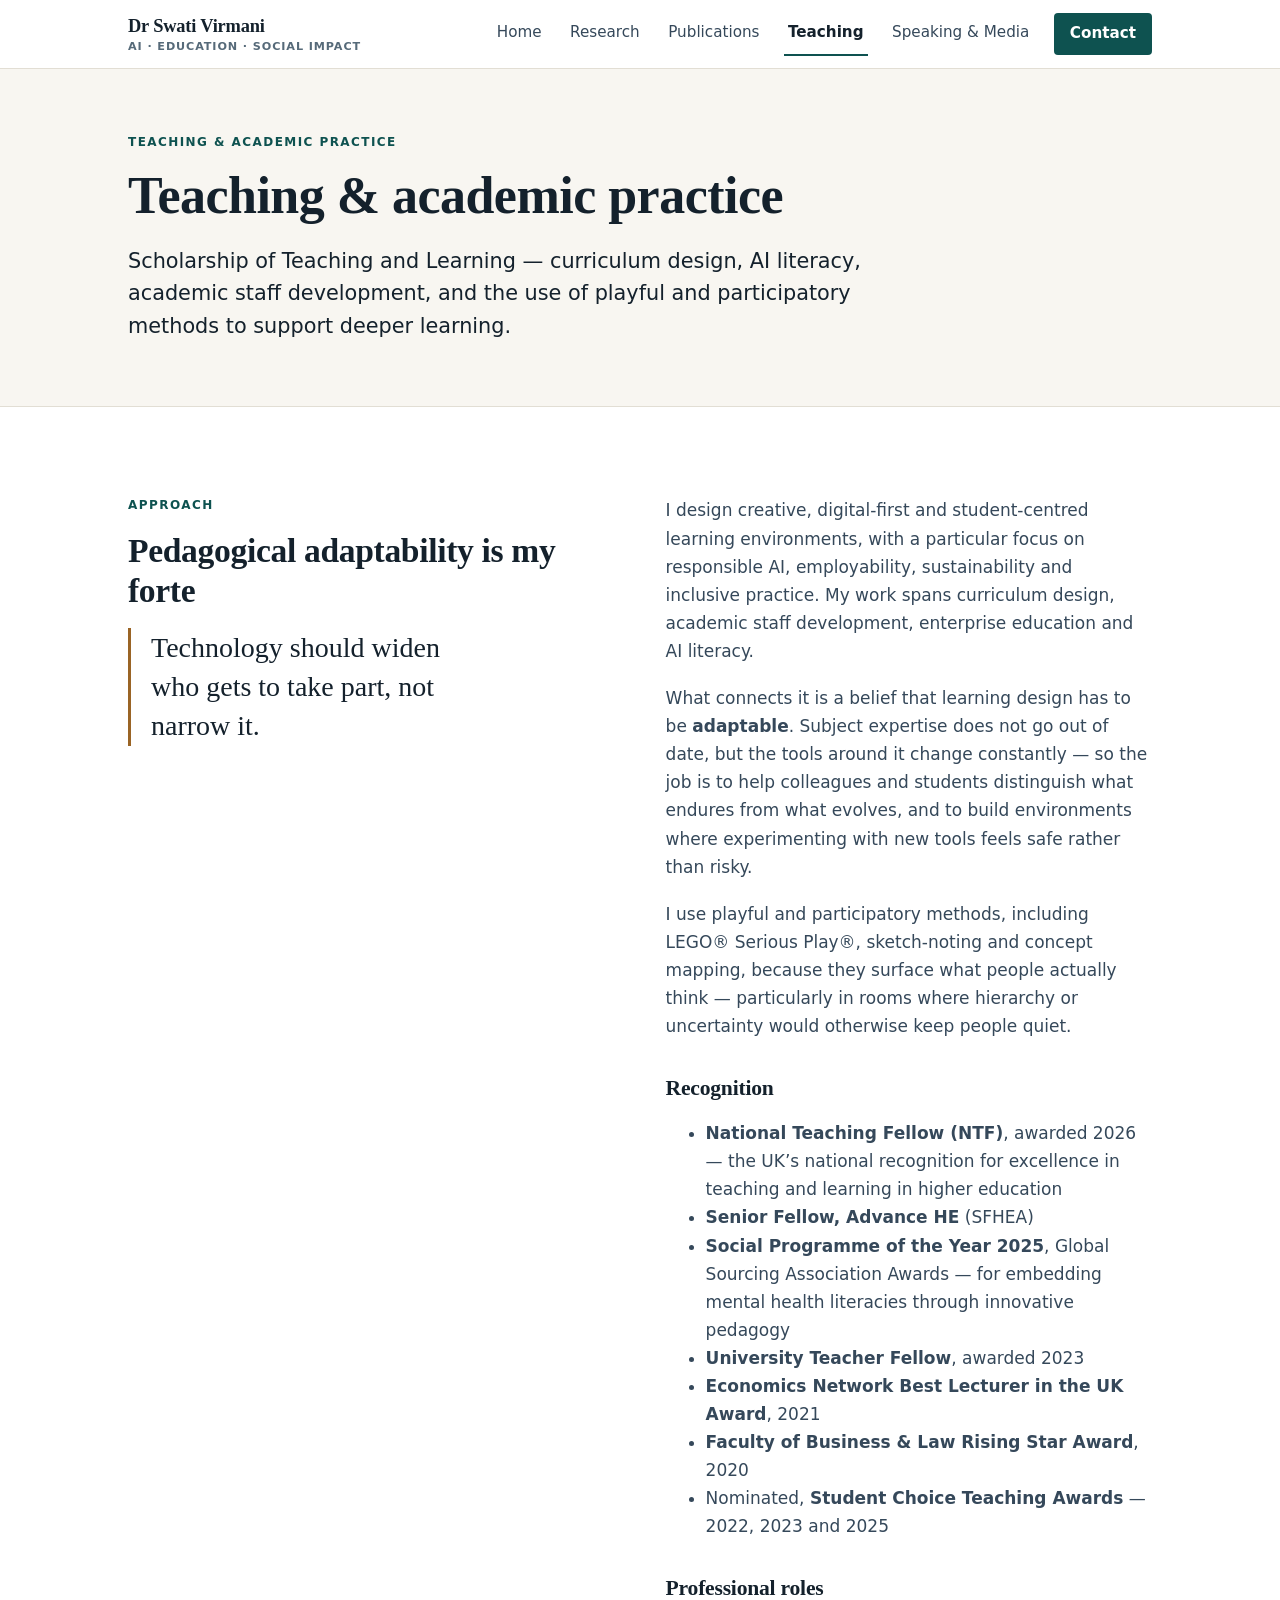
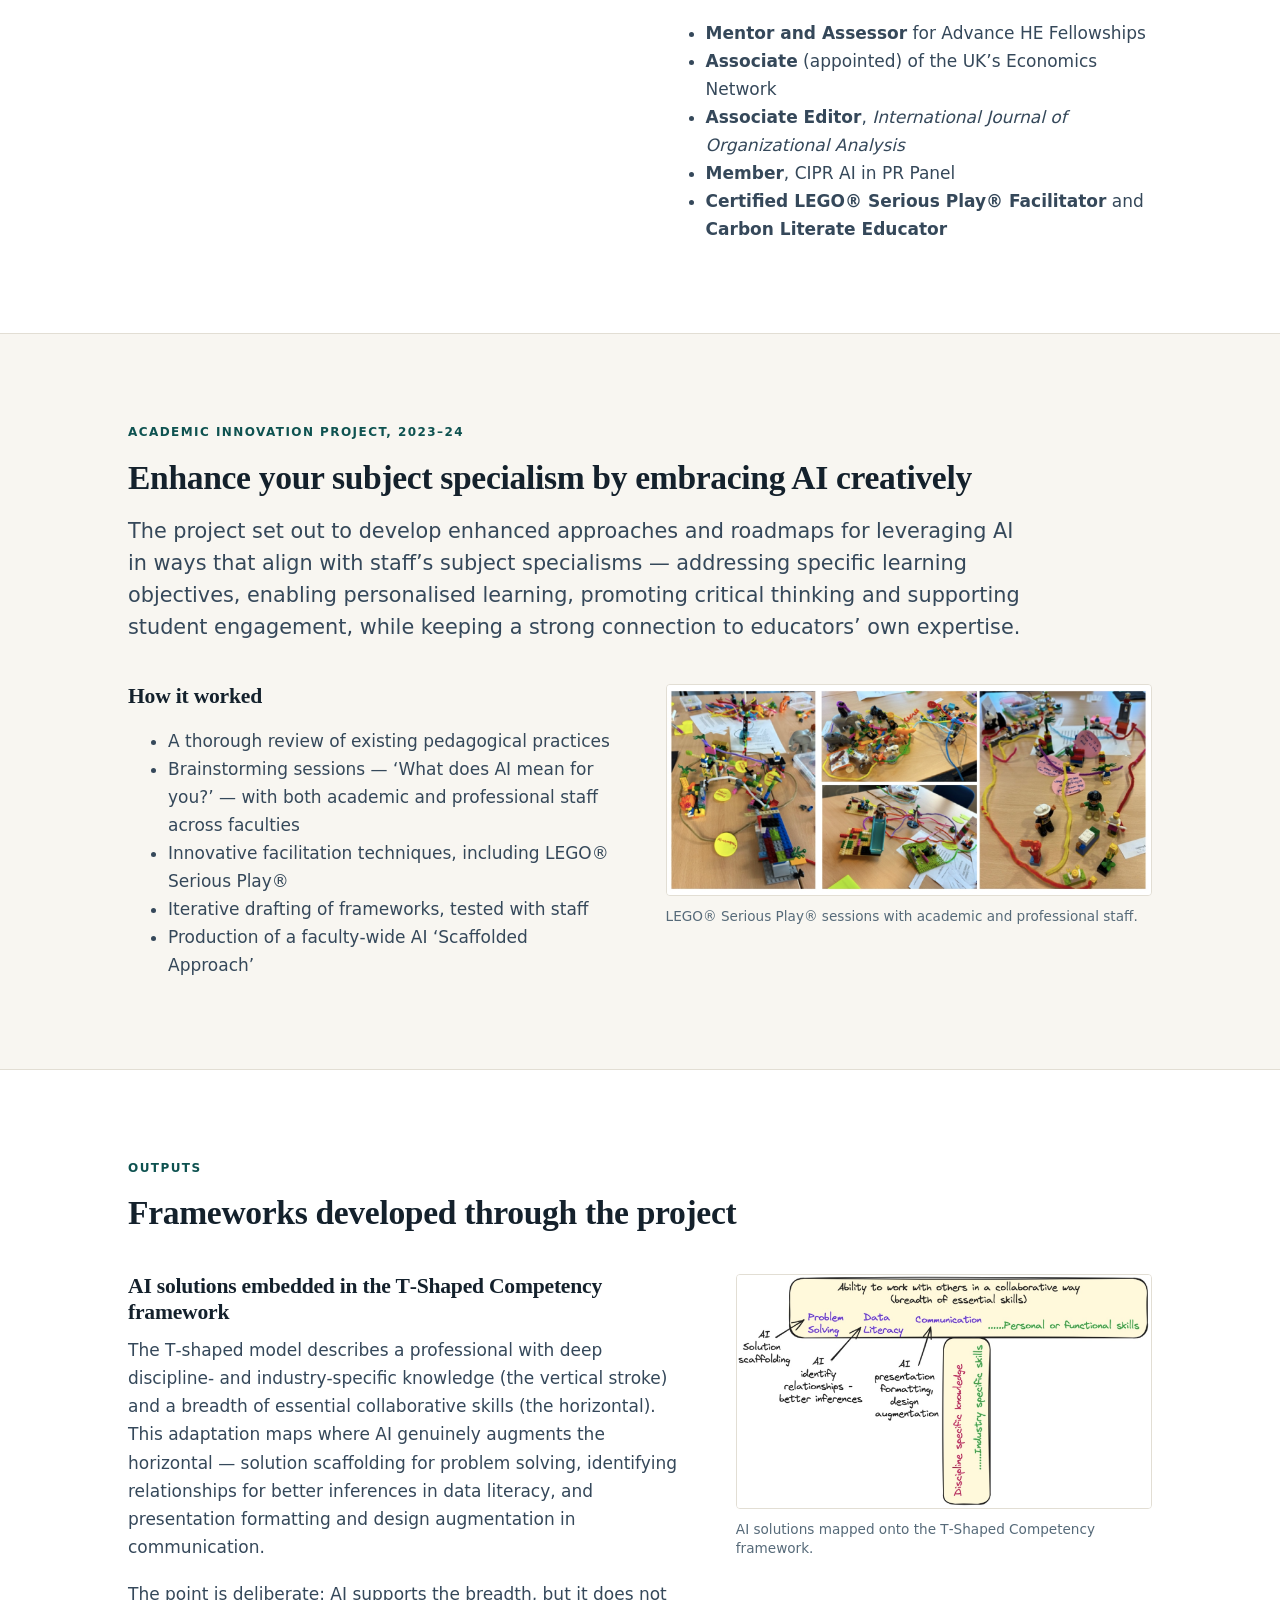
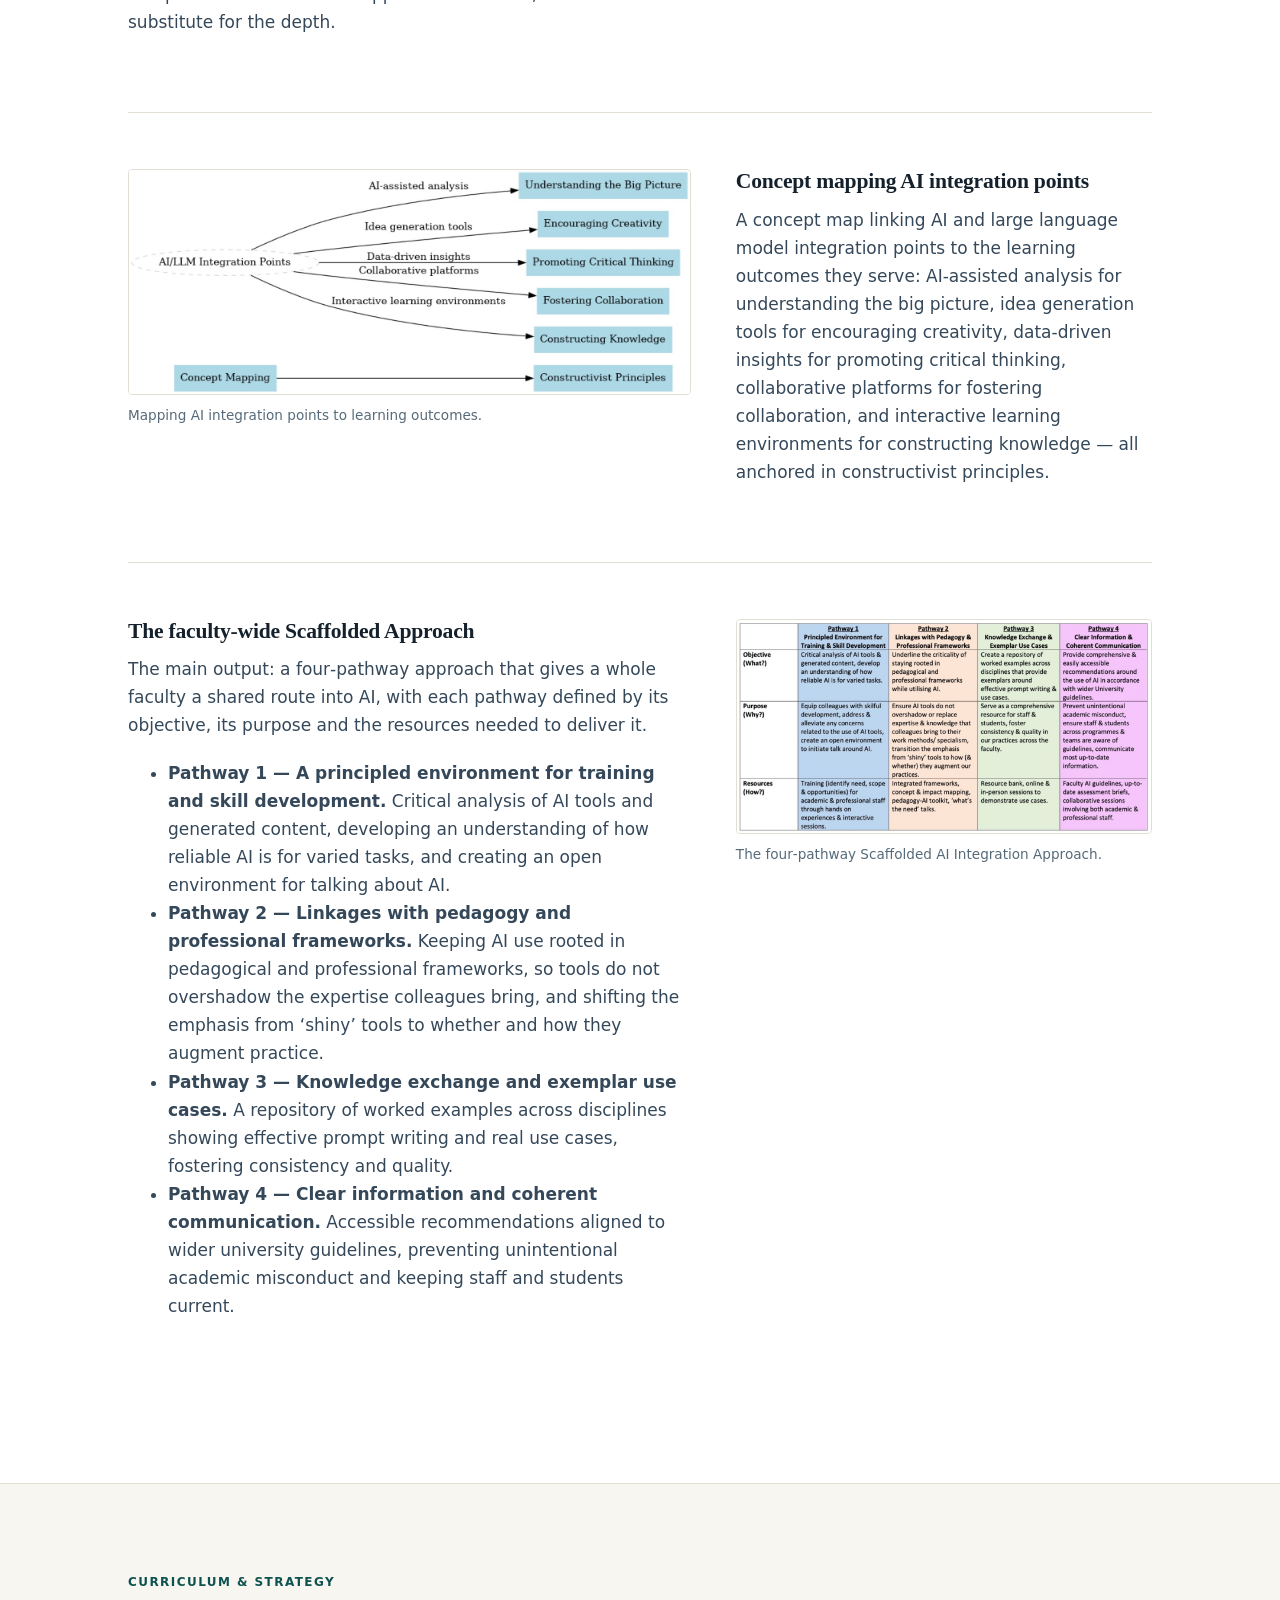
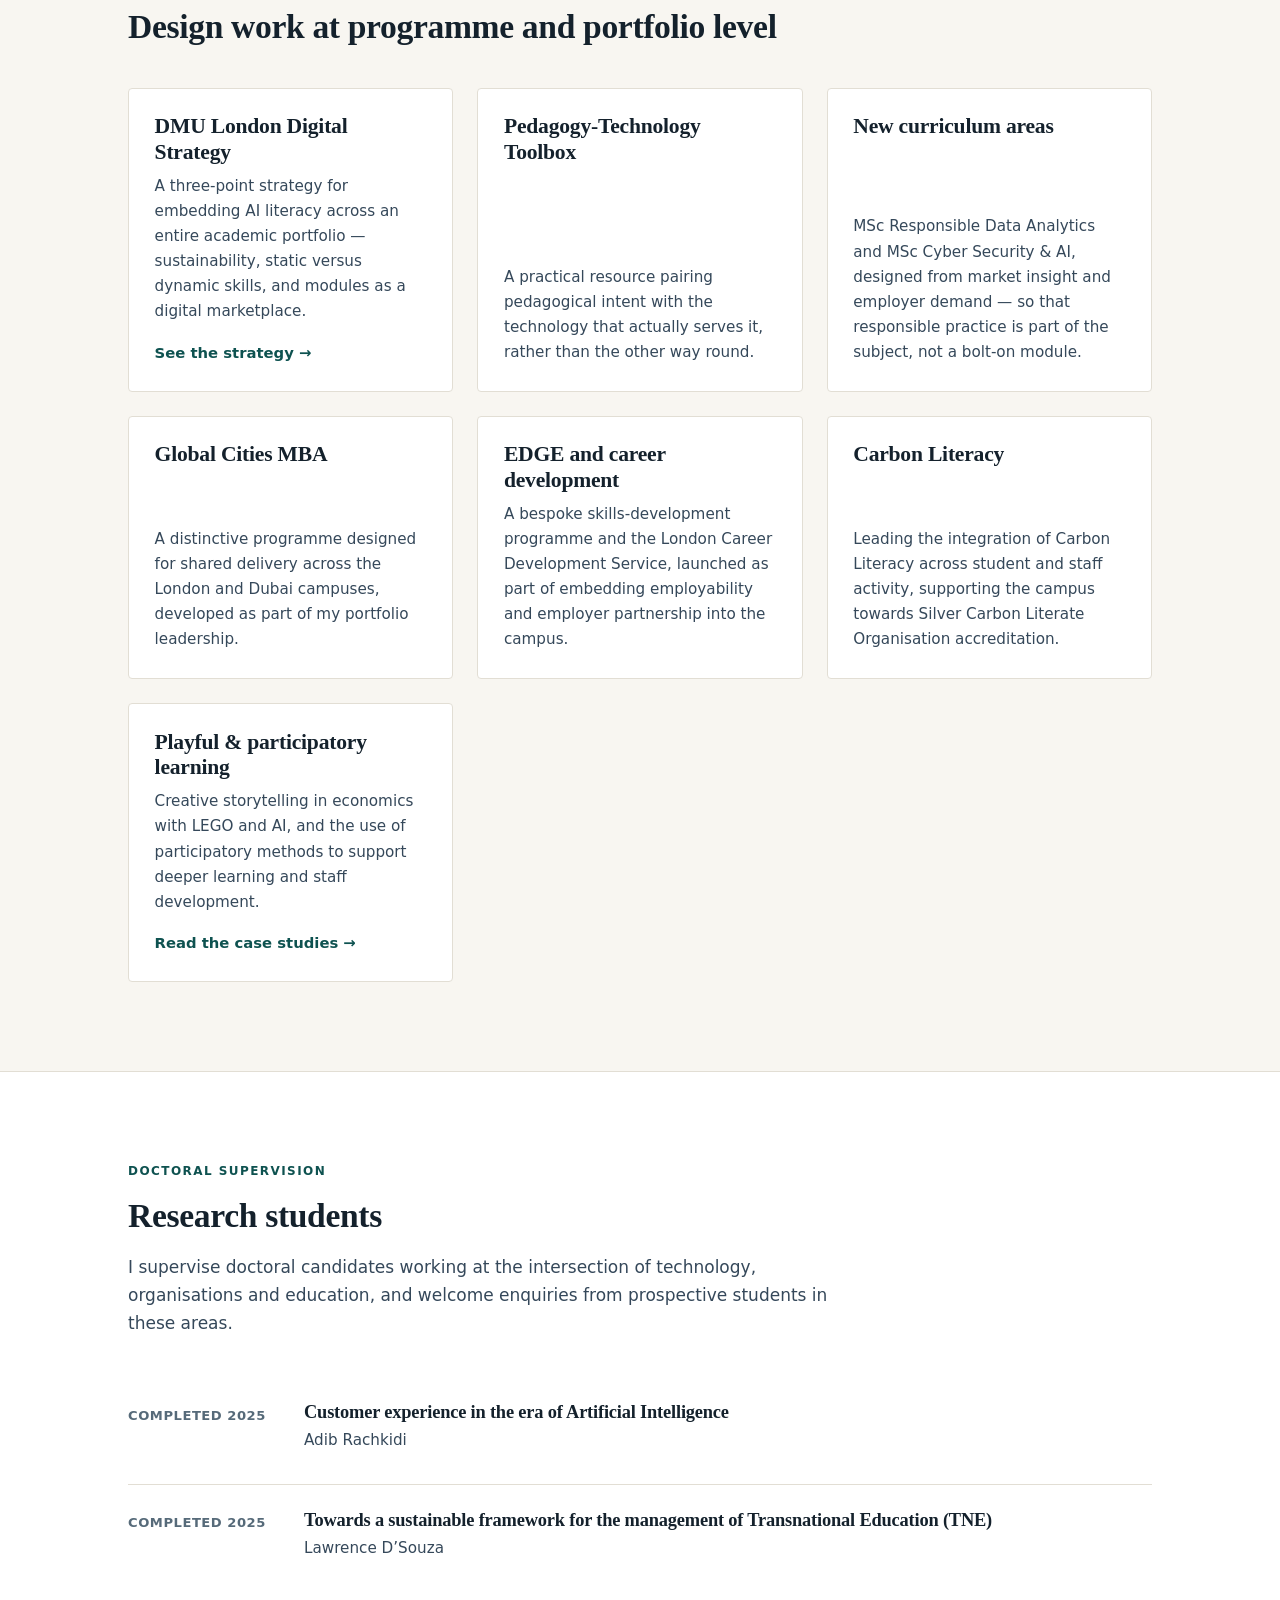
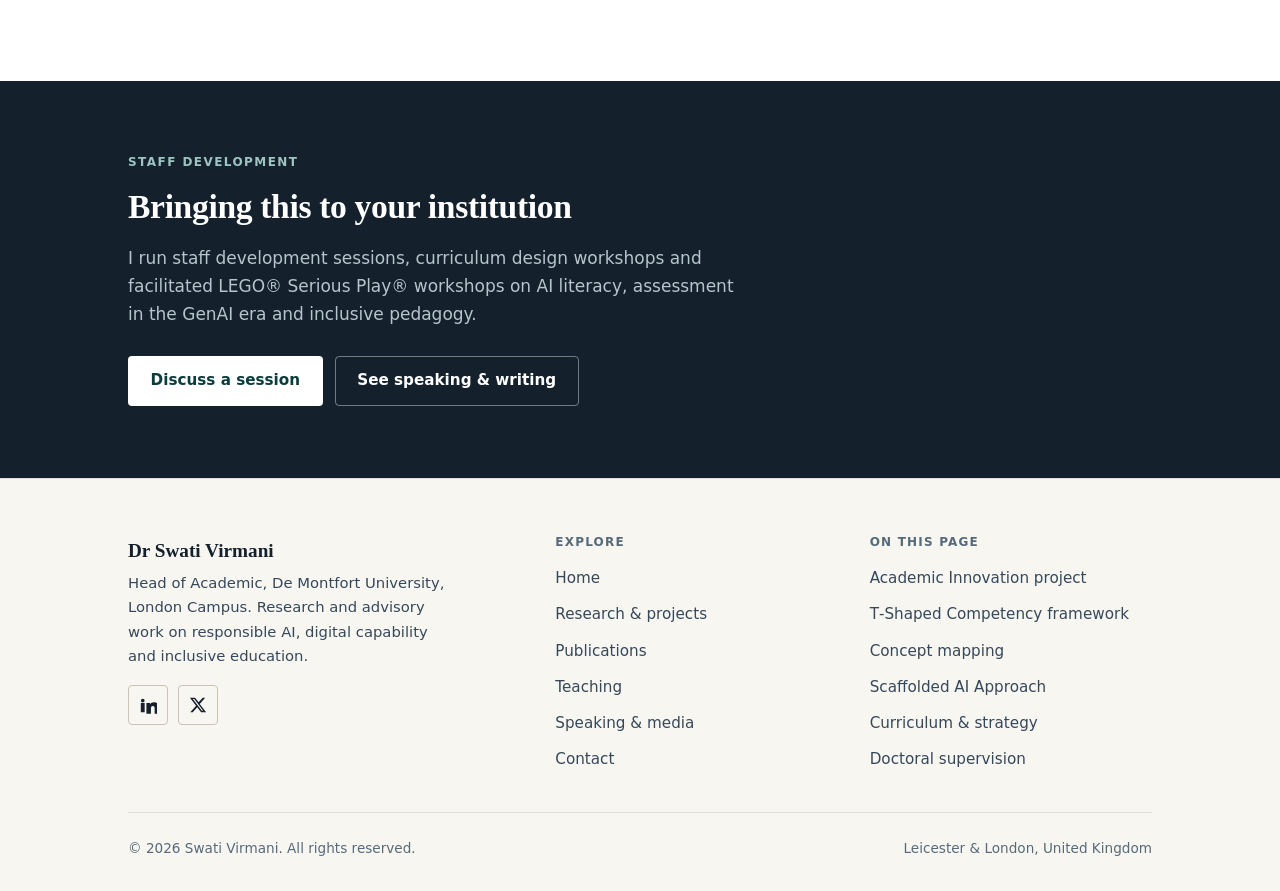
<file: teaching.html>
<!DOCTYPE html>
<html lang="en-GB">
<head>
<meta charset="utf-8">
<meta name="viewport" content="width=device-width, initial-scale=1">
<title>Teaching &amp; Academic Practice — Dr Swati Virmani</title>
<meta name="description" content="Teaching philosophy, curriculum design and academic staff development from Dr Swati Virmani — including the Academic Innovation project, the T-shaped competency framework with AI, and a faculty-wide scaffolded approach to AI.">
<link rel="canonical" href="https://swativirmani.co.uk/teaching">
<meta property="og:type" content="website">
<meta property="og:title" content="Teaching &amp; Academic Practice — Dr Swati Virmani">
<meta property="og:description" content="Curriculum design, AI literacy, academic staff development and playful, participatory pedagogy.">
<meta property="og:image" content="assets/img/portrait.jpg">
<meta name="twitter:card" content="summary_large_image">
<link rel="icon" href="assets/img/favicon.svg">
<link rel="stylesheet" href="assets/css/style.css">
</head>
<body>

<a class="skip-link" href="#main">Skip to content</a>

<header class="site-header">
  <div class="wrap site-header__inner">
    <a class="brand" href="index.html">Dr Swati Virmani<span>AI &middot; Education &middot; Social Impact</span></a>
    <button class="nav-toggle" type="button" aria-expanded="false" aria-controls="primary-nav" aria-label="Open menu">
      <svg class="icon-open" viewBox="0 0 24 24" fill="none" stroke="currentColor" stroke-width="2" aria-hidden="true"><path d="M3 6h18M3 12h18M3 18h18"/></svg>
      <svg class="icon-close" viewBox="0 0 24 24" fill="none" stroke="currentColor" stroke-width="2" aria-hidden="true"><path d="M6 6l12 12M18 6L6 18"/></svg>
    </button>
    <nav class="nav" id="primary-nav" aria-label="Primary">
      <ul>
        <li><a href="index.html">Home</a></li>
        <li><a href="research.html">Research</a></li>
        <li><a href="publications.html">Publications</a></li>
        <li><a href="teaching.html" aria-current="page">Teaching</a></li>
        <li><a href="speaking.html">Speaking &amp; Media</a></li>
        <li><a class="nav__cta" href="contact.html">Contact</a></li>
      </ul>
    </nav>
  </div>
</header>

<main id="main">

  <div class="page-header">
    <div class="wrap">
      <span class="eyebrow">Teaching &amp; academic practice</span>
      <h1>Teaching &amp; academic practice</h1>
      <p class="lede">Scholarship of Teaching and Learning &mdash; curriculum design, AI literacy, academic staff development, and the use of playful and participatory methods to support deeper learning.</p>
    </div>
  </div>

  <!-- Philosophy -->
  <section class="section">
    <div class="wrap two-col">
      <div class="side-head">
        <span class="eyebrow">Approach</span>
        <h2>Pedagogical adaptability is my forte</h2>
        <p class="pull">Technology should widen who gets to take part, not narrow it.</p>
      </div>
      <div class="prose">
        <p>I design creative, digital&#8209;first and student&#8209;centred learning environments, with a particular focus on responsible AI, employability, sustainability and inclusive practice. My work spans curriculum design, academic staff development, enterprise education and AI literacy.</p>
        <p>What connects it is a belief that learning design has to be <strong>adaptable</strong>. Subject expertise does not go out of date, but the tools around it change constantly &mdash; so the job is to help colleagues and students distinguish what endures from what evolves, and to build environments where experimenting with new tools feels safe rather than risky.</p>
        <p>I use playful and participatory methods, including LEGO&reg; Serious Play&reg;, sketch&#8209;noting and concept mapping, because they surface what people actually think &mdash; particularly in rooms where hierarchy or uncertainty would otherwise keep people quiet.</p>

        <h3>Recognition</h3>
        <ul>
          <li><strong>National Teaching Fellow (NTF)</strong>, awarded 2026 &mdash; the UK&rsquo;s national recognition for excellence in teaching and learning in higher education</li>
          <li><strong>Senior Fellow, Advance HE</strong> (SFHEA)</li>
          <li><strong>Social Programme of the Year 2025</strong>, Global Sourcing Association Awards &mdash; for embedding mental health literacies through innovative pedagogy</li>
          <li><strong>University Teacher Fellow</strong>, awarded 2023</li>
          <li><strong>Economics Network Best Lecturer in the UK Award</strong>, 2021</li>
          <li><strong>Faculty of Business &amp; Law Rising Star Award</strong>, 2020</li>
          <li>Nominated, <strong>Student Choice Teaching Awards</strong> &mdash; 2022, 2023 and 2025</li>
        </ul>

        <h3>Professional roles</h3>
        <ul>
          <li><strong>Mentor and Assessor</strong> for Advance HE Fellowships</li>
          <li><strong>Associate</strong> (appointed) of the UK&rsquo;s Economics Network</li>
          <li><strong>Associate Editor</strong>, <em>International Journal of Organizational Analysis</em></li>
          <li><strong>Member</strong>, CIPR AI in PR Panel</li>
          <li><strong>Certified LEGO&reg; Serious Play&reg; Facilitator</strong> and <strong>Carbon Literate Educator</strong></li>
        </ul>
      </div>
    </div>
  </section>

  <!-- Academic Innovation project -->
  <section class="section section--warm" id="academic-innovation">
    <div class="wrap">
      <div class="section-head">
        <span class="eyebrow">Academic Innovation project, 2023&ndash;24</span>
        <h2>Enhance your subject specialism by embracing AI creatively</h2>
        <p class="lede">The project set out to develop enhanced approaches and roadmaps for leveraging AI in ways that align with staff&rsquo;s subject specialisms &mdash; addressing specific learning objectives, enabling personalised learning, promoting critical thinking and supporting student engagement, while keeping a strong connection to educators&rsquo; own expertise.</p>
      </div>

      <div class="two-col">
        <div class="prose">
          <h3>How it worked</h3>
          <ul>
            <li>A thorough review of existing pedagogical practices</li>
            <li>Brainstorming sessions &mdash; &lsquo;What does AI mean for you?&rsquo; &mdash; with both academic and professional staff across faculties</li>
            <li>Innovative facilitation techniques, including LEGO&reg; Serious Play&reg;</li>
            <li>Iterative drafting of frameworks, tested with staff</li>
            <li>Production of a faculty&#8209;wide AI &lsquo;Scaffolded Approach&rsquo;</li>
          </ul>
        </div>
        <figure>
          <img loading="lazy" decoding="async" src="assets/img/lego-serious-play.jpg" width="1400" height="607"
               alt="Three photographs of LEGO Serious Play workshop models built by staff on tables, using coloured bricks, minifigures and pipe cleaners, with handwritten sticky notes attached.">
          <figcaption>LEGO&reg; Serious Play&reg; sessions with academic and professional staff.</figcaption>
        </figure>
      </div>
    </div>
  </section>

  <!-- Frameworks -->
  <section class="section" id="frameworks">
    <div class="wrap">
      <div class="section-head">
        <span class="eyebrow">Outputs</span>
        <h2>Frameworks developed through the project</h2>
      </div>

      <article class="project" id="t-shaped">
        <div>
          <h3>AI solutions embedded in the T&#8209;Shaped Competency framework</h3>
          <p>The T&#8209;shaped model describes a professional with deep discipline&#8209; and industry&#8209;specific knowledge (the vertical stroke) and a breadth of essential collaborative skills (the horizontal). This adaptation maps where AI genuinely augments the horizontal &mdash; solution scaffolding for problem solving, identifying relationships for better inferences in data literacy, and presentation formatting and design augmentation in communication.</p>
          <p>The point is deliberate: AI supports the breadth, but it does not substitute for the depth.</p>
        </div>
        <div class="project__media">
          <figure>
            <img loading="lazy" decoding="async" src="assets/img/t-shaped-framework.jpg" width="1400" height="787"
                 alt="Diagram of a T-shaped competency framework. The horizontal bar is labelled 'ability to work with others in a collaborative way — breadth of essential skills' and contains problem solving, data literacy, communication and personal or functional skills. The vertical bar contains discipline-specific and industry-specific knowledge. Arrows point into the horizontal bar showing where AI helps: solution scaffolding for problem solving, identifying relationships for better inferences in data literacy, and presentation formatting and design augmentation for communication.">
            <figcaption>AI solutions mapped onto the T&#8209;Shaped Competency framework.</figcaption>
          </figure>
        </div>
      </article>

      <article class="project project--flip" id="concept-mapping">
        <div>
          <h3>Concept mapping AI integration points</h3>
          <p>A concept map linking AI and large language model integration points to the learning outcomes they serve: AI&#8209;assisted analysis for understanding the big picture, idea generation tools for encouraging creativity, data&#8209;driven insights for promoting critical thinking, collaborative platforms for fostering collaboration, and interactive learning environments for constructing knowledge &mdash; all anchored in constructivist principles.</p>
        </div>
        <div class="project__media">
          <figure>
            <img loading="lazy" decoding="async" src="assets/img/concept-map-ai.jpg" width="1400" height="558"
                 alt="Concept map with AI and large language model integration points on the left connected by labelled arrows to five outcomes: understanding the big picture via AI-assisted analysis, encouraging creativity via idea generation tools, promoting critical thinking via data-driven insights, fostering collaboration via collaborative platforms, and constructing knowledge via interactive learning environments. A separate row links concept mapping to constructivist principles.">
            <figcaption>Mapping AI integration points to learning outcomes.</figcaption>
          </figure>
        </div>
      </article>

      <article class="project" id="scaffolded">
        <div>
          <h3>The faculty&#8209;wide Scaffolded Approach</h3>
          <p>The main output: a four&#8209;pathway approach that gives a whole faculty a shared route into AI, with each pathway defined by its objective, its purpose and the resources needed to deliver it.</p>
          <ul>
            <li><strong>Pathway 1 &mdash; A principled environment for training and skill development.</strong> Critical analysis of AI tools and generated content, developing an understanding of how reliable AI is for varied tasks, and creating an open environment for talking about AI.</li>
            <li><strong>Pathway 2 &mdash; Linkages with pedagogy and professional frameworks.</strong> Keeping AI use rooted in pedagogical and professional frameworks, so tools do not overshadow the expertise colleagues bring, and shifting the emphasis from &lsquo;shiny&rsquo; tools to whether and how they augment practice.</li>
            <li><strong>Pathway 3 &mdash; Knowledge exchange and exemplar use cases.</strong> A repository of worked examples across disciplines showing effective prompt writing and real use cases, fostering consistency and quality.</li>
            <li><strong>Pathway 4 &mdash; Clear information and coherent communication.</strong> Accessible recommendations aligned to wider university guidelines, preventing unintentional academic misconduct and keeping staff and students current.</li>
          </ul>
        </div>
        <div class="project__media">
          <figure>
            <img loading="lazy" decoding="async" src="assets/img/scaffolded-ai-approach.jpg" width="1400" height="720"
                 alt="Table setting out the faculty-wide scaffolded approach to AI across four pathways, with rows for objective, purpose and resources. Pathway one covers a principled environment for training and skill development; pathway two covers linkages with pedagogy and professional frameworks; pathway three covers knowledge exchange and exemplar use cases; pathway four covers clear information and coherent communication.">
            <figcaption>The four&#8209;pathway Scaffolded AI Integration Approach.</figcaption>
          </figure>
        </div>
      </article>
    </div>
  </section>

  <!-- Curriculum -->
  <section class="section section--warm" id="curriculum">
    <div class="wrap">
      <div class="section-head">
        <span class="eyebrow">Curriculum &amp; strategy</span>
        <h2>Design work at programme and portfolio level</h2>
      </div>
      <div class="card-grid">
        <article class="card">
          <h3>DMU London Digital Strategy</h3>
          <p>A three&#8209;point strategy for embedding AI literacy across an entire academic portfolio &mdash; sustainability, static versus dynamic skills, and modules as a digital marketplace.</p>
          <a class="card__link" href="research.html#digital-strategy">See the strategy</a>
        </article>
        <article class="card">
          <h3>Pedagogy&#8209;Technology Toolbox</h3>
          <p>A practical resource pairing pedagogical intent with the technology that actually serves it, rather than the other way round.</p>
        </article>
        <article class="card">
          <h3>New curriculum areas</h3>
          <p>MSc Responsible Data Analytics and MSc Cyber Security &amp; AI, designed from market insight and employer demand &mdash; so that responsible practice is part of the subject, not a bolt&#8209;on module.</p>
        </article>
        <article class="card">
          <h3>Global Cities MBA</h3>
          <p>A distinctive programme designed for shared delivery across the London and Dubai campuses, developed as part of my portfolio leadership.</p>
        </article>
        <article class="card">
          <h3>EDGE and career development</h3>
          <p>A bespoke skills&#8209;development programme and the London Career Development Service, launched as part of embedding employability and employer partnership into the campus.</p>
        </article>
        <article class="card">
          <h3>Carbon Literacy</h3>
          <p>Leading the integration of Carbon Literacy across student and staff activity, supporting the campus towards Silver Carbon Literate Organisation accreditation.</p>
        </article>
        <article class="card">
          <h3>Playful &amp; participatory learning</h3>
          <p>Creative storytelling in economics with LEGO and AI, and the use of participatory methods to support deeper learning and staff development.</p>
          <a class="card__link" href="speaking.html#writing">Read the case studies</a>
        </article>
      </div>
    </div>
  </section>

  <!-- Doctoral supervision -->
  <section class="section" id="supervision">
    <div class="wrap">
      <div class="section-head">
        <span class="eyebrow">Doctoral supervision</span>
        <h2>Research students</h2>
        <p>I supervise doctoral candidates working at the intersection of technology, organisations and education, and welcome enquiries from prospective students in these areas.</p>
      </div>
      <ul class="entry-list">
        <li class="entry">
          <div class="entry__date">Completed 2025</div>
          <div>
            <h3 class="entry__title">Customer experience in the era of Artificial Intelligence</h3>
            <p class="entry__host">Adib Rachkidi</p>
          </div>
        </li>
        <li class="entry">
          <div class="entry__date">Completed 2025</div>
          <div>
            <h3 class="entry__title">Towards a sustainable framework for the management of Transnational Education (TNE)</h3>
            <p class="entry__host">Lawrence D&rsquo;Souza</p>
          </div>
        </li>
      </ul>
    </div>
  </section>

  <section class="cta-band">
    <div class="wrap">
      <span class="eyebrow eyebrow--light">Staff development</span>
      <h2>Bringing this to your institution</h2>
      <p>I run staff development sessions, curriculum design workshops and facilitated LEGO&reg; Serious Play&reg; workshops on AI literacy, assessment in the GenAI era and inclusive pedagogy.</p>
      <div class="btn-row">
        <a class="btn btn--light" href="contact.html">Discuss a session</a>
        <a class="btn btn--outline-light" href="speaking.html">See speaking &amp; writing</a>
      </div>
    </div>
  </section>

</main>

<footer class="site-footer">
  <div class="wrap">
    <div class="site-footer__grid">
      <div>
        <p class="site-footer__name">Dr Swati Virmani</p>
        <p class="site-footer__blurb">Head of Academic, De Montfort University, London Campus. Research and advisory work on responsible AI, digital capability and inclusive education.</p>
        <div class="social">
          <a href="https://uk.linkedin.com/in/swati-virmani-5b52a013" rel="noopener" aria-label="Swati Virmani on LinkedIn">
            <svg viewBox="0 0 24 24" aria-hidden="true"><path d="M4.98 3.5a2.5 2.5 0 1 1 0 5 2.5 2.5 0 0 1 0-5zM2.4 21.5h5.16V9.2H2.4v12.3zM9.9 9.2h4.95v1.68h.07c.69-1.24 2.38-2.55 4.9-2.55 5.24 0 6.2 3.32 6.2 7.64v7.53h-5.16v-6.68c0-1.6-.03-3.65-2.3-3.65-2.3 0-2.65 1.74-2.65 3.54v6.79H9.9V9.2z"/></svg>
          </a>
          <a href="https://x.com/swativirmani8" rel="noopener" aria-label="Swati Virmani on X">
            <svg viewBox="0 0 24 24" aria-hidden="true"><path d="M18.24 2.25h3.31l-7.23 8.26 8.5 11.24h-6.65l-5.22-6.82-5.96 6.82H1.68l7.73-8.84L1.25 2.25h6.82l4.71 6.23 5.46-6.23zm-1.16 17.52h1.83L7.02 4.13H5.06l12.02 15.64z"/></svg>
          </a>
        </div>
      </div>
      <div>
        <h2>Explore</h2>
        <ul>
          <li><a href="index.html">Home</a></li>
          <li><a href="research.html">Research &amp; projects</a></li>
          <li><a href="publications.html">Publications</a></li>
          <li><a href="teaching.html">Teaching</a></li>
          <li><a href="speaking.html">Speaking &amp; media</a></li>
          <li><a href="contact.html">Contact</a></li>
        </ul>
      </div>
      <div>
        <h2>On this page</h2>
        <ul>
          <li><a href="teaching.html#academic-innovation">Academic Innovation project</a></li>
          <li><a href="teaching.html#t-shaped">T&#8209;Shaped Competency framework</a></li>
          <li><a href="teaching.html#concept-mapping">Concept mapping</a></li>
          <li><a href="teaching.html#scaffolded">Scaffolded AI Approach</a></li>
          <li><a href="teaching.html#curriculum">Curriculum &amp; strategy</a></li>
          <li><a href="teaching.html#supervision">Doctoral supervision</a></li>
        </ul>
      </div>
    </div>
    <div class="site-footer__legal">
      <p>&copy; 2026 Swati Virmani. All rights reserved.</p>
      <p>Leicester &amp; London, United Kingdom</p>
    </div>
  </div>
</footer>

<script src="assets/js/site.js"></script>
</body>
</html>
</file>
<file: assets/css/style.css>
/* ==========================================================================
   Dr Swati Virmani — site stylesheet
   Single stylesheet for all pages. No build step, no external dependencies.
   ========================================================================== */

/* --- Design tokens ------------------------------------------------------ */
:root {
  /* Ink */
  --ink:        #14212c;
  --ink-body:   #35485a;
  --ink-meta:   #566a79;   /* darkened so small meta text clears WCAG AA on both paper tones */

  /* Paper */
  --paper:      #ffffff;
  --paper-warm: #f8f6f1;
  --paper-deep: #14212c;

  /* Accent — deep teal reads as considered and institutional, not corporate */
  --accent:      #0e5250;
  --accent-dark: #0a3d3b;
  --accent-tint: #e8f0ef;
  --ochre:       #9a6425;

  /* Lines */
  --line:        #e2ded4;
  --line-strong: #c9c4b6;

  /* Type */
  --serif: "Iowan Old Style", "Charter", "Palatino Linotype", Palatino, Georgia, "Times New Roman", serif;
  --sans:  system-ui, -apple-system, "Segoe UI", Roboto, "Helvetica Neue", Arial, sans-serif;

  /* Measure & rhythm */
  --measure: 68ch;
  --wrap:    1120px;
  --wrap-narrow: 780px;
  --gutter:  clamp(1.25rem, 5vw, 3rem);

  --radius: 4px;
  --shadow: 0 1px 2px rgba(20, 33, 44, .05), 0 8px 24px -12px rgba(20, 33, 44, .16);
}

/* --- Reset -------------------------------------------------------------- */
*, *::before, *::after { box-sizing: border-box; }

html { -webkit-text-size-adjust: 100%; scroll-behavior: smooth; }
@media (prefers-reduced-motion: reduce) {
  html { scroll-behavior: auto; }
  *, *::before, *::after { animation-duration: .01ms !important; transition-duration: .01ms !important; }
}

body {
  margin: 0;
  background: var(--paper);
  color: var(--ink-body);
  font-family: var(--sans);
  font-size: 1.0625rem;      /* 17px */
  line-height: 1.65;
  -webkit-font-smoothing: antialiased;
  text-rendering: optimizeLegibility;
}

img { max-width: 100%; height: auto; display: block; }

h1, h2, h3, h4 {
  font-family: var(--serif);
  color: var(--ink);
  font-weight: 600;
  line-height: 1.2;
  margin: 0 0 .5em;
  letter-spacing: -.01em;
}

h1 { font-size: clamp(2.1rem, 1.5rem + 2.5vw, 3.25rem); line-height: 1.1; }
h2 { font-size: clamp(1.55rem, 1.3rem + 1.1vw, 2.1rem); }
h3 { font-size: clamp(1.15rem, 1.05rem + .4vw, 1.35rem); }
h4 { font-size: 1.0625rem; font-family: var(--sans); font-weight: 650; }

p  { margin: 0 0 1.15em; max-width: var(--measure); }
ul, ol { max-width: var(--measure); }

a { color: var(--accent); text-decoration-thickness: 1px; text-underline-offset: .18em; }
a:hover { color: var(--accent-dark); }

:focus-visible {
  outline: 3px solid var(--accent);
  outline-offset: 2px;
  border-radius: 2px;
}

/* --- Utilities ---------------------------------------------------------- */
.wrap        { width: 100%; max-width: var(--wrap); margin-inline: auto; padding-inline: var(--gutter); }
.wrap-narrow { width: 100%; max-width: var(--wrap-narrow); margin-inline: auto; padding-inline: var(--gutter); }

.visually-hidden {
  position: absolute; width: 1px; height: 1px; margin: -1px;
  padding: 0; overflow: hidden; clip: rect(0 0 0 0); white-space: nowrap; border: 0;
}

.skip-link {
  position: absolute; left: 50%; transform: translateX(-50%) translateY(-120%);
  z-index: 200; background: var(--ink); color: #fff; padding: .75rem 1.25rem;
  border-radius: 0 0 var(--radius) var(--radius); text-decoration: none; font-weight: 600;
  transition: transform .15s ease;
}
.skip-link:focus { transform: translateX(-50%) translateY(0); color: #fff; }

.eyebrow {
  font-family: var(--sans);
  font-size: .75rem;
  font-weight: 650;
  letter-spacing: .12em;
  text-transform: uppercase;
  color: var(--accent);
  margin: 0 0 .9rem;
  display: block;
}
.eyebrow--light { color: #9dc4c1; }

.lede {
  font-size: clamp(1.125rem, 1.05rem + .35vw, 1.3rem);
  line-height: 1.55;
  color: var(--ink);
}

.section       { padding-block: clamp(3.5rem, 7vw, 6rem); }
.section--warm { background: var(--paper-warm); }
.section--tight{ padding-block: clamp(2.5rem, 5vw, 4rem); }
.section + .section--warm, .section--warm + .section { border-top: 1px solid var(--line); }

.section-head { margin-bottom: 2.5rem; }
.section-head p { color: var(--ink-body); }

/* --- Header / navigation ------------------------------------------------
   Present on every page — the previous site only had a menu on the homepage. */
.site-header {
  position: sticky; top: 0; z-index: 100;
  background: rgba(255,255,255,.94);
  backdrop-filter: saturate(180%) blur(12px);
  -webkit-backdrop-filter: saturate(180%) blur(12px);
  border-bottom: 1px solid var(--line);
}

.site-header__inner {
  display: flex; align-items: center; justify-content: space-between;
  gap: 1rem; min-height: 68px;
}

.brand {
  font-family: var(--serif);
  font-size: 1.15rem; font-weight: 600; color: var(--ink);
  text-decoration: none; letter-spacing: -.01em; line-height: 1.2;
  display: flex; flex-direction: column;
}
.brand span {
  font-family: var(--sans); font-size: .7rem; font-weight: 550;
  letter-spacing: .08em; text-transform: uppercase; color: var(--ink-meta);
  margin-top: .15rem;
}
.brand:hover { color: var(--accent); }

.nav-toggle {
  display: none;
  width: 46px; height: 46px;
  align-items: center; justify-content: center;
  background: none; border: 1px solid var(--line-strong); border-radius: var(--radius);
  color: var(--ink); cursor: pointer; padding: 0;
}
.nav-toggle svg { width: 22px; height: 22px; }
.nav-toggle .icon-close { display: none; }
.nav-toggle[aria-expanded="true"] .icon-open  { display: none; }
.nav-toggle[aria-expanded="true"] .icon-close { display: block; }

.nav ul {
  list-style: none; display: flex; align-items: center;
  gap: clamp(.5rem, 1.6vw, 1.5rem); margin: 0; padding: 0; max-width: none;
}
.nav a {
  display: block; padding: .55rem .25rem;
  color: var(--ink-body); text-decoration: none;
  font-size: .95rem; font-weight: 500;
  border-bottom: 2px solid transparent;
}
.nav a:hover { color: var(--accent); }
.nav a[aria-current="page"] { color: var(--ink); font-weight: 650; border-bottom-color: var(--accent); }

.nav__cta {
  background: var(--accent); color: #fff !important; border-radius: var(--radius);
  padding: .55rem 1rem !important; border-bottom: 0 !important; font-weight: 600 !important;
}
.nav__cta:hover { background: var(--accent-dark); }

@media (max-width: 900px) {
  .nav-toggle { display: flex; }
  .nav {
    position: absolute; inset: 100% 0 auto 0;
    background: var(--paper); border-bottom: 1px solid var(--line);
    box-shadow: var(--shadow);
    display: none;
  }
  .nav.is-open { display: block; }
  .nav ul { flex-direction: column; align-items: stretch; gap: 0; padding: .5rem var(--gutter) 1.25rem; }
  .nav a { padding: .85rem 0; border-bottom: 1px solid var(--line); }
  .nav a[aria-current="page"] { border-bottom-color: var(--line); }
  .nav li:last-child a { border-bottom: 0; }
  .nav__cta { text-align: center; margin-top: .75rem; padding: .85rem 1rem !important; }
}

/* --- Hero --------------------------------------------------------------- */
.hero { padding-block: clamp(3rem, 6vw, 5.5rem) clamp(2.5rem, 5vw, 4rem); }

.hero__grid {
  display: grid; gap: clamp(2rem, 4vw, 3.5rem);
  grid-template-columns: minmax(0, 1fr) 430px; align-items: center;
}
@media (max-width: 900px) {
  .hero__grid { grid-template-columns: 1fr; }
  .hero__portrait { order: -1; max-width: 100%; }
}

.hero h1 { margin-bottom: .35em; }

.hero__postnominals {
  font-family: var(--sans); font-size: .78rem; font-weight: 700;
  letter-spacing: .16em; text-transform: uppercase; color: var(--accent);
  margin: -.15rem 0 .9rem;
}

.hero__role {
  font-family: var(--sans); font-size: 1.0625rem; font-weight: 600;
  color: var(--ink); margin: 0 0 1.25rem;
}
.hero__role em { font-style: normal; color: var(--ink-meta); font-weight: 500; }
.hero__role br { line-height: 1.9; }

.hero__statement {
  font-size: clamp(1.125rem, 1.05rem + .4vw, 1.35rem);
  line-height: 1.5; color: var(--ink); max-width: 34ch;
  border-left: 3px solid var(--accent); padding-left: 1.15rem; margin: 0 0 1.75rem;
}
.hero__portrait img {
  border-radius: var(--radius); box-shadow: var(--shadow); width: 100%;
}
.hero__actions { display: flex; flex-wrap: wrap; gap: .75rem; }

/* --- Buttons ------------------------------------------------------------ */
.btn {
  display: inline-flex; align-items: center; gap: .5rem;
  min-height: 46px; padding: .7rem 1.35rem;
  font-family: var(--sans); font-size: .95rem; font-weight: 600;
  border-radius: var(--radius); text-decoration: none; border: 1px solid transparent;
  transition: background-color .15s ease, color .15s ease, border-color .15s ease;
}
.btn--primary { background: var(--accent); color: #fff; }
.btn--primary:hover { background: var(--accent-dark); color: #fff; }
.btn--ghost { border-color: var(--line-strong); color: var(--ink); background: transparent; }
.btn--ghost:hover { border-color: var(--accent); color: var(--accent); }
.btn--light { background: #fff; color: var(--accent-dark); }
.btn--light:hover { background: var(--accent-tint); color: var(--accent-dark); }
.btn--outline-light { border-color: rgba(255,255,255,.4); color: #fff; }
.btn--outline-light:hover { border-color: #fff; color: #fff; background: rgba(255,255,255,.08); }

/* --- Credential strip --------------------------------------------------- */
.credentials {
  border-block: 1px solid var(--line);
  background: var(--paper-warm);
  padding-block: 1.75rem;
}
.credentials ul {
  list-style: none; margin: 0; padding: 0; max-width: none;
  display: flex; flex-wrap: wrap; gap: .6rem .5rem;
}
.credentials li {
  font-size: .875rem; font-weight: 550; color: var(--ink);
  background: var(--paper); border: 1px solid var(--line);
  border-radius: 100px; padding: .4rem .9rem;
}
.credentials li:has(strong) {
  border-color: var(--accent); background: var(--accent-tint);
}
.credentials li strong { color: var(--accent-dark); font-weight: 700; }
.credentials li em { font-style: italic; }

/* --- Prose blocks ------------------------------------------------------- */
.prose h3 { margin-top: 2.25rem; }
.prose h3:first-child { margin-top: 0; }
.prose > *:last-child { margin-bottom: 0; }

.two-col {
  display: grid; gap: clamp(2rem, 4vw, 3.5rem);
  grid-template-columns: 1fr 1fr; align-items: start;
}
@media (max-width: 820px) { .two-col { grid-template-columns: 1fr; } }

.side-head { position: sticky; top: 96px; }
@media (max-width: 820px) { .side-head { position: static; } }

/* --- Theme / interest tiles --------------------------------------------- */
.themes {
  list-style: none; margin: 0 0 2rem; padding: 0; max-width: none;
  display: grid; gap: 1px; background: var(--line);
  grid-template-columns: repeat(auto-fit, minmax(215px, 1fr));
  border: 1px solid var(--line); border-radius: var(--radius); overflow: hidden;
}
.themes li { background: var(--paper); padding: 1.5rem 1.35rem; }
.themes strong {
  display: block; font-family: var(--serif); font-size: 1.1rem;
  color: var(--ink); margin-bottom: .4rem; font-weight: 600;
}
.themes span { font-size: .925rem; color: var(--ink-body); display: block; line-height: 1.5; }

/* --- Cards -------------------------------------------------------------- */
.card-grid {
  display: grid; gap: 1.5rem;
  grid-template-columns: repeat(auto-fit, minmax(280px, 1fr));
}
.card {
  background: var(--paper); border: 1px solid var(--line);
  border-radius: var(--radius); padding: 1.6rem;
  display: flex; flex-direction: column;
}
.card h3 { margin-bottom: .5rem; }
.card p  { font-size: .95rem; margin-bottom: 1rem; }
.card > *:last-child { margin-bottom: 0; margin-top: auto; }
.card__meta {
  font-size: .78rem; font-weight: 650; letter-spacing: .08em; text-transform: uppercase;
  color: var(--ochre); margin: 0 0 .6rem;
}
.card__link { font-size: .925rem; font-weight: 600; text-decoration: none; }
.card__link:hover { text-decoration: underline; }
.card__link::after { content: " →"; }

/* --- Projects ----------------------------------------------------------- */
.project {
  display: grid; gap: clamp(1.75rem, 3.5vw, 3rem);
  grid-template-columns: minmax(0, 1.15fr) minmax(0, .85fr);
  align-items: start;
  padding-block: clamp(2.5rem, 5vw, 3.5rem);
  border-top: 1px solid var(--line);
}
.project:first-of-type { border-top: 0; padding-top: 0; }
.project--flip .project__media { order: -1; }
@media (max-width: 860px) {
  .project { grid-template-columns: 1fr; }
  .project--flip .project__media { order: 0; }
}

.project__eyebrow {
  font-size: .75rem; font-weight: 650; letter-spacing: .1em; text-transform: uppercase;
  color: var(--ochre); margin: 0 0 .6rem;
}
.project h2 { margin-bottom: .35rem; }
.project__sub {
  font-family: var(--serif); font-style: italic; font-size: 1.075rem;
  color: var(--ink-meta); margin-bottom: 1.1rem;
}
.project__facts {
  list-style: none; margin: 0 0 1.25rem; padding: 1rem 0 0; max-width: none;
  border-top: 1px solid var(--line);
  display: grid; gap: .5rem;
}
.project__facts li { display: flex; gap: .75rem; font-size: .9rem; }
.project__facts dt, .project__facts b {
  min-width: 92px; flex-shrink: 0; color: var(--ink-meta);
  font-weight: 600; font-size: .78rem; letter-spacing: .06em; text-transform: uppercase;
  padding-top: .12rem;
}
.project__facts span { color: var(--ink); }

figure { margin: 0; }
figure img { border: 1px solid var(--line); border-radius: var(--radius); width: 100%; }
figcaption {
  font-size: .85rem; color: var(--ink-meta); margin-top: .7rem; line-height: 1.45;
}

/* --- Framework gallery -------------------------------------------------- */
.frameworks {
  display: grid; gap: 1.75rem;
  grid-template-columns: 1fr;
}
/* Two-up keeps the four frameworks balanced and the diagrams legible. */
@media (min-width: 720px) {
  .frameworks { grid-template-columns: repeat(2, minmax(0, 1fr)); }
}
.framework {
  background: var(--paper); border: 1px solid var(--line); border-radius: var(--radius);
  overflow: hidden; display: flex; flex-direction: column;
}
.framework img {
  width: 100%; aspect-ratio: 4 / 3; object-fit: contain;
  background: #fff; border-bottom: 1px solid var(--line); padding: .75rem;
}
.framework__body { padding: 1.35rem; }
.framework__body h3 { font-size: 1.075rem; margin-bottom: .4rem; }
.framework__body p  { font-size: .9rem; margin: 0; color: var(--ink-body); }

/* --- Publications ------------------------------------------------------- */
.pub-group { margin-bottom: 3rem; }
.pub-group:last-child { margin-bottom: 0; }
.pub-group > h2 {
  font-size: 1.3rem; padding-bottom: .6rem; margin-bottom: 1.25rem;
  border-bottom: 2px solid var(--ink);
}
.pub-list { list-style: none; margin: 0; padding: 0; max-width: none; }
.pub-list li {
  padding: 1.1rem 0 1.1rem 3.4rem; border-bottom: 1px solid var(--line);
  position: relative; max-width: 78ch;
}
.pub-list li:last-child { border-bottom: 0; }
.pub-year {
  position: absolute; left: 0; top: 1.15rem;
  font-family: var(--sans); font-size: .8rem; font-weight: 700;
  color: var(--ink-meta); letter-spacing: .02em;
}
.pub-title { color: var(--ink); font-weight: 600; display: block; margin-bottom: .2rem; }
.pub-meta  { font-size: .9rem; color: var(--ink-body); display: block; }
.pub-meta em { font-style: italic; }
.pub-link  { font-size: .85rem; font-weight: 600; display: inline-block; margin-top: .35rem; }

/* --- Talks & writing lists ---------------------------------------------- */
.entry-list { list-style: none; margin: 0; padding: 0; max-width: none; }
.entry {
  display: grid; grid-template-columns: 152px minmax(0, 1fr);
  gap: 1.5rem; padding: 1.5rem 0; border-bottom: 1px solid var(--line);
}
.entry:last-child { border-bottom: 0; }
@media (max-width: 700px) { .entry { grid-template-columns: 1fr; gap: .4rem; } }

.entry__date {
  font-size: .82rem; font-weight: 650; letter-spacing: .04em;
  color: var(--ink-meta); text-transform: uppercase; padding-top: .2rem;
}
.entry__title { font-family: var(--serif); font-size: 1.15rem; color: var(--ink); margin: 0 0 .3rem; font-weight: 600; }
.entry__title a { text-decoration: none; color: inherit; }
.entry__title a:hover { color: var(--accent); text-decoration: underline; }
.entry__host { font-size: .95rem; color: var(--ink-body); margin: 0 0 .4rem; }
.entry__host strong { color: var(--ink); font-weight: 600; }
.entry__note { font-size: .9rem; color: var(--ink-meta); margin: 0; }
.entry__tag {
  display: inline-block; font-size: .72rem; font-weight: 650; letter-spacing: .08em;
  text-transform: uppercase; color: var(--accent); background: var(--accent-tint);
  padding: .2rem .55rem; border-radius: 3px; margin-bottom: .5rem;
}

/* --- Talk poster gallery ------------------------------------------------ */
/* Six posters — three-up keeps both rows full. */
.poster-grid {
  display: grid; gap: 1.25rem; margin-top: 2.5rem;
  grid-template-columns: repeat(2, minmax(0, 1fr));
}
@media (min-width: 720px) {
  .poster-grid { grid-template-columns: repeat(3, minmax(0, 1fr)); }
}
.poster-grid figure { display: flex; flex-direction: column; }
.poster-grid img {
  aspect-ratio: 1 / 1; object-fit: cover; object-position: top center;
  border: 1px solid var(--line); border-radius: var(--radius);
}
.poster-grid figcaption { font-size: .8rem; }

/* --- Audience blocks ---------------------------------------------------- */
.audience {
  display: grid; gap: 1.5rem;
  grid-template-columns: repeat(auto-fit, minmax(275px, 1fr));
}
.audience article {
  background: var(--paper); border: 1px solid var(--line);
  border-top: 3px solid var(--accent);
  border-radius: var(--radius); padding: 1.75rem 1.5rem;
}
.audience h3 { font-size: 1.15rem; margin-bottom: .65rem; }
.audience p  { font-size: .95rem; margin-bottom: .9rem; }
.audience ul { margin: 0; padding-left: 1.1rem; font-size: .925rem; }
.audience li { margin-bottom: .4rem; }
.audience li::marker { color: var(--accent); }

/* --- Quote / pull ------------------------------------------------------- */
.pull {
  font-family: var(--serif); font-size: clamp(1.3rem, 1.1rem + 1vw, 1.75rem);
  line-height: 1.4; color: var(--ink); max-width: 26ch;
  margin: 0; padding-left: 1.25rem; border-left: 3px solid var(--ochre);
}

/* --- CTA band ----------------------------------------------------------- */
.cta-band {
  background: var(--paper-deep); color: #dfe7ea;
  padding-block: clamp(3rem, 6vw, 4.5rem);
}
.cta-band h2 { color: #fff; }
.cta-band p  { color: #b6c4cc; max-width: 56ch; }
.cta-band .btn-row { display: flex; flex-wrap: wrap; gap: .75rem; margin-top: 1.75rem; }

/* --- Contact ------------------------------------------------------------ */
.contact-grid {
  display: grid; gap: clamp(2rem, 4vw, 3.5rem);
  grid-template-columns: minmax(0, 1.1fr) minmax(0, .9fr); align-items: start;
}
@media (max-width: 820px) { .contact-grid { grid-template-columns: 1fr; } }

.contact-list { list-style: none; margin: 0; padding: 0; max-width: none; }
.contact-list li { padding: 1.1rem 0; border-bottom: 1px solid var(--line); }
.contact-list li:last-child { border-bottom: 0; }
.contact-list dt, .contact-list .label {
  font-size: .75rem; font-weight: 650; letter-spacing: .1em; text-transform: uppercase;
  color: var(--ink-meta); display: block; margin-bottom: .3rem;
}
.contact-list a, .contact-list .value { font-size: 1.05rem; color: var(--ink); font-weight: 550; }
.contact-list a { color: var(--accent); }

.note {
  background: var(--accent-tint); border-left: 3px solid var(--accent);
  padding: 1.1rem 1.25rem; border-radius: 0 var(--radius) var(--radius) 0;
  font-size: .925rem; margin: 0 0 1.5rem; max-width: var(--measure);
}
.note strong { color: var(--accent-dark); }

/* --- Footer ------------------------------------------------------------- */
.site-footer {
  background: var(--paper-warm); border-top: 1px solid var(--line);
  padding-block: clamp(2.5rem, 5vw, 3.5rem) 2rem; margin-top: 0;
}
.site-footer__grid {
  display: grid; gap: 2rem;
  grid-template-columns: minmax(0, 1.4fr) repeat(2, minmax(0, 1fr));
  padding-bottom: 2rem; border-bottom: 1px solid var(--line);
}
@media (max-width: 760px) { .site-footer__grid { grid-template-columns: 1fr; gap: 1.75rem; } }

.site-footer h2 {
  font-family: var(--sans); font-size: .75rem; font-weight: 650;
  letter-spacing: .1em; text-transform: uppercase; color: var(--ink-meta); margin-bottom: .9rem;
}
.site-footer ul { list-style: none; margin: 0; padding: 0; max-width: none; }
.site-footer li { margin-bottom: .5rem; }
.site-footer a { color: var(--ink-body); text-decoration: none; font-size: .95rem; }
.site-footer a:hover { color: var(--accent); text-decoration: underline; }
.site-footer__name { font-family: var(--serif); font-size: 1.2rem; color: var(--ink); margin-bottom: .3rem; font-weight: 600; }
.site-footer__blurb { font-size: .925rem; max-width: 34ch; margin-bottom: 1rem; }
.site-footer__legal {
  padding-top: 1.5rem; font-size: .85rem; color: var(--ink-meta);
  display: flex; flex-wrap: wrap; gap: .5rem 1.5rem; justify-content: space-between;
}
.site-footer__legal p { margin: 0; max-width: none; }

.social { display: flex; gap: .6rem; }
.social a {
  width: 40px; height: 40px; display: inline-flex; align-items: center; justify-content: center;
  border: 1px solid var(--line-strong); border-radius: var(--radius); color: var(--ink);
}
.social a:hover { border-color: var(--accent); color: var(--accent); background: var(--paper); }
.social svg { width: 18px; height: 18px; fill: currentColor; }

/* --- Page header (interior pages) --------------------------------------- */
.page-header {
  background: var(--paper-warm); border-bottom: 1px solid var(--line);
  padding-block: clamp(2.5rem, 5vw, 4rem);
}
.page-header h1 { margin-bottom: .4em; }
.page-header .lede { max-width: 60ch; margin-bottom: 0; }

/* --- Print -------------------------------------------------------------- */
@media print {
  .site-header, .site-footer, .cta-band, .nav-toggle, .skip-link { display: none !important; }
  body { font-size: 11pt; color: #000; }
  a { color: #000; text-decoration: underline; }
  .section { padding-block: 1rem; }
}
</file>
